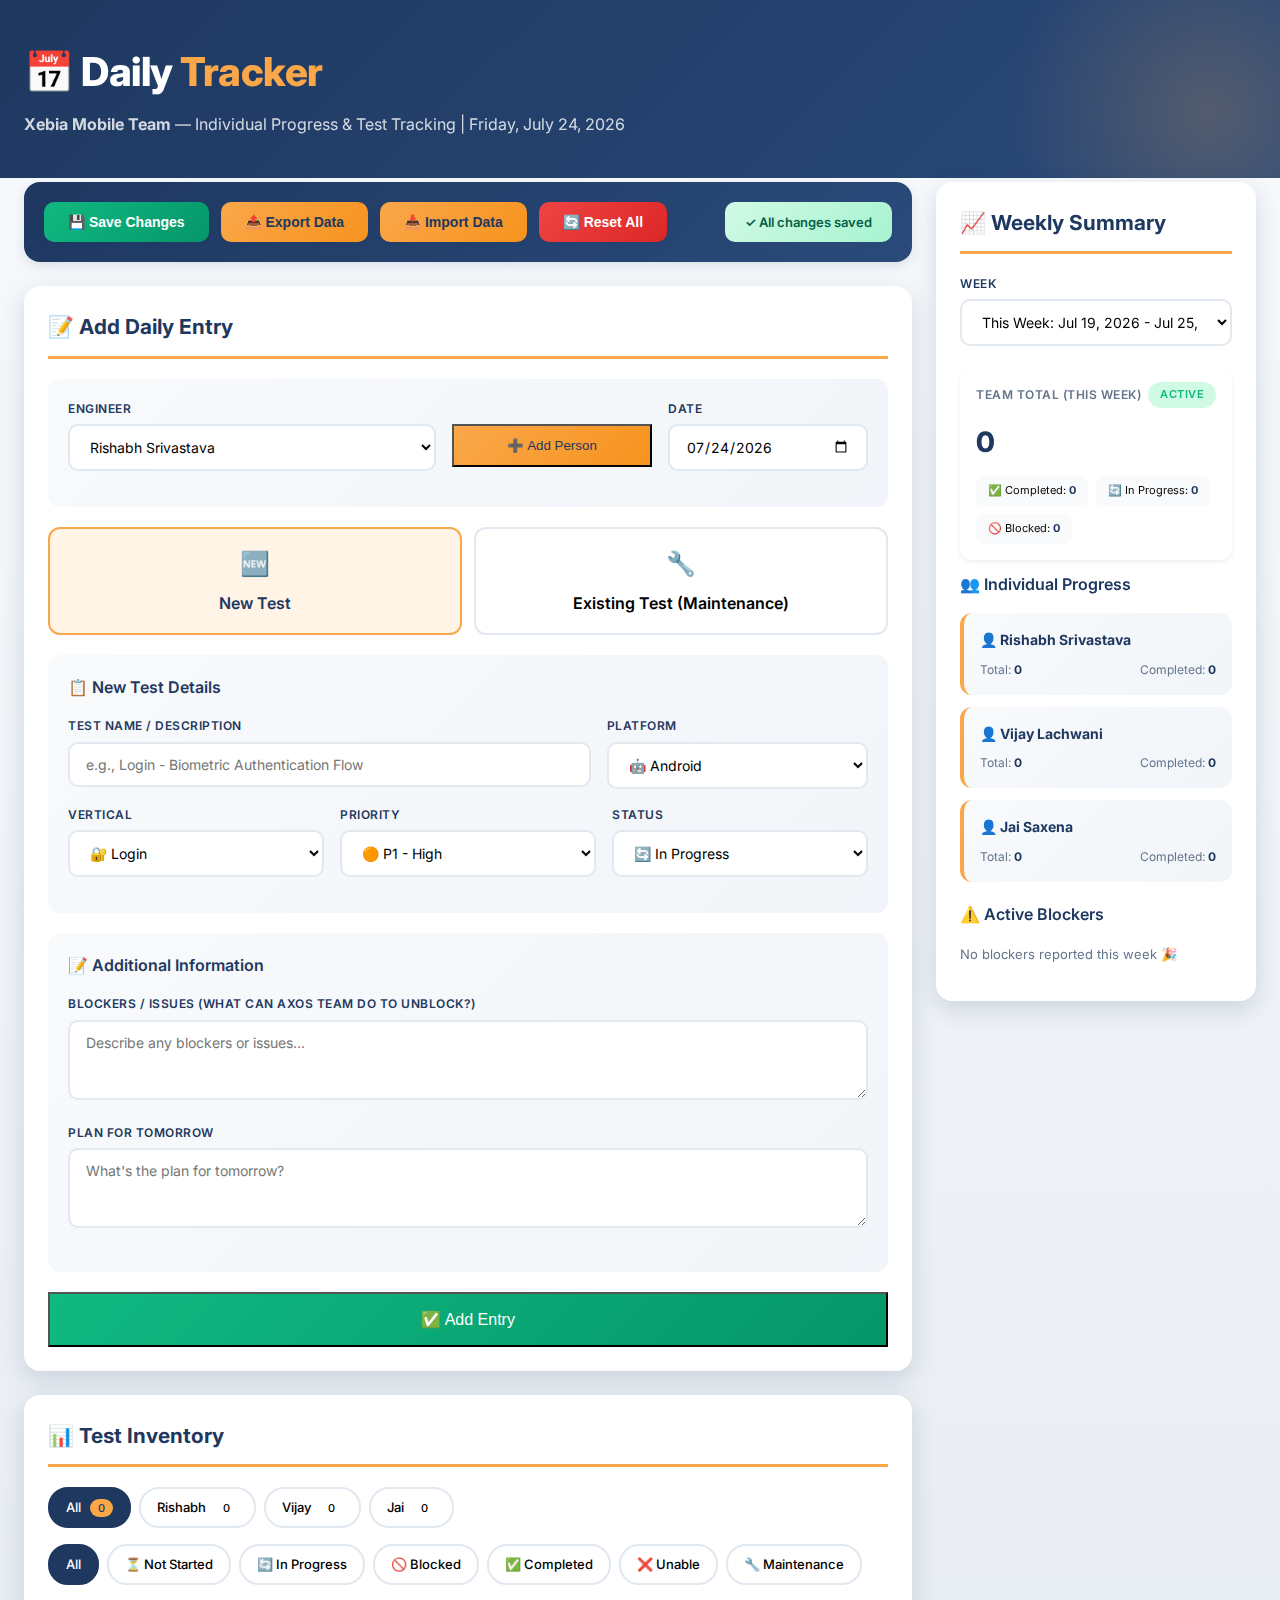
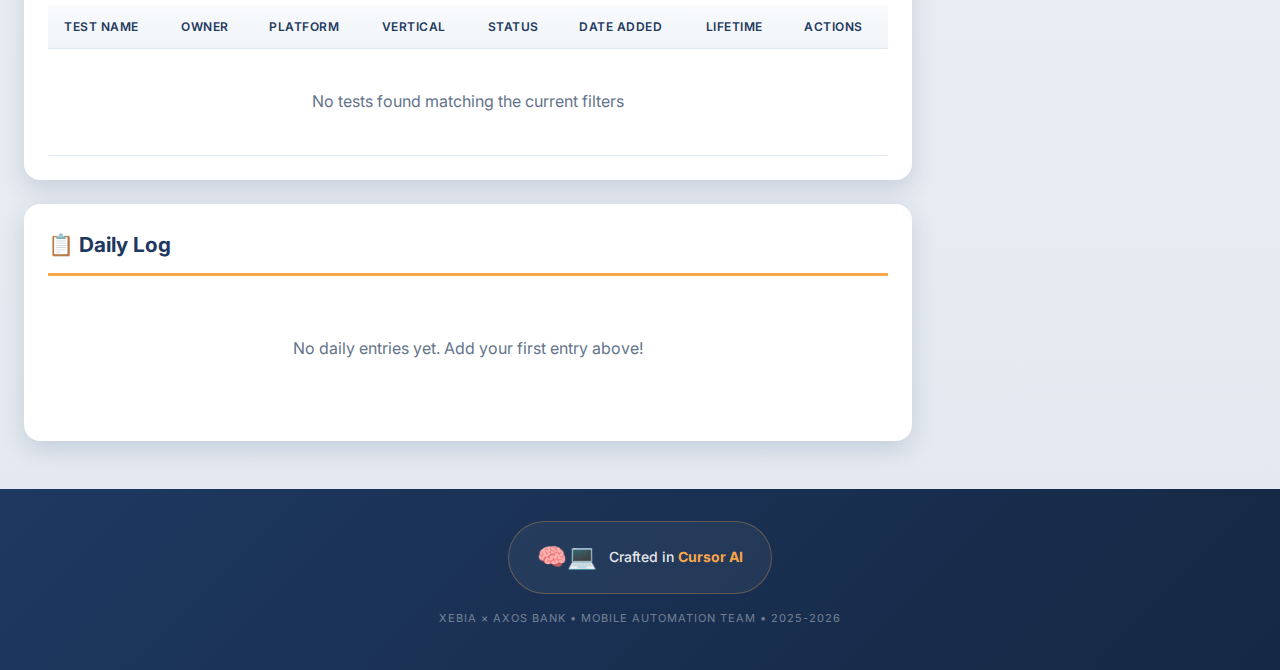
<file: mobile-daily-tracker.html>
<!DOCTYPE html>
<html lang="en">
<head>
    <meta charset="UTF-8">
    <title>Mobile Daily Tracker - Xebia</title>
    <link href="https://fonts.googleapis.com/css2?family=Inter:wght@300;400;500;600;700;800&display=swap" rel="stylesheet">
    <style>
        :root {
            --axos-orange: #FAA74A;
            --axos-orange-light: #FFF4E6;
            --axos-orange-dark: #E8922E;
            --axos-navy: #1E3860;
            --axos-navy-light: #2A4A7A;
            --axos-navy-dark: #152844;
            --android-green: #3ddc84;
            --ios-black: #000000;
            --gradient-orange: linear-gradient(135deg, #FAA74A 0%, #F7931E 100%);
            --gradient-navy: linear-gradient(135deg, #1E3860 0%, #2A4A7A 100%);
            --shadow-sm: 0 2px 4px rgba(30, 56, 96, 0.08);
            --shadow-md: 0 4px 12px rgba(30, 56, 96, 0.12);
            --shadow-lg: 0 8px 24px rgba(30, 56, 96, 0.16);
            --shadow-glow: 0 0 20px rgba(250, 167, 74, 0.3);
            
            /* Status colors */
            --status-not-started: #94a3b8;
            --status-in-progress: #3b82f6;
            --status-blocked: #ef4444;
            --status-completed: #10b981;
            --status-unable: #8b5cf6;
            --status-maintenance: #f59e0b;
        }
        
        * { box-sizing: border-box; }
        
        body { 
            font-family: 'Inter', -apple-system, BlinkMacSystemFont, 'Segoe UI', Roboto, sans-serif; 
            padding: 0; 
            margin: 0; 
            line-height: 1.6; 
            background: linear-gradient(180deg, #f8fafc 0%, #e2e8f0 100%);
            min-height: 100vh;
        }
        
        .page-header {
            background: var(--gradient-navy);
            padding: 40px 24px;
            margin-bottom: 0;
            position: relative;
            overflow: hidden;
        }
        
        .page-header::before {
            content: '';
            position: absolute;
            top: -50%;
            right: -10%;
            width: 400px;
            height: 400px;
            background: radial-gradient(circle, rgba(250, 167, 74, 0.2) 0%, transparent 70%);
            border-radius: 50%;
        }
        
        .page-header h1 {
            color: white;
            margin: 0;
            font-size: 2.5rem;
            font-weight: 800;
            letter-spacing: -0.5px;
            position: relative;
            z-index: 1;
        }
        
        .page-header h1 span {
            color: var(--axos-orange);
        }
        
        .page-header p {
            color: rgba(255,255,255,0.8);
            margin: 8px 0 0 0;
            font-size: 1rem;
            position: relative;
            z-index: 1;
        }
        
        .main-layout {
            display: flex;
            gap: 24px;
            padding: 24px;
            margin-top: -20px;
        }
        
        .main-content {
            flex: 1;
            min-width: 0;
        }
        
        .sidebar {
            width: 320px;
            flex-shrink: 0;
        }
        
        .container { 
            background: white; 
            padding: 24px; 
            border-radius: 16px; 
            box-shadow: var(--shadow-lg);
            margin-bottom: 24px;
        }
        
        h2 { 
            color: var(--axos-navy); 
            font-size: 1.3rem; 
            font-weight: 700; 
            display: flex; 
            align-items: center; 
            gap: 12px;
            padding-bottom: 12px;
            border-bottom: 3px solid var(--axos-orange);
            margin: 0 0 20px 0;
        }
        
        h3 { 
            color: var(--axos-navy);
            font-size: 1rem; 
            font-weight: 600; 
            margin: 0 0 16px 0;
        }
        
        /* Controls */
        .controls { 
            display: flex; 
            gap: 12px; 
            padding: 20px;
            background: linear-gradient(135deg, var(--axos-navy) 0%, var(--axos-navy-light) 100%);
            border-radius: 16px;
            flex-wrap: wrap;
            align-items: center;
            box-shadow: var(--shadow-md);
            margin-bottom: 24px;
        }
        
        .controls button {
            padding: 12px 24px;
            border: none;
            border-radius: 10px;
            cursor: pointer;
            font-weight: 600;
            font-size: 14px;
            transition: all 0.3s ease;
            box-shadow: var(--shadow-sm);
        }
        
        .controls button:hover {
            transform: translateY(-2px);
            box-shadow: var(--shadow-md);
        }
        
        .btn-primary { background: var(--gradient-orange); color: var(--axos-navy); }
        .btn-success { background: linear-gradient(135deg, #10b981 0%, #059669 100%); color: white; }
        .btn-warning { background: var(--gradient-orange); color: var(--axos-navy); }
        .btn-danger { background: linear-gradient(135deg, #ef4444 0%, #dc2626 100%); color: white; }
        
        .save-status {
            padding: 10px 20px;
            border-radius: 10px;
            font-size: 13px;
            font-weight: 600;
            margin-left: auto;
        }
        .save-status.saved { background: linear-gradient(135deg, #d1fae5 0%, #a7f3d0 100%); color: #065f46; }
        .save-status.unsaved { background: linear-gradient(135deg, #fee2e2 0%, #fecaca 100%); color: #991b1b; }
        
        /* Form Styles */
        .form-section {
            background: linear-gradient(135deg, #f8fafc 0%, #f1f5f9 100%);
            border-radius: 12px;
            padding: 20px;
            margin-bottom: 20px;
        }
        
        .form-row {
            display: flex;
            gap: 16px;
            margin-bottom: 16px;
            flex-wrap: wrap;
        }
        
        .form-group {
            flex: 1;
            min-width: 200px;
        }
        
        .form-group label {
            display: block;
            font-size: 12px;
            font-weight: 600;
            color: var(--axos-navy);
            margin-bottom: 6px;
            text-transform: uppercase;
            letter-spacing: 0.5px;
        }
        
        .form-group input,
        .form-group select,
        .form-group textarea {
            width: 100%;
            padding: 12px 16px;
            border: 2px solid #e2e8f0;
            border-radius: 10px;
            font-size: 14px;
            font-family: inherit;
            transition: all 0.2s ease;
            background: white;
        }
        
        .form-group input:focus,
        .form-group select:focus,
        .form-group textarea:focus {
            outline: none;
            border-color: var(--axos-orange);
            box-shadow: var(--shadow-glow);
        }
        
        .form-group textarea {
            resize: vertical;
            min-height: 80px;
        }
        
        /* Entry Type Toggle */
        .entry-type-toggle {
            display: flex;
            gap: 12px;
            margin-bottom: 20px;
        }
        
        .toggle-btn {
            flex: 1;
            padding: 16px;
            border: 2px solid #e2e8f0;
            border-radius: 12px;
            background: white;
            cursor: pointer;
            text-align: center;
            transition: all 0.3s ease;
            font-weight: 600;
        }
        
        .toggle-btn:hover {
            border-color: var(--axos-orange);
        }
        
        .toggle-btn.active {
            border-color: var(--axos-orange);
            background: var(--axos-orange-light);
            color: var(--axos-navy);
        }
        
        .toggle-btn .icon {
            font-size: 24px;
            display: block;
            margin-bottom: 8px;
        }
        
        /* Search Input */
        .search-container {
            position: relative;
            margin-bottom: 16px;
        }
        
        .search-container input {
            width: 100%;
            padding: 12px 16px 12px 44px;
            border: 2px solid #e2e8f0;
            border-radius: 10px;
            font-size: 14px;
        }
        
        .search-container::before {
            content: '🔍';
            position: absolute;
            left: 16px;
            top: 50%;
            transform: translateY(-50%);
            font-size: 16px;
        }
        
        .search-results {
            max-height: 200px;
            overflow-y: auto;
            border: 2px solid #e2e8f0;
            border-radius: 10px;
            background: white;
            display: none;
        }
        
        .search-results.show {
            display: block;
        }
        
        .search-result-item {
            padding: 12px 16px;
            cursor: pointer;
            border-bottom: 1px solid #f1f5f9;
            transition: background 0.2s;
        }
        
        .search-result-item:hover {
            background: var(--axos-orange-light);
        }
        
        .search-result-item:last-child {
            border-bottom: none;
        }
        
        .search-result-item .test-name {
            font-weight: 600;
            color: var(--axos-navy);
        }
        
        .search-result-item .test-meta {
            font-size: 12px;
            color: #64748b;
            margin-top: 4px;
        }
        
        /* Status Badge */
        .status-badge {
            display: inline-block;
            padding: 4px 12px;
            border-radius: 20px;
            font-size: 11px;
            font-weight: 600;
            text-transform: uppercase;
            letter-spacing: 0.5px;
        }
        
        .status-not-started { background: #f1f5f9; color: var(--status-not-started); }
        .status-in-progress { background: #dbeafe; color: var(--status-in-progress); }
        .status-blocked { background: #fee2e2; color: var(--status-blocked); }
        .status-completed { background: #d1fae5; color: var(--status-completed); }
        .status-unable { background: #ede9fe; color: var(--status-unable); }
        .status-maintenance { background: #fef3c7; color: var(--status-maintenance); }
        
        /* Test List Table */
        .test-list-container {
            overflow-x: auto;
            margin-top: 20px;
        }
        
        .test-list {
            width: 100%;
            border-collapse: collapse;
        }
        
        .test-list th,
        .test-list td {
            padding: 12px 16px;
            text-align: left;
            border-bottom: 1px solid #e2e8f0;
        }
        
        .test-list th {
            background: linear-gradient(180deg, #f8fafc 0%, #f1f5f9 100%);
            font-weight: 600;
            color: var(--axos-navy);
            font-size: 12px;
            text-transform: uppercase;
            letter-spacing: 0.5px;
            position: sticky;
            top: 0;
        }
        
        .test-list tr:hover {
            background: #f8fafc;
        }
        
        .test-list .duplicate-indicator {
            background: #fef3c7;
            color: #92400e;
            font-size: 10px;
            padding: 2px 8px;
            border-radius: 10px;
            margin-left: 8px;
        }
        
        .test-list .lifetime {
            font-size: 12px;
            color: #64748b;
        }
        
        .test-list .lifetime.old {
            color: #ef4444;
            font-weight: 600;
        }
        
        /* Person filter tabs */
        .person-tabs {
            display: flex;
            gap: 8px;
            margin-bottom: 16px;
            flex-wrap: wrap;
        }
        
        .person-tab {
            padding: 8px 16px;
            border: 2px solid #e2e8f0;
            border-radius: 20px;
            background: white;
            cursor: pointer;
            font-size: 13px;
            font-weight: 500;
            transition: all 0.2s;
        }
        
        .person-tab:hover {
            border-color: var(--axos-orange);
        }
        
        .person-tab.active {
            background: var(--axos-navy);
            color: white;
            border-color: var(--axos-navy);
        }
        
        .person-tab .count {
            background: rgba(255,255,255,0.2);
            padding: 2px 8px;
            border-radius: 10px;
            margin-left: 6px;
            font-size: 11px;
        }
        
        .person-tab.active .count {
            background: var(--axos-orange);
            color: var(--axos-navy);
        }
        
        /* Sidebar Stats */
        .stat-card {
            background: white;
            border-radius: 12px;
            padding: 16px;
            margin-bottom: 12px;
            box-shadow: var(--shadow-sm);
            transition: all 0.3s ease;
        }
        
        .stat-card:hover {
            transform: translateY(-2px);
            box-shadow: var(--shadow-md);
        }
        
        .stat-card .stat-header {
            display: flex;
            justify-content: space-between;
            align-items: center;
            margin-bottom: 12px;
        }
        
        .stat-card .stat-title {
            font-size: 12px;
            font-weight: 600;
            color: #64748b;
            text-transform: uppercase;
            letter-spacing: 0.5px;
        }
        
        .stat-card .stat-value {
            font-size: 28px;
            font-weight: 800;
            color: var(--axos-navy);
        }
        
        .stat-card .stat-breakdown {
            display: flex;
            gap: 8px;
            flex-wrap: wrap;
            margin-top: 12px;
        }
        
        .stat-card .mini-stat {
            background: #f8fafc;
            padding: 6px 12px;
            border-radius: 8px;
            font-size: 11px;
        }
        
        .stat-card .mini-stat strong {
            color: var(--axos-navy);
        }
        
        /* Person Summary Card */
        .person-summary {
            background: linear-gradient(135deg, #f8fafc 0%, #f1f5f9 100%);
            border-radius: 12px;
            padding: 16px;
            margin-bottom: 12px;
            border-left: 4px solid var(--axos-orange);
        }
        
        .person-summary .name {
            font-weight: 700;
            color: var(--axos-navy);
            font-size: 14px;
            margin-bottom: 8px;
        }
        
        .person-summary .stats-row {
            display: flex;
            justify-content: space-between;
            font-size: 12px;
            color: #64748b;
        }
        
        .person-summary .stats-row strong {
            color: var(--axos-navy);
        }
        
        /* Daily Entry Card */
        .daily-entry-card {
            background: white;
            border-radius: 12px;
            padding: 16px;
            margin-bottom: 12px;
            border-left: 4px solid var(--axos-orange);
            box-shadow: var(--shadow-sm);
        }
        
        .daily-entry-card .entry-header {
            display: flex;
            justify-content: space-between;
            align-items: center;
            margin-bottom: 12px;
        }
        
        .daily-entry-card .entry-date {
            font-weight: 700;
            color: var(--axos-navy);
        }
        
        .daily-entry-card .entry-person {
            font-size: 12px;
            color: #64748b;
        }
        
        .daily-entry-card .entry-content {
            font-size: 13px;
            color: #475569;
        }
        
        .daily-entry-card .entry-content strong {
            color: var(--axos-navy);
        }
        
        /* Add Person Modal */
        .modal-overlay {
            position: fixed;
            top: 0;
            left: 0;
            right: 0;
            bottom: 0;
            background: rgba(0,0,0,0.5);
            display: flex;
            align-items: center;
            justify-content: center;
            z-index: 1000;
            opacity: 0;
            visibility: hidden;
            transition: all 0.3s ease;
        }
        
        .modal-overlay.show {
            opacity: 1;
            visibility: visible;
        }
        
        .modal {
            background: white;
            border-radius: 16px;
            padding: 24px;
            width: 400px;
            max-width: 90%;
            box-shadow: var(--shadow-lg);
            transform: translateY(-20px);
            transition: transform 0.3s ease;
        }
        
        .modal-overlay.show .modal {
            transform: translateY(0);
        }
        
        .modal h3 {
            margin-top: 0;
        }
        
        .modal-actions {
            display: flex;
            gap: 12px;
            margin-top: 20px;
        }
        
        .modal-actions button {
            flex: 1;
            padding: 12px;
            border: none;
            border-radius: 10px;
            cursor: pointer;
            font-weight: 600;
        }
        
        /* Action buttons in table */
        .action-btn {
            padding: 6px 12px;
            border: none;
            border-radius: 6px;
            cursor: pointer;
            font-size: 12px;
            transition: all 0.2s;
        }
        
        .action-btn.edit {
            background: #dbeafe;
            color: #1d4ed8;
        }
        
        .action-btn.delete {
            background: #fee2e2;
            color: #dc2626;
        }
        
        .action-btn:hover {
            transform: scale(1.05);
        }
        
        /* Scrollbar */
        ::-webkit-scrollbar {
            width: 8px;
            height: 8px;
        }
        
        ::-webkit-scrollbar-track {
            background: #f1f5f9;
            border-radius: 4px;
        }
        
        ::-webkit-scrollbar-thumb {
            background: var(--axos-navy);
            border-radius: 4px;
        }
        
        /* Hidden file input */
        #fileInput {
            display: none;
        }
        
        /* Date picker styling */
        input[type="date"] {
            cursor: pointer;
        }
        
        /* Platform badges */
        .platform-badge {
            display: inline-flex;
            align-items: center;
            gap: 4px;
            padding: 4px 10px;
            border-radius: 12px;
            font-size: 11px;
            font-weight: 600;
        }
        
        .platform-badge.android {
            background: #d1fae5;
            color: #065f46;
        }
        
        .platform-badge.ios {
            background: #f1f5f9;
            color: #1e293b;
        }
        
        /* Responsive */
        @media (max-width: 1200px) {
            .main-layout {
                flex-direction: column;
            }
            .sidebar {
                width: 100%;
            }
        }
        
        /* Animations */
        @keyframes fadeIn {
            from { opacity: 0; transform: translateY(10px); }
            to { opacity: 1; transform: translateY(0); }
        }
        
        .container {
            animation: fadeIn 0.5s ease-out forwards;
        }
    </style>
</head>
<body>

<div class="page-header">
    <h1>📅 Daily <span>Tracker</span></h1>
    <p><strong>Xebia Mobile Team</strong> — Individual Progress & Test Tracking | <span id="currentDate"></span></p>
</div>

<div class="main-layout">
    <!-- Main Content -->
    <div class="main-content">
        <!-- Controls -->
        <div class="controls">
            <button class="btn-success" onclick="saveData()">💾 Save Changes</button>
            <button class="btn-primary" onclick="exportData()">📤 Export Data</button>
            <button class="btn-warning" onclick="importData()">📥 Import Data</button>
            <button class="btn-danger" onclick="resetData()">🔄 Reset All</button>
            <span id="saveStatus" class="save-status saved">✓ All changes saved</span>
        </div>
        
        <!-- Daily Entry Form -->
        <div class="container">
            <h2>📝 Add Daily Entry</h2>
            
            <!-- Select Person -->
            <div class="form-section">
                <div class="form-row">
                    <div class="form-group" style="flex: 2;">
                        <label>Engineer</label>
                        <select id="selectedPerson" onchange="updatePersonSelection()">
                            <!-- Options populated by JS -->
                        </select>
                    </div>
                    <div class="form-group" style="flex: 1;">
                        <label>&nbsp;</label>
                        <button class="btn-primary" style="width: 100%; padding: 12px;" onclick="showAddPersonModal()">
                            ➕ Add Person
                        </button>
                    </div>
                    <div class="form-group" style="flex: 1;">
                        <label>Date</label>
                        <input type="date" id="entryDate" value="">
                    </div>
                </div>
            </div>
            
            <!-- Entry Type Toggle -->
            <div class="entry-type-toggle">
                <div class="toggle-btn active" id="toggleNew" onclick="setEntryType('new')">
                    <span class="icon">🆕</span>
                    New Test
                </div>
                <div class="toggle-btn" id="toggleExisting" onclick="setEntryType('existing')">
                    <span class="icon">🔧</span>
                    Existing Test (Maintenance)
                </div>
            </div>
            
            <!-- New Test Form -->
            <div id="newTestForm" class="form-section">
                <h3>📋 New Test Details</h3>
                <div class="form-row">
                    <div class="form-group" style="flex: 2;">
                        <label>Test Name / Description</label>
                        <input type="text" id="testName" placeholder="e.g., Login - Biometric Authentication Flow">
                    </div>
                    <div class="form-group" style="flex: 1;">
                        <label>Platform</label>
                        <select id="testPlatform">
                            <option value="android">🤖 Android</option>
                            <option value="ios">🍎 iOS</option>
                            <option value="both">📱 Both</option>
                        </select>
                    </div>
                </div>
                <div class="form-row">
                    <div class="form-group" style="flex: 1;">
                        <label>Vertical</label>
                        <select id="testVertical">
                            <option value="login">🔐 Login</option>
                            <option value="registration">📝 Registration</option>
                            <option value="home">🏠 Home</option>
                            <option value="bank">🏦 Bank</option>
                            <option value="borrow">💳 Borrow</option>
                            <option value="invest">📈 Invest</option>
                            <option value="plan">📋 Plan</option>
                            <option value="mega-menu">☰ Mega Menu</option>
                            <option value="evo-chat">💬 Evo Chat</option>
                            <option value="other">📌 Other</option>
                        </select>
                    </div>
                    <div class="form-group" style="flex: 1;">
                        <label>Priority</label>
                        <select id="testPriority">
                            <option value="P0">🔴 P0 - Critical</option>
                            <option value="P1" selected>🟠 P1 - High</option>
                            <option value="P2">🔵 P2 - Medium</option>
                        </select>
                    </div>
                    <div class="form-group" style="flex: 1;">
                        <label>Status</label>
                        <select id="testStatus">
                            <option value="not-started">⏳ Not Started</option>
                            <option value="in-progress" selected>🔄 In Progress</option>
                            <option value="blocked">🚫 Blocked</option>
                            <option value="completed">✅ Completed</option>
                            <option value="unable">❌ Unable to Automate</option>
                        </select>
                    </div>
                </div>
            </div>
            
            <!-- Existing Test Form (for Maintenance) -->
            <div id="existingTestForm" class="form-section" style="display: none;">
                <h3>🔧 Select Existing Test for Maintenance</h3>
                <div class="search-container">
                    <input type="text" id="existingTestSearch" placeholder="Search existing tests..." oninput="filterExistingTests()">
                </div>
                <div class="search-results" id="searchResults">
                    <!-- Populated by JS -->
                </div>
                <input type="hidden" id="selectedExistingTestId">
                <div id="selectedTestDisplay" style="margin-top: 16px; padding: 16px; background: var(--axos-orange-light); border-radius: 10px; display: none;">
                    <strong>Selected:</strong> <span id="selectedTestName"></span>
                </div>
            </div>
            
            <!-- Blockers / Notes -->
            <div class="form-section">
                <h3>📝 Additional Information</h3>
                <div class="form-row">
                    <div class="form-group">
                        <label>Blockers / Issues (What can Axos team do to unblock?)</label>
                        <textarea id="blockers" placeholder="Describe any blockers or issues..."></textarea>
                    </div>
                </div>
                <div class="form-row">
                    <div class="form-group">
                        <label>Plan for Tomorrow</label>
                        <textarea id="tomorrowPlan" placeholder="What's the plan for tomorrow?"></textarea>
                    </div>
                </div>
            </div>
            
            <!-- Submit Button -->
            <button class="btn-success" style="width: 100%; padding: 16px; font-size: 16px;" onclick="addEntry()">
                ✅ Add Entry
            </button>
        </div>
        
        <!-- Test List -->
        <div class="container">
            <h2>📊 Test Inventory</h2>
            
            <!-- Filter Tabs -->
            <div class="person-tabs" id="personTabs">
                <div class="person-tab active" data-filter="all" onclick="filterByPerson('all')">
                    All <span class="count" id="countAll">0</span>
                </div>
                <!-- Person tabs populated by JS -->
            </div>
            
            <!-- Status Filter -->
            <div class="person-tabs" style="margin-bottom: 16px;">
                <div class="person-tab active" data-status="all" onclick="filterByStatus('all')">All</div>
                <div class="person-tab" data-status="not-started" onclick="filterByStatus('not-started')">⏳ Not Started</div>
                <div class="person-tab" data-status="in-progress" onclick="filterByStatus('in-progress')">🔄 In Progress</div>
                <div class="person-tab" data-status="blocked" onclick="filterByStatus('blocked')">🚫 Blocked</div>
                <div class="person-tab" data-status="completed" onclick="filterByStatus('completed')">✅ Completed</div>
                <div class="person-tab" data-status="unable" onclick="filterByStatus('unable')">❌ Unable</div>
                <div class="person-tab" data-status="maintenance" onclick="filterByStatus('maintenance')">🔧 Maintenance</div>
            </div>
            
            <!-- Test List Table -->
            <div class="test-list-container" style="max-height: 500px; overflow-y: auto;">
                <table class="test-list" id="testListTable">
                    <thead>
                        <tr>
                            <th>Test Name</th>
                            <th>Owner</th>
                            <th>Platform</th>
                            <th>Vertical</th>
                            <th>Status</th>
                            <th>Date Added</th>
                            <th>Lifetime</th>
                            <th>Actions</th>
                        </tr>
                    </thead>
                    <tbody id="testListBody">
                        <!-- Populated by JS -->
                    </tbody>
                </table>
            </div>
        </div>
        
        <!-- Daily Entries Log -->
        <div class="container">
            <h2>📋 Daily Log</h2>
            <div id="dailyEntriesLog">
                <!-- Populated by JS -->
            </div>
        </div>
    </div>
    
    <!-- Sidebar -->
    <div class="sidebar">
        <div class="container" style="position: sticky; top: 24px;">
            <h2>📈 Weekly Summary</h2>
            
            <!-- Week Selector -->
            <div class="form-group" style="margin-bottom: 20px;">
                <label>Week</label>
                <select id="weekSelector" onchange="updateWeeklySummary()">
                    <!-- Populated by JS -->
                </select>
            </div>
            
            <!-- Team Stats -->
            <div class="stat-card">
                <div class="stat-header">
                    <span class="stat-title">Team Total (This Week)</span>
                    <span class="status-badge status-completed">Active</span>
                </div>
                <div class="stat-value" id="teamWeeklyTotal">0</div>
                <div class="stat-breakdown">
                    <div class="mini-stat">✅ Completed: <strong id="teamCompleted">0</strong></div>
                    <div class="mini-stat">🔄 In Progress: <strong id="teamInProgress">0</strong></div>
                    <div class="mini-stat">🚫 Blocked: <strong id="teamBlocked">0</strong></div>
                </div>
            </div>
            
            <!-- Individual Stats -->
            <h3>👥 Individual Progress</h3>
            <div id="individualStats">
                <!-- Populated by JS -->
            </div>
            
            <!-- Blockers Summary -->
            <h3 style="margin-top: 20px;">⚠️ Active Blockers</h3>
            <div id="blockersSummary">
                <p style="color: #64748b; font-size: 13px;">No blockers reported</p>
            </div>
        </div>
    </div>
</div>

<!-- Add Person Modal -->
<div class="modal-overlay" id="addPersonModal">
    <div class="modal">
        <h3>➕ Add New Team Member</h3>
        <div class="form-group">
            <label>Full Name</label>
            <input type="text" id="newPersonName" placeholder="e.g., John Doe">
        </div>
        <div class="modal-actions">
            <button class="btn-danger" onclick="hideAddPersonModal()">Cancel</button>
            <button class="btn-success" onclick="addNewPerson()">Add Person</button>
        </div>
    </div>
</div>

<!-- Export Modal -->
<div class="modal-overlay" id="exportModal">
    <div class="modal" style="width: 700px;">
        <h3>📤 Export Data</h3>
        <div id="exportStatus" style="padding: 12px; border-radius: 8px; margin-bottom: 16px; background: #d1fae5; color: #065f46;">
            📋 Copy the data below and save it to a .json file
        </div>
        <textarea id="exportTextarea" readonly style="width: 100%; height: 300px; padding: 12px; border: 2px solid #e2e8f0; border-radius: 8px; font-family: monospace; font-size: 11px; resize: none; background: #f8fafc;"></textarea>
        <div class="modal-actions" style="margin-top: 16px;">
            <button class="btn-primary" onclick="copyExportData()">📋 Copy to Clipboard</button>
            <button class="btn-success" onclick="tryDownload()">💾 Download File</button>
            <button class="btn-danger" onclick="hideExportModal()">Close</button>
        </div>
        <p style="font-size: 11px; color: #64748b; margin-top: 12px; text-align: center;">
            💡 If download doesn't work (in iframe), copy the data and paste into a text file, save as .json
        </p>
    </div>
</div>

<!-- Hidden file input for import -->
<input type="file" id="fileInput" accept=".json" onchange="handleFileImport(event)">

<!-- Signature Footer -->
<footer style="
    background: linear-gradient(135deg, var(--axos-navy) 0%, var(--axos-navy-dark) 100%);
    padding: 32px 24px;
    text-align: center;
    position: relative;
    overflow: hidden;
">
    <div style="position: relative; z-index: 1;">
        <div style="
            display: inline-flex;
            align-items: center;
            gap: 12px;
            background: rgba(255,255,255,0.05);
            padding: 16px 28px;
            border-radius: 50px;
            border: 1px solid rgba(250, 167, 74, 0.3);
        ">
            <span style="font-size: 24px;">🧠💻</span>
            <span style="color: rgba(255,255,255,0.9); font-size: 14px; font-weight: 500;">
                Crafted in <span style="color: var(--axos-orange); font-weight: 700;">Cursor AI</span>
            </span>
        </div>
        <p style="color: rgba(255,255,255,0.4); font-size: 11px; margin-top: 16px; letter-spacing: 1px;">
            XEBIA × AXOS BANK • MOBILE AUTOMATION TEAM • 2025-2026
        </p>
    </div>
</footer>

<script>
    // =====================
    // DATA STRUCTURE
    // =====================
    let data = {
        people: [
            { id: 'rishabh', name: 'Rishabh Srivastava' },
            { id: 'vijay', name: 'Vijay Lachwani' },
            { id: 'jai', name: 'Jai Saxena' }
        ],
        tests: [],
        dailyEntries: [],
        lastUpdated: new Date().toISOString()
    };
    
    // Current filters
    let currentPersonFilter = 'all';
    let currentStatusFilter = 'all';
    let entryType = 'new';
    
    // =====================
    // INITIALIZATION
    // =====================
    document.addEventListener('DOMContentLoaded', function() {
        loadData();
        initializeUI();
        renderAll();
    });
    
    function initializeUI() {
        // Set current date
        const today = new Date();
        document.getElementById('currentDate').textContent = today.toLocaleDateString('en-US', { 
            weekday: 'long', 
            year: 'numeric', 
            month: 'long', 
            day: 'numeric' 
        });
        
        // Set default entry date
        document.getElementById('entryDate').value = today.toISOString().split('T')[0];
        
        // Populate dropdowns
        populatePeopleDropdown();
        populateWeekSelector();
    }
    
    // =====================
    // DATA MANAGEMENT
    // =====================
    function loadData() {
        const saved = localStorage.getItem('mobileDailyTracker');
        if (saved) {
            try {
                data = JSON.parse(saved);
            } catch (e) {
                console.error('Error loading data:', e);
            }
        }
    }
    
    function saveData() {
        data.lastUpdated = new Date().toISOString();
        localStorage.setItem('mobileDailyTracker', JSON.stringify(data));
        showSaveStatus(true);
        alert('✅ Data saved successfully!');
    }
    
    function showSaveStatus(saved) {
        const status = document.getElementById('saveStatus');
        if (saved) {
            status.className = 'save-status saved';
            status.textContent = '✓ All changes saved';
        } else {
            status.className = 'save-status unsaved';
            status.textContent = '⚠ Unsaved changes';
        }
    }
    
    function exportData() {
        const dataStr = JSON.stringify(data, null, 2);
        document.getElementById('exportTextarea').value = dataStr;
        document.getElementById('exportModal').classList.add('show');
    }
    
    function hideExportModal() {
        document.getElementById('exportModal').classList.remove('show');
    }
    
    function copyExportData() {
        const textarea = document.getElementById('exportTextarea');
        const statusEl = document.getElementById('exportStatus');
        
        // Select the text
        textarea.select();
        textarea.setSelectionRange(0, 99999); // For mobile
        
        try {
            // Try execCommand first (more reliable in iframes)
            const success = document.execCommand('copy');
            if (success) {
                statusEl.style.background = '#d1fae5';
                statusEl.style.color = '#065f46';
                statusEl.innerHTML = '✅ <strong>Copied to clipboard!</strong> Now paste into a text file and save as .json';
                return;
            }
        } catch(e) {}
        
        // Try modern clipboard API
        if (navigator.clipboard && navigator.clipboard.writeText) {
            navigator.clipboard.writeText(textarea.value).then(() => {
                statusEl.style.background = '#d1fae5';
                statusEl.style.color = '#065f46';
                statusEl.innerHTML = '✅ <strong>Copied to clipboard!</strong> Now paste into a text file and save as .json';
            }).catch(() => {
                statusEl.style.background = '#fef3c7';
                statusEl.style.color = '#92400e';
                statusEl.innerHTML = '⚠️ <strong>Copy failed.</strong> Please select all text manually (Ctrl+A) and copy (Ctrl+C)';
            });
        } else {
            statusEl.style.background = '#fef3c7';
            statusEl.style.color = '#92400e';
            statusEl.innerHTML = '⚠️ <strong>Copy not supported.</strong> Please select all text manually (Ctrl+A) and copy (Ctrl+C)';
        }
    }
    
    function tryDownload() {
        const dataStr = document.getElementById('exportTextarea').value;
        const statusEl = document.getElementById('exportStatus');
        
        try {
            const blob = new Blob([dataStr], { type: 'application/json' });
            const url = URL.createObjectURL(blob);
            const a = document.createElement('a');
            a.href = url;
            a.download = 'mobile-daily-tracker-' + new Date().toISOString().split('T')[0] + '.json';
            document.body.appendChild(a);
            a.click();
            document.body.removeChild(a);
            URL.revokeObjectURL(url);
            
            statusEl.style.background = '#d1fae5';
            statusEl.style.color = '#065f46';
            statusEl.innerHTML = '✅ <strong>Download started!</strong> Check your downloads folder.';
        } catch(e) {
            statusEl.style.background = '#fef3c7';
            statusEl.style.color = '#92400e';
            statusEl.innerHTML = '⚠️ <strong>Download blocked (iframe restriction).</strong> Use Copy to Clipboard instead.';
        }
    }
    
    function importData() {
        document.getElementById('fileInput').click();
    }
    
    function handleFileImport(event) {
        const file = event.target.files[0];
        if (file) {
            const reader = new FileReader();
            reader.onload = function(e) {
                try {
                    const imported = JSON.parse(e.target.result);
                    data = imported;
                    localStorage.setItem('mobileDailyTracker', JSON.stringify(data));
                    renderAll();
                    populatePeopleDropdown();
                    alert('✅ Data imported successfully!');
                } catch (err) {
                    alert('❌ Error importing data: Invalid JSON file');
                }
            };
            reader.readAsText(file);
        }
        event.target.value = '';
    }
    
    function resetData() {
        if (confirm('⚠️ Are you sure you want to reset all data? This cannot be undone.')) {
            localStorage.removeItem('mobileDailyTracker');
            data = {
                people: [
                    { id: 'rishabh', name: 'Rishabh Srivastava' },
                    { id: 'vijay', name: 'Vijay Lachwani' },
                    { id: 'jai', name: 'Jai Saxena' }
                ],
                tests: [],
                dailyEntries: [],
                lastUpdated: new Date().toISOString()
            };
            localStorage.setItem('mobileDailyTracker', JSON.stringify(data));
            renderAll();
            populatePeopleDropdown();
            alert('✅ Data reset successfully!');
        }
    }
    
    // =====================
    // PEOPLE MANAGEMENT
    // =====================
    function populatePeopleDropdown() {
        const select = document.getElementById('selectedPerson');
        select.innerHTML = data.people.map(p => 
            `<option value="${p.id}">${p.name}</option>`
        ).join('');
    }
    
    function showAddPersonModal() {
        document.getElementById('addPersonModal').classList.add('show');
        document.getElementById('newPersonName').focus();
    }
    
    function hideAddPersonModal() {
        document.getElementById('addPersonModal').classList.remove('show');
        document.getElementById('newPersonName').value = '';
    }
    
    function addNewPerson() {
        const name = document.getElementById('newPersonName').value.trim();
        if (!name) {
            alert('Please enter a name');
            return;
        }
        
        const id = name.toLowerCase().replace(/\s+/g, '-') + '-' + Date.now();
        data.people.push({ id, name });
        
        populatePeopleDropdown();
        document.getElementById('selectedPerson').value = id;
        hideAddPersonModal();
        showSaveStatus(false);
        renderPersonTabs();
    }
    
    // =====================
    // ENTRY TYPE TOGGLE
    // =====================
    function setEntryType(type) {
        entryType = type;
        
        document.getElementById('toggleNew').classList.toggle('active', type === 'new');
        document.getElementById('toggleExisting').classList.toggle('active', type === 'existing');
        
        document.getElementById('newTestForm').style.display = type === 'new' ? 'block' : 'none';
        document.getElementById('existingTestForm').style.display = type === 'existing' ? 'block' : 'none';
        
        // Reset selected existing test
        document.getElementById('selectedExistingTestId').value = '';
        document.getElementById('selectedTestDisplay').style.display = 'none';
    }
    
    // =====================
    // EXISTING TEST SEARCH
    // =====================
    function filterExistingTests() {
        const searchTerm = document.getElementById('existingTestSearch').value.toLowerCase();
        const resultsContainer = document.getElementById('searchResults');
        
        if (searchTerm.length < 2) {
            resultsContainer.classList.remove('show');
            return;
        }
        
        // Filter tests that are completed (eligible for maintenance)
        const eligibleTests = data.tests.filter(t => 
            t.status === 'completed' && 
            t.name.toLowerCase().includes(searchTerm)
        );
        
        if (eligibleTests.length === 0) {
            resultsContainer.innerHTML = '<div class="search-result-item">No matching tests found</div>';
        } else {
            resultsContainer.innerHTML = eligibleTests.map(t => `
                <div class="search-result-item" onclick="selectExistingTest('${t.id}')">
                    <div class="test-name">${t.name}</div>
                    <div class="test-meta">${getPersonName(t.ownerId)} • ${t.vertical} • ${t.platform}</div>
                </div>
            `).join('');
        }
        
        resultsContainer.classList.add('show');
    }
    
    function selectExistingTest(testId) {
        const test = data.tests.find(t => t.id === testId);
        if (test) {
            document.getElementById('selectedExistingTestId').value = testId;
            document.getElementById('selectedTestName').textContent = test.name;
            document.getElementById('selectedTestDisplay').style.display = 'block';
            document.getElementById('searchResults').classList.remove('show');
            document.getElementById('existingTestSearch').value = '';
        }
    }
    
    // =====================
    // ADD ENTRY
    // =====================
    function addEntry() {
        const personId = document.getElementById('selectedPerson').value;
        const entryDate = document.getElementById('entryDate').value;
        const blockers = document.getElementById('blockers').value.trim();
        const tomorrowPlan = document.getElementById('tomorrowPlan').value.trim();
        
        if (!personId || !entryDate) {
            alert('Please select a person and date');
            return;
        }
        
        let testEntry = null;
        
        if (entryType === 'new') {
            // New test entry
            const testName = document.getElementById('testName').value.trim();
            const platform = document.getElementById('testPlatform').value;
            const vertical = document.getElementById('testVertical').value;
            const priority = document.getElementById('testPriority').value;
            const status = document.getElementById('testStatus').value;
            
            if (!testName) {
                alert('Please enter a test name');
                return;
            }
            
            // Check for duplicates
            const isDuplicate = data.tests.some(t => 
                t.name.toLowerCase() === testName.toLowerCase() &&
                t.platform === platform
            );
            
            testEntry = {
                id: 'test-' + Date.now(),
                name: testName,
                platform,
                vertical,
                priority,
                status,
                ownerId: personId,
                dateAdded: entryDate,
                isDuplicate,
                history: [{
                    date: entryDate,
                    status,
                    updatedBy: personId
                }]
            };
            
            data.tests.push(testEntry);
            
            // Clear form
            document.getElementById('testName').value = '';
            
        } else {
            // Existing test (maintenance)
            const existingTestId = document.getElementById('selectedExistingTestId').value;
            
            if (!existingTestId) {
                alert('Please select an existing test');
                return;
            }
            
            const existingTest = data.tests.find(t => t.id === existingTestId);
            if (existingTest) {
                existingTest.status = 'maintenance';
                existingTest.history.push({
                    date: entryDate,
                    status: 'maintenance',
                    updatedBy: personId,
                    note: 'Maintenance update'
                });
                testEntry = existingTest;
            }
            
            // Clear selection
            document.getElementById('selectedExistingTestId').value = '';
            document.getElementById('selectedTestDisplay').style.display = 'none';
        }
        
        // Add daily entry
        const dailyEntry = {
            id: 'entry-' + Date.now(),
            date: entryDate,
            personId,
            testId: testEntry ? testEntry.id : null,
            blockers,
            tomorrowPlan,
            entryType,
            timestamp: new Date().toISOString()
        };
        
        data.dailyEntries.push(dailyEntry);
        
        // Clear blockers and plan
        document.getElementById('blockers').value = '';
        document.getElementById('tomorrowPlan').value = '';
        
        showSaveStatus(false);
        renderAll();
        
        alert('✅ Entry added successfully!');
    }
    
    // =====================
    // FILTERING
    // =====================
    function filterByPerson(personId) {
        currentPersonFilter = personId;
        
        // Update tab styles
        document.querySelectorAll('.person-tabs .person-tab[data-filter]').forEach(tab => {
            tab.classList.toggle('active', tab.dataset.filter === personId);
        });
        
        renderTestList();
    }
    
    function filterByStatus(status) {
        currentStatusFilter = status;
        
        // Update tab styles
        document.querySelectorAll('.person-tabs .person-tab[data-status]').forEach(tab => {
            tab.classList.toggle('active', tab.dataset.status === status);
        });
        
        renderTestList();
    }
    
    // =====================
    // RENDERING
    // =====================
    function renderAll() {
        renderPersonTabs();
        renderTestList();
        renderDailyEntries();
        updateWeeklySummary();
    }
    
    function renderPersonTabs() {
        const container = document.getElementById('personTabs');
        
        let html = `
            <div class="person-tab ${currentPersonFilter === 'all' ? 'active' : ''}" 
                 data-filter="all" onclick="filterByPerson('all')">
                All <span class="count" id="countAll">${data.tests.length}</span>
            </div>
        `;
        
        data.people.forEach(person => {
            const count = data.tests.filter(t => t.ownerId === person.id).length;
            html += `
                <div class="person-tab ${currentPersonFilter === person.id ? 'active' : ''}" 
                     data-filter="${person.id}" onclick="filterByPerson('${person.id}')">
                    ${person.name.split(' ')[0]} <span class="count">${count}</span>
                </div>
            `;
        });
        
        container.innerHTML = html;
    }
    
    function renderTestList() {
        const tbody = document.getElementById('testListBody');
        
        let filteredTests = data.tests;
        
        // Filter by person
        if (currentPersonFilter !== 'all') {
            filteredTests = filteredTests.filter(t => t.ownerId === currentPersonFilter);
        }
        
        // Filter by status
        if (currentStatusFilter !== 'all') {
            filteredTests = filteredTests.filter(t => t.status === currentStatusFilter);
        }
        
        // Sort by date (newest first)
        filteredTests.sort((a, b) => new Date(b.dateAdded) - new Date(a.dateAdded));
        
        if (filteredTests.length === 0) {
            tbody.innerHTML = `
                <tr>
                    <td colspan="8" style="text-align: center; padding: 40px; color: #64748b;">
                        No tests found matching the current filters
                    </td>
                </tr>
            `;
            return;
        }
        
        tbody.innerHTML = filteredTests.map(test => {
            const lifetime = calculateLifetime(test.dateAdded);
            const lifetimeClass = lifetime > 7 ? 'old' : '';
            
            return `
                <tr>
                    <td>
                        <strong>${test.name}</strong>
                        ${test.isDuplicate ? '<span class="duplicate-indicator">⚠️ Duplicate</span>' : ''}
                    </td>
                    <td>${getPersonName(test.ownerId)}</td>
                    <td>
                        <span class="platform-badge ${test.platform}">
                            ${getPlatformIcon(test.platform)} ${test.platform.toUpperCase()}
                        </span>
                    </td>
                    <td>${getVerticalEmoji(test.vertical)} ${capitalize(test.vertical)}</td>
                    <td>
                        <select onchange="updateTestStatus('${test.id}', this.value)" style="padding: 6px; border-radius: 6px; border: 1px solid #e2e8f0;">
                            <option value="not-started" ${test.status === 'not-started' ? 'selected' : ''}>⏳ Not Started</option>
                            <option value="in-progress" ${test.status === 'in-progress' ? 'selected' : ''}>🔄 In Progress</option>
                            <option value="blocked" ${test.status === 'blocked' ? 'selected' : ''}>🚫 Blocked</option>
                            <option value="completed" ${test.status === 'completed' ? 'selected' : ''}>✅ Completed</option>
                            <option value="unable" ${test.status === 'unable' ? 'selected' : ''}>❌ Unable</option>
                            <option value="maintenance" ${test.status === 'maintenance' ? 'selected' : ''}>🔧 Maintenance</option>
                        </select>
                    </td>
                    <td>${formatDate(test.dateAdded)}</td>
                    <td><span class="lifetime ${lifetimeClass}">${lifetime} days</span></td>
                    <td>
                        <button class="action-btn delete" onclick="deleteTest('${test.id}')">🗑️</button>
                    </td>
                </tr>
            `;
        }).join('');
    }
    
    function renderDailyEntries() {
        const container = document.getElementById('dailyEntriesLog');
        
        // Group entries by date
        const entriesByDate = {};
        data.dailyEntries.forEach(entry => {
            if (!entriesByDate[entry.date]) {
                entriesByDate[entry.date] = [];
            }
            entriesByDate[entry.date].push(entry);
        });
        
        // Sort dates (newest first)
        const sortedDates = Object.keys(entriesByDate).sort((a, b) => new Date(b) - new Date(a));
        
        if (sortedDates.length === 0) {
            container.innerHTML = '<p style="color: #64748b; text-align: center; padding: 40px;">No daily entries yet. Add your first entry above!</p>';
            return;
        }
        
        container.innerHTML = sortedDates.slice(0, 10).map(date => {
            const entries = entriesByDate[date];
            
            return `
                <div style="margin-bottom: 24px;">
                    <h3 style="color: var(--axos-navy); margin-bottom: 12px; padding-bottom: 8px; border-bottom: 2px solid #e2e8f0;">
                        📅 ${formatDate(date)}
                    </h3>
                    ${entries.map(entry => {
                        const test = data.tests.find(t => t.id === entry.testId);
                        return `
                            <div class="daily-entry-card">
                                <div class="entry-header">
                                    <span class="entry-person">👤 ${getPersonName(entry.personId)}</span>
                                    <span class="status-badge status-${entry.entryType === 'new' ? 'in-progress' : 'maintenance'}">
                                        ${entry.entryType === 'new' ? '🆕 New Test' : '🔧 Maintenance'}
                                    </span>
                                </div>
                                ${test ? `
                                    <div class="entry-content" style="margin-bottom: 8px;">
                                        <strong>Test:</strong> ${test.name}
                                        <span class="platform-badge ${test.platform}" style="margin-left: 8px;">
                                            ${getPlatformIcon(test.platform)} ${test.platform}
                                        </span>
                                    </div>
                                ` : ''}
                                ${entry.blockers ? `
                                    <div class="entry-content" style="margin-bottom: 8px; padding: 8px; background: #fee2e2; border-radius: 6px;">
                                        <strong>🚫 Blockers:</strong> ${entry.blockers}
                                    </div>
                                ` : ''}
                                ${entry.tomorrowPlan ? `
                                    <div class="entry-content" style="padding: 8px; background: #dbeafe; border-radius: 6px;">
                                        <strong>📋 Tomorrow:</strong> ${entry.tomorrowPlan}
                                    </div>
                                ` : ''}
                            </div>
                        `;
                    }).join('')}
                </div>
            `;
        }).join('');
    }
    
    // =====================
    // WEEKLY SUMMARY
    // =====================
    function populateWeekSelector() {
        const select = document.getElementById('weekSelector');
        const today = new Date();
        const weeks = [];
        
        // Generate last 8 weeks
        for (let i = 0; i < 8; i++) {
            const weekStart = new Date(today);
            weekStart.setDate(today.getDate() - today.getDay() - (i * 7));
            const weekEnd = new Date(weekStart);
            weekEnd.setDate(weekStart.getDate() + 6);
            
            const label = `${formatDate(weekStart.toISOString().split('T')[0])} - ${formatDate(weekEnd.toISOString().split('T')[0])}`;
            const value = weekStart.toISOString().split('T')[0];
            
            weeks.push({ label, value, start: weekStart, end: weekEnd });
        }
        
        select.innerHTML = weeks.map((w, i) => 
            `<option value="${w.value}" ${i === 0 ? 'selected' : ''}>${i === 0 ? 'This Week: ' : ''}${w.label}</option>`
        ).join('');
    }
    
    function updateWeeklySummary() {
        const weekStart = document.getElementById('weekSelector').value;
        const weekStartDate = new Date(weekStart);
        const weekEndDate = new Date(weekStartDate);
        weekEndDate.setDate(weekStartDate.getDate() + 6);
        
        // Filter tests added this week
        const weekTests = data.tests.filter(t => {
            const testDate = new Date(t.dateAdded);
            return testDate >= weekStartDate && testDate <= weekEndDate;
        });
        
        // Calculate team stats
        const completed = weekTests.filter(t => t.status === 'completed').length;
        const inProgress = weekTests.filter(t => t.status === 'in-progress').length;
        const blocked = weekTests.filter(t => t.status === 'blocked').length;
        
        document.getElementById('teamWeeklyTotal').textContent = weekTests.length;
        document.getElementById('teamCompleted').textContent = completed;
        document.getElementById('teamInProgress').textContent = inProgress;
        document.getElementById('teamBlocked').textContent = blocked;
        
        // Individual stats
        const individualStats = document.getElementById('individualStats');
        individualStats.innerHTML = data.people.map(person => {
            const personTests = weekTests.filter(t => t.ownerId === person.id);
            const personCompleted = personTests.filter(t => t.status === 'completed').length;
            
            return `
                <div class="person-summary">
                    <div class="name">👤 ${person.name}</div>
                    <div class="stats-row">
                        <span>Total: <strong>${personTests.length}</strong></span>
                        <span>Completed: <strong>${personCompleted}</strong></span>
                    </div>
                </div>
            `;
        }).join('');
        
        // Blockers summary
        const blockersContainer = document.getElementById('blockersSummary');
        const weekEntries = data.dailyEntries.filter(e => {
            const entryDate = new Date(e.date);
            return entryDate >= weekStartDate && entryDate <= weekEndDate && e.blockers;
        });
        
        if (weekEntries.length === 0) {
            blockersContainer.innerHTML = '<p style="color: #64748b; font-size: 13px;">No blockers reported this week 🎉</p>';
        } else {
            blockersContainer.innerHTML = weekEntries.map(e => `
                <div style="background: #fee2e2; padding: 12px; border-radius: 8px; margin-bottom: 8px; font-size: 13px;">
                    <strong>${getPersonName(e.personId)}</strong> (${formatDate(e.date)})<br>
                    ${e.blockers}
                </div>
            `).join('');
        }
    }
    
    // =====================
    // TEST OPERATIONS
    // =====================
    function updateTestStatus(testId, newStatus) {
        const test = data.tests.find(t => t.id === testId);
        if (test) {
            test.status = newStatus;
            test.history.push({
                date: new Date().toISOString().split('T')[0],
                status: newStatus,
                updatedBy: document.getElementById('selectedPerson').value
            });
            showSaveStatus(false);
            renderAll();
        }
    }
    
    function deleteTest(testId) {
        if (confirm('Are you sure you want to delete this test?')) {
            data.tests = data.tests.filter(t => t.id !== testId);
            data.dailyEntries = data.dailyEntries.filter(e => e.testId !== testId);
            showSaveStatus(false);
            renderAll();
        }
    }
    
    // =====================
    // UTILITY FUNCTIONS
    // =====================
    function getPersonName(personId) {
        const person = data.people.find(p => p.id === personId);
        return person ? person.name : 'Unknown';
    }
    
    function calculateLifetime(dateAdded) {
        const added = new Date(dateAdded);
        const today = new Date();
        const diffTime = Math.abs(today - added);
        return Math.ceil(diffTime / (1000 * 60 * 60 * 24));
    }
    
    function formatDate(dateStr) {
        const date = new Date(dateStr);
        return date.toLocaleDateString('en-US', { month: 'short', day: 'numeric', year: 'numeric' });
    }
    
    function capitalize(str) {
        return str.replace(/-/g, ' ').replace(/\b\w/g, l => l.toUpperCase());
    }
    
    function getPlatformIcon(platform) {
        const icons = {
            'android': '🤖',
            'ios': '🍎',
            'both': '📱'
        };
        return icons[platform] || '📱';
    }
    
    function getVerticalEmoji(vertical) {
        const emojis = {
            'login': '🔐',
            'registration': '📝',
            'home': '🏠',
            'bank': '🏦',
            'borrow': '💳',
            'invest': '📈',
            'plan': '📋',
            'mega-menu': '☰',
            'evo-chat': '💬',
            'other': '📌'
        };
        return emojis[vertical] || '📌';
    }
    
    function updatePersonSelection() {
        // Could add additional logic here if needed
    }
</script>

</body>
</html>
</file>
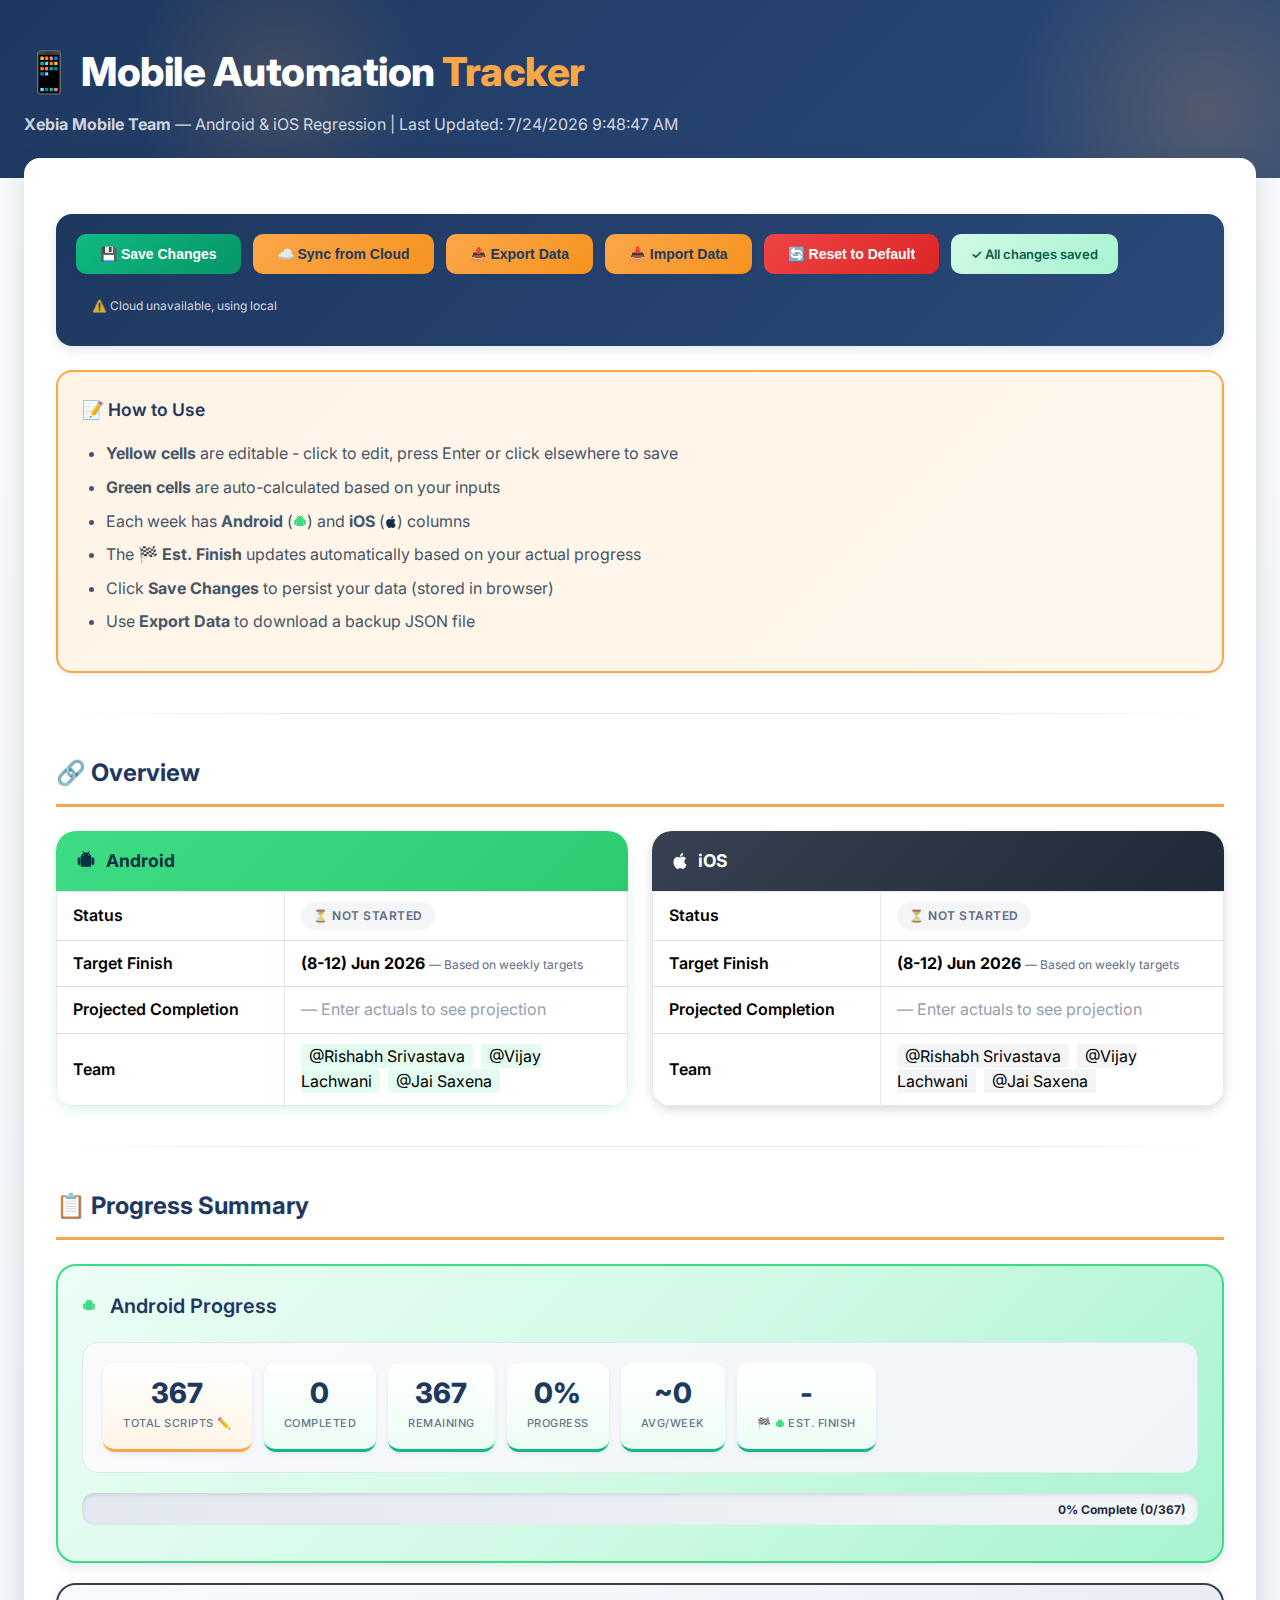
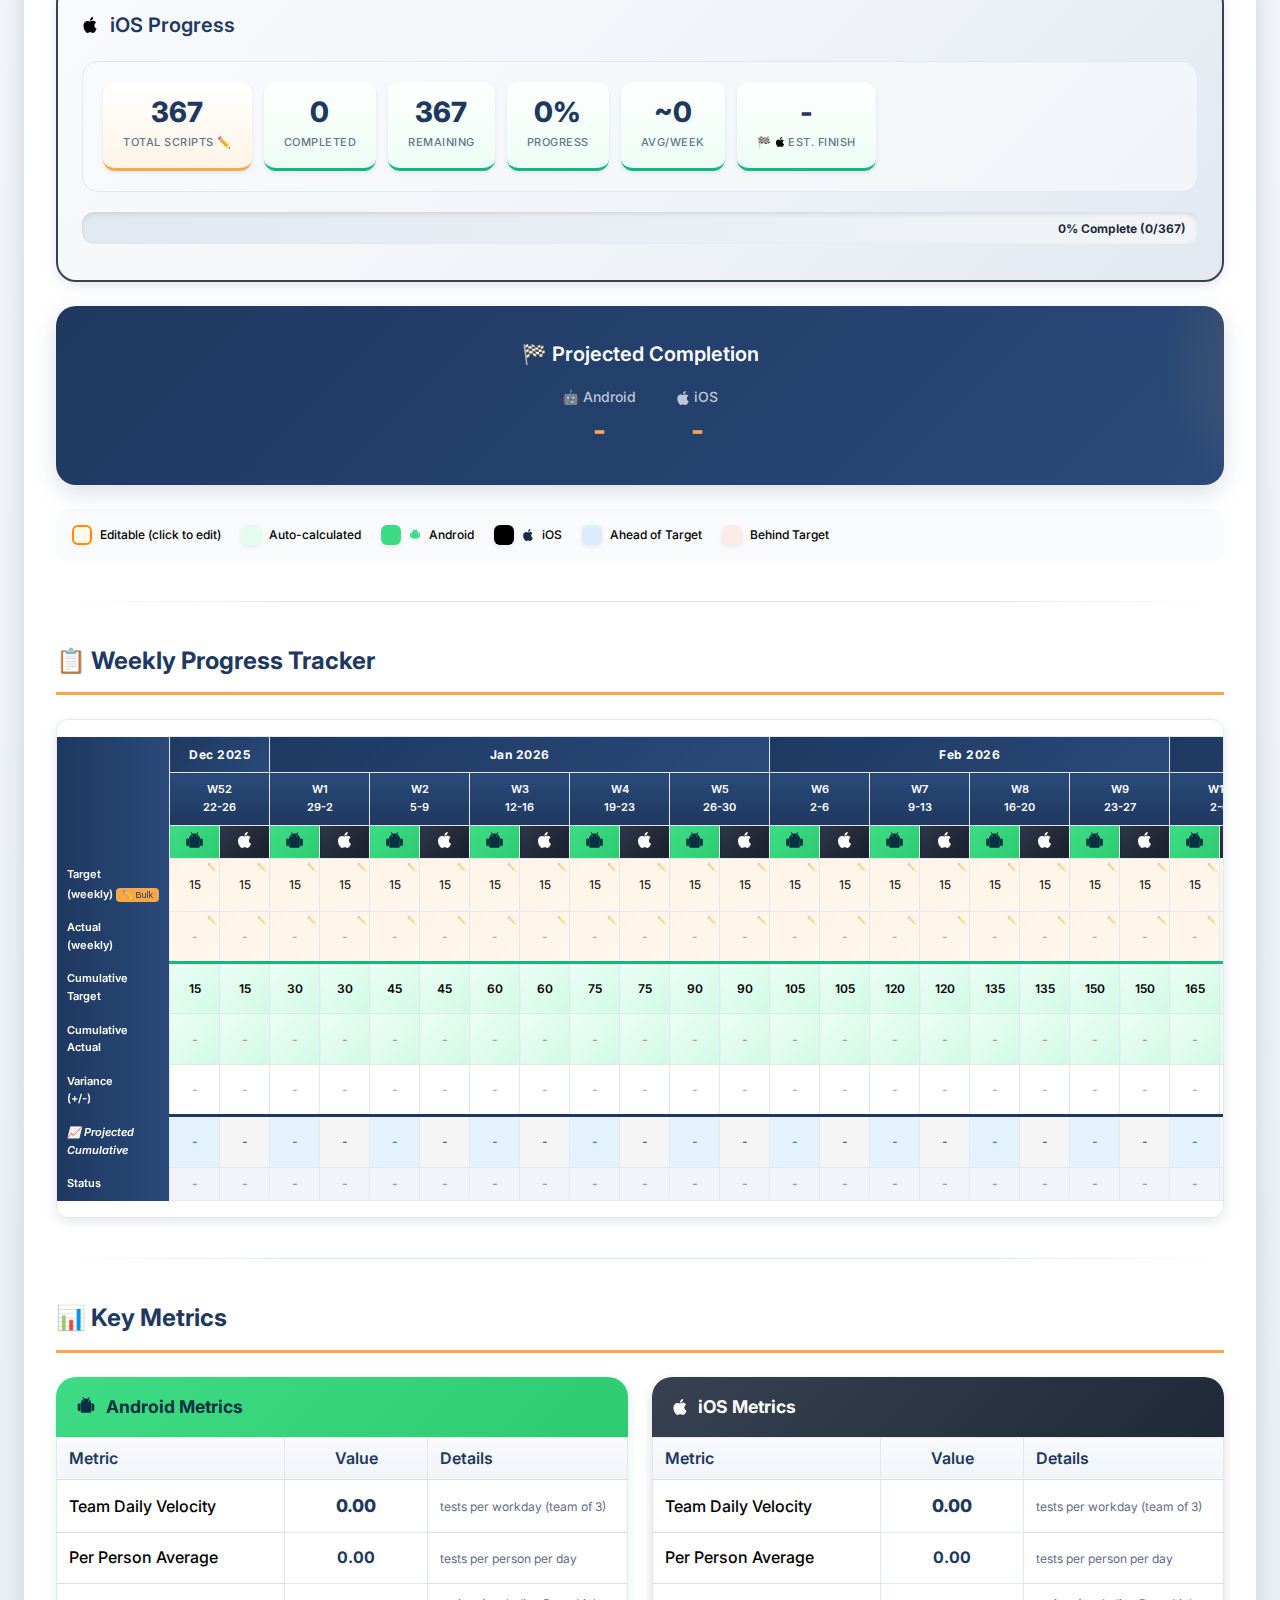
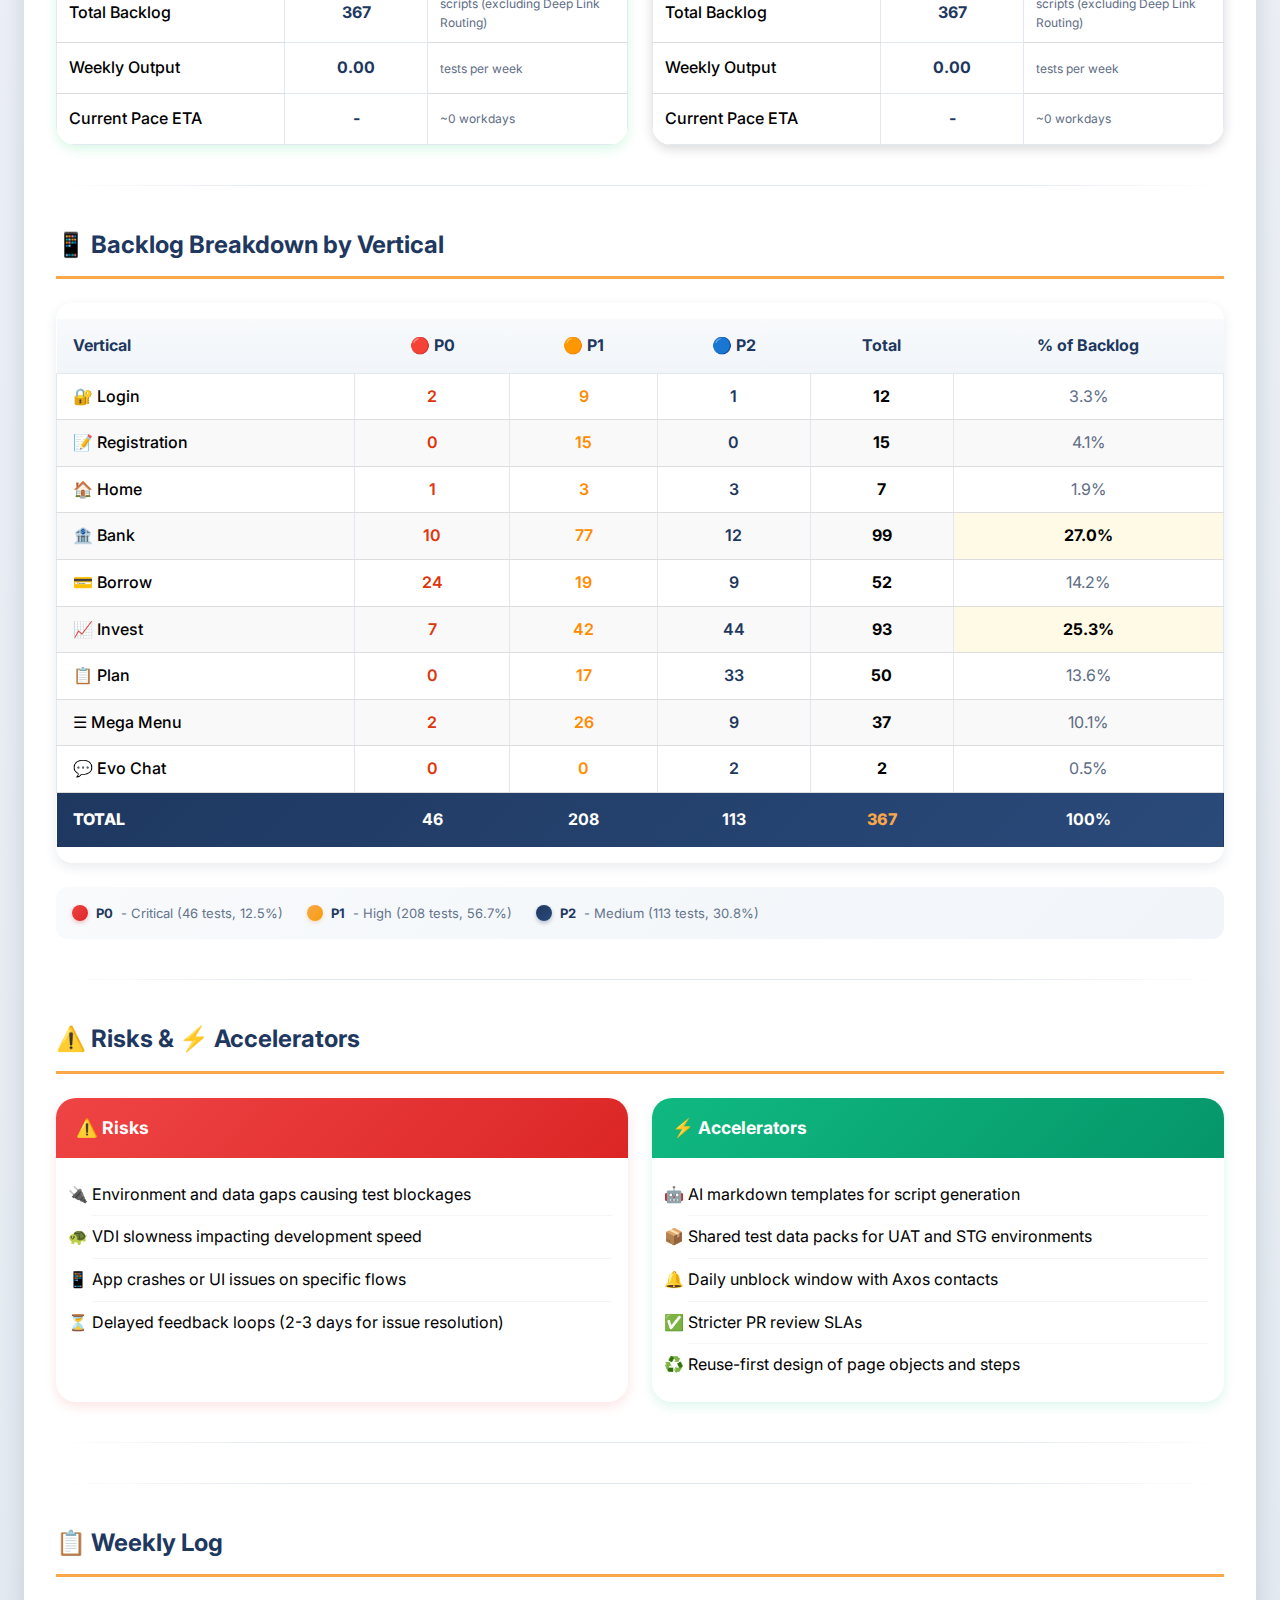
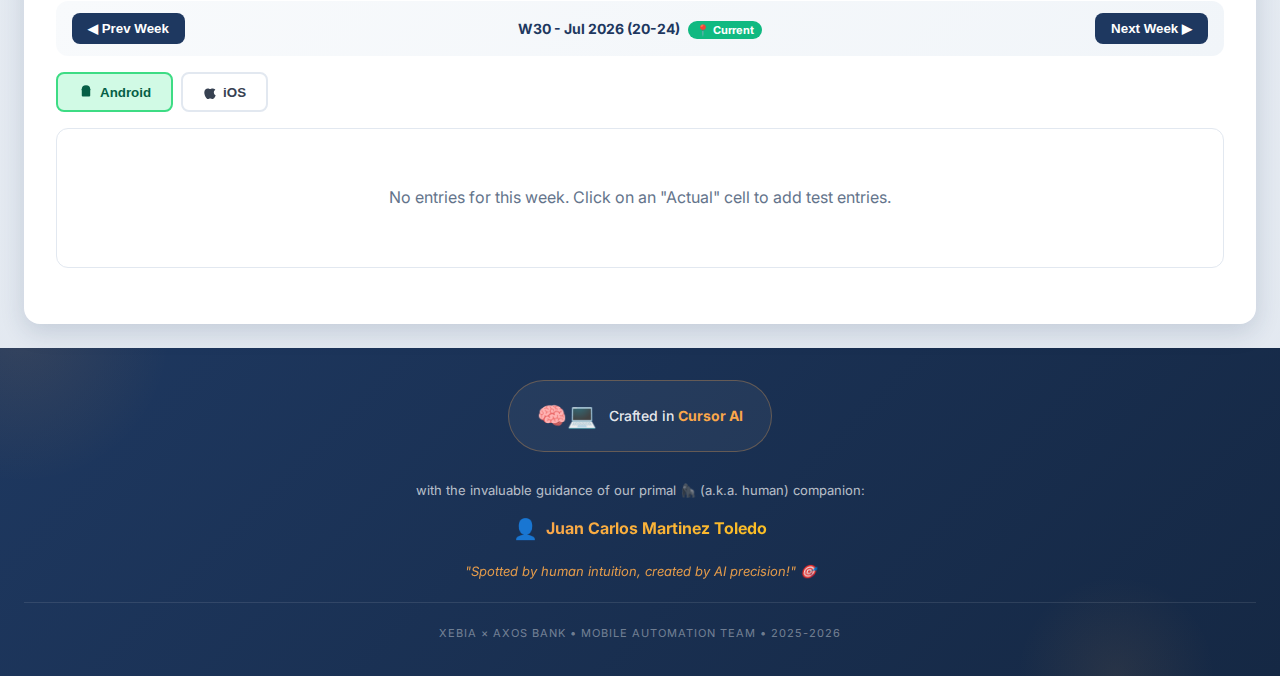
<file: Mobile_Automation_Tracker.html>
<!DOCTYPE html>
<html lang="en">
<head>
    <meta charset="UTF-8">
    <title>Mobile Automation Tracker - Editable</title>
    <link href="https://fonts.googleapis.com/css2?family=Inter:wght@300;400;500;600;700;800&display=swap" rel="stylesheet">
    <style>
        :root {
            --axos-orange: #FAA74A;
            --axos-orange-light: #FFF4E6;
            --axos-orange-dark: #E8922E;
            --axos-navy: #1E3860;
            --axos-navy-light: #2A4A7A;
            --axos-navy-dark: #152844;
            --android-green: #3ddc84;
            --ios-black: #000000;
            --gradient-orange: linear-gradient(135deg, #FAA74A 0%, #F7931E 100%);
            --gradient-navy: linear-gradient(135deg, #1E3860 0%, #2A4A7A 100%);
            --shadow-sm: 0 2px 4px rgba(30, 56, 96, 0.08);
            --shadow-md: 0 4px 12px rgba(30, 56, 96, 0.12);
            --shadow-lg: 0 8px 24px rgba(30, 56, 96, 0.16);
            --shadow-glow: 0 0 20px rgba(250, 167, 74, 0.3);
        }
        
        * { box-sizing: border-box; }
        
        body { 
            font-family: 'Inter', -apple-system, BlinkMacSystemFont, 'Segoe UI', Roboto, sans-serif; 
            padding: 0; 
            margin: 0; 
            line-height: 1.6; 
            background: linear-gradient(180deg, #f8fafc 0%, #e2e8f0 100%);
            min-height: 100vh;
        }
        
        .page-header {
            background: var(--gradient-navy);
            padding: 40px 24px;
            margin-bottom: 0;
            position: relative;
            overflow: hidden;
        }
        
        .page-header::before {
            content: '';
            position: absolute;
            top: -50%;
            right: -10%;
            width: 400px;
            height: 400px;
            background: radial-gradient(circle, rgba(250, 167, 74, 0.2) 0%, transparent 70%);
            border-radius: 50%;
        }
        
        .page-header::after {
            content: '';
            position: absolute;
            bottom: -30%;
            left: 10%;
            width: 300px;
            height: 300px;
            background: radial-gradient(circle, rgba(250, 167, 74, 0.15) 0%, transparent 70%);
            border-radius: 50%;
        }
        
        .page-header h1 {
            color: white;
            margin: 0;
            font-size: 2.5rem;
            font-weight: 800;
            letter-spacing: -0.5px;
            position: relative;
            z-index: 1;
        }
        
        .page-header h1 span {
            color: var(--axos-orange);
        }
        
        .page-header p {
            color: rgba(255,255,255,0.8);
            margin: 8px 0 0 0;
            font-size: 1rem;
            position: relative;
            z-index: 1;
        }
        
        .container { 
            background: white; 
            padding: 32px; 
            margin: -20px 24px 24px 24px;
            border-radius: 16px; 
            box-shadow: var(--shadow-lg);
            position: relative;
            z-index: 10;
        }
        table { border-collapse: collapse; width: 100%; margin: 16px 0; }
        th, td { border: 1px solid #e2e8f0; padding: 12px 16px; text-align: left; }
        th { background: linear-gradient(180deg, #f8fafc 0%, #f1f5f9 100%); font-weight: 600; color: var(--axos-navy); }
        tr:hover { background: #f8fafc; }
        
        h1, h2, h3 { color: var(--axos-navy); margin-top: 32px; }
        h2 { 
            font-size: 1.5rem; 
            font-weight: 700; 
            display: flex; 
            align-items: center; 
            gap: 12px;
            padding-bottom: 12px;
            border-bottom: 3px solid var(--axos-orange);
            margin-bottom: 24px;
        }
        h3 { font-size: 1.1rem; font-weight: 600; }
        
        hr { 
            border: none; 
            height: 1px;
            background: linear-gradient(90deg, transparent, #e2e8f0 20%, #e2e8f0 80%, transparent);
            margin: 40px 0; 
        }
        
        .status-badge { 
            display: inline-block; 
            padding: 4px 12px; 
            border-radius: 20px; 
            font-size: 12px; 
            font-weight: 600;
            text-transform: uppercase;
            letter-spacing: 0.5px;
        }
        .on-track { background: linear-gradient(135deg, #d1fae5 0%, #a7f3d0 100%); color: #065f46; }
        .on-risk { background: linear-gradient(135deg, #fee2e2 0%, #fecaca 100%); color: #991b1b; }
        .ahead { background: linear-gradient(135deg, #dbeafe 0%, #bfdbfe 100%); color: #1e40af; }
        .info { background: var(--axos-orange-light); color: var(--axos-navy); }
        .highlight-row { background: #f8fafc; font-weight: 600; }
        .metric-value { font-size: 18px; font-weight: 700; color: var(--axos-navy); }
        .panel { border: 1px solid #e2e8f0; border-radius: 12px; padding: 20px; margin: 16px 0; }
        .panel-success { border-left: 4px solid #10b981; background: linear-gradient(135deg, #ecfdf5 0%, #d1fae5 100%); }
        .panel-warning { border-left: 4px solid var(--axos-orange); background: var(--axos-orange-light); }
        .panel-info { border-left: 4px solid var(--axos-navy); background: linear-gradient(135deg, #f0f9ff 0%, #e0f2fe 100%); }
        
        /* Progress Tracker Styles */
        .tracker-container { 
            overflow-x: auto; 
            margin: 24px 0; 
            border-radius: 12px;
            box-shadow: var(--shadow-md);
            border: 1px solid #e2e8f0;
        }
        .tracker-table { border-collapse: collapse; min-width: 100%; white-space: nowrap; }
        .tracker-table th, .tracker-table td { 
            border: 1px solid #e2e8f0; 
            padding: 8px 10px; 
            text-align: center; 
            min-width: 50px;
            font-size: 12px;
        }
        .tracker-table th { background: linear-gradient(180deg, #f8fafc 0%, #f1f5f9 100%); font-weight: 600; }
        .tracker-table .row-header { 
            background: linear-gradient(90deg, var(--axos-navy) 0%, var(--axos-navy-light) 100%); 
            color: white;
            font-weight: 600; 
            text-align: left; 
            position: sticky; 
            left: 0; 
            z-index: 1;
            min-width: 100px;
            font-size: 11px;
            border: none;
        }
        .tracker-table .month-header { 
            background: var(--gradient-navy); 
            color: white; 
            font-weight: 700;
            letter-spacing: 0.5px;
        }
        .tracker-table .week-header { 
            background: linear-gradient(180deg, var(--axos-navy-light) 0%, var(--axos-navy) 100%);
            color: white;
            font-size: 11px; 
        }
        .tracker-table .platform-header {
            font-size: 11px;
            padding: 6px 8px;
            font-weight: 600;
        }
        .tracker-table .platform-header.android {
            background: linear-gradient(135deg, #3ddc84 0%, #2ecc71 100%);
            color: #073042;
        }
        .tracker-table .platform-header.ios {
            background: linear-gradient(135deg, #2d3748 0%, #1a202c 100%);
            color: white;
        }
        
        /* Platform logos */
        .android-logo {
            display: inline-block;
            width: 14px;
            height: 14px;
            vertical-align: middle;
            margin-right: 2px;
        }
        .ios-logo {
            display: inline-block;
            font-size: 12px;
            vertical-align: middle;
            margin-right: 2px;
        }
        
        /* Editable cells */
        .editable {
            background: linear-gradient(135deg, var(--axos-orange-light) 0%, #fff7ed 100%) !important;
            cursor: pointer;
            position: relative;
            transition: all 0.2s ease;
        }
        .editable:hover {
            background: linear-gradient(135deg, #fed7aa 0%, #fdba74 100%) !important;
            outline: 2px solid var(--axos-orange);
            transform: scale(1.02);
        }
        .editable:focus {
            outline: 3px solid var(--axos-orange);
            background: white !important;
            box-shadow: var(--shadow-glow);
        }
        .editable::after {
            content: '✏️';
            position: absolute;
            top: 2px;
            right: 2px;
            font-size: 8px;
            opacity: 0.4;
            transition: opacity 0.2s;
        }
        .editable:hover::after {
            opacity: 1;
        }
        
        /* Auto-calculated cells */
        .auto-calc {
            background: linear-gradient(135deg, #ecfdf5 0%, #d1fae5 100%) !important;
            font-weight: 600;
        }
        
        .status-cell { font-size: 10px; font-weight: 700; padding: 6px 4px !important; border-radius: 4px; }
        .status-cell.on-track { background: linear-gradient(135deg, #d1fae5 0%, #a7f3d0 100%); color: #065f46; }
        .status-cell.on-risk { background: linear-gradient(135deg, #fee2e2 0%, #fecaca 100%); color: #991b1b; }
        .status-cell.ahead { background: linear-gradient(135deg, #dbeafe 0%, #bfdbfe 100%); color: #1e40af; }
        .status-cell.future { background: #f1f5f9; color: #94a3b8; }
        .status-cell.current { background: var(--axos-orange-light); border: 2px solid var(--axos-orange); }
        
        .cumulative-row { background: linear-gradient(135deg, #ecfdf5 0%, #d1fae5 100%) !important; font-weight: 600; }
        .cumulative-row td { border-top: 3px solid #10b981; }
        
        .projected-row { background: linear-gradient(135deg, #eff6ff 0%, #dbeafe 100%) !important; }
        .projected-row td { border-top: 3px solid var(--axos-navy); font-style: italic; }
        
        .progress-summary { 
            display: flex; 
            gap: 12px; 
            flex-wrap: wrap; 
            margin: 20px 0; 
            padding: 20px;
            background: linear-gradient(135deg, #f8fafc 0%, #f1f5f9 100%);
            border-radius: 16px;
            border: 1px solid #e2e8f0;
        }
        .progress-stat { 
            text-align: center; 
            padding: 16px 20px;
            background: white;
            border-radius: 12px;
            border: none;
            min-width: 90px;
            box-shadow: var(--shadow-sm);
            transition: all 0.3s ease;
        }
        .progress-stat:hover {
            transform: translateY(-2px);
            box-shadow: var(--shadow-md);
        }
        .progress-stat-value { 
            font-size: 28px; 
            font-weight: 800; 
            color: var(--axos-navy);
            line-height: 1;
        }
        .progress-stat-label { 
            font-size: 11px; 
            color: #64748b; 
            margin-top: 8px; 
            font-weight: 500;
            text-transform: uppercase;
            letter-spacing: 0.5px;
        }
        .progress-stat.auto { 
            border-bottom: 3px solid #10b981;
            background: linear-gradient(180deg, white 0%, #ecfdf5 100%);
        }
        .progress-stat.editable-stat { 
            border-bottom: 3px solid var(--axos-orange);
            background: linear-gradient(180deg, white 0%, var(--axos-orange-light) 100%);
            cursor: pointer; 
        }
        .progress-stat.editable-stat:hover { 
            background: linear-gradient(180deg, white 0%, #fed7aa 100%);
            box-shadow: var(--shadow-glow);
        }
        .progress-stat.android { border-left: 4px solid #3ddc84; }
        .progress-stat.ios { border-left: 4px solid #000000; }
        
        .legend { 
            display: flex; 
            gap: 20px; 
            flex-wrap: wrap; 
            margin: 20px 0; 
            font-size: 12px;
            padding: 16px;
            background: #f8fafc;
            border-radius: 12px;
        }
        .legend-item { display: flex; align-items: center; gap: 8px; font-weight: 500; }
        .legend-color { width: 20px; height: 20px; border-radius: 6px; border: none; box-shadow: var(--shadow-sm); }
        
        .controls { 
            display: flex; 
            gap: 12px; 
            margin: 24px 0; 
            padding: 20px;
            background: linear-gradient(135deg, var(--axos-navy) 0%, var(--axos-navy-light) 100%);
            border-radius: 16px;
            flex-wrap: wrap;
            align-items: center;
            box-shadow: var(--shadow-md);
        }
        .controls button {
            padding: 12px 24px;
            border: none;
            border-radius: 10px;
            cursor: pointer;
            font-weight: 600;
            font-size: 14px;
            transition: all 0.3s ease;
            box-shadow: var(--shadow-sm);
        }
        .controls button:hover {
            transform: translateY(-2px);
            box-shadow: var(--shadow-md);
        }
        .btn-primary { background: var(--gradient-orange); color: var(--axos-navy); }
        .btn-primary:hover { background: linear-gradient(135deg, #fbbf24 0%, #f59e0b 100%); }
        .btn-success { background: linear-gradient(135deg, #10b981 0%, #059669 100%); color: white; }
        .btn-success:hover { background: linear-gradient(135deg, #34d399 0%, #10b981 100%); }
        .btn-warning { background: var(--gradient-orange); color: var(--axos-navy); }
        .btn-warning:hover { background: linear-gradient(135deg, #fbbf24 0%, #f59e0b 100%); }
        .btn-danger { background: linear-gradient(135deg, #ef4444 0%, #dc2626 100%); color: white; }
        .btn-danger:hover { background: linear-gradient(135deg, #f87171 0%, #ef4444 100%); }
        
        .save-status {
            padding: 10px 20px;
            border-radius: 10px;
            font-size: 13px;
            font-weight: 600;
        }
        .save-status.saved { background: linear-gradient(135deg, #d1fae5 0%, #a7f3d0 100%); color: #065f46; }
        .save-status.unsaved { background: linear-gradient(135deg, #fee2e2 0%, #fecaca 100%); color: #991b1b; }
        
        .instructions {
            background: linear-gradient(135deg, var(--axos-orange-light) 0%, #fff7ed 100%);
            border: 2px solid var(--axos-orange);
            border-radius: 16px;
            padding: 24px;
            margin: 24px 0;
            box-shadow: var(--shadow-sm);
        }
        .instructions h3 { margin-top: 0; color: var(--axos-navy); font-size: 1.1rem; }
        .instructions ul { margin: 12px 0; padding-left: 24px; }
        .instructions li { margin: 8px 0; color: #475569; }

        .progress-bar-container {
            background: linear-gradient(90deg, #e2e8f0 0%, #f1f5f9 100%);
            border-radius: 12px;
            height: 32px;
            width: 100%;
            position: relative;
            overflow: hidden;
            margin: 12px 0;
            box-shadow: inset 0 2px 4px rgba(0,0,0,0.1);
        }
        .progress-bar-fill {
            height: 100%;
            border-radius: 12px;
            transition: width 0.8s cubic-bezier(0.4, 0, 0.2, 1);
            box-shadow: 0 2px 8px rgba(0,0,0,0.2);
        }
        .progress-bar-text {
            position: absolute;
            right: 12px;
            top: 7px;
            font-size: 12px;
            font-weight: 700;
            color: #1e293b;
            text-shadow: 0 1px 2px rgba(255,255,255,0.8);
        }
        
        .platform-section {
            margin: 20px 0;
            padding: 24px;
            border-radius: 20px;
            box-shadow: var(--shadow-md);
            transition: all 0.3s ease;
        }
        .platform-section:hover {
            transform: translateY(-2px);
            box-shadow: var(--shadow-lg);
        }
        .platform-section.android {
            background: linear-gradient(135deg, #ecfdf5 0%, #d1fae5 50%, #a7f3d0 100%);
            border: 2px solid #3ddc84;
        }
        .platform-section.ios {
            background: linear-gradient(135deg, #f8fafc 0%, #f1f5f9 50%, #e2e8f0 100%);
            border: 2px solid #374151;
        }
        .platform-section h3 {
            margin-top: 0;
            display: flex;
            align-items: center;
            gap: 12px;
            font-size: 1.25rem;
            color: var(--axos-navy);
        }
        
        .finish-estimate {
            background: linear-gradient(135deg, var(--axos-navy) 0%, var(--axos-navy-light) 100%);
            border: none;
            border-radius: 20px;
            padding: 32px;
            margin: 24px 0;
            text-align: center;
            box-shadow: var(--shadow-lg);
            position: relative;
            overflow: hidden;
        }
        .finish-estimate::before {
            content: '';
            position: absolute;
            top: -50%;
            right: -20%;
            width: 300px;
            height: 300px;
            background: radial-gradient(circle, rgba(250, 167, 74, 0.2) 0%, transparent 70%);
            border-radius: 50%;
        }
        .finish-estimate h3 { 
            margin: 0 0 16px 0; 
            color: white; 
            font-size: 1.25rem;
            position: relative;
            z-index: 1;
        }
        .finish-estimate .date { 
            font-size: 28px; 
            font-weight: 800; 
            color: var(--axos-orange);
            position: relative;
            z-index: 1;
        }
        
        /* Animations */
        @keyframes fadeIn {
            from { opacity: 0; transform: translateY(10px); }
            to { opacity: 1; transform: translateY(0); }
        }
        
        @keyframes pulse {
            0%, 100% { transform: scale(1); }
            50% { transform: scale(1.02); }
        }
        
        .container > * {
            animation: fadeIn 0.5s ease-out forwards;
        }
        
        /* Scrollbar styling */
        ::-webkit-scrollbar {
            height: 8px;
            width: 8px;
        }
        ::-webkit-scrollbar-track {
            background: #f1f5f9;
            border-radius: 4px;
        }
        ::-webkit-scrollbar-thumb {
            background: var(--axos-navy);
            border-radius: 4px;
        }
        ::-webkit-scrollbar-thumb:hover {
            background: var(--axos-navy-light);
        }
        
        /* Modal styles */
        .modal-overlay {
            backdrop-filter: blur(4px);
        }
        
        .modal input:focus, .modal select:focus {
            outline: none;
            border-color: var(--axos-orange) !important;
            box-shadow: 0 0 0 3px rgba(250, 167, 74, 0.2);
        }
        
        .modal button:active {
            transform: scale(0.98);
        }
        
        /* Weekly Log styles */
        #weeklyLogEntries::-webkit-scrollbar {
            width: 6px;
        }
        #weeklyLogEntries::-webkit-scrollbar-track {
            background: #f1f5f9;
        }
        #weeklyLogEntries::-webkit-scrollbar-thumb {
            background: var(--axos-orange);
            border-radius: 3px;
        }
        
        .platform-log-btn {
            transition: all 0.2s ease;
        }
        .platform-log-btn:hover {
            transform: translateY(-1px);
        }
        
        /* Test entries list in modal */
        #testEntriesList::-webkit-scrollbar {
            width: 6px;
        }
        #testEntriesList::-webkit-scrollbar-track {
            background: #f8fafc;
        }
        #testEntriesList::-webkit-scrollbar-thumb {
            background: #cbd5e1;
            border-radius: 3px;
        }
    </style>
</head>
<body>

<div class="page-header">
    <h1>📱 Mobile Automation <span>Tracker</span></h1>
    <p><strong>Xebia Mobile Team</strong> — Android & iOS Regression | <span id="lastUpdated">Last Updated: -</span></p>
</div>

<div class="container">

    <div class="controls">
        <button class="btn-success" onclick="saveData()">💾 Save Changes</button>
        <button class="btn-primary" onclick="syncFromCloud()">☁️ Sync from Cloud</button>
        <button class="btn-warning" onclick="exportData()">📤 Export Data</button>
        <button class="btn-warning" onclick="importData()">📥 Import Data</button>
        <button class="btn-danger" onclick="resetData()">🔄 Reset to Default</button>
        <span id="saveStatus" class="save-status saved">✓ All changes saved</span>
        <span id="syncStatus" style="padding: 10px 16px; font-size: 12px; color: rgba(255,255,255,0.8); opacity: 0.7;">☁️ Cloud sync ready</span>
    </div>

    <div class="instructions">
        <h3>📝 How to Use</h3>
        <ul>
            <li><strong>Yellow cells</strong> are editable - click to edit, press Enter or click elsewhere to save</li>
            <li><strong>Green cells</strong> are auto-calculated based on your inputs</li>
            <li>Each week has <strong>Android</strong> (<svg style="width:14px;height:14px;vertical-align:middle;" viewBox="-147 -70 294 345" fill="#3ddc84"><ellipse cy="41" rx="91" ry="84"/><rect rx="22" x="-91" y="20" width="182" height="182"/><rect rx="24" x="-143" y="41" width="48" height="133"/><rect rx="24" x="95" y="41" width="48" height="133"/><rect rx="6.5" x="14" y="-86" width="13" height="86" transform="rotate(29 14 0)"/><rect rx="6.5" x="-27" y="-86" width="13" height="86" transform="rotate(-29 -27 0)"/><g fill="#FFF"><circle cx="-42" cy="0" r="8"/><circle cx="42" cy="0" r="8"/></g></svg>) and <strong>iOS</strong> (<svg style="width:12px;height:12px;vertical-align:middle;" viewBox="0 0 814 1000" fill="#172b4d"><path d="M788.1 340.9c-5.8 4.5-108.2 62.2-108.2 190.5 0 148.4 130.3 200.9 134.2 202.2-.6 3.2-20.7 71.9-68.7 141.9-42.8 61.6-87.5 123.1-155.5 123.1s-85.5-39.5-164-39.5c-76.5 0-103.7 40.8-165.9 40.8s-105.6-57-155.5-127C46.7 790.7 0 663 0 541.8c0-194.4 126.4-297.5 250.8-297.5 66.1 0 121.2 43.4 162.7 43.4 39.5 0 101.1-46 176.3-46 28.5 0 130.9 2.6 198.3 99.2zm-234-181.5c31.1-36.9 53.1-88.1 53.1-139.3 0-7.1-.6-14.3-1.9-20.1-50.6 1.9-110.8 33.7-147.1 75.8-28.5 32.4-55.1 83.6-55.1 135.5 0 7.8 1.3 15.6 1.9 18.1 3.2.6 8.4 1.3 13.6 1.3 45.4 0 102.5-30.4 135.5-71.3z"/></svg>) columns</li>
            <li>The <strong>🏁 Est. Finish</strong> updates automatically based on your actual progress</li>
            <li>Click <strong>Save Changes</strong> to persist your data (stored in browser)</li>
            <li>Use <strong>Export Data</strong> to download a backup JSON file</li>
        </ul>
    </div>

    <hr>

    <h2>🔗 Overview</h2>
    
    <div style="display: flex; gap: 24px; flex-wrap: wrap; margin: 24px 0;">
        <!-- Android Overview -->
        <div style="flex: 1; min-width: 320px; border: none; border-radius: 20px; overflow: hidden; box-shadow: 0 4px 12px rgba(61, 220, 132, 0.2);">
            <div style="background: linear-gradient(135deg, #3ddc84 0%, #2ecc71 100%); color: #073042; padding: 16px 20px; font-weight: 700; display: flex; align-items: center; gap: 10px; font-size: 1.1rem;">
                <svg style="width:20px;height:20px;" viewBox="-147 -70 294 345" fill="#073042"><ellipse cy="41" rx="91" ry="84"/><rect rx="22" x="-91" y="20" width="182" height="182"/><rect rx="24" x="-143" y="41" width="48" height="133"/><rect rx="24" x="95" y="41" width="48" height="133"/><rect rx="6.5" x="14" y="-86" width="13" height="86" transform="rotate(29 14 0)"/><rect rx="6.5" x="-27" y="-86" width="13" height="86" transform="rotate(-29 -27 0)"/><g fill="#FFF"><circle cx="-42" cy="0" r="8"/><circle cx="42" cy="0" r="8"/></g></svg>
                Android
            </div>
            <table style="width: 100%; border-collapse: collapse; margin: 0;">
                <tr>
                    <td style="padding: 10px 16px; border-bottom: 1px solid #ddd; font-weight: 600; width: 40%;">Status</td>
                    <td style="padding: 10px 16px; border-bottom: 1px solid #ddd;" id="overviewStatusAndroid">
                        <span class="status-badge on-track">⏳ Not Started</span>
                    </td>
                </tr>
                <tr>
                    <td style="padding: 10px 16px; border-bottom: 1px solid #ddd; font-weight: 600;">Target Finish</td>
                    <td style="padding: 10px 16px; border-bottom: 1px solid #ddd;" id="overviewTargetAndroid">
                        <span style="color: #5e6c84;">— Based on weekly targets</span>
                    </td>
                </tr>
                <tr>
                    <td style="padding: 10px 16px; border-bottom: 1px solid #ddd; font-weight: 600;">Projected Completion</td>
                    <td style="padding: 10px 16px; border-bottom: 1px solid #ddd;" id="overviewProjectedAndroid">
                        <span style="color: #5e6c84;">— Based on actual pace</span>
                    </td>
                </tr>
                <tr>
                    <td style="padding: 10px 16px; font-weight: 600;">Team</td>
                    <td style="padding: 10px 16px;">
                        <span style="background: #e3fcef; padding: 2px 8px; border-radius: 3px; margin-right: 4px;">@Rishabh Srivastava</span>
                        <span style="background: #e3fcef; padding: 2px 8px; border-radius: 3px; margin-right: 4px;">@Vijay Lachwani</span>
                        <span style="background: #e3fcef; padding: 2px 8px; border-radius: 3px;">@Jai Saxena</span>
                    </td>
                </tr>
            </table>
        </div>
        
        <!-- iOS Overview -->
        <div style="flex: 1; min-width: 320px; border: none; border-radius: 20px; overflow: hidden; box-shadow: 0 4px 12px rgba(0, 0, 0, 0.15);">
            <div style="background: linear-gradient(135deg, #374151 0%, #1f2937 100%); color: white; padding: 16px 20px; font-weight: 700; display: flex; align-items: center; gap: 10px; font-size: 1.1rem;">
                <svg style="width:16px;height:16px;" viewBox="0 0 814 1000" fill="white"><path d="M788.1 340.9c-5.8 4.5-108.2 62.2-108.2 190.5 0 148.4 130.3 200.9 134.2 202.2-.6 3.2-20.7 71.9-68.7 141.9-42.8 61.6-87.5 123.1-155.5 123.1s-85.5-39.5-164-39.5c-76.5 0-103.7 40.8-165.9 40.8s-105.6-57-155.5-127C46.7 790.7 0 663 0 541.8c0-194.4 126.4-297.5 250.8-297.5 66.1 0 121.2 43.4 162.7 43.4 39.5 0 101.1-46 176.3-46 28.5 0 130.9 2.6 198.3 99.2zm-234-181.5c31.1-36.9 53.1-88.1 53.1-139.3 0-7.1-.6-14.3-1.9-20.1-50.6 1.9-110.8 33.7-147.1 75.8-28.5 32.4-55.1 83.6-55.1 135.5 0 7.8 1.3 15.6 1.9 18.1 3.2.6 8.4 1.3 13.6 1.3 45.4 0 102.5-30.4 135.5-71.3z"/></svg>
                iOS
            </div>
            <table style="width: 100%; border-collapse: collapse; margin: 0;">
                <tr>
                    <td style="padding: 10px 16px; border-bottom: 1px solid #ddd; font-weight: 600; width: 40%;">Status</td>
                    <td style="padding: 10px 16px; border-bottom: 1px solid #ddd;" id="overviewStatusIOS">
                        <span class="status-badge on-track">⏳ Not Started</span>
                    </td>
                </tr>
                <tr>
                    <td style="padding: 10px 16px; border-bottom: 1px solid #ddd; font-weight: 600;">Target Finish</td>
                    <td style="padding: 10px 16px; border-bottom: 1px solid #ddd;" id="overviewTargetIOS">
                        <span style="color: #5e6c84;">— Based on weekly targets</span>
                    </td>
                </tr>
                <tr>
                    <td style="padding: 10px 16px; border-bottom: 1px solid #ddd; font-weight: 600;">Projected Completion</td>
                    <td style="padding: 10px 16px; border-bottom: 1px solid #ddd;" id="overviewProjectedIOS">
                        <span style="color: #5e6c84;">— Based on actual pace</span>
                    </td>
                </tr>
                <tr>
                    <td style="padding: 10px 16px; font-weight: 600;">Team</td>
                    <td style="padding: 10px 16px;">
                        <span style="background: #f4f5f7; padding: 2px 8px; border-radius: 3px; margin-right: 4px;">@Rishabh Srivastava</span>
                        <span style="background: #f4f5f7; padding: 2px 8px; border-radius: 3px; margin-right: 4px;">@Vijay Lachwani</span>
                        <span style="background: #f4f5f7; padding: 2px 8px; border-radius: 3px;">@Jai Saxena</span>
                    </td>
                </tr>
            </table>
        </div>
    </div>

    <hr>

    <h2>📋 Progress Summary</h2>

    <!-- Android Section -->
    <div class="platform-section android">
        <h3><svg class="android-logo" viewBox="-147 -70 294 345" fill="#3ddc84"><ellipse cy="41" rx="91" ry="84"/><rect rx="22" x="-91" y="20" width="182" height="182"/><rect rx="24" x="-143" y="41" width="48" height="133"/><rect rx="24" x="95" y="41" width="48" height="133"/><rect rx="6.5" x="14" y="-86" width="13" height="86" transform="rotate(29 14 0)"/><rect rx="6.5" x="-27" y="-86" width="13" height="86" transform="rotate(-29 -27 0)"/><g fill="#FFF"><circle cx="-42" cy="0" r="8"/><circle cx="42" cy="0" r="8"/></g></svg> Android Progress</h3>
    <div class="progress-summary">
            <div class="progress-stat editable-stat" onclick="editTotalScripts('android')">
                <div class="progress-stat-value" id="totalScriptsAndroid">367</div>
            <div class="progress-stat-label">Total Scripts ✏️</div>
        </div>
        <div class="progress-stat auto">
                <div class="progress-stat-value" id="completedAndroid">0</div>
            <div class="progress-stat-label">Completed</div>
        </div>
        <div class="progress-stat auto">
                <div class="progress-stat-value" id="remainingAndroid">367</div>
            <div class="progress-stat-label">Remaining</div>
        </div>
        <div class="progress-stat auto">
                <div class="progress-stat-value" id="progressPercentAndroid">0%</div>
            <div class="progress-stat-label">Progress</div>
        </div>
        <div class="progress-stat auto">
                <div class="progress-stat-value" id="avgActualAndroid">~0</div>
                <div class="progress-stat-label">Avg/Week</div>
        </div>
        <div class="progress-stat auto">
                <div class="progress-stat-value" id="estFinishAndroid">-</div>
                <div class="progress-stat-label">🏁 <svg style="width:10px;height:10px;vertical-align:middle;" viewBox="-147 -70 294 345" fill="#3ddc84"><ellipse cy="41" rx="91" ry="84"/><rect rx="22" x="-91" y="20" width="182" height="182"/><rect rx="24" x="-143" y="41" width="48" height="133"/><rect rx="24" x="95" y="41" width="48" height="133"/><rect rx="6.5" x="14" y="-86" width="13" height="86" transform="rotate(29 14 0)"/><rect rx="6.5" x="-27" y="-86" width="13" height="86" transform="rotate(-29 -27 0)"/><g fill="#FFF"><circle cx="-42" cy="0" r="8"/><circle cx="42" cy="0" r="8"/></g></svg> Est. Finish</div>
            </div>
        </div>
        <div class="progress-bar-container">
            <div class="progress-bar-fill" id="progressBarFillAndroid" style="background: linear-gradient(90deg, #3ddc84 0%, #10b981 50%, #059669 100%); width: 0%;"></div>
            <span class="progress-bar-text" id="progressBarTextAndroid">0% Complete</span>
        </div>
    </div>

    <!-- iOS Section -->
    <div class="platform-section ios">
        <h3><svg style="width:16px;height:16px;vertical-align:middle;" viewBox="0 0 814 1000" fill="#000000"><path d="M788.1 340.9c-5.8 4.5-108.2 62.2-108.2 190.5 0 148.4 130.3 200.9 134.2 202.2-.6 3.2-20.7 71.9-68.7 141.9-42.8 61.6-87.5 123.1-155.5 123.1s-85.5-39.5-164-39.5c-76.5 0-103.7 40.8-165.9 40.8s-105.6-57-155.5-127C46.7 790.7 0 663 0 541.8c0-194.4 126.4-297.5 250.8-297.5 66.1 0 121.2 43.4 162.7 43.4 39.5 0 101.1-46 176.3-46 28.5 0 130.9 2.6 198.3 99.2zm-234-181.5c31.1-36.9 53.1-88.1 53.1-139.3 0-7.1-.6-14.3-1.9-20.1-50.6 1.9-110.8 33.7-147.1 75.8-28.5 32.4-55.1 83.6-55.1 135.5 0 7.8 1.3 15.6 1.9 18.1 3.2.6 8.4 1.3 13.6 1.3 45.4 0 102.5-30.4 135.5-71.3z"/></svg> iOS Progress</h3>
        <div class="progress-summary">
            <div class="progress-stat editable-stat" onclick="editTotalScripts('ios')">
                <div class="progress-stat-value" id="totalScriptsIOS">367</div>
                <div class="progress-stat-label">Total Scripts ✏️</div>
            </div>
            <div class="progress-stat auto">
                <div class="progress-stat-value" id="completedIOS">0</div>
                <div class="progress-stat-label">Completed</div>
            </div>
            <div class="progress-stat auto">
                <div class="progress-stat-value" id="remainingIOS">367</div>
                <div class="progress-stat-label">Remaining</div>
            </div>
            <div class="progress-stat auto">
                <div class="progress-stat-value" id="progressPercentIOS">0%</div>
                <div class="progress-stat-label">Progress</div>
            </div>
            <div class="progress-stat auto">
                <div class="progress-stat-value" id="avgActualIOS">~0</div>
                <div class="progress-stat-label">Avg/Week</div>
            </div>
            <div class="progress-stat auto">
                <div class="progress-stat-value" id="estFinishIOS">-</div>
                <div class="progress-stat-label">🏁 <svg style="width:10px;height:10px;vertical-align:middle;margin-top:-1px;" viewBox="0 0 814 1000" fill="#000"><path d="M788.1 340.9c-5.8 4.5-108.2 62.2-108.2 190.5 0 148.4 130.3 200.9 134.2 202.2-.6 3.2-20.7 71.9-68.7 141.9-42.8 61.6-87.5 123.1-155.5 123.1s-85.5-39.5-164-39.5c-76.5 0-103.7 40.8-165.9 40.8s-105.6-57-155.5-127C46.7 790.7 0 663 0 541.8c0-194.4 126.4-297.5 250.8-297.5 66.1 0 121.2 43.4 162.7 43.4 39.5 0 101.1-46 176.3-46 28.5 0 130.9 2.6 198.3 99.2zm-234-181.5c31.1-36.9 53.1-88.1 53.1-139.3 0-7.1-.6-14.3-1.9-20.1-50.6 1.9-110.8 33.7-147.1 75.8-28.5 32.4-55.1 83.6-55.1 135.5 0 7.8 1.3 15.6 1.9 18.1 3.2.6 8.4 1.3 13.6 1.3 45.4 0 102.5-30.4 135.5-71.3z"/></svg> Est. Finish</div>
            </div>
        </div>
    <div class="progress-bar-container">
            <div class="progress-bar-fill" id="progressBarFillIOS" style="background: linear-gradient(90deg, #6b7280 0%, #374151 50%, #1f2937 100%); width: 0%;"></div>
            <span class="progress-bar-text" id="progressBarTextIOS">0% Complete</span>
        </div>
    </div>

    <!-- Combined Finish Estimate -->
    <div class="finish-estimate">
        <h3>🏁 Projected Completion</h3>
        <div style="display: flex; justify-content: center; gap: 40px; flex-wrap: wrap;">
            <div>
                <div style="font-size: 14px; color: rgba(255,255,255,0.7); font-weight: 500;">🤖 Android</div>
                <div class="date" id="projectedFinishAndroid">-</div>
            </div>
            <div>
                <div style="font-size: 14px; color: rgba(255,255,255,0.7); font-weight: 500;"><svg style="width:14px;height:14px;vertical-align:middle;" viewBox="0 0 814 1000" fill="rgba(255,255,255,0.7)"><path d="M788.1 340.9c-5.8 4.5-108.2 62.2-108.2 190.5 0 148.4 130.3 200.9 134.2 202.2-.6 3.2-20.7 71.9-68.7 141.9-42.8 61.6-87.5 123.1-155.5 123.1s-85.5-39.5-164-39.5c-76.5 0-103.7 40.8-165.9 40.8s-105.6-57-155.5-127C46.7 790.7 0 663 0 541.8c0-194.4 126.4-297.5 250.8-297.5 66.1 0 121.2 43.4 162.7 43.4 39.5 0 101.1-46 176.3-46 28.5 0 130.9 2.6 198.3 99.2zm-234-181.5c31.1-36.9 53.1-88.1 53.1-139.3 0-7.1-.6-14.3-1.9-20.1-50.6 1.9-110.8 33.7-147.1 75.8-28.5 32.4-55.1 83.6-55.1 135.5 0 7.8 1.3 15.6 1.9 18.1 3.2.6 8.4 1.3 13.6 1.3 45.4 0 102.5-30.4 135.5-71.3z"/></svg> iOS</div>
                <div class="date" id="projectedFinishIOS">-</div>
            </div>
        </div>
    </div>

    <div class="legend">
        <div class="legend-item"><div class="legend-color" style="background: #fffae6; border: 2px solid #ff8b00;"></div> Editable (click to edit)</div>
        <div class="legend-item"><div class="legend-color" style="background: #e3fcef;"></div> Auto-calculated</div>
        <div class="legend-item"><div class="legend-color" style="background: #3ddc84;"></div> <svg style="width:12px;height:12px;vertical-align:middle;" viewBox="-147 -70 294 345" fill="#3ddc84"><ellipse cy="41" rx="91" ry="84"/><rect rx="22" x="-91" y="20" width="182" height="182"/><rect rx="24" x="-143" y="41" width="48" height="133"/><rect rx="24" x="95" y="41" width="48" height="133"/><rect rx="6.5" x="14" y="-86" width="13" height="86" transform="rotate(29 14 0)"/><rect rx="6.5" x="-27" y="-86" width="13" height="86" transform="rotate(-29 -27 0)"/><g fill="#FFF"><circle cx="-42" cy="0" r="8"/><circle cx="42" cy="0" r="8"/></g></svg> Android</div>
        <div class="legend-item"><div class="legend-color" style="background: #000000;"></div> <svg style="width:12px;height:12px;vertical-align:middle;" viewBox="0 0 814 1000" fill="#172b4d"><path d="M788.1 340.9c-5.8 4.5-108.2 62.2-108.2 190.5 0 148.4 130.3 200.9 134.2 202.2-.6 3.2-20.7 71.9-68.7 141.9-42.8 61.6-87.5 123.1-155.5 123.1s-85.5-39.5-164-39.5c-76.5 0-103.7 40.8-165.9 40.8s-105.6-57-155.5-127C46.7 790.7 0 663 0 541.8c0-194.4 126.4-297.5 250.8-297.5 66.1 0 121.2 43.4 162.7 43.4 39.5 0 101.1-46 176.3-46 28.5 0 130.9 2.6 198.3 99.2zm-234-181.5c31.1-36.9 53.1-88.1 53.1-139.3 0-7.1-.6-14.3-1.9-20.1-50.6 1.9-110.8 33.7-147.1 75.8-28.5 32.4-55.1 83.6-55.1 135.5 0 7.8 1.3 15.6 1.9 18.1 3.2.6 8.4 1.3 13.6 1.3 45.4 0 102.5-30.4 135.5-71.3z"/></svg> iOS</div>
        <div class="legend-item"><div class="legend-color" style="background: #deebff;"></div> Ahead of Target</div>
        <div class="legend-item"><div class="legend-color" style="background: #ffebe6;"></div> Behind Target</div>
    </div>

    <hr>

    <h2>📋 Weekly Progress Tracker</h2>

    <div class="tracker-container">
        <table class="tracker-table" id="trackerTable">
            <!-- Table will be generated by JavaScript -->
        </table>
    </div>

    <hr>

    <h2>📊 Key Metrics</h2>
    
    <div style="display: flex; gap: 24px; flex-wrap: wrap; margin: 24px 0;">
        <!-- Android Metrics -->
        <div style="flex: 1; min-width: 380px; border: none; border-radius: 20px; overflow: hidden; box-shadow: 0 4px 12px rgba(61, 220, 132, 0.2); background: white;">
            <div style="background: linear-gradient(135deg, #3ddc84 0%, #2ecc71 100%); color: #073042; padding: 16px 20px; font-weight: 700; display: flex; align-items: center; gap: 10px; font-size: 1.1rem;">
                <svg style="width:20px;height:20px;" viewBox="-147 -70 294 345" fill="#073042"><ellipse cy="41" rx="91" ry="84"/><rect rx="22" x="-91" y="20" width="182" height="182"/><rect rx="24" x="-143" y="41" width="48" height="133"/><rect rx="24" x="95" y="41" width="48" height="133"/><rect rx="6.5" x="14" y="-86" width="13" height="86" transform="rotate(29 14 0)"/><rect rx="6.5" x="-27" y="-86" width="13" height="86" transform="rotate(-29 -27 0)"/><g fill="#FFF"><circle cx="-42" cy="0" r="8"/><circle cx="42" cy="0" r="8"/></g></svg>
                Android Metrics
            </div>
            <table style="width: 100%; border-collapse: collapse; margin: 0; background: white;">
                <tr style="background: #f4f5f7;">
                    <th style="padding: 8px 12px; text-align: left; border-bottom: 1px solid #ddd; width: 40%;">Metric</th>
                    <th style="padding: 8px 12px; text-align: center; border-bottom: 1px solid #ddd; width: 25%;">Value</th>
                    <th style="padding: 8px 12px; text-align: left; border-bottom: 1px solid #ddd;">Details</th>
                </tr>
                <tr>
                    <td style="padding: 10px 12px; border-bottom: 1px solid #ddd; font-weight: 500;">Team Daily Velocity</td>
                    <td style="padding: 12px 16px; border-bottom: 1px solid #e2e8f0; text-align: center; font-weight: 800; color: #1E3860; font-size: 1.1rem;" id="metricDailyVelocityAndroid">0</td>
                    <td style="padding: 10px 12px; border-bottom: 1px solid #ddd; color: #5e6c84; font-size: 12px;">tests per workday (team of 3)</td>
                </tr>
                <tr>
                    <td style="padding: 10px 12px; border-bottom: 1px solid #ddd; font-weight: 500;">Per Person Average</td>
                    <td style="padding: 12px 16px; border-bottom: 1px solid #e2e8f0; text-align: center; font-weight: 700; color: #1E3860;" id="metricPerPersonAndroid">0</td>
                    <td style="padding: 10px 12px; border-bottom: 1px solid #ddd; color: #5e6c84; font-size: 12px;">tests per person per day</td>
                </tr>
                <tr>
                    <td style="padding: 10px 12px; border-bottom: 1px solid #ddd; font-weight: 500;">Total Backlog</td>
                    <td style="padding: 12px 16px; border-bottom: 1px solid #e2e8f0; text-align: center; font-weight: 700; color: #1E3860;" id="metricBacklogAndroid">367</td>
                    <td style="padding: 10px 12px; border-bottom: 1px solid #ddd; color: #5e6c84; font-size: 12px;">scripts (excluding Deep Link Routing)</td>
                </tr>
                <tr>
                    <td style="padding: 10px 12px; border-bottom: 1px solid #ddd; font-weight: 500;">Weekly Output</td>
                    <td style="padding: 12px 16px; border-bottom: 1px solid #e2e8f0; text-align: center; font-weight: 700; color: #1E3860;" id="metricWeeklyOutputAndroid">0</td>
                    <td style="padding: 10px 12px; border-bottom: 1px solid #ddd; color: #5e6c84; font-size: 12px;">tests per week</td>
                </tr>
                <tr>
                    <td style="padding: 10px 12px; font-weight: 500;">Current Pace ETA</td>
                    <td style="padding: 12px 16px; text-align: center; font-weight: 700; color: #1E3860;" id="metricETAAndroid">-</td>
                    <td style="padding: 10px 12px; color: #5e6c84; font-size: 12px;" id="metricETADetailsAndroid">~0 workdays</td>
                </tr>
            </table>
        </div>
        
        <!-- iOS Metrics -->
        <div style="flex: 1; min-width: 380px; border: none; border-radius: 20px; overflow: hidden; box-shadow: 0 4px 12px rgba(0, 0, 0, 0.15); background: white;">
            <div style="background: linear-gradient(135deg, #374151 0%, #1f2937 100%); color: white; padding: 16px 20px; font-weight: 700; display: flex; align-items: center; gap: 10px; font-size: 1.1rem;">
                <svg style="width:16px;height:16px;" viewBox="0 0 814 1000" fill="white"><path d="M788.1 340.9c-5.8 4.5-108.2 62.2-108.2 190.5 0 148.4 130.3 200.9 134.2 202.2-.6 3.2-20.7 71.9-68.7 141.9-42.8 61.6-87.5 123.1-155.5 123.1s-85.5-39.5-164-39.5c-76.5 0-103.7 40.8-165.9 40.8s-105.6-57-155.5-127C46.7 790.7 0 663 0 541.8c0-194.4 126.4-297.5 250.8-297.5 66.1 0 121.2 43.4 162.7 43.4 39.5 0 101.1-46 176.3-46 28.5 0 130.9 2.6 198.3 99.2zm-234-181.5c31.1-36.9 53.1-88.1 53.1-139.3 0-7.1-.6-14.3-1.9-20.1-50.6 1.9-110.8 33.7-147.1 75.8-28.5 32.4-55.1 83.6-55.1 135.5 0 7.8 1.3 15.6 1.9 18.1 3.2.6 8.4 1.3 13.6 1.3 45.4 0 102.5-30.4 135.5-71.3z"/></svg>
                iOS Metrics
            </div>
            <table style="width: 100%; border-collapse: collapse; margin: 0; background: white;">
                <tr style="background: #f4f5f7;">
                    <th style="padding: 8px 12px; text-align: left; border-bottom: 1px solid #ddd; width: 40%;">Metric</th>
                    <th style="padding: 8px 12px; text-align: center; border-bottom: 1px solid #ddd; width: 25%;">Value</th>
                    <th style="padding: 8px 12px; text-align: left; border-bottom: 1px solid #ddd;">Details</th>
                </tr>
                <tr>
                    <td style="padding: 10px 12px; border-bottom: 1px solid #ddd; font-weight: 500;">Team Daily Velocity</td>
                    <td style="padding: 12px 16px; border-bottom: 1px solid #e2e8f0; text-align: center; font-weight: 800; color: #1E3860; font-size: 1.1rem;" id="metricDailyVelocityIOS">0</td>
                    <td style="padding: 10px 12px; border-bottom: 1px solid #ddd; color: #5e6c84; font-size: 12px;">tests per workday (team of 3)</td>
                </tr>
                <tr>
                    <td style="padding: 10px 12px; border-bottom: 1px solid #ddd; font-weight: 500;">Per Person Average</td>
                    <td style="padding: 12px 16px; border-bottom: 1px solid #e2e8f0; text-align: center; font-weight: 700; color: #1E3860;" id="metricPerPersonIOS">0</td>
                    <td style="padding: 10px 12px; border-bottom: 1px solid #ddd; color: #5e6c84; font-size: 12px;">tests per person per day</td>
                </tr>
                <tr>
                    <td style="padding: 10px 12px; border-bottom: 1px solid #ddd; font-weight: 500;">Total Backlog</td>
                    <td style="padding: 12px 16px; border-bottom: 1px solid #e2e8f0; text-align: center; font-weight: 700; color: #1E3860;" id="metricBacklogIOS">367</td>
                    <td style="padding: 10px 12px; border-bottom: 1px solid #ddd; color: #5e6c84; font-size: 12px;">scripts (excluding Deep Link Routing)</td>
                </tr>
                <tr>
                    <td style="padding: 10px 12px; border-bottom: 1px solid #ddd; font-weight: 500;">Weekly Output</td>
                    <td style="padding: 12px 16px; border-bottom: 1px solid #e2e8f0; text-align: center; font-weight: 700; color: #1E3860;" id="metricWeeklyOutputIOS">0</td>
                    <td style="padding: 10px 12px; border-bottom: 1px solid #ddd; color: #5e6c84; font-size: 12px;">tests per week</td>
                </tr>
                <tr>
                    <td style="padding: 10px 12px; font-weight: 500;">Current Pace ETA</td>
                    <td style="padding: 12px 16px; text-align: center; font-weight: 700; color: #1E3860;" id="metricETAIOS">-</td>
                    <td style="padding: 10px 12px; color: #5e6c84; font-size: 12px;" id="metricETADetailsIOS">~0 workdays</td>
                </tr>
            </table>
        </div>
    </div>

    <hr>

    <h2>📱 Backlog Breakdown by Vertical</h2>
    
    <div style="overflow-x: auto; margin: 24px 0; border-radius: 16px; box-shadow: 0 4px 12px rgba(30, 56, 96, 0.1);">
        <table id="backlogTable" style="width: 100%; border-collapse: collapse; min-width: 500px;">
            <thead>
                <tr style="background: linear-gradient(135deg, #1E3860 0%, #2A4A7A 100%); color: white;">
                    <th style="padding: 14px 16px; text-align: left; font-weight: 700; border: none;">Vertical</th>
                    <th style="padding: 14px 16px; text-align: center; font-weight: 700; border: none;">🔴 P0</th>
                    <th style="padding: 14px 16px; text-align: center; font-weight: 700; border: none;">🟠 P1</th>
                    <th style="padding: 14px 16px; text-align: center; font-weight: 700; border: none;">🔵 P2</th>
                    <th style="padding: 14px 16px; text-align: center; font-weight: 700; border: none;">Total</th>
                    <th style="padding: 14px 16px; text-align: center; font-weight: 700; border: none;">% of Backlog</th>
                </tr>
            </thead>
            <tbody>
                <tr data-vertical="login" style="background: #fff;">
                    <td style="padding: 10px 16px; border-bottom: 1px solid #ddd; font-weight: 500;">🔐 Login</td>
                    <td class="p0-cell" style="padding: 10px 16px; border-bottom: 1px solid #ddd; text-align: center; color: #de350b; font-weight: 600;">2</td>
                    <td class="p1-cell" style="padding: 10px 16px; border-bottom: 1px solid #ddd; text-align: center; color: #ff8b00; font-weight: 600;">9</td>
                    <td class="p2-cell" style="padding: 10px 16px; border-bottom: 1px solid #ddd; text-align: center; color: #1E3860; font-weight: 600;">1</td>
                    <td class="total-cell" style="padding: 10px 16px; border-bottom: 1px solid #ddd; text-align: center; font-weight: 700;">12</td>
                    <td style="padding: 10px 16px; border-bottom: 1px solid #ddd; text-align: center; color: #5e6c84;">3.3%</td>
                </tr>
                <tr data-vertical="registration" style="background: #f9f9f9;">
                    <td style="padding: 10px 16px; border-bottom: 1px solid #ddd; font-weight: 500;">📝 Registration</td>
                    <td class="p0-cell" style="padding: 10px 16px; border-bottom: 1px solid #ddd; text-align: center; color: #de350b; font-weight: 600;">0</td>
                    <td class="p1-cell" style="padding: 10px 16px; border-bottom: 1px solid #ddd; text-align: center; color: #ff8b00; font-weight: 600;">15</td>
                    <td class="p2-cell" style="padding: 10px 16px; border-bottom: 1px solid #ddd; text-align: center; color: #1E3860; font-weight: 600;">0</td>
                    <td class="total-cell" style="padding: 10px 16px; border-bottom: 1px solid #ddd; text-align: center; font-weight: 700;">15</td>
                    <td style="padding: 10px 16px; border-bottom: 1px solid #ddd; text-align: center; color: #5e6c84;">4.1%</td>
                </tr>
                <tr data-vertical="home" style="background: #fff;">
                    <td style="padding: 10px 16px; border-bottom: 1px solid #ddd; font-weight: 500;">🏠 Home</td>
                    <td class="p0-cell" style="padding: 10px 16px; border-bottom: 1px solid #ddd; text-align: center; color: #de350b; font-weight: 600;">1</td>
                    <td class="p1-cell" style="padding: 10px 16px; border-bottom: 1px solid #ddd; text-align: center; color: #ff8b00; font-weight: 600;">3</td>
                    <td class="p2-cell" style="padding: 10px 16px; border-bottom: 1px solid #ddd; text-align: center; color: #1E3860; font-weight: 600;">3</td>
                    <td class="total-cell" style="padding: 10px 16px; border-bottom: 1px solid #ddd; text-align: center; font-weight: 700;">7</td>
                    <td style="padding: 10px 16px; border-bottom: 1px solid #ddd; text-align: center; color: #5e6c84;">1.9%</td>
                </tr>
                <tr data-vertical="bank" style="background: #f9f9f9;">
                    <td style="padding: 10px 16px; border-bottom: 1px solid #ddd; font-weight: 500;">🏦 Bank</td>
                    <td class="p0-cell" style="padding: 10px 16px; border-bottom: 1px solid #ddd; text-align: center; color: #de350b; font-weight: 600;">10</td>
                    <td class="p1-cell" style="padding: 10px 16px; border-bottom: 1px solid #ddd; text-align: center; color: #ff8b00; font-weight: 600;">77</td>
                    <td class="p2-cell" style="padding: 10px 16px; border-bottom: 1px solid #ddd; text-align: center; color: #1E3860; font-weight: 600;">12</td>
                    <td class="total-cell" style="padding: 10px 16px; border-bottom: 1px solid #ddd; text-align: center; font-weight: 700;">99</td>
                    <td style="padding: 10px 16px; border-bottom: 1px solid #ddd; text-align: center; color: #000; font-weight: 700; background: #fffae6;">27.0%</td>
                </tr>
                <tr data-vertical="borrow" style="background: #fff;">
                    <td style="padding: 10px 16px; border-bottom: 1px solid #ddd; font-weight: 500;">💳 Borrow</td>
                    <td class="p0-cell" style="padding: 10px 16px; border-bottom: 1px solid #ddd; text-align: center; color: #de350b; font-weight: 600;">24</td>
                    <td class="p1-cell" style="padding: 10px 16px; border-bottom: 1px solid #ddd; text-align: center; color: #ff8b00; font-weight: 600;">19</td>
                    <td class="p2-cell" style="padding: 10px 16px; border-bottom: 1px solid #ddd; text-align: center; color: #1E3860; font-weight: 600;">9</td>
                    <td class="total-cell" style="padding: 10px 16px; border-bottom: 1px solid #ddd; text-align: center; font-weight: 700;">52</td>
                    <td style="padding: 10px 16px; border-bottom: 1px solid #ddd; text-align: center; color: #5e6c84;">14.2%</td>
                </tr>
                <tr data-vertical="invest" style="background: #f9f9f9;">
                    <td style="padding: 10px 16px; border-bottom: 1px solid #ddd; font-weight: 500;">📈 Invest</td>
                    <td class="p0-cell" style="padding: 10px 16px; border-bottom: 1px solid #ddd; text-align: center; color: #de350b; font-weight: 600;">7</td>
                    <td class="p1-cell" style="padding: 10px 16px; border-bottom: 1px solid #ddd; text-align: center; color: #ff8b00; font-weight: 600;">42</td>
                    <td class="p2-cell" style="padding: 10px 16px; border-bottom: 1px solid #ddd; text-align: center; color: #1E3860; font-weight: 600;">44</td>
                    <td class="total-cell" style="padding: 10px 16px; border-bottom: 1px solid #ddd; text-align: center; font-weight: 700;">93</td>
                    <td style="padding: 10px 16px; border-bottom: 1px solid #ddd; text-align: center; color: #000; font-weight: 700; background: #fffae6;">25.3%</td>
                </tr>
                <tr data-vertical="plan" style="background: #fff;">
                    <td style="padding: 10px 16px; border-bottom: 1px solid #ddd; font-weight: 500;">📋 Plan</td>
                    <td class="p0-cell" style="padding: 10px 16px; border-bottom: 1px solid #ddd; text-align: center; color: #de350b; font-weight: 600;">0</td>
                    <td class="p1-cell" style="padding: 10px 16px; border-bottom: 1px solid #ddd; text-align: center; color: #ff8b00; font-weight: 600;">17</td>
                    <td class="p2-cell" style="padding: 10px 16px; border-bottom: 1px solid #ddd; text-align: center; color: #1E3860; font-weight: 600;">33</td>
                    <td class="total-cell" style="padding: 10px 16px; border-bottom: 1px solid #ddd; text-align: center; font-weight: 700;">50</td>
                    <td style="padding: 10px 16px; border-bottom: 1px solid #ddd; text-align: center; color: #5e6c84;">13.6%</td>
                </tr>
                <tr data-vertical="mega-menu" style="background: #f9f9f9;">
                    <td style="padding: 10px 16px; border-bottom: 1px solid #ddd; font-weight: 500;">☰ Mega Menu</td>
                    <td class="p0-cell" style="padding: 10px 16px; border-bottom: 1px solid #ddd; text-align: center; color: #de350b; font-weight: 600;">2</td>
                    <td class="p1-cell" style="padding: 10px 16px; border-bottom: 1px solid #ddd; text-align: center; color: #ff8b00; font-weight: 600;">26</td>
                    <td class="p2-cell" style="padding: 10px 16px; border-bottom: 1px solid #ddd; text-align: center; color: #1E3860; font-weight: 600;">9</td>
                    <td class="total-cell" style="padding: 10px 16px; border-bottom: 1px solid #ddd; text-align: center; font-weight: 700;">37</td>
                    <td style="padding: 10px 16px; border-bottom: 1px solid #ddd; text-align: center; color: #5e6c84;">10.1%</td>
                </tr>
                <tr data-vertical="evo-chat" style="background: #fff;">
                    <td style="padding: 10px 16px; border-bottom: 1px solid #ddd; font-weight: 500;">💬 Evo Chat</td>
                    <td class="p0-cell" style="padding: 10px 16px; border-bottom: 1px solid #ddd; text-align: center; color: #de350b; font-weight: 600;">0</td>
                    <td class="p1-cell" style="padding: 10px 16px; border-bottom: 1px solid #ddd; text-align: center; color: #ff8b00; font-weight: 600;">0</td>
                    <td class="p2-cell" style="padding: 10px 16px; border-bottom: 1px solid #ddd; text-align: center; color: #1E3860; font-weight: 600;">2</td>
                    <td class="total-cell" style="padding: 10px 16px; border-bottom: 1px solid #ddd; text-align: center; font-weight: 700;">2</td>
                    <td style="padding: 10px 16px; border-bottom: 1px solid #ddd; text-align: center; color: #5e6c84;">0.5%</td>
                </tr>
            </tbody>
            <tfoot>
                <tr style="background: linear-gradient(135deg, #1E3860 0%, #2A4A7A 100%); color: white; font-weight: 700;">
                    <td style="padding: 14px 16px; font-weight: 800; border: none;">TOTAL</td>
                    <td class="p0-total" style="padding: 14px 16px; text-align: center; border: none; font-weight: 700;">46</td>
                    <td class="p1-total" style="padding: 14px 16px; text-align: center; border: none; font-weight: 700;">208</td>
                    <td class="p2-total" style="padding: 14px 16px; text-align: center; border: none; font-weight: 700;">113</td>
                    <td class="grand-total" style="padding: 14px 16px; text-align: center; border: none; font-weight: 800; color: #FAA74A;">367</td>
                    <td style="padding: 14px 16px; text-align: center; border: none; font-weight: 700;">100%</td>
                </tr>
            </tfoot>
        </table>
    </div>
    
    <div style="display: flex; gap: 24px; flex-wrap: wrap; margin: 20px 0; font-size: 13px; padding: 16px; background: linear-gradient(135deg, #f8fafc 0%, #f1f5f9 100%); border-radius: 12px;">
        <div style="display: flex; align-items: center; gap: 8px;">
            <span style="display: inline-block; width: 16px; height: 16px; background: linear-gradient(135deg, #ef4444 0%, #dc2626 100%); border-radius: 50%; box-shadow: 0 2px 4px rgba(239, 68, 68, 0.3);"></span>
            <strong style="color: #1E3860;">P0</strong> <span style="color: #64748b;">- Critical (46 tests, 12.5%)</span>
        </div>
        <div style="display: flex; align-items: center; gap: 8px;">
            <span style="display: inline-block; width: 16px; height: 16px; background: linear-gradient(135deg, #FAA74A 0%, #f59e0b 100%); border-radius: 50%; box-shadow: 0 2px 4px rgba(250, 167, 74, 0.3);"></span>
            <strong style="color: #1E3860;">P1</strong> <span style="color: #64748b;">- High (208 tests, 56.7%)</span>
        </div>
        <div style="display: flex; align-items: center; gap: 8px;">
            <span style="display: inline-block; width: 16px; height: 16px; background: linear-gradient(135deg, #1E3860 0%, #2A4A7A 100%); border-radius: 50%; box-shadow: 0 2px 4px rgba(30, 56, 96, 0.3);"></span>
            <strong style="color: #1E3860;">P2</strong> <span style="color: #64748b;">- Medium (113 tests, 30.8%)</span>
        </div>
    </div>

    <hr>

    <h2>⚠️ Risks & ⚡ Accelerators</h2>
    
    <div style="display: flex; gap: 24px; flex-wrap: wrap; margin: 24px 0;">
        <!-- Risks -->
        <div style="flex: 1; min-width: 320px; border: none; border-radius: 20px; overflow: hidden; box-shadow: 0 4px 12px rgba(239, 68, 68, 0.15);">
            <div style="background: linear-gradient(135deg, #ef4444 0%, #dc2626 100%); color: white; padding: 16px 20px; font-weight: 700; font-size: 1.1rem;">
                ⚠️ Risks
            </div>
            <ul style="margin: 0; padding: 16px 16px 16px 36px; list-style: none;">
                <li style="padding: 8px 0; border-bottom: 1px solid #f4f5f7; position: relative;">
                    <span style="position: absolute; left: -24px;">🔌</span>
                    Environment and data gaps causing test blockages
                </li>
                <li style="padding: 8px 0; border-bottom: 1px solid #f4f5f7; position: relative;">
                    <span style="position: absolute; left: -24px;">🐢</span>
                    VDI slowness impacting development speed
                </li>
                <li style="padding: 8px 0; border-bottom: 1px solid #f4f5f7; position: relative;">
                    <span style="position: absolute; left: -24px;">📱</span>
                    App crashes or UI issues on specific flows
                </li>
                <li style="padding: 8px 0; position: relative;">
                    <span style="position: absolute; left: -24px;">⏳</span>
                    Delayed feedback loops (2-3 days for issue resolution)
                </li>
            </ul>
        </div>
        
        <!-- Accelerators -->
        <div style="flex: 1; min-width: 320px; border: none; border-radius: 20px; overflow: hidden; box-shadow: 0 4px 12px rgba(16, 185, 129, 0.15);">
            <div style="background: linear-gradient(135deg, #10b981 0%, #059669 100%); color: white; padding: 16px 20px; font-weight: 700; font-size: 1.1rem;">
                ⚡ Accelerators
            </div>
            <ul style="margin: 0; padding: 16px 16px 16px 36px; list-style: none;">
                <li style="padding: 8px 0; border-bottom: 1px solid #f4f5f7; position: relative;">
                    <span style="position: absolute; left: -24px;">🤖</span>
                    AI markdown templates for script generation
                </li>
                <li style="padding: 8px 0; border-bottom: 1px solid #f4f5f7; position: relative;">
                    <span style="position: absolute; left: -24px;">📦</span>
                    Shared test data packs for UAT and STG environments
                </li>
                <li style="padding: 8px 0; border-bottom: 1px solid #f4f5f7; position: relative;">
                    <span style="position: absolute; left: -24px;">🔔</span>
                    Daily unblock window with Axos contacts
                </li>
                <li style="padding: 8px 0; border-bottom: 1px solid #f4f5f7; position: relative;">
                    <span style="position: absolute; left: -24px;">✅</span>
                    Stricter PR review SLAs
                </li>
                <li style="padding: 8px 0; position: relative;">
                    <span style="position: absolute; left: -24px;">♻️</span>
                    Reuse-first design of page objects and steps
                </li>
            </ul>
        </div>
    </div>

    <hr>

    <!-- Hidden file input for import -->
    <input type="file" id="fileInput" accept=".json" style="display: none;" onchange="handleFileImport(event)">

    <hr>

    <h2>📋 Weekly Log</h2>
    <div id="weeklyLogContainer" style="margin: 24px 0;">
        <!-- Week Navigation -->
        <div style="display: flex; align-items: center; justify-content: space-between; margin-bottom: 16px; padding: 12px 16px; background: linear-gradient(135deg, #f8fafc 0%, #f1f5f9 100%); border-radius: 12px;">
            <button onclick="navigateWeeklyLog(-1)" style="padding: 8px 16px; border: none; border-radius: 8px; background: var(--axos-navy); color: white; cursor: pointer; font-weight: 600;">
                ◀ Prev Week
            </button>
            <div style="text-align: center; display: flex; flex-direction: column; align-items: center; gap: 6px;">
                <span id="weeklyLogLabel" style="font-weight: 700; color: var(--axos-navy); font-size: 14px;">Current Week</span>
                <button id="goToCurrentWeekBtn" onclick="goToCurrentWeek()" style="padding: 4px 12px; border: none; border-radius: 6px; background: #10b981; color: white; cursor: pointer; font-weight: 600; font-size: 11px; display: none;">
                    📍 Go to Current Week
                </button>
            </div>
            <button onclick="navigateWeeklyLog(1)" style="padding: 8px 16px; border: none; border-radius: 8px; background: var(--axos-navy); color: white; cursor: pointer; font-weight: 600;">
                Next Week ▶
            </button>
        </div>
        
        <!-- Platform Toggle -->
        <div style="display: flex; gap: 8px; margin-bottom: 16px;">
            <button id="logPlatformAndroid" class="platform-log-btn active" onclick="setLogPlatform('android')" style="padding: 10px 20px; border: 2px solid #3ddc84; border-radius: 8px; background: #d1fae5; color: #065f46; cursor: pointer; font-weight: 600; display: flex; align-items: center; gap: 6px;">
                <svg style="width:16px;height:16px;" viewBox="-147 -70 294 345" fill="#065f46"><ellipse cy="41" rx="91" ry="84"/><rect rx="22" x="-91" y="20" width="182" height="182"/></svg> Android
            </button>
            <button id="logPlatformIOS" class="platform-log-btn" onclick="setLogPlatform('ios')" style="padding: 10px 20px; border: 2px solid #e2e8f0; border-radius: 8px; background: white; color: #374151; cursor: pointer; font-weight: 600; display: flex; align-items: center; gap: 6px;">
                <svg style="width:14px;height:14px;" viewBox="0 0 814 1000" fill="#374151"><path d="M788.1 340.9c-5.8 4.5-108.2 62.2-108.2 190.5 0 148.4 130.3 200.9 134.2 202.2-.6 3.2-20.7 71.9-68.7 141.9-42.8 61.6-87.5 123.1-155.5 123.1s-85.5-39.5-164-39.5c-76.5 0-103.7 40.8-165.9 40.8s-105.6-57-155.5-127C46.7 790.7 0 663 0 541.8c0-194.4 126.4-297.5 250.8-297.5 66.1 0 121.2 43.4 162.7 43.4 39.5 0 101.1-46 176.3-46 28.5 0 130.9 2.6 198.3 99.2z"/></svg> iOS
            </button>
        </div>
        
        <!-- Warnings Section -->
        <div id="weeklyLogWarnings" style="display: none; margin-bottom: 16px; padding: 16px; background: linear-gradient(135deg, #fef3c7 0%, #fde68a 100%); border: 2px solid #f59e0b; border-radius: 12px;">
            <div style="display: flex; justify-content: space-between; align-items: center; margin-bottom: 12px;">
                <strong style="color: #92400e; font-size: 14px;">⚠️ Duplicate Entries Found</strong>
                <button onclick="showDuplicateDetailsModal()" style="padding: 6px 14px; background: #dc2626; border: none; border-radius: 6px; color: white; font-weight: 600; font-size: 12px; cursor: pointer;">
                    🔍 View Details & Remove
                </button>
            </div>
            <div id="warningsList" style="color: #92400e; font-size: 13px;"></div>
        </div>
        
        <!-- Log Entries -->
        <div id="weeklyLogEntries" style="max-height: 600px; overflow-y: auto; border: 1px solid #e2e8f0; border-radius: 12px; background: white;">
            <p style="color: #64748b; text-align: center; padding: 40px;">No entries for this week. Click on an "Actual" cell to add test entries.</p>
        </div>
    </div>
</div>

<!-- Test Entry Modal -->
<div class="modal-overlay" id="testEntryModal" style="position: fixed; top: 0; left: 0; right: 0; bottom: 0; background: rgba(0,0,0,0.5); display: flex; align-items: center; justify-content: center; z-index: 1000; opacity: 0; visibility: hidden; transition: all 0.3s ease;">
    <div class="modal" style="background: white; border-radius: 20px; padding: 0; width: 800px; max-width: 95%; max-height: 90vh; overflow: hidden; box-shadow: 0 20px 60px rgba(0,0,0,0.3); transform: translateY(-20px); transition: transform 0.3s ease;">
        <!-- Modal Header -->
        <div style="background: var(--gradient-navy); color: white; padding: 20px 24px; display: flex; justify-content: space-between; align-items: center;">
            <div>
                <h3 style="margin: 0; font-size: 1.25rem;" id="modalTitle">📝 Enter Weekly Tests</h3>
                <p style="margin: 4px 0 0 0; font-size: 12px; opacity: 0.8;" id="modalSubtitle">Week X - Platform</p>
            </div>
            <button onclick="closeTestEntryModal()" style="background: rgba(255,255,255,0.1); border: none; color: white; width: 36px; height: 36px; border-radius: 50%; cursor: pointer; font-size: 18px;">✕</button>
        </div>
        
        <!-- Modal Body -->
        <div style="padding: 24px; max-height: calc(90vh - 180px); overflow-y: auto;">
            <!-- Total Summary -->
            <div style="display: flex; gap: 16px; margin-bottom: 24px; padding: 16px; background: linear-gradient(135deg, #ecfdf5 0%, #d1fae5 100%); border-radius: 12px; border: 2px solid #10b981; flex-wrap: wrap;">
                <div style="flex: 1; text-align: center; min-width: 80px;">
                    <div style="font-size: 32px; font-weight: 800; color: var(--axos-navy);" id="modalTotalCount">0</div>
                    <div style="font-size: 11px; color: #64748b; text-transform: uppercase; letter-spacing: 0.5px;">Total Tests</div>
                </div>
                <div style="flex: 1; text-align: center; border-left: 1px solid #a7f3d0; padding-left: 16px; min-width: 80px;">
                    <div style="font-size: 24px; font-weight: 700; color: #3ddc84;" id="modalAndroidCount">0</div>
                    <div style="font-size: 11px; color: #64748b; text-transform: uppercase; letter-spacing: 0.5px;">🤖 Android</div>
                </div>
                <div style="flex: 1; text-align: center; border-left: 1px solid #a7f3d0; padding-left: 16px; min-width: 80px;">
                    <div style="font-size: 24px; font-weight: 700; color: #374151;" id="modalIOSCount">0</div>
                    <div style="font-size: 11px; color: #64748b; text-transform: uppercase; letter-spacing: 0.5px;">🍎 iOS</div>
                </div>
                <div style="flex: 2; text-align: center; border-left: 1px solid #a7f3d0; padding-left: 16px; min-width: 150px;">
                    <div style="font-size: 14px; font-weight: 600; color: var(--axos-navy);" id="modalEngineerBreakdown">-</div>
                    <div style="font-size: 11px; color: #64748b; text-transform: uppercase; letter-spacing: 0.5px;">Per Engineer</div>
                </div>
            </div>
            
            <!-- Entry Method Toggle -->
            <div style="display: flex; gap: 0; margin-bottom: 20px; border-radius: 12px; overflow: hidden; border: 2px solid #e2e8f0;">
                <button id="tabImport" onclick="setEntryMethod('import')" style="flex: 1; padding: 14px 20px; border: none; cursor: pointer; font-weight: 600; font-size: 14px; transition: all 0.2s; background: linear-gradient(135deg, #10b981 0%, #059669 100%); color: white;">
                    📥 Import from Daily Tracker
                </button>
                <button id="tabManual" onclick="setEntryMethod('manual')" style="flex: 1; padding: 14px 20px; border: none; cursor: pointer; font-weight: 600; font-size: 14px; transition: all 0.2s; background: #f8fafc; color: #64748b;">
                    ✏️ Manual Entry
                </button>
            </div>
            
            <!-- Import Section (Default/Primary) -->
            <div id="importSection" style="background: linear-gradient(135deg, #ecfdf5 0%, #d1fae5 100%); padding: 20px; border-radius: 12px; margin-bottom: 20px; border: 2px solid #10b981;">
                <h4 style="margin: 0 0 16px 0; color: var(--axos-navy); display: flex; align-items: center; gap: 8px;">
                    📥 Import from Daily Tracker
                    <span style="font-size: 11px; font-weight: 500; color: #065f46; background: rgba(255,255,255,0.5); padding: 4px 10px; border-radius: 20px;">Recommended</span>
                </h4>
                <p style="margin: 0 0 16px 0; font-size: 13px; color: #065f46;">
                    Export completed tests from <strong>Daily Tracker</strong> and paste the JSON data below to automatically import them.
                </p>
                <div style="margin-bottom: 12px;">
                    <label style="display: block; font-size: 12px; font-weight: 600; color: var(--axos-navy); margin-bottom: 6px;">
                        📋 Paste exported data from Daily Tracker
                    </label>
                    <textarea id="dailyTrackerImportData" placeholder='Paste the JSON exported from Daily Tracker here...' style="width: 100%; height: 120px; padding: 10px; border: 2px solid #a7f3d0; border-radius: 8px; font-family: monospace; font-size: 11px; resize: vertical; box-sizing: border-box; background: white;"></textarea>
                </div>
                <div style="display: flex; gap: 8px; flex-wrap: wrap;">
                    <button onclick="importFromDailyTracker()" style="padding: 12px 24px; background: linear-gradient(135deg, #10b981 0%, #059669 100%); border: none; border-radius: 8px; color: white; font-weight: 600; cursor: pointer; font-size: 14px;">
                        ✅ Import Tests
                    </button>
                </div>
                <div style="margin-top: 16px; padding: 12px; background: rgba(255,255,255,0.6); border-radius: 8px;">
                    <p style="margin: 0; font-size: 12px; color: #065f46;">
                        <strong>💡 How to get the data:</strong><br>
                        1. Open Daily Tracker<br>
                        2. Click <strong>"✅ Completed This Week"</strong> filter in Test Inventory<br>
                        3. Click <strong>"📤 Export for Tracker"</strong> button<br>
                        4. Copy the data and paste it above
                    </p>
                </div>
            </div>
            
            <!-- Manual Entry Section (Hidden by default) -->
            <div id="manualSection" style="background: #f8fafc; padding: 20px; border-radius: 12px; margin-bottom: 20px; display: none;">
                <h4 style="margin: 0 0 16px 0; color: var(--axos-navy); display: flex; align-items: center; gap: 8px;">
                    ✏️ Add New Test Manually
                </h4>
                <div style="display: flex; gap: 12px; flex-wrap: wrap;">
                    <div style="flex: 1; min-width: 180px;">
                        <label style="display: block; font-size: 11px; font-weight: 600; color: var(--axos-navy); margin-bottom: 4px; text-transform: uppercase;">Engineer</label>
                        <select id="testEngineer" style="width: 100%; padding: 10px 12px; border: 2px solid #e2e8f0; border-radius: 8px; font-size: 14px;">
                            <!-- Options populated by JS -->
                        </select>
                    </div>
                    <div style="flex: 2; min-width: 200px;">
                        <label style="display: block; font-size: 11px; font-weight: 600; color: var(--axos-navy); margin-bottom: 4px; text-transform: uppercase;">Test Name</label>
                        <input type="text" id="testName" placeholder="e.g., Login - Biometric Authentication" style="width: 100%; padding: 10px 12px; border: 2px solid #e2e8f0; border-radius: 8px; font-size: 14px; box-sizing: border-box;">
                    </div>
                    <div style="flex: 1; min-width: 180px;">
                        <label style="display: block; font-size: 11px; font-weight: 600; color: var(--axos-navy); margin-bottom: 4px; text-transform: uppercase;">ADO Task # or URL</label>
                        <input type="text" id="testAdoId" placeholder="ID or full URL" style="width: 100%; padding: 10px 12px; border: 2px solid #e2e8f0; border-radius: 8px; font-size: 14px; box-sizing: border-box;" title="Enter ADO ID (e.g., 2194282) or paste the full URL">
                    </div>
                </div>
                <div style="display: flex; gap: 12px; margin-top: 12px; flex-wrap: wrap;">
                    <div style="flex: 1; min-width: 140px;">
                        <label style="display: block; font-size: 11px; font-weight: 600; color: var(--axos-navy); margin-bottom: 4px; text-transform: uppercase;">Platform</label>
                        <select id="testPlatform" style="width: 100%; padding: 10px 12px; border: 2px solid #e2e8f0; border-radius: 8px; font-size: 14px; background: linear-gradient(135deg, #f0fdf4 0%, #ecfdf5 100%);">
                            <option value="both">📱 Both</option>
                            <option value="android">🤖 Android</option>
                            <option value="ios">🍎 iOS</option>
                        </select>
                    </div>
                    <div style="flex: 1; min-width: 150px;">
                        <label style="display: block; font-size: 11px; font-weight: 600; color: var(--axos-navy); margin-bottom: 4px; text-transform: uppercase;">Vertical</label>
                        <select id="testVertical" style="width: 100%; padding: 10px 12px; border: 2px solid #e2e8f0; border-radius: 8px; font-size: 14px;">
                            <option value="login">🔐 Login</option>
                            <option value="registration">📝 Registration</option>
                            <option value="home">🏠 Home</option>
                            <option value="bank">🏦 Bank</option>
                            <option value="borrow">💳 Borrow</option>
                            <option value="invest">📈 Invest</option>
                            <option value="plan">📋 Plan</option>
                            <option value="mega-menu">☰ Mega Menu</option>
                            <option value="evo-chat">💬 Evo Chat</option>
                        </select>
                    </div>
                    <div style="flex: 1; min-width: 150px;">
                        <label style="display: block; font-size: 11px; font-weight: 600; color: var(--axos-navy); margin-bottom: 4px; text-transform: uppercase;">Priority</label>
                        <select id="testPriority" style="width: 100%; padding: 10px 12px; border: 2px solid #e2e8f0; border-radius: 8px; font-size: 14px;">
                            <option value="P0">🔴 P0 - Critical</option>
                            <option value="P1" selected>🟠 P1 - High</option>
                            <option value="P2">🔵 P2 - Medium</option>
                        </select>
                    </div>
                    <div style="flex: 0; display: flex; align-items: flex-end;">
                        <button onclick="addTestEntry()" style="padding: 10px 24px; background: var(--gradient-orange); border: none; border-radius: 8px; color: var(--axos-navy); font-weight: 600; cursor: pointer; white-space: nowrap;">
                            ➕ Add Test
                        </button>
                    </div>
                </div>
                <!-- Add New Engineer -->
                <div style="margin-top: 12px; padding-top: 12px; border-top: 1px dashed #e2e8f0;">
                    <button onclick="showAddEngineerForm()" id="addEngineerBtn" style="padding: 6px 12px; background: white; border: 1px solid #e2e8f0; border-radius: 6px; color: #64748b; font-size: 12px; cursor: pointer;">
                        👤 Add New Engineer
                    </button>
                    <div id="addEngineerForm" style="display: none; margin-top: 8px;">
                        <div style="display: flex; gap: 8px;">
                            <input type="text" id="newEngineerName" placeholder="Engineer name" style="flex: 1; padding: 8px 12px; border: 2px solid #e2e8f0; border-radius: 6px; font-size: 13px;">
                            <button onclick="addNewEngineer()" style="padding: 8px 16px; background: #10b981; border: none; border-radius: 6px; color: white; font-weight: 600; cursor: pointer;">Add</button>
                            <button onclick="hideAddEngineerForm()" style="padding: 8px 12px; background: #fee2e2; border: none; border-radius: 6px; color: #dc2626; cursor: pointer;">✕</button>
                        </div>
                    </div>
                </div>
            </div>
            
            <!-- Test Entries List -->
            <div>
                <h4 style="margin: 0 0 12px 0; color: var(--axos-navy); display: flex; align-items: center; justify-content: space-between;">
                    <span>📋 Test Entries</span>
                    <span style="font-size: 12px; color: #64748b; font-weight: 500;" id="entriesCount">0 entries</span>
                </h4>
                <div id="testEntriesList" style="border: 1px solid #e2e8f0; border-radius: 8px; max-height: 300px; overflow-y: auto;">
                    <p style="color: #64748b; text-align: center; padding: 24px; margin: 0;">No tests added yet. Use the form above to add tests.</p>
                </div>
            </div>
        </div>
        
        <!-- Modal Footer -->
        <div style="padding: 16px 24px; background: #f8fafc; border-top: 1px solid #e2e8f0; display: flex; justify-content: space-between; align-items: center;">
            <div style="font-size: 13px; color: #64748b;">
                <span id="modalSaveHint">Changes will be saved when you click Save</span>
            </div>
            <div style="display: flex; gap: 12px;">
                <button onclick="closeTestEntryModal()" style="padding: 10px 20px; background: #fee2e2; border: none; border-radius: 8px; color: #dc2626; font-weight: 600; cursor: pointer;">Cancel</button>
                <button onclick="saveTestEntries()" style="padding: 10px 24px; background: linear-gradient(135deg, #10b981 0%, #059669 100%); border: none; border-radius: 8px; color: white; font-weight: 600; cursor: pointer;">💾 Save Tests</button>
            </div>
        </div>
    </div>
</div>

<!-- Signature Footer -->
<footer style="
    background: linear-gradient(135deg, var(--axos-navy) 0%, var(--axos-navy-dark) 100%);
    padding: 32px 24px;
    text-align: center;
    margin-top: 0;
    position: relative;
    overflow: hidden;
">
    <div style="
        position: absolute;
        top: -50%;
        left: -10%;
        width: 300px;
        height: 300px;
        background: radial-gradient(circle, rgba(250, 167, 74, 0.1) 0%, transparent 70%);
        border-radius: 50%;
    "></div>
    <div style="
        position: absolute;
        bottom: -30%;
        right: 5%;
        width: 200px;
        height: 200px;
        background: radial-gradient(circle, rgba(250, 167, 74, 0.08) 0%, transparent 70%);
        border-radius: 50%;
    "></div>
    
    <div style="position: relative; z-index: 1;">
        <div style="
            display: inline-flex;
            align-items: center;
            gap: 12px;
            background: rgba(255,255,255,0.05);
            padding: 16px 28px;
            border-radius: 50px;
            border: 1px solid rgba(250, 167, 74, 0.3);
            margin-bottom: 16px;
        ">
            <span style="font-size: 24px;">🧠💻</span>
            <span style="color: rgba(255,255,255,0.9); font-size: 14px; font-weight: 500;">
                Crafted in <span style="color: var(--axos-orange); font-weight: 700;">Cursor AI</span>
            </span>
        </div>
        
        <p style="
            color: rgba(255,255,255,0.7);
            font-size: 13px;
            margin: 12px 0;
            line-height: 1.6;
        ">
            with the invaluable guidance of our primal 🦍 (a.k.a. human) companion:
        </p>
        
        <p style="
            color: white;
            font-size: 16px;
            font-weight: 700;
            margin: 8px 0;
            display: flex;
            align-items: center;
            justify-content: center;
            gap: 8px;
        ">
            <span style="font-size: 20px;">👤</span>
            <span style="
                background: linear-gradient(90deg, var(--axos-orange), #fbbf24);
                -webkit-background-clip: text;
                -webkit-text-fill-color: transparent;
                background-clip: text;
            ">Juan Carlos Martinez Toledo</span>
        </p>
        
        <p style="
            color: var(--axos-orange);
            font-size: 13px;
            font-style: italic;
            margin-top: 16px;
            opacity: 0.9;
        ">
            "Spotted by human intuition, created by AI precision!" 🎯
        </p>
        
        <div style="
            margin-top: 20px;
            padding-top: 16px;
            border-top: 1px solid rgba(255,255,255,0.1);
        ">
            <span style="
                color: rgba(255,255,255,0.4);
                font-size: 11px;
                letter-spacing: 1px;
            ">
                XEBIA × AXOS BANK • MOBILE AUTOMATION TEAM • 2025-2026
            </span>
        </div>
    </div>
</footer>

<script>
    // ========================================
    // GOOGLE SHEETS INTEGRATION
    // Replace this URL with your deployed Google Apps Script Web App URL
    // ========================================
    const GOOGLE_SCRIPT_URL = 'https://script.google.com/macros/s/AKfycbw-qOJvpA3WfzKvaYS30pH5iCEx3iNUNF9MEwCmzAgg1ofP8egqxShKue-HnVq3o9UFQQ/exec';
    
    // Configuration
    const CONFIG = {
        totalScriptsAndroid: 367,
        totalScriptsIOS: 367,
        startWeek: 52,
        startYear: 2025,
        totalWeeks: 52, // W52 2025 to W52 2026 (full year)
        defaultWeeklyTarget: 15, // Default weekly target
        maxDeadlineWeekIdx: 51 // W52 Dec 2026 (last index in WEEKS array)
    };

    // Week definitions with dates (Starting Week 52, Dec 22-26, 2025 through Dec 2026)
    const WEEKS = [
        // December 2025
        { week: 52, month: 'Dec 2025', dates: '22-26', year: 2025, current: true },
        // January 2026
        { week: 1, month: 'Jan 2026', dates: '29-2', year: 2026 },
        { week: 2, month: 'Jan 2026', dates: '5-9', year: 2026 },
        { week: 3, month: 'Jan 2026', dates: '12-16', year: 2026 },
        { week: 4, month: 'Jan 2026', dates: '19-23', year: 2026 },
        { week: 5, month: 'Jan 2026', dates: '26-30', year: 2026 },
        // February 2026
        { week: 6, month: 'Feb 2026', dates: '2-6', year: 2026 },
        { week: 7, month: 'Feb 2026', dates: '9-13', year: 2026 },
        { week: 8, month: 'Feb 2026', dates: '16-20', year: 2026 },
        { week: 9, month: 'Feb 2026', dates: '23-27', year: 2026 },
        // March 2026
        { week: 10, month: 'Mar 2026', dates: '2-6', year: 2026 },
        { week: 11, month: 'Mar 2026', dates: '9-13', year: 2026 },
        { week: 12, month: 'Mar 2026', dates: '16-20', year: 2026 },
        { week: 13, month: 'Mar 2026', dates: '23-27', year: 2026 },
        { week: 14, month: 'Mar 2026', dates: '30-3', year: 2026 },
        // April 2026
        { week: 15, month: 'Apr 2026', dates: '6-10', year: 2026 },
        { week: 16, month: 'Apr 2026', dates: '13-17', year: 2026 },
        { week: 17, month: 'Apr 2026', dates: '20-24', year: 2026 },
        { week: 18, month: 'Apr 2026', dates: '27-1', year: 2026 },
        // May 2026
        { week: 19, month: 'May 2026', dates: '4-8', year: 2026 },
        { week: 20, month: 'May 2026', dates: '11-15', year: 2026 },
        { week: 21, month: 'May 2026', dates: '18-22', year: 2026 },
        { week: 22, month: 'May 2026', dates: '25-29', year: 2026 },
        // June 2026
        { week: 23, month: 'Jun 2026', dates: '1-5', year: 2026 },
        { week: 24, month: 'Jun 2026', dates: '8-12', year: 2026 },
        { week: 25, month: 'Jun 2026', dates: '15-19', year: 2026 },
        { week: 26, month: 'Jun 2026', dates: '22-26', year: 2026 },
        { week: 27, month: 'Jun 2026', dates: '29-3', year: 2026 },
        // July 2026
        { week: 28, month: 'Jul 2026', dates: '6-10', year: 2026 },
        { week: 29, month: 'Jul 2026', dates: '13-17', year: 2026 },
        { week: 30, month: 'Jul 2026', dates: '20-24', year: 2026 },
        { week: 31, month: 'Jul 2026', dates: '27-31', year: 2026 },
        // August 2026
        { week: 32, month: 'Aug 2026', dates: '3-7', year: 2026 },
        { week: 33, month: 'Aug 2026', dates: '10-14', year: 2026 },
        { week: 34, month: 'Aug 2026', dates: '17-21', year: 2026 },
        { week: 35, month: 'Aug 2026', dates: '24-28', year: 2026 },
        { week: 36, month: 'Aug 2026', dates: '31-4', year: 2026 },
        // September 2026
        { week: 37, month: 'Sep 2026', dates: '7-11', year: 2026 },
        { week: 38, month: 'Sep 2026', dates: '14-18', year: 2026 },
        { week: 39, month: 'Sep 2026', dates: '21-25', year: 2026 },
        { week: 40, month: 'Sep 2026', dates: '28-2', year: 2026 },
        // October 2026
        { week: 41, month: 'Oct 2026', dates: '5-9', year: 2026 },
        { week: 42, month: 'Oct 2026', dates: '12-16', year: 2026 },
        { week: 43, month: 'Oct 2026', dates: '19-23', year: 2026 },
        { week: 44, month: 'Oct 2026', dates: '26-30', year: 2026 },
        // November 2026
        { week: 45, month: 'Nov 2026', dates: '2-6', year: 2026 },
        { week: 46, month: 'Nov 2026', dates: '9-13', year: 2026 },
        { week: 47, month: 'Nov 2026', dates: '16-20', year: 2026 },
        { week: 48, month: 'Nov 2026', dates: '23-27', year: 2026 },
        { week: 49, month: 'Nov 2026', dates: '30-4', year: 2026 },
        // December 2026
        { week: 50, month: 'Dec 2026', dates: '7-11', year: 2026 },
        { week: 51, month: 'Dec 2026', dates: '14-18', year: 2026 },
        { week: 52, month: 'Dec 2026', dates: '21-25', year: 2026 }
    ];

    // Data storage
    let data = {
        totalScriptsAndroid: CONFIG.totalScriptsAndroid,
        totalScriptsIOS: CONFIG.totalScriptsIOS,
        android: {
            weeklyTargets: {},
            weeklyActuals: {},
            weeklyEntries: {} // { weekKey: [{ id, engineer, testName, adoId, vertical, priority, timestamp }] }
        },
        ios: {
            weeklyTargets: {},
            weeklyActuals: {},
            weeklyEntries: {}
        },
        engineers: [
            { id: 'rishabh', name: 'Rishabh Srivastava' },
            { id: 'vijay', name: 'Vijay Lachwani' },
            { id: 'jai', name: 'Jai Saxena' }
        ],
        lastUpdated: new Date().toISOString()
    };
    
    // Backlog data (static baseline)
    const BACKLOG_BASELINE = {
        'login': { P0: 2, P1: 9, P2: 1, total: 12, emoji: '🔐', name: 'Login' },
        'registration': { P0: 0, P1: 15, P2: 0, total: 15, emoji: '📝', name: 'Registration' },
        'home': { P0: 1, P1: 3, P2: 3, total: 7, emoji: '🏠', name: 'Home' },
        'bank': { P0: 10, P1: 77, P2: 12, total: 99, emoji: '🏦', name: 'Bank' },
        'borrow': { P0: 24, P1: 19, P2: 9, total: 52, emoji: '💳', name: 'Borrow' },
        'invest': { P0: 7, P1: 42, P2: 44, total: 93, emoji: '📈', name: 'Invest' },
        'plan': { P0: 0, P1: 17, P2: 33, total: 50, emoji: '📋', name: 'Plan' },
        'mega-menu': { P0: 2, P1: 26, P2: 9, total: 37, emoji: '☰', name: 'Mega Menu' },
        'evo-chat': { P0: 0, P1: 0, P2: 2, total: 2, emoji: '💬', name: 'Evo Chat' }
    };
    
    // Modal state
    let currentModalWeekKey = null;
    let tempTestEntries = []; // Now stores entries for BOTH platforms
    
    // Weekly log state
    let weeklyLogWeekIdx = 0; // Index into WEEKS array
    let weeklyLogPlatform = 'android';
    let currentWeekIdx = 0; // The actual current week index based on today's date
    
    // Find the current week index based on today's date
    function findCurrentWeekIndex() {
        const today = new Date();
        today.setHours(12, 0, 0, 0); // Normalize to noon to avoid timezone issues
        
        const monthNames = ['Jan', 'Feb', 'Mar', 'Apr', 'May', 'Jun', 'Jul', 'Aug', 'Sep', 'Oct', 'Nov', 'Dec'];
        
        for (let i = 0; i < WEEKS.length; i++) {
            const week = WEEKS[i];
            const weekYear = week.year;
            const weekMonthName = week.month.split(' ')[0];
            const weekMonthIdx = monthNames.indexOf(weekMonthName);
            
            // Parse the dates (e.g., "22-26" or "29-2")
            const dateParts = week.dates.split('-');
            const startDay = parseInt(dateParts[0]);
            const endDay = parseInt(dateParts[1]);
            
            // Handle week spanning two months (e.g., "29-2" means prev month 29 to current month 2)
            let weekStartDate, weekEndDate;
            
            if (endDay < startDay) {
                // Week spans two months - the month label is for the END of the week
                // So start is in the PREVIOUS month
                const prevMonth = weekMonthIdx - 1;
                const prevYear = prevMonth < 0 ? weekYear - 1 : weekYear;
                const actualPrevMonth = prevMonth < 0 ? 11 : prevMonth;
                
                weekStartDate = new Date(prevYear, actualPrevMonth, startDay);
                weekEndDate = new Date(weekYear, weekMonthIdx, endDay);
            } else {
                weekStartDate = new Date(weekYear, weekMonthIdx, startDay);
                weekEndDate = new Date(weekYear, weekMonthIdx, endDay);
            }
            
            // Extend end date to end of day
            weekEndDate.setHours(23, 59, 59, 999);
            weekStartDate.setHours(0, 0, 0, 0);
            
            // Check if today falls within this week
            if (today >= weekStartDate && today <= weekEndDate) {
                return i;
            }
        }
        
        // If no exact match, find the closest week
        // First check if we're before the first week
        const firstWeek = WEEKS[0];
        const firstWeekMonth = monthNames.indexOf(firstWeek.month.split(' ')[0]);
        const firstDates = firstWeek.dates.split('-');
        const firstStartDay = parseInt(firstDates[0]);
        const firstEndDay = parseInt(firstDates[1]);
        
        let firstWeekStart;
        if (firstEndDay < firstStartDay) {
            // First week spans months
            const prevMonth = firstWeekMonth - 1;
            const prevYear = prevMonth < 0 ? firstWeek.year - 1 : firstWeek.year;
            firstWeekStart = new Date(prevYear, prevMonth < 0 ? 11 : prevMonth, firstStartDay);
        } else {
            firstWeekStart = new Date(firstWeek.year, firstWeekMonth, firstStartDay);
        }
        
        if (today < firstWeekStart) {
            return 0; // Before timeline starts, show first week
        }
        
        // We're past the last week, return the last one
        return WEEKS.length - 1;
    }
    
    // Go to the current week
    function goToCurrentWeek() {
        weeklyLogWeekIdx = currentWeekIdx;
        renderWeeklyLog();
        updateGoToCurrentWeekButton();
    }
    
    // Update the visibility of the "Go to Current Week" button
    function updateGoToCurrentWeekButton() {
        const btn = document.getElementById('goToCurrentWeekBtn');
        if (btn) {
            // Show button only if we're not on the current week
            btn.style.display = weeklyLogWeekIdx !== currentWeekIdx ? 'inline-block' : 'none';
        }
    }

    // Initialize default values
    function initializeDefaults() {
        // Ensure weeklyEntries objects exist
        if (!data.android.weeklyEntries) data.android.weeklyEntries = {};
        if (!data.ios.weeklyEntries) data.ios.weeklyEntries = {};
        
        // Ensure engineers array exists with defaults
        if (!data.engineers || !Array.isArray(data.engineers)) {
            data.engineers = [
                { id: 'rishabh', name: 'Rishabh Srivastava' },
                { id: 'vijay', name: 'Vijay Lachwani' },
                { id: 'jai', name: 'Jai Saxena' }
            ];
        }
        
        WEEKS.forEach((w, idx) => {
            const key = `${w.year}-W${w.week}`;
            
            // Android
            if (data.android.weeklyTargets[key] === undefined) {
                data.android.weeklyTargets[key] = CONFIG.defaultWeeklyTarget;
            }
            if (data.android.weeklyActuals[key] === undefined) {
                data.android.weeklyActuals[key] = null;
            }
            if (data.android.weeklyEntries[key] === undefined) {
                data.android.weeklyEntries[key] = [];
            }
            
            // iOS
            if (data.ios.weeklyTargets[key] === undefined) {
                data.ios.weeklyTargets[key] = CONFIG.defaultWeeklyTarget;
            }
            if (data.ios.weeklyActuals[key] === undefined) {
                data.ios.weeklyActuals[key] = null;
            }
            if (data.ios.weeklyEntries[key] === undefined) {
                data.ios.weeklyEntries[key] = [];
            }
        });
    }

    // Check if data has valid structure
    function isValidData(d) {
        return d && d.android && d.ios && 
               typeof d.android.weeklyTargets === 'object' && 
               typeof d.android.weeklyActuals === 'object';
    }
    
    // Normalize vertical values to ensure consistency
    // Fixes data imported with inconsistent vertical keys (e.g., "megamenu" -> "mega-menu")
    function normalizeVerticalValues() {
        const verticalMapping = {
            // Fix case/spacing inconsistencies
            'megamenu': 'mega-menu',
            'mega menu': 'mega-menu',
            'Mega Menu': 'mega-menu',
            'MegaMenu': 'mega-menu',
            'evochat': 'evo-chat',
            'evo chat': 'evo-chat',
            'Evo Chat': 'evo-chat',
            'EvoChat': 'evo-chat',
            // Normalize any other potential variations
            'Login': 'login',
            'Registration': 'registration',
            'Home': 'home',
            'Bank': 'bank',
            'Borrow': 'borrow',
            'Invest': 'invest',
            'Plan': 'plan',
            'Other': 'other'
        };
        
        let updated = false;
        
        // Normalize Android entries
        if (data.android && data.android.weeklyEntries) {
            Object.keys(data.android.weeklyEntries).forEach(weekKey => {
                const entries = data.android.weeklyEntries[weekKey];
                if (Array.isArray(entries)) {
                    entries.forEach(entry => {
                        if (entry.vertical && verticalMapping[entry.vertical]) {
                            const oldValue = entry.vertical;
                            entry.vertical = verticalMapping[entry.vertical];
                            console.log(`🔧 [Android] Normalized vertical "${oldValue}" → "${entry.vertical}" for: ${entry.testName}`);
                            updated = true;
                        }
                    });
                }
            });
        }
        
        // Normalize iOS entries
        if (data.ios && data.ios.weeklyEntries) {
            Object.keys(data.ios.weeklyEntries).forEach(weekKey => {
                const entries = data.ios.weeklyEntries[weekKey];
                if (Array.isArray(entries)) {
                    entries.forEach(entry => {
                        if (entry.vertical && verticalMapping[entry.vertical]) {
                            const oldValue = entry.vertical;
                            entry.vertical = verticalMapping[entry.vertical];
                            console.log(`🔧 [iOS] Normalized vertical "${oldValue}" → "${entry.vertical}" for: ${entry.testName}`);
                            updated = true;
                        }
                    });
                }
            });
        }
        
        if (updated) {
            console.log('✅ Vertical normalization complete - saving data...');
            localStorage.setItem('mobileAutomationTrackerDual', JSON.stringify(data));
        }
        
        return updated;
    }
    
    // Load data from Google Sheets (with localStorage fallback)
    async function loadData() {
        // Try Google Sheets first
        if (GOOGLE_SCRIPT_URL && GOOGLE_SCRIPT_URL !== 'YOUR_GOOGLE_SCRIPT_URL_HERE') {
            try {
                showSyncStatus('Loading from cloud...');
                const response = await fetch(GOOGLE_SCRIPT_URL);
                const result = await response.json();
                
                if (result.success && isValidData(result.data)) {
                    data = result.data;
                    initializeDefaults();
                    // Also save to localStorage as cache
                    localStorage.setItem('mobileAutomationTrackerDual', JSON.stringify(data));
                    showSyncStatus('✅ Synced from cloud');
                    updateLastUpdated();
                    return;
                } else {
                    showSyncStatus('☁️ No cloud data yet');
                }
            } catch (e) {
                console.error('Error loading from Google Sheets:', e);
                showSyncStatus('⚠️ Cloud unavailable, using local');
            }
        }
        
        // Fallback to localStorage
        const saved = localStorage.getItem('mobileAutomationTrackerDual');
        if (saved) {
            try {
                data = JSON.parse(saved);
                initializeDefaults();
            } catch (e) {
                console.error('Error loading data:', e);
                initializeDefaults();
            }
        } else {
            initializeDefaults();
        }
        updateLastUpdated();
    }

    // Save data to Google Sheets (and localStorage)
    async function saveData() {
        data.lastUpdated = new Date().toISOString();
        
        // Always save to localStorage first
        localStorage.setItem('mobileAutomationTrackerDual', JSON.stringify(data));
        updateLastUpdated();
        
        // Save to Google Sheets if configured
        if (GOOGLE_SCRIPT_URL && GOOGLE_SCRIPT_URL !== 'YOUR_GOOGLE_SCRIPT_URL_HERE') {
            try {
                showSyncStatus('Saving to cloud...');
                const response = await fetch(GOOGLE_SCRIPT_URL, {
                    method: 'POST',
                    mode: 'no-cors',
                    headers: { 'Content-Type': 'application/json' },
                    body: JSON.stringify({
                        data: data,
                        updatedBy: 'Weekly Tracker User',
                        action: 'save'
                    })
                });
                showSyncStatus('✅ Saved to cloud');
                showSaveStatus(true);
                alert('✅ Data saved to cloud successfully!');
            } catch (e) {
                console.error('Error saving to Google Sheets:', e);
                showSyncStatus('⚠️ Saved locally only');
                showSaveStatus(true);
                alert('✅ Data saved locally (cloud sync failed)');
            }
        } else {
            showSaveStatus(true);
            alert('✅ Data saved locally! (Configure Google Sheets for team sync)');
        }
    }
    
    // Sync from cloud manually
    async function syncFromCloud() {
        if (!GOOGLE_SCRIPT_URL || GOOGLE_SCRIPT_URL === 'YOUR_GOOGLE_SCRIPT_URL_HERE') {
            alert('⚠️ Google Sheets not configured. See setup instructions.');
            return;
        }
        
        try {
            showSyncStatus('Syncing...');
            const response = await fetch(GOOGLE_SCRIPT_URL);
            const result = await response.json();
            
            if (result.success && isValidData(result.data)) {
                data = result.data;
                initializeDefaults();
                localStorage.setItem('mobileAutomationTrackerDual', JSON.stringify(data));
                renderTable();
                updateSummary();
                renderWeeklyLog();
                updateBacklogBreakdown();
                showSyncStatus('✅ Synced from cloud');
                alert('✅ Data synced from cloud!');
            } else {
                showSyncStatus('☁️ No cloud data yet');
                alert('ℹ️ No saved data in cloud yet. Save your data first to sync it to the cloud!');
            }
        } catch (e) {
            console.error('Sync error:', e);
            showSyncStatus('❌ Sync failed');
            alert('❌ Failed to sync from cloud: ' + e.message);
        }
    }
    
    function showSyncStatus(message) {
        const statusEl = document.getElementById('syncStatus');
        if (statusEl) {
            statusEl.textContent = message;
            statusEl.style.opacity = '1';
            setTimeout(() => { statusEl.style.opacity = '0.7'; }, 2000);
        }
    }

    // Export data as JSON
    function exportData() {
        const dataStr = JSON.stringify(data, null, 2);
        const blob = new Blob([dataStr], { type: 'application/json' });
        const url = URL.createObjectURL(blob);
        const a = document.createElement('a');
        a.href = url;
        a.download = `mobile-automation-tracker-dual-${new Date().toISOString().split('T')[0]}.json`;
        a.click();
        URL.revokeObjectURL(url);
    }

    // Import data from JSON
    function importData() {
        document.getElementById('fileInput').click();
    }

    function handleFileImport(event) {
        const file = event.target.files[0];
        if (file) {
            const reader = new FileReader();
            reader.onload = function(e) {
                try {
                    const imported = JSON.parse(e.target.result);
                    data = imported;
                    initializeDefaults();
                    saveData();
                    renderTable();
                    updateSummary();
                    renderWeeklyLog();
                    updateBacklogBreakdown();
                    alert('✅ Data imported successfully!');
                } catch (err) {
                    alert('❌ Error importing data: Invalid JSON file');
                }
            };
            reader.readAsText(file);
        }
    }

    // Reset to default
    function resetData() {
        if (confirm('⚠️ Are you sure you want to reset all data? This cannot be undone.')) {
            localStorage.removeItem('mobileAutomationTrackerDual');
            data = {
                totalScriptsAndroid: CONFIG.totalScriptsAndroid,
                totalScriptsIOS: CONFIG.totalScriptsIOS,
                android: {
                    weeklyTargets: {},
                    weeklyActuals: {},
                    weeklyEntries: {}
                },
                ios: {
                    weeklyTargets: {},
                    weeklyActuals: {},
                    weeklyEntries: {}
                },
                engineers: [
                    { id: 'rishabh', name: 'Rishabh Srivastava' },
                    { id: 'vijay', name: 'Vijay Lachwani' },
                    { id: 'jai', name: 'Jai Saxena' }
                ],
                lastUpdated: new Date().toISOString()
            };
            WEEKS.forEach((w, idx) => {
                const key = `${w.year}-W${w.week}`;
                data.android.weeklyTargets[key] = CONFIG.defaultWeeklyTarget;
                data.android.weeklyActuals[key] = null;
                data.android.weeklyEntries[key] = [];
                data.ios.weeklyTargets[key] = CONFIG.defaultWeeklyTarget;
                data.ios.weeklyActuals[key] = null;
                data.ios.weeklyEntries[key] = [];
            });
            saveData();
            renderTable();
            updateSummary();
            renderWeeklyLog();
            updateBacklogBreakdown();
        }
    }

    // Update last updated display
    function updateLastUpdated() {
        const date = new Date(data.lastUpdated);
        document.getElementById('lastUpdated').textContent = 
            `Last Updated: ${date.toLocaleDateString()} ${date.toLocaleTimeString()}`;
    }

    // Show save status
    function showSaveStatus(saved) {
        const status = document.getElementById('saveStatus');
        if (saved) {
            status.className = 'save-status saved';
            status.textContent = '✓ All changes saved';
        } else {
            status.className = 'save-status unsaved';
            status.textContent = '⚠ Unsaved changes';
        }
    }

    // Bulk edit all targets
    function bulkEditTargets() {
        const currentAndroid = data.android.weeklyTargets[Object.keys(data.android.weeklyTargets)[0]] || CONFIG.defaultWeeklyTarget;
        const currentIOS = data.ios.weeklyTargets[Object.keys(data.ios.weeklyTargets)[0]] || CONFIG.defaultWeeklyTarget;
        
        const choice = prompt(
            `Bulk Edit Weekly Targets\n\n` +
            `Current Android target: ${currentAndroid}\n` +
            `Current iOS target: ${currentIOS}\n\n` +
            `Enter new target value for:\n` +
            `• "A:XX" for Android only (e.g., A:30)\n` +
            `• "I:XX" for iOS only (e.g., I:30)\n` +
            `• Just a number for BOTH (e.g., 30)`,
            currentAndroid
        );
        
        if (choice === null) return;
        
        const trimmed = choice.trim().toUpperCase();
        
        if (trimmed.startsWith('A:')) {
            // Android only
            const val = parseInt(trimmed.substring(2));
            if (!isNaN(val) && val > 0) {
                WEEKS.forEach(w => {
                    const key = `${w.year}-W${w.week}`;
                    data.android.weeklyTargets[key] = val;
                });
                showSaveStatus(false);
                renderTable();
                updateSummary();
                alert(`✅ Android targets updated to ${val}/week`);
            } else {
                alert('❌ Invalid number');
            }
        } else if (trimmed.startsWith('I:')) {
            // iOS only
            const val = parseInt(trimmed.substring(2));
            if (!isNaN(val) && val > 0) {
                WEEKS.forEach(w => {
                    const key = `${w.year}-W${w.week}`;
                    data.ios.weeklyTargets[key] = val;
                });
                showSaveStatus(false);
                renderTable();
                updateSummary();
                alert(`✅ iOS targets updated to ${val}/week`);
            } else {
                alert('❌ Invalid number');
            }
        } else {
            // Both platforms
            const val = parseInt(trimmed);
            if (!isNaN(val) && val > 0) {
                WEEKS.forEach(w => {
                    const key = `${w.year}-W${w.week}`;
                    data.android.weeklyTargets[key] = val;
                    data.ios.weeklyTargets[key] = val;
                });
                showSaveStatus(false);
                renderTable();
                updateSummary();
                alert(`✅ All targets updated to ${val}/week`);
            } else {
                alert('❌ Invalid number. Enter a positive number.');
            }
        }
    }

    // Edit total scripts
    function editTotalScripts(platform) {
        const currentTotal = platform === 'android' ? data.totalScriptsAndroid : data.totalScriptsIOS;
        const newTotal = prompt(`Enter total ${platform.toUpperCase()} scripts:`, currentTotal);
        if (newTotal !== null && !isNaN(parseInt(newTotal))) {
            if (platform === 'android') {
                data.totalScriptsAndroid = parseInt(newTotal);
            } else {
                data.totalScriptsIOS = parseInt(newTotal);
            }
            showSaveStatus(false);
            updateSummary();
        }
    }

    // Make cell editable (for targets) or open modal (for actuals)
    function makeEditable(cell, weekKey, type, platform) {
        // For actual cells, open the modal instead of inline editing
        if (type === 'actual') {
            openTestEntryModal(weekKey, platform);
            return;
        }
        
        // For target cells, use inline editing
        cell.contentEditable = true;
        cell.focus();
        
        const range = document.createRange();
        range.selectNodeContents(cell);
        const sel = window.getSelection();
        sel.removeAllRanges();
        sel.addRange(range);

        cell.onblur = function() {
            cell.contentEditable = false;
            const value = cell.textContent.trim();
            const numValue = value === '-' || value === '' ? null : parseInt(value);
            
            const platformData = platform === 'android' ? data.android : data.ios;
            
            if (type === 'target') {
                platformData.weeklyTargets[weekKey] = numValue || CONFIG.defaultWeeklyTarget;
            }
            
            showSaveStatus(false);
            renderTable();
            updateSummary();
        };

        cell.onkeydown = function(e) {
            if (e.key === 'Enter') {
                e.preventDefault();
                cell.blur();
            }
            if (e.key === 'Escape') {
                cell.contentEditable = false;
                renderTable();
            }
        };
    }

    // Calculate cumulative values for a platform
    function calculateCumulatives(platform) {
        const platformData = platform === 'android' ? data.android : data.ios;
        const totalScripts = platform === 'android' ? data.totalScriptsAndroid : data.totalScriptsIOS;
        
        let cumulativeTarget = 0;
        let cumulativeActual = 0;
        const results = [];

        WEEKS.forEach((w, idx) => {
            const key = `${w.year}-W${w.week}`;
            const target = platformData.weeklyTargets[key] || CONFIG.defaultWeeklyTarget;
            const actual = platformData.weeklyActuals[key];
            
            cumulativeTarget += target;
            if (actual !== null) {
                cumulativeActual += actual;
            }

            const variance = actual !== null ? actual - target : null;
            const cumulativeVariance = actual !== null ? cumulativeActual - cumulativeTarget : null;
            
            let status = 'future';
            if (actual !== null) {
                if (cumulativeVariance >= 0) {
                    status = 'ahead';
                } else if (cumulativeVariance >= -5) {
                    status = 'on-track';
                } else {
                    status = 'on-risk';
                }
            }

            results.push({
                ...w,
                key,
                target,
                actual,
                cumulativeTarget: Math.min(cumulativeTarget, totalScripts),
                cumulativeActual: actual !== null ? cumulativeActual : null,
                variance,
                cumulativeVariance,
                status,
                idx
            });
        });

        return results;
    }

    // Calculate projected finish week based on actual progress
    function calculateProjectedFinish(platform) {
        const platformData = platform === 'android' ? data.android : data.ios;
        const totalScripts = platform === 'android' ? data.totalScriptsAndroid : data.totalScriptsIOS;
        
        // Get all actual values
        const actuals = [];
        WEEKS.forEach((w, idx) => {
            const key = `${w.year}-W${w.week}`;
            const actual = platformData.weeklyActuals[key];
            if (actual !== null && actual > 0) {
                actuals.push({ idx, actual, week: w });
            }
        });
        
        if (actuals.length === 0) {
            return { weekIdx: null, weekLabel: '-', avgPerWeek: 0 };
        }
        
        // Calculate total completed and average per week
        const totalCompleted = actuals.reduce((sum, a) => sum + a.actual, 0);
        const avgPerWeek = totalCompleted / actuals.length;
        
        if (avgPerWeek <= 0) {
            return { weekIdx: null, weekLabel: '-', avgPerWeek: 0 };
        }
        
        // Calculate remaining scripts
        const remaining = totalScripts - totalCompleted;
        
        if (remaining <= 0) {
            // Already completed
            const lastWeek = actuals[actuals.length - 1].week;
            return { weekIdx: actuals[actuals.length - 1].idx, weekLabel: `(${lastWeek.dates}) ${lastWeek.month} ${lastWeek.year}`, avgPerWeek };
        }
        
        // Calculate weeks needed to finish
        const weeksNeeded = Math.ceil(remaining / avgPerWeek);
        const lastActualIdx = actuals[actuals.length - 1].idx;
        const projectedFinishIdx = lastActualIdx + weeksNeeded;
        
        if (projectedFinishIdx >= WEEKS.length) {
            // Projection extends beyond our defined weeks - calculate actual date
            const lastWeek = WEEKS[WEEKS.length - 1];
            const weeksAfterLast = projectedFinishIdx - (WEEKS.length - 1);
            
            // Calculate the projected date by adding weeks to the last defined week
            // Parse the last week's end date to get a starting point
            const lastWeekEndDate = parseWeekEndDate(lastWeek);
            const projectedDate = new Date(lastWeekEndDate);
            projectedDate.setDate(projectedDate.getDate() + (weeksAfterLast * 7));
            
            const monthNames = ['Jan', 'Feb', 'Mar', 'Apr', 'May', 'Jun', 'Jul', 'Aug', 'Sep', 'Oct', 'Nov', 'Dec'];
            const projectedMonth = monthNames[projectedDate.getMonth()];
            const projectedYear = projectedDate.getFullYear();
            
            // Calculate week range for the projected date
            const dayOfWeek = projectedDate.getDay();
            const mondayOffset = dayOfWeek === 0 ? -6 : 1 - dayOfWeek;
            const monday = new Date(projectedDate);
            monday.setDate(projectedDate.getDate() + mondayOffset);
            const friday = new Date(monday);
            friday.setDate(monday.getDate() + 4);
            
            const dateRange = `${monday.getDate()}-${friday.getDate()}`;
            
            return { 
                weekIdx: projectedFinishIdx, 
                weekLabel: `(${dateRange}) ${projectedMonth} ${projectedYear}`,
                avgPerWeek,
                beyondTimeline: true
            };
        }
        
        const finishWeek = WEEKS[projectedFinishIdx];
        return { 
            weekIdx: projectedFinishIdx, 
            weekLabel: `(${finishWeek.dates}) ${finishWeek.month.split(' ')[0]} ${finishWeek.year}`,
            avgPerWeek 
        };
    }
    
    // Helper function to parse the end date of a week from WEEKS array
    function parseWeekEndDate(weekObj) {
        // weekObj.dates is like "21-25" and weekObj.month is like "Dec 2026"
        const dates = weekObj.dates.split('-');
        const endDay = parseInt(dates[1] || dates[0]);
        const monthParts = weekObj.month.split(' ');
        const monthName = monthParts[0];
        const year = weekObj.year;
        
        const monthMap = { 'Jan': 0, 'Feb': 1, 'Mar': 2, 'Apr': 3, 'May': 4, 'Jun': 5, 
                          'Jul': 6, 'Aug': 7, 'Sep': 8, 'Oct': 9, 'Nov': 10, 'Dec': 11 };
        
        return new Date(year, monthMap[monthName], endDay);
    }

    // Render the table
    function renderTable() {
        const table = document.getElementById('trackerTable');
        const androidData = calculateCumulatives('android');
        const iosData = calculateCumulatives('ios');
        const androidProjected = calculateProjectedFinish('android');
        const iosProjected = calculateProjectedFinish('ios');
        const androidTarget = calculateTargetFinish('android');
        const iosTarget = calculateTargetFinish('ios');
        
        // Group weeks by month
        const months = {};
        androidData.forEach(w => {
            if (!months[w.month]) months[w.month] = [];
            months[w.month].push(w);
        });

        let html = '';

        // Month headers (each month spans 2 columns per week)
        html += '<tr><th class="row-header" rowspan="3"></th>';
        Object.entries(months).forEach(([month, weeks]) => {
            html += `<th class="month-header" colspan="${weeks.length * 2}">${month}</th>`;
        });
        html += '</tr>';

        // Week headers
        html += '<tr>';
        androidData.forEach(w => {
            html += `<th class="week-header" colspan="2">W${w.week}<br>${w.dates}</th>`;
        });
        html += '</tr>';

        // Platform headers (Android | iOS for each week)
        html += '<tr>';
        androidData.forEach(w => {
            html += `<th class="platform-header android"><svg style="height:20px;width:auto;vertical-align:middle;" viewBox="-147 -70 294 345" fill="#073042"><ellipse cy="41" rx="91" ry="84"/><rect rx="22" x="-91" y="20" width="182" height="182"/><rect rx="24" x="-143" y="41" width="48" height="133"/><rect rx="24" x="95" y="41" width="48" height="133"/><rect rx="6.5" x="14" y="-86" width="13" height="86" transform="rotate(29 14 0)"/><rect rx="6.5" x="-27" y="-86" width="13" height="86" transform="rotate(-29 -27 0)"/><g fill="#FFF"><circle cx="-42" cy="0" r="8"/><circle cx="42" cy="0" r="8"/></g></svg></th>`;
            html += `<th class="platform-header ios"><svg style="height:16px;width:auto;vertical-align:middle;margin-top:-4px;" viewBox="0 0 814 1000" fill="white"><path d="M788.1 340.9c-5.8 4.5-108.2 62.2-108.2 190.5 0 148.4 130.3 200.9 134.2 202.2-.6 3.2-20.7 71.9-68.7 141.9-42.8 61.6-87.5 123.1-155.5 123.1s-85.5-39.5-164-39.5c-76.5 0-103.7 40.8-165.9 40.8s-105.6-57-155.5-127C46.7 790.7 0 663 0 541.8c0-194.4 126.4-297.5 250.8-297.5 66.1 0 121.2 43.4 162.7 43.4 39.5 0 101.1-46 176.3-46 28.5 0 130.9 2.6 198.3 99.2zm-234-181.5c31.1-36.9 53.1-88.1 53.1-139.3 0-7.1-.6-14.3-1.9-20.1-50.6 1.9-110.8 33.7-147.1 75.8-28.5 32.4-55.1 83.6-55.1 135.5 0 7.8 1.3 15.6 1.9 18.1 3.2.6 8.4 1.3 13.6 1.3 45.4 0 102.5-30.4 135.5-71.3z"/></svg></th>`;
        });
        html += '</tr>';

        // Target row (editable) with bulk edit button
        html += '<tr><td class="row-header">Target<br>(weekly) <button onclick="bulkEditTargets()" style="font-size:9px; padding:2px 6px; border:none; background:var(--axos-orange); color:var(--axos-navy); border-radius:4px; cursor:pointer; margin-top:4px;" title="Bulk edit all targets">✏️ Bulk</button></td>';
        androidData.forEach((w, idx) => {
            const iosW = iosData[idx];
            html += `<td class="editable" onclick="makeEditable(this, '${w.key}', 'target', 'android')">${w.target}</td>`;
            html += `<td class="editable" onclick="makeEditable(this, '${iosW.key}', 'target', 'ios')">${iosW.target}</td>`;
        });
        html += '</tr>';

        // Actual row (editable)
        html += '<tr><td class="row-header">Actual<br>(weekly)</td>';
        androidData.forEach((w, idx) => {
            const iosW = iosData[idx];
            const androidDisplay = w.actual !== null ? w.actual : '-';
            const iosDisplay = iosW.actual !== null ? iosW.actual : '-';
            const androidStyle = w.actual !== null ? 
                (w.variance >= 0 ? 'background: #c8e6c9;' : 'background: #ffcdd2;') : 
                'color: #97a0af;';
            const iosStyle = iosW.actual !== null ? 
                (iosW.variance >= 0 ? 'background: #e0e0e0;' : 'background: #ffcdd2;') : 
                'color: #97a0af;';
            html += `<td class="editable" style="${androidStyle}" onclick="makeEditable(this, '${w.key}', 'actual', 'android')">${androidDisplay}</td>`;
            html += `<td class="editable" style="${iosStyle}" onclick="makeEditable(this, '${iosW.key}', 'actual', 'ios')">${iosDisplay}</td>`;
        });
        html += '</tr>';

        // Cumulative Target row (auto-calculated)
        html += '<tr class="cumulative-row"><td class="row-header">Cumulative<br>Target</td>';
        androidData.forEach((w, idx) => {
            const iosW = iosData[idx];
            html += `<td class="auto-calc">${w.cumulativeTarget}</td>`;
            html += `<td class="auto-calc">${iosW.cumulativeTarget}</td>`;
        });
        html += '</tr>';

        // Cumulative Actual row (auto-calculated)
        html += '<tr><td class="row-header">Cumulative<br>Actual</td>';
        androidData.forEach((w, idx) => {
            const iosW = iosData[idx];
            const androidDisplay = w.cumulativeActual !== null ? w.cumulativeActual : '-';
            const iosDisplay = iosW.cumulativeActual !== null ? iosW.cumulativeActual : '-';
            const androidStyle = w.cumulativeActual !== null ? 'background: #c8e6c9;' : 'color: #97a0af;';
            const iosStyle = iosW.cumulativeActual !== null ? 'background: #e0e0e0;' : 'color: #97a0af;';
            html += `<td class="auto-calc" style="${androidStyle}">${androidDisplay}</td>`;
            html += `<td class="auto-calc" style="${iosStyle}">${iosDisplay}</td>`;
        });
        html += '</tr>';

        // Variance row (auto-calculated)
        html += '<tr><td class="row-header">Variance<br>(+/-)</td>';
        androidData.forEach((w, idx) => {
            const iosW = iosData[idx];
            
            // Android variance
            if (w.cumulativeVariance !== null) {
                const sign = w.cumulativeVariance >= 0 ? '+' : '';
                const style = w.cumulativeVariance >= 0 ? 
                    'background: #c8e6c9; color: #1b5e20;' : 
                    'background: #ffcdd2; color: #b71c1c;';
                html += `<td class="auto-calc" style="${style}; font-weight: 700;">${sign}${w.cumulativeVariance}</td>`;
            } else {
                html += `<td style="color: #97a0af;">-</td>`;
            }
            
            // iOS variance
            if (iosW.cumulativeVariance !== null) {
                const sign = iosW.cumulativeVariance >= 0 ? '+' : '';
                const style = iosW.cumulativeVariance >= 0 ? 
                    'background: #e0e0e0; color: #1b5e20;' : 
                    'background: #ffcdd2; color: #b71c1c;';
                html += `<td class="auto-calc" style="${style}; font-weight: 700;">${sign}${iosW.cumulativeVariance}</td>`;
            } else {
                html += `<td style="color: #97a0af;">-</td>`;
            }
        });
        html += '</tr>';

        // Projected Cumulative row (auto-calculated based on average)
        html += '<tr class="projected-row"><td class="row-header">📈 Projected<br>Cumulative</td>';
        androidData.forEach((w, idx) => {
            const iosW = iosData[idx];
            
            // Calculate projected values based on average actual
            let androidProjectedVal = '-';
            let iosProjectedVal = '-';
            
            if (androidProjected.avgPerWeek > 0) {
                androidProjectedVal = Math.round(androidProjected.avgPerWeek * (idx + 1));
                androidProjectedVal = Math.min(androidProjectedVal, data.totalScriptsAndroid);
            }
            if (iosProjected.avgPerWeek > 0) {
                iosProjectedVal = Math.round(iosProjected.avgPerWeek * (idx + 1));
                iosProjectedVal = Math.min(iosProjectedVal, data.totalScriptsIOS);
            }
            
            html += `<td style="background: #e3f2fd; color: #1565c0; font-style: italic;">${androidProjectedVal}</td>`;
            html += `<td style="background: #f5f5f5; color: #424242; font-style: italic;">${iosProjectedVal}</td>`;
        });
        html += '</tr>';

        // Status row (auto-calculated)
        html += '<tr><td class="row-header">Status</td>';
        androidData.forEach((w, idx) => {
            const iosW = iosData[idx];
            
            // Android status
            let androidStatusText = '-';
            let androidStatusClass = 'future';
            
            if (w.actual !== null) {
                if (w.status === 'ahead') {
                    androidStatusText = `✅ +${w.cumulativeVariance}`;
                    androidStatusClass = 'ahead';
                } else if (w.status === 'on-track') {
                    androidStatusText = `✓ ${w.cumulativeVariance}`;
                    androidStatusClass = 'on-track';
                } else {
                    androidStatusText = `⚠️ ${w.cumulativeVariance}`;
                    androidStatusClass = 'on-risk';
                }
            } else {
                // Mark dynamic milestones
                // 🏁 Est. = Projected finish based on actual pace
                // 🎯 Target = Week where cumulative target reaches total scripts
                if (androidProjected.weekIdx === idx) androidStatusText = '🏁 <svg style="width:12px;height:12px;vertical-align:middle;" viewBox="-147 -70 294 345" fill="#3ddc84"><ellipse cy="41" rx="91" ry="84"/><rect rx="22" x="-91" y="20" width="182" height="182"/><rect rx="24" x="-143" y="41" width="48" height="133"/><rect rx="24" x="95" y="41" width="48" height="133"/><rect rx="6.5" x="14" y="-86" width="13" height="86" transform="rotate(29 14 0)"/><rect rx="6.5" x="-27" y="-86" width="13" height="86" transform="rotate(-29 -27 0)"/><g fill="#FFF"><circle cx="-42" cy="0" r="8"/><circle cx="42" cy="0" r="8"/></g></svg>';
                else if (androidTarget.weekIdx === idx) androidStatusText = '🎯 <svg style="width:12px;height:12px;vertical-align:middle;" viewBox="-147 -70 294 345" fill="#3ddc84"><ellipse cy="41" rx="91" ry="84"/><rect rx="22" x="-91" y="20" width="182" height="182"/><rect rx="24" x="-143" y="41" width="48" height="133"/><rect rx="24" x="95" y="41" width="48" height="133"/><rect rx="6.5" x="14" y="-86" width="13" height="86" transform="rotate(29 14 0)"/><rect rx="6.5" x="-27" y="-86" width="13" height="86" transform="rotate(-29 -27 0)"/><g fill="#FFF"><circle cx="-42" cy="0" r="8"/><circle cx="42" cy="0" r="8"/></g></svg>';
            }
            
            // iOS status
            let iosStatusText = '-';
            let iosStatusClass = 'future';
            
            if (iosW.actual !== null) {
                if (iosW.status === 'ahead') {
                    iosStatusText = `✅ +${iosW.cumulativeVariance}`;
                    iosStatusClass = 'ahead';
                } else if (iosW.status === 'on-track') {
                    iosStatusText = `✓ ${iosW.cumulativeVariance}`;
                    iosStatusClass = 'on-track';
                } else {
                    iosStatusText = `⚠️ ${iosW.cumulativeVariance}`;
                    iosStatusClass = 'on-risk';
                }
            } else {
                // Mark dynamic milestones
                if (iosProjected.weekIdx === idx) iosStatusText = '🏁 <svg style="width:10px;height:10px;vertical-align:middle;margin-top:-2px;" viewBox="0 0 814 1000" fill="#000"><path d="M788.1 340.9c-5.8 4.5-108.2 62.2-108.2 190.5 0 148.4 130.3 200.9 134.2 202.2-.6 3.2-20.7 71.9-68.7 141.9-42.8 61.6-87.5 123.1-155.5 123.1s-85.5-39.5-164-39.5c-76.5 0-103.7 40.8-165.9 40.8s-105.6-57-155.5-127C46.7 790.7 0 663 0 541.8c0-194.4 126.4-297.5 250.8-297.5 66.1 0 121.2 43.4 162.7 43.4 39.5 0 101.1-46 176.3-46 28.5 0 130.9 2.6 198.3 99.2zm-234-181.5c31.1-36.9 53.1-88.1 53.1-139.3 0-7.1-.6-14.3-1.9-20.1-50.6 1.9-110.8 33.7-147.1 75.8-28.5 32.4-55.1 83.6-55.1 135.5 0 7.8 1.3 15.6 1.9 18.1 3.2.6 8.4 1.3 13.6 1.3 45.4 0 102.5-30.4 135.5-71.3z"/></svg>';
                else if (iosTarget.weekIdx === idx) iosStatusText = '🎯 <svg style="width:10px;height:10px;vertical-align:middle;margin-top:-2px;" viewBox="0 0 814 1000" fill="#000"><path d="M788.1 340.9c-5.8 4.5-108.2 62.2-108.2 190.5 0 148.4 130.3 200.9 134.2 202.2-.6 3.2-20.7 71.9-68.7 141.9-42.8 61.6-87.5 123.1-155.5 123.1s-85.5-39.5-164-39.5c-76.5 0-103.7 40.8-165.9 40.8s-105.6-57-155.5-127C46.7 790.7 0 663 0 541.8c0-194.4 126.4-297.5 250.8-297.5 66.1 0 121.2 43.4 162.7 43.4 39.5 0 101.1-46 176.3-46 28.5 0 130.9 2.6 198.3 99.2zm-234-181.5c31.1-36.9 53.1-88.1 53.1-139.3 0-7.1-.6-14.3-1.9-20.1-50.6 1.9-110.8 33.7-147.1 75.8-28.5 32.4-55.1 83.6-55.1 135.5 0 7.8 1.3 15.6 1.9 18.1 3.2.6 8.4 1.3 13.6 1.3 45.4 0 102.5-30.4 135.5-71.3z"/></svg>';
            }
            
            html += `<td class="status-cell ${androidStatusClass}">${androidStatusText}</td>`;
            html += `<td class="status-cell ${iosStatusClass}">${iosStatusText}</td>`;
        });
        html += '</tr>';

        table.innerHTML = html;
    }

    // Update summary stats
    // Calculate target finish date based on cumulative targets
    function calculateTargetFinish(platform) {
        const platformData = platform === 'android' ? data.android : data.ios;
        const totalScripts = platform === 'android' ? data.totalScriptsAndroid : data.totalScriptsIOS;
        
        let cumulativeTarget = 0;
        for (let i = 0; i < WEEKS.length; i++) {
            const key = `${WEEKS[i].year}-W${WEEKS[i].week}`;
            const target = platformData.weeklyTargets[key] || CONFIG.defaultWeeklyTarget;
            cumulativeTarget += target;
            
            if (cumulativeTarget >= totalScripts) {
                return {
                    weekIdx: i,
                    weekLabel: `(${WEEKS[i].dates}) ${WEEKS[i].month.split(' ')[0]} ${WEEKS[i].year}`,
                    week: WEEKS[i]
                };
            }
        }
        
        // Target extends beyond defined weeks - calculate actual date
        const lastWeek = WEEKS[WEEKS.length - 1];
        const remainingAfterLastWeek = totalScripts - cumulativeTarget;
        const avgTargetPerWeek = CONFIG.defaultWeeklyTarget || 5;
        const weeksAfterLast = Math.ceil(remainingAfterLastWeek / avgTargetPerWeek);
        
        if (weeksAfterLast > 0) {
            const lastWeekEndDate = parseWeekEndDate(lastWeek);
            const projectedDate = new Date(lastWeekEndDate);
            projectedDate.setDate(projectedDate.getDate() + (weeksAfterLast * 7));
            
            const monthNames = ['Jan', 'Feb', 'Mar', 'Apr', 'May', 'Jun', 'Jul', 'Aug', 'Sep', 'Oct', 'Nov', 'Dec'];
            const projectedMonth = monthNames[projectedDate.getMonth()];
            const projectedYear = projectedDate.getFullYear();
            
            // Calculate week range for the projected date
            const dayOfWeek = projectedDate.getDay();
            const mondayOffset = dayOfWeek === 0 ? -6 : 1 - dayOfWeek;
            const monday = new Date(projectedDate);
            monday.setDate(projectedDate.getDate() + mondayOffset);
            const friday = new Date(monday);
            friday.setDate(monday.getDate() + 4);
            
            const dateRange = `${monday.getDate()}-${friday.getDate()}`;
            
            return { 
                weekIdx: WEEKS.length - 1 + weeksAfterLast, 
                weekLabel: `(${dateRange}) ${projectedMonth} ${projectedYear}`,
                week: lastWeek,
                beyondTimeline: true
            };
        }
        
        return { 
            weekIdx: WEEKS.length - 1, 
            weekLabel: `(${lastWeek.dates}) ${lastWeek.month.split(' ')[0]} ${lastWeek.year}`, 
            week: lastWeek 
        };
    }

    function updateSummary() {
        // Android
        const androidData = calculateCumulatives('android');
        const androidProjected = calculateProjectedFinish('android');
        const androidTarget = calculateTargetFinish('android');
        const lastActualAndroid = androidData.filter(w => w.actual !== null).pop();
        
        const completedAndroid = lastActualAndroid ? lastActualAndroid.cumulativeActual : 0;
        const remainingAndroid = data.totalScriptsAndroid - completedAndroid;
        const progressAndroid = Math.round((completedAndroid / data.totalScriptsAndroid) * 100);

        document.getElementById('totalScriptsAndroid').textContent = data.totalScriptsAndroid;
        document.getElementById('completedAndroid').textContent = completedAndroid;
        document.getElementById('remainingAndroid').textContent = remainingAndroid;
        document.getElementById('progressPercentAndroid').textContent = progressAndroid + '%';
        document.getElementById('avgActualAndroid').textContent = '~' + Math.round(androidProjected.avgPerWeek);
        document.getElementById('estFinishAndroid').textContent = androidProjected.weekLabel;
        document.getElementById('projectedFinishAndroid').textContent = androidProjected.weekLabel;

        const progressBarAndroid = document.getElementById('progressBarFillAndroid');
        const progressTextAndroid = document.getElementById('progressBarTextAndroid');
        progressBarAndroid.style.width = progressAndroid + '%';
        progressTextAndroid.textContent = `${progressAndroid}% Complete (${completedAndroid}/${data.totalScriptsAndroid})`;

        // iOS
        const iosData = calculateCumulatives('ios');
        const iosProjected = calculateProjectedFinish('ios');
        const iosTarget = calculateTargetFinish('ios');
        const lastActualIOS = iosData.filter(w => w.actual !== null).pop();
        
        const completedIOS = lastActualIOS ? lastActualIOS.cumulativeActual : 0;
        const remainingIOS = data.totalScriptsIOS - completedIOS;
        const progressIOS = Math.round((completedIOS / data.totalScriptsIOS) * 100);

        document.getElementById('totalScriptsIOS').textContent = data.totalScriptsIOS;
        document.getElementById('completedIOS').textContent = completedIOS;
        document.getElementById('remainingIOS').textContent = remainingIOS;
        document.getElementById('progressPercentIOS').textContent = progressIOS + '%';
        document.getElementById('avgActualIOS').textContent = '~' + Math.round(iosProjected.avgPerWeek);
        document.getElementById('estFinishIOS').textContent = iosProjected.weekLabel;
        document.getElementById('projectedFinishIOS').textContent = iosProjected.weekLabel;

        const progressBarIOS = document.getElementById('progressBarFillIOS');
        const progressTextIOS = document.getElementById('progressBarTextIOS');
        progressBarIOS.style.width = progressIOS + '%';
        progressTextIOS.textContent = `${progressIOS}% Complete (${completedIOS}/${data.totalScriptsIOS})`;

        // Update Overview sections
        updateOverview('android', androidProjected, androidTarget, completedAndroid, progressAndroid);
        updateOverview('ios', iosProjected, iosTarget, completedIOS, progressIOS);

        // Update Key Metrics
        updateKeyMetrics('android', androidProjected, completedAndroid, remainingAndroid);
        updateKeyMetrics('ios', iosProjected, completedIOS, remainingIOS);
    }
    
    function updateKeyMetrics(platform, projected, completed, remaining) {
        const suffix = platform === 'android' ? 'Android' : 'IOS';
        const totalScripts = platform === 'android' ? data.totalScriptsAndroid : data.totalScriptsIOS;
        const teamSize = 3;
        const workdaysPerWeek = 5;
        
        // Weekly Output (average per week)
        const weeklyOutput = projected.avgPerWeek || 0;
        document.getElementById(`metricWeeklyOutput${suffix}`).textContent = weeklyOutput.toFixed(2);
        
        // Team Daily Velocity (weekly output / 5 workdays)
        const dailyVelocity = weeklyOutput / workdaysPerWeek;
        document.getElementById(`metricDailyVelocity${suffix}`).textContent = dailyVelocity.toFixed(2);
        
        // Per Person Average (daily velocity / 3 people)
        const perPerson = dailyVelocity / teamSize;
        document.getElementById(`metricPerPerson${suffix}`).textContent = perPerson.toFixed(2);
        
        // Total Backlog (remaining scripts)
        document.getElementById(`metricBacklog${suffix}`).textContent = remaining;
        
        // Current Pace ETA
        if (weeklyOutput > 0) {
            const weeksToComplete = Math.ceil(remaining / weeklyOutput);
            const workdaysToComplete = Math.ceil(remaining / dailyVelocity);
            document.getElementById(`metricETA${suffix}`).textContent = `${weeksToComplete} weeks`;
            document.getElementById(`metricETADetails${suffix}`).textContent = `~${workdaysToComplete} workdays`;
        } else {
            document.getElementById(`metricETA${suffix}`).textContent = '-';
            document.getElementById(`metricETADetails${suffix}`).textContent = '~0 workdays';
        }
    }

    function updateOverview(platform, projected, target, completed, progress) {
        const statusEl = document.getElementById(`overviewStatus${platform === 'android' ? 'Android' : 'IOS'}`);
        const targetEl = document.getElementById(`overviewTarget${platform === 'android' ? 'Android' : 'IOS'}`);
        const projectedEl = document.getElementById(`overviewProjected${platform === 'android' ? 'Android' : 'IOS'}`);
        
        // Determine status
        let statusHTML = '';
        if (completed === 0) {
            statusHTML = '<span class="status-badge" style="background: #f4f5f7; color: #5e6c84;">⏳ Not Started</span>';
        } else if (progress >= 100) {
            statusHTML = '<span class="status-badge" style="background: #e3fcef; color: #006644;">✅ Completed</span>';
        } else if (projected.weekIdx === null) {
            statusHTML = '<span class="status-badge" style="background: #fffae6; color: #ff8b00;">📊 Collecting Data</span>';
        } else if (projected.weekIdx <= target.weekIdx) {
            const weeksSaved = target.weekIdx - projected.weekIdx;
            if (weeksSaved > 0) {
                statusHTML = `<span class="status-badge ahead">🚀 Ahead of Schedule</span> <span style="color: #0747a6; font-size: 12px;">↓ ${weeksSaved} week${weeksSaved > 1 ? 's' : ''} saved</span>`;
            } else {
                statusHTML = '<span class="status-badge on-track">✅ On Track</span>';
            }
        } else {
            const weeksBehind = projected.weekIdx - target.weekIdx;
            statusHTML = `<span class="status-badge on-risk">⚠️ At Risk</span> <span style="color: #bf2600; font-size: 12px;">↑ ${weeksBehind} week${weeksBehind > 1 ? 's' : ''} behind</span>`;
        }
        statusEl.innerHTML = statusHTML;
        
        // Update Target Finish
        targetEl.innerHTML = `<strong>${target.weekLabel}</strong> <span style="color: #5e6c84; font-size: 12px;">— Based on weekly targets</span>`;
        
        // Update Projected Completion
        if (projected.avgPerWeek > 0) {
            const comparison = projected.weekIdx <= target.weekIdx ? 
                `<span style="color: #006644;">✓ On/Ahead</span>` : 
                `<span style="color: #bf2600;">Behind target</span>`;
            projectedEl.innerHTML = `<strong>${projected.weekLabel}</strong> <span style="color: #5e6c84; font-size: 12px;">— Current pace (~${Math.round(projected.avgPerWeek)}/week)</span> ${comparison}`;
        } else {
            projectedEl.innerHTML = `<span style="color: #97a0af;">— Enter actuals to see projection</span>`;
        }
    }

    // ========================================
    // TEST ENTRY MODAL FUNCTIONS
    // ========================================
    
    function openTestEntryModal(weekKey, platform) {
        currentModalWeekKey = weekKey;
        
        // Parse week info from key
        const weekInfo = WEEKS.find(w => `${w.year}-W${w.week}` === weekKey);
        
        // Update modal title - now shows both platforms
        document.getElementById('modalTitle').innerHTML = `📝 Enter Weekly Tests`;
        document.getElementById('modalSubtitle').textContent = `Week ${weekInfo ? weekInfo.week : ''} (${weekInfo ? weekInfo.dates : ''}) - ${weekInfo ? weekInfo.month : ''}`;
        
        // Load existing entries for this week from BOTH platforms (merged)
        const androidEntries = (data.android.weeklyEntries[weekKey] || []).map(e => ({...e, platform: e.platform || 'android'}));
        const iosEntries = (data.ios.weeklyEntries[weekKey] || []).map(e => ({...e, platform: e.platform || 'ios'}));
        
        // Merge entries, avoiding duplicates by ID
        const mergedEntries = [...androidEntries];
        iosEntries.forEach(iosEntry => {
            if (!mergedEntries.find(e => e.id === iosEntry.id)) {
                mergedEntries.push(iosEntry);
            }
        });
        
        tempTestEntries = JSON.parse(JSON.stringify(mergedEntries));
        
        // Populate engineer dropdown
        populateEngineerDropdown();
        
        // Render entries list
        renderTestEntriesList();
        updateModalTotals();
        
        // Show modal
        const modal = document.getElementById('testEntryModal');
        modal.style.opacity = '1';
        modal.style.visibility = 'visible';
        modal.querySelector('.modal').style.transform = 'translateY(0)';
    }
    
    function closeTestEntryModal() {
        const modal = document.getElementById('testEntryModal');
        modal.style.opacity = '0';
        modal.style.visibility = 'hidden';
        modal.querySelector('.modal').style.transform = 'translateY(-20px)';
        
        // Clear temp data
        tempTestEntries = [];
        currentModalWeekKey = null;
        
        // Clear form fields
        document.getElementById('testName').value = '';
        document.getElementById('testAdoId').value = '';
        
        // Clear import textarea
        document.getElementById('dailyTrackerImportData').value = '';
        
        // Reset to import view (default)
        setEntryMethod('import');
    }
    
    function populateEngineerDropdown() {
        const select = document.getElementById('testEngineer');
        select.innerHTML = data.engineers.map(e => 
            `<option value="${e.id}">${e.name}</option>`
        ).join('');
    }
    
    function showAddEngineerForm() {
        document.getElementById('addEngineerBtn').style.display = 'none';
        document.getElementById('addEngineerForm').style.display = 'block';
        document.getElementById('newEngineerName').focus();
    }
    
    function hideAddEngineerForm() {
        document.getElementById('addEngineerBtn').style.display = 'inline-block';
        document.getElementById('addEngineerForm').style.display = 'none';
        document.getElementById('newEngineerName').value = '';
    }
    
    // Toggle between Import and Manual entry methods
    function setEntryMethod(method) {
        const tabImport = document.getElementById('tabImport');
        const tabManual = document.getElementById('tabManual');
        const importSection = document.getElementById('importSection');
        const manualSection = document.getElementById('manualSection');
        
        if (method === 'import') {
            tabImport.style.background = 'linear-gradient(135deg, #10b981 0%, #059669 100%)';
            tabImport.style.color = 'white';
            tabManual.style.background = '#f8fafc';
            tabManual.style.color = '#64748b';
            importSection.style.display = 'block';
            manualSection.style.display = 'none';
        } else {
            tabManual.style.background = 'var(--gradient-orange)';
            tabManual.style.color = 'var(--axos-navy)';
            tabImport.style.background = '#f8fafc';
            tabImport.style.color = '#64748b';
            importSection.style.display = 'none';
            manualSection.style.display = 'block';
        }
    }
    
    // Import tests from Daily Tracker export
    function importFromDailyTracker() {
        const importText = document.getElementById('dailyTrackerImportData').value.trim();
        
        if (!importText) {
            alert('Please paste the exported data from Daily Tracker');
            return;
        }
        
        let importData;
        try {
            importData = JSON.parse(importText);
        } catch (e) {
            alert('Invalid JSON data. Please copy the entire export from Daily Tracker.');
            return;
        }
        
        // Validate import data structure
        if (!importData.entries || !Array.isArray(importData.entries)) {
            alert('Invalid import data format. Missing "entries" array.');
            return;
        }
        
        if (importData.entries.length === 0) {
            alert('No test entries found in the import data.');
            return;
        }
        
        // Map engineer IDs from Daily Tracker to this tracker
        // First, add any new engineers from the import
        const engineerMap = {};
        if (importData.engineers && Array.isArray(importData.engineers)) {
            importData.engineers.forEach(eng => {
                const existingEngineer = data.engineers.find(e => 
                    e.name.toLowerCase() === eng.name.toLowerCase() ||
                    e.id === eng.id
                );
                
                if (existingEngineer) {
                    engineerMap[eng.id] = existingEngineer.id;
                } else {
                    // Add new engineer
                    const newId = eng.name.toLowerCase().replace(/\s+/g, '-') + '-' + Date.now();
                    data.engineers.push({ id: newId, name: eng.name });
                    engineerMap[eng.id] = newId;
                }
            });
        }
        
        // Import the tests
        let importedCount = 0;
        let skippedCount = 0;
        
        importData.entries.forEach(entry => {
            // Check for duplicates by ADO ID or test name
            const duplicateAdo = entry.adoId && tempTestEntries.find(e => e.adoId === entry.adoId);
            const duplicateName = tempTestEntries.find(e => 
                e.testName.toLowerCase() === entry.testName.toLowerCase()
            );
            
            if (duplicateAdo || duplicateName) {
                skippedCount++;
                return; // Skip duplicates
            }
            
            // Map engineer ID
            let mappedEngineerId = engineerMap[entry.engineer];
            if (!mappedEngineerId) {
                // If no mapping found, try to find engineer by name
                const existingEngineer = data.engineers.find(e => 
                    e.id === entry.engineer || 
                    e.name.toLowerCase().includes(entry.engineer.toLowerCase())
                );
                mappedEngineerId = existingEngineer ? existingEngineer.id : data.engineers[0]?.id;
            }
            
            // Create the test entry
            const newEntry = {
                id: 'entry-' + Date.now() + '-' + Math.random().toString(36).substr(2, 9),
                engineer: mappedEngineerId,
                testName: entry.testName,
                adoId: entry.adoId || null,
                vertical: entry.vertical || 'other',
                priority: entry.priority || 'P1',
                platform: entry.platform || 'both',
                timestamp: new Date().toISOString()
            };
            
            tempTestEntries.push(newEntry);
            importedCount++;
        });
        
        // Update UI
        renderTestEntriesList();
        updateModalTotals();
        populateEngineerDropdown();
        hideImportFromDailyTracker();
        
        // AUTO-SAVE the imported entries to data store immediately
        // This prevents data loss if user closes modal without clicking Save
        const androidEntries = tempTestEntries.filter(e => e.platform === 'android' || e.platform === 'both');
        const iosEntries = tempTestEntries.filter(e => e.platform === 'ios' || e.platform === 'both');
        
        data.android.weeklyEntries[currentModalWeekKey] = tempTestEntries;
        data.ios.weeklyEntries[currentModalWeekKey] = tempTestEntries;
        
        data.android.weeklyActuals[currentModalWeekKey] = androidEntries.length > 0 ? androidEntries.length : null;
        data.ios.weeklyActuals[currentModalWeekKey] = iosEntries.length > 0 ? iosEntries.length : null;
        
        // Persist to localStorage immediately
        localStorage.setItem('mobileAutomationTrackerDual', JSON.stringify(data));
        
        // Update the main table to show the new counts
        renderTable();
        updateSummary();
        renderWeeklyLog();
        updateBacklogBreakdown();
        
        // Mark as needing cloud sync
        showSaveStatus(false);
        
        // Show result
        let message = `✅ Imported ${importedCount} test(s)`;
        if (skippedCount > 0) {
            message += `\n⚠️ Skipped ${skippedCount} duplicate(s)`;
        }
        if (importData.dateRange) {
            const rangeType = importData.dateRange.filterByCompletedDate ? 'Completed' : 'Added';
            message += `\n📅 ${rangeType}: ${importData.dateRange.start || 'All time'} → ${importData.dateRange.end || 'Now'}`;
        }
        message += `\n\n💾 Data saved locally! Click "Save to Cloud" to sync.`;
        alert(message);
    }
    
    function addNewEngineer() {
        const name = document.getElementById('newEngineerName').value.trim();
        if (!name) {
            alert('Please enter an engineer name');
            return;
        }
        
        const id = name.toLowerCase().replace(/\s+/g, '-') + '-' + Date.now();
        data.engineers.push({ id, name });
        
        populateEngineerDropdown();
        document.getElementById('testEngineer').value = id;
        hideAddEngineerForm();
        showSaveStatus(false);
    }
    
    // Parse ADO ID from either a plain ID or a full URL
    function parseAdoId(input) {
        if (!input) return null;
        
        const trimmed = input.trim();
        
        // If it's just a number, return it
        if (/^\d+$/.test(trimmed)) {
            return trimmed;
        }
        
        // Try to extract ID from URL patterns like:
        // https://bofaz.visualstudio.com/Project/_workitems/edit/2194282
        // https://dev.azure.com/bofaz/Project/_workitems/edit/2194282
        const urlPattern = /_workitems\/edit\/(\d+)/;
        const match = trimmed.match(urlPattern);
        if (match) {
            return match[1];
        }
        
        // Also try pattern with just /edit/ at end
        const simplePattern = /\/(\d+)\s*$/;
        const simpleMatch = trimmed.match(simplePattern);
        if (simpleMatch) {
            return simpleMatch[1];
        }
        
        // If nothing matched but there are digits, try to extract them
        const digitsOnly = trimmed.replace(/\D/g, '');
        if (digitsOnly.length >= 5) { // ADO IDs are typically 6-7 digits
            return digitsOnly;
        }
        
        return null;
    }
    
    function addTestEntry() {
        const engineerId = document.getElementById('testEngineer').value;
        const testName = document.getElementById('testName').value.trim();
        const adoInput = document.getElementById('testAdoId').value.trim();
        const vertical = document.getElementById('testVertical').value;
        const priority = document.getElementById('testPriority').value;
        const platform = document.getElementById('testPlatform').value;
        
        if (!testName) {
            alert('Please enter a test name');
            return;
        }
        
        // Parse ADO ID from input (handles both plain ID and full URL)
        const adoId = parseAdoId(adoInput);
        
        // Check for duplicates
        const duplicateAdo = adoId && tempTestEntries.find(e => e.adoId === adoId);
        const duplicateName = tempTestEntries.find(e => e.testName.toLowerCase() === testName.toLowerCase());
        
        if (duplicateAdo) {
            if (!confirm(`⚠️ Warning: ADO #${adoId} already exists in this week's entries. Add anyway?`)) {
                return;
            }
        }
        
        if (duplicateName) {
            if (!confirm(`⚠️ Warning: A test with name "${testName}" already exists. Add anyway?`)) {
                return;
            }
        }
        
        const entry = {
            id: 'entry-' + Date.now(),
            engineer: engineerId,
            testName,
            adoId: adoId || null,
            vertical,
            priority,
            platform, // 'android', 'ios', or 'both'
            timestamp: new Date().toISOString()
        };
        
        tempTestEntries.push(entry);
        
        // Clear form
        document.getElementById('testName').value = '';
        document.getElementById('testAdoId').value = '';
        
        renderTestEntriesList();
        updateModalTotals();
    }
    
    function removeTestEntry(entryId) {
        tempTestEntries = tempTestEntries.filter(e => e.id !== entryId);
        renderTestEntriesList();
        updateModalTotals();
    }
    
    function renderTestEntriesList() {
        const container = document.getElementById('testEntriesList');
        
        if (tempTestEntries.length === 0) {
            container.innerHTML = '<p style="color: #64748b; text-align: center; padding: 24px; margin: 0;">No tests added yet. Use the form above to add tests.</p>';
            document.getElementById('entriesCount').textContent = '0 entries';
            return;
        }
        
        // Group by engineer
        const byEngineer = {};
        tempTestEntries.forEach(entry => {
            if (!byEngineer[entry.engineer]) {
                byEngineer[entry.engineer] = [];
            }
            byEngineer[entry.engineer].push(entry);
        });
        
        let html = '';
        Object.entries(byEngineer).forEach(([engineerId, entries]) => {
            const engineer = data.engineers.find(e => e.id === engineerId);
            const engineerName = engineer ? engineer.name : engineerId;
            
            html += `
                <div style="border-bottom: 1px solid #e2e8f0;">
                    <div style="background: linear-gradient(135deg, #f8fafc 0%, #f1f5f9 100%); padding: 10px 16px; font-weight: 600; color: var(--axos-navy); display: flex; justify-content: space-between; align-items: center;">
                        <span>👤 ${engineerName}</span>
                        <span style="background: var(--axos-orange); color: var(--axos-navy); padding: 2px 10px; border-radius: 12px; font-size: 12px;">${entries.length}</span>
                    </div>
                    ${entries.map(entry => `
                        <div style="padding: 10px 16px; display: flex; align-items: center; gap: 12px; border-bottom: 1px solid #f1f5f9;">
                            <span style="font-size: 16px;">${getVerticalEmoji(entry.vertical)}</span>
                            <div style="flex: 1;">
                                <div style="font-weight: 500; color: var(--axos-navy); display: flex; align-items: center; gap: 8px;">
                                    ${entry.testName}
                                    ${getPlatformBadge(entry.platform)}
                                </div>
                                <div style="font-size: 11px; color: #64748b; display: flex; gap: 8px; margin-top: 2px; flex-wrap: wrap;">
                                    ${entry.adoId ? `<a href="https://bofaz.visualstudio.com/Automation%20Architecture/_workitems/edit/${entry.adoId}" target="_blank" style="color: #3b82f6; text-decoration: none;">ADO #${entry.adoId}</a>` : '<span style="color: #94a3b8;">No ADO</span>'}
                                    <span style="color: #e2e8f0;">|</span>
                                    <span>${BACKLOG_BASELINE[entry.vertical]?.name || entry.vertical}</span>
                                    <span style="color: #e2e8f0;">|</span>
                                    <span style="color: ${entry.priority === 'P0' ? '#dc2626' : entry.priority === 'P1' ? '#f59e0b' : '#3b82f6'};">${entry.priority}</span>
                                </div>
                            </div>
                            <button onclick="removeTestEntry('${entry.id}')" style="padding: 4px 8px; background: #fee2e2; border: none; border-radius: 4px; color: #dc2626; cursor: pointer; font-size: 12px;">🗑️</button>
                        </div>
                    `).join('')}
                </div>
            `;
        });
        
        container.innerHTML = html;
        document.getElementById('entriesCount').textContent = `${tempTestEntries.length} entries`;
    }
    
    function updateModalTotals() {
        const total = tempTestEntries.length;
        document.getElementById('modalTotalCount').textContent = total;
        
        // Count by platform
        const androidCount = tempTestEntries.filter(e => e.platform === 'android' || e.platform === 'both').length;
        const iosCount = tempTestEntries.filter(e => e.platform === 'ios' || e.platform === 'both').length;
        
        document.getElementById('modalAndroidCount').textContent = androidCount;
        document.getElementById('modalIOSCount').textContent = iosCount;
        
        // Count by engineer
        const byEngineer = {};
        tempTestEntries.forEach(entry => {
            const engineer = data.engineers.find(e => e.id === entry.engineer);
            const name = engineer ? engineer.name.split(' ')[0] : entry.engineer;
            byEngineer[name] = (byEngineer[name] || 0) + 1;
        });
        
        const breakdown = Object.entries(byEngineer)
            .map(([name, count]) => `${name}: ${count}`)
            .join(' | ') || '-';
        
        document.getElementById('modalEngineerBreakdown').textContent = breakdown;
    }
    
    function saveTestEntries() {
        if (!currentModalWeekKey) return;
        
        // Filter entries by platform
        const androidEntries = tempTestEntries.filter(e => e.platform === 'android' || e.platform === 'both');
        const iosEntries = tempTestEntries.filter(e => e.platform === 'ios' || e.platform === 'both');
        
        // Save all entries to a shared store (we'll use android.weeklyEntries as the main store)
        // This keeps all entries in one place, the platform field determines the count
        data.android.weeklyEntries[currentModalWeekKey] = tempTestEntries;
        data.ios.weeklyEntries[currentModalWeekKey] = tempTestEntries; // Same reference for easy sync
        
        // Update the actual counts for each platform
        data.android.weeklyActuals[currentModalWeekKey] = androidEntries.length > 0 ? androidEntries.length : null;
        data.ios.weeklyActuals[currentModalWeekKey] = iosEntries.length > 0 ? iosEntries.length : null;
        
        // Persist to localStorage immediately
        localStorage.setItem('mobileAutomationTrackerDual', JSON.stringify(data));
        
        showSaveStatus(false);
        closeTestEntryModal();
        renderTable();
        updateSummary();
        renderWeeklyLog();
        updateBacklogBreakdown();
        
        const androidCount = androidEntries.length;
        const iosCount = iosEntries.length;
        const bothCount = tempTestEntries.filter(e => e.platform === 'both').length;
        
        let message = `✅ Saved ${tempTestEntries.length} test entries for this week!\n\n`;
        message += `📱 Android: ${androidCount} tests\n`;
        message += `🍎 iOS: ${iosCount} tests\n`;
        if (bothCount > 0) {
            message += `\n(${bothCount} tests marked for both platforms)`;
        }
        message += `\n\n💾 Data saved locally! Click "Save to Cloud" to sync.`;
        
        alert(message);
    }
    
    function getVerticalEmoji(vertical) {
        const emojis = {
            'login': '🔐',
            'registration': '📝',
            'home': '🏠',
            'bank': '🏦',
            'borrow': '💳',
            'invest': '📈',
            'plan': '📋',
            'mega-menu': '☰',
            'evo-chat': '💬'
        };
        return emojis[vertical] || '📌';
    }
    
    function getPlatformBadge(platform) {
        if (platform === 'both') {
            return `<span style="font-size: 10px; padding: 2px 6px; border-radius: 4px; background: linear-gradient(90deg, #d1fae5 0%, #f3f4f6 100%); color: #374151; font-weight: 600;">📱 Both</span>`;
        } else if (platform === 'android') {
            return `<span style="font-size: 10px; padding: 2px 6px; border-radius: 4px; background: #d1fae5; color: #065f46; font-weight: 600;">🤖 Android</span>`;
        } else if (platform === 'ios') {
            return `<span style="font-size: 10px; padding: 2px 6px; border-radius: 4px; background: #f3f4f6; color: #374151; font-weight: 600;">🍎 iOS</span>`;
        }
        return '';
    }
    
    // ========================================
    // WEEKLY LOG FUNCTIONS
    // ========================================
    
    function navigateWeeklyLog(direction) {
        weeklyLogWeekIdx = Math.max(0, Math.min(WEEKS.length - 1, weeklyLogWeekIdx + direction));
        renderWeeklyLog();
        updateGoToCurrentWeekButton();
    }
    
    function setLogPlatform(platform) {
        weeklyLogPlatform = platform;
        
        // Update button styles
        const androidBtn = document.getElementById('logPlatformAndroid');
        const iosBtn = document.getElementById('logPlatformIOS');
        
        if (platform === 'android') {
            androidBtn.style.background = '#d1fae5';
            androidBtn.style.borderColor = '#3ddc84';
            androidBtn.style.color = '#065f46';
            iosBtn.style.background = 'white';
            iosBtn.style.borderColor = '#e2e8f0';
            iosBtn.style.color = '#374151';
        } else {
            iosBtn.style.background = '#f3f4f6';
            iosBtn.style.borderColor = '#374151';
            iosBtn.style.color = '#111827';
            androidBtn.style.background = 'white';
            androidBtn.style.borderColor = '#e2e8f0';
            androidBtn.style.color = '#065f46';
        }
        
        renderWeeklyLog();
    }
    
    function renderWeeklyLog() {
        const container = document.getElementById('weeklyLogEntries');
        const labelEl = document.getElementById('weeklyLogLabel');
        const warningsContainer = document.getElementById('weeklyLogWarnings');
        const warningsList = document.getElementById('warningsList');
        
        const week = WEEKS[weeklyLogWeekIdx];
        const weekKey = `${week.year}-W${week.week}`;
        
        // Show current week indicator
        const isCurrentWeek = weeklyLogWeekIdx === currentWeekIdx;
        const currentBadge = isCurrentWeek ? '<span style="background: #10b981; color: white; padding: 2px 8px; border-radius: 10px; font-size: 11px; margin-left: 8px;">📍 Current</span>' : '';
        labelEl.innerHTML = `W${week.week} - ${week.month} (${week.dates})${currentBadge}`;
        
        // Update the "Go to Current Week" button visibility
        updateGoToCurrentWeekButton();
        
        // Get all entries for this week (stored in android.weeklyEntries as the main store)
        const allWeekEntries = data.android.weeklyEntries[weekKey] || [];
        
        // Filter by selected platform
        const entries = allWeekEntries.filter(entry => {
            if (weeklyLogPlatform === 'android') {
                return entry.platform === 'android' || entry.platform === 'both';
            } else {
                return entry.platform === 'ios' || entry.platform === 'both';
            }
        });
        
        // Check for warnings (duplicates across all weeks)
        const allEntries = getAllEntries(weeklyLogPlatform);
        const duplicateGroups = findDuplicateGroups(allEntries);
        
        // Store for modal use
        window.currentDuplicateGroups = duplicateGroups;
        
        if (duplicateGroups.length > 0) {
            warningsContainer.style.display = 'block';
            warningsList.innerHTML = `<p style="margin: 0;">Found <strong>${duplicateGroups.length}</strong> duplicate group(s). Click "View Details & Remove" to see where each duplicate appears and remove them.</p>`;
        } else {
            warningsContainer.style.display = 'none';
        }
        
        if (entries.length === 0) {
            container.innerHTML = '<p style="color: #64748b; text-align: center; padding: 40px;">No entries for this week. Click on an "Actual" cell to add test entries.</p>';
            return;
        }
        
        // Group by engineer
        const byEngineer = {};
        entries.forEach(entry => {
            if (!byEngineer[entry.engineer]) {
                byEngineer[entry.engineer] = [];
            }
            byEngineer[entry.engineer].push(entry);
        });
        
        let html = '';
        Object.entries(byEngineer).forEach(([engineerId, engineerEntries]) => {
            const engineer = data.engineers.find(e => e.id === engineerId);
            const engineerName = engineer ? engineer.name : engineerId;
            
            html += `
                <div style="border-bottom: 2px solid #e2e8f0;">
                    <div style="background: linear-gradient(135deg, var(--axos-navy) 0%, var(--axos-navy-light) 100%); color: white; padding: 12px 16px; font-weight: 600; display: flex; justify-content: space-between; align-items: center;">
                        <span>👤 ${engineerName}</span>
                        <span style="background: var(--axos-orange); color: var(--axos-navy); padding: 4px 12px; border-radius: 12px; font-size: 12px; font-weight: 700;">${engineerEntries.length} tests</span>
                    </div>
                    <div style="padding: 0;">
                        ${engineerEntries.map(entry => `
                            <div style="padding: 12px 16px; display: flex; align-items: center; gap: 12px; border-bottom: 1px solid #f1f5f9; background: white;">
                                <span style="font-size: 20px;">${getVerticalEmoji(entry.vertical)}</span>
                                <div style="flex: 1;">
                                    <div style="font-weight: 600; color: var(--axos-navy); display: flex; align-items: center; gap: 8px; flex-wrap: wrap;">
                                        ${entry.testName}
                                        ${getPlatformBadge(entry.platform)}
                                    </div>
                                    <div style="font-size: 12px; color: #64748b; display: flex; gap: 12px; margin-top: 4px; flex-wrap: wrap;">
                                        ${entry.adoId ? `<a href="https://bofaz.visualstudio.com/Automation%20Architecture/_workitems/edit/${entry.adoId}" target="_blank" style="color: #3b82f6; text-decoration: none; font-weight: 500;">🔗 ADO #${entry.adoId}</a>` : '<span style="color: #94a3b8;">No ADO link</span>'}
                                        <span>${BACKLOG_BASELINE[entry.vertical]?.name || entry.vertical}</span>
                                        <span style="padding: 1px 8px; border-radius: 4px; font-size: 11px; font-weight: 600; background: ${entry.priority === 'P0' ? '#fee2e2' : entry.priority === 'P1' ? '#fef3c7' : '#dbeafe'}; color: ${entry.priority === 'P0' ? '#dc2626' : entry.priority === 'P1' ? '#92400e' : '#1d4ed8'};">${entry.priority}</span>
                                    </div>
                                </div>
                            </div>
                        `).join('')}
                    </div>
                </div>
            `;
        });
        
        container.innerHTML = html;
    }
    
    function getAllEntries(platform) {
        // All entries are now stored in android.weeklyEntries as the main store
        const allEntries = [];
        
        Object.values(data.android.weeklyEntries || {}).forEach(entries => {
            entries.forEach(entry => {
                // Filter by platform
                if (platform === 'android' && (entry.platform === 'android' || entry.platform === 'both')) {
                    allEntries.push(entry);
                } else if (platform === 'ios' && (entry.platform === 'ios' || entry.platform === 'both')) {
                    allEntries.push(entry);
                }
            });
        });
        
        return allEntries;
    }
    
    // Get all entries with their week information
    function getAllEntriesWithWeek() {
        const entries = [];
        
        Object.entries(data.android.weeklyEntries || {}).forEach(([weekKey, weekEntries]) => {
            weekEntries.forEach(entry => {
                entries.push({
                    ...entry,
                    weekKey,
                    weekInfo: getWeekInfoFromKey(weekKey)
                });
            });
        });
        
        return entries;
    }
    
    // Get week info from week key (e.g., "2026-W1" -> {week: 1, month: "Jan 2026", dates: "29-2"})
    function getWeekInfoFromKey(weekKey) {
        const week = WEEKS.find(w => `${w.year}-W${w.week}` === weekKey);
        if (week) {
            return { week: week.week, month: week.month, dates: week.dates, year: week.year };
        }
        // Fallback parsing
        const match = weekKey.match(/(\d{4})-W(\d+)/);
        if (match) {
            return { week: parseInt(match[2]), year: parseInt(match[1]), month: 'Unknown', dates: '' };
        }
        return { week: 0, month: 'Unknown', dates: '', year: 0 };
    }
    
    // Find duplicate groups across all weeks
    function findDuplicateGroups(allEntries) {
        const duplicateGroups = [];
        const processedAdoIds = new Set();
        const processedTestNames = new Set();
        
        // Get all entries with week information
        const entriesWithWeek = getAllEntriesWithWeek();
        
        // Group by ADO ID
        entriesWithWeek.forEach(entry => {
            if (entry.adoId && !processedAdoIds.has(entry.adoId)) {
                const matches = entriesWithWeek.filter(e => e.adoId === entry.adoId);
                if (matches.length > 1) {
                    // Sort by week to determine original
                    matches.sort((a, b) => {
                        const aKey = `${a.weekInfo.year}-${String(a.weekInfo.week).padStart(2, '0')}`;
                        const bKey = `${b.weekInfo.year}-${String(b.weekInfo.week).padStart(2, '0')}`;
                        return aKey.localeCompare(bKey);
                    });
                    
                    duplicateGroups.push({
                        type: 'ado',
                        identifier: `ADO #${entry.adoId}`,
                        testName: matches[0].testName,
                        entries: matches
                    });
                    processedAdoIds.add(entry.adoId);
                }
            }
        });
        
        // Group by test name (only if no ADO ID match already found)
        entriesWithWeek.forEach(entry => {
            const lowerName = entry.testName.toLowerCase();
            if (!processedTestNames.has(lowerName)) {
                const matches = entriesWithWeek.filter(e => 
                    e.testName.toLowerCase() === lowerName
                );
                
                // Only add if not already covered by ADO group and has duplicates
                if (matches.length > 1) {
                    const alreadyInAdoGroup = duplicateGroups.some(g => 
                        g.type === 'ado' && g.entries.some(e => e.testName.toLowerCase() === lowerName)
                    );
                    
                    if (!alreadyInAdoGroup) {
                        matches.sort((a, b) => {
                            const aKey = `${a.weekInfo.year}-${String(a.weekInfo.week).padStart(2, '0')}`;
                            const bKey = `${b.weekInfo.year}-${String(b.weekInfo.week).padStart(2, '0')}`;
                            return aKey.localeCompare(bKey);
                        });
                        
                        duplicateGroups.push({
                            type: 'name',
                            identifier: `"${entry.testName}"`,
                            testName: entry.testName,
                            entries: matches
                        });
                    }
                    processedTestNames.add(lowerName);
                }
            }
        });
        
        return duplicateGroups;
    }
    
    // Show duplicate details modal
    function showDuplicateDetailsModal() {
        const groups = window.currentDuplicateGroups || [];
        
        if (groups.length === 0) {
            alert('No duplicates found.');
            return;
        }
        
        let html = `
            <div id="duplicateDetailsModal" class="modal-overlay show" style="position: fixed; top: 0; left: 0; right: 0; bottom: 0; background: rgba(0,0,0,0.5); display: flex; align-items: center; justify-content: center; z-index: 1000;" onclick="if(event.target === this) closeDuplicateDetailsModal()">
                <div class="modal" style="background: white; border-radius: 16px; padding: 0; width: 900px; max-width: 95%; max-height: 90vh; overflow: hidden; box-shadow: 0 20px 60px rgba(0,0,0,0.3);" onclick="event.stopPropagation()">
                    <div style="background: linear-gradient(135deg, #dc2626 0%, #b91c1c 100%); color: white; padding: 20px 24px; display: flex; justify-content: space-between; align-items: center;">
                        <div>
                            <h3 style="margin: 0; font-size: 1.25rem;">⚠️ Duplicate Entries Details</h3>
                            <p style="margin: 4px 0 0 0; font-size: 12px; opacity: 0.8;">Found ${groups.length} duplicate group(s)</p>
                        </div>
                        <button onclick="closeDuplicateDetailsModal()" style="background: rgba(255,255,255,0.1); border: none; color: white; width: 36px; height: 36px; border-radius: 50%; cursor: pointer; font-size: 18px;">✕</button>
                    </div>
                    
                    <div style="padding: 24px; max-height: calc(90vh - 200px); overflow-y: auto;">
        `;
        
        groups.forEach((group, groupIdx) => {
            html += `
                <div style="margin-bottom: 20px; border: 2px solid #fecaca; border-radius: 12px; overflow: hidden;">
                    <div style="background: #fef2f2; padding: 12px 16px; display: flex; justify-content: space-between; align-items: center;">
                        <div>
                            <strong style="color: #dc2626;">${group.identifier}</strong>
                            <span style="font-size: 12px; color: #92400e; margin-left: 8px;">(${group.entries.length} occurrences)</span>
                        </div>
                        <button type="button" onclick="event.stopPropagation(); removeDuplicatesInGroup(${groupIdx})" style="padding: 6px 14px; background: #dc2626; border: none; border-radius: 6px; color: white; font-weight: 600; font-size: 11px; cursor: pointer;">
                            🗑️ Keep Original Only
                        </button>
                    </div>
                    <div style="padding: 12px 16px;">
            `;
            
            group.entries.forEach((entry, idx) => {
                const isOriginal = idx === 0;
                const engineer = data.engineers.find(e => e.id === entry.engineer);
                const engineerName = engineer ? engineer.name : entry.engineer;
                
                html += `
                    <div style="padding: 10px 12px; margin-bottom: 8px; border-radius: 8px; background: ${isOriginal ? '#d1fae5' : '#fef3c7'}; border-left: 4px solid ${isOriginal ? '#10b981' : '#f59e0b'};">
                        <div style="display: flex; justify-content: space-between; align-items: center; flex-wrap: wrap; gap: 8px;">
                            <div>
                                <span style="font-weight: 600; color: ${isOriginal ? '#065f46' : '#92400e'};">
                                    ${isOriginal ? '✅ ORIGINAL' : '⚠️ DUPLICATE'}
                                </span>
                                <span style="margin-left: 12px; font-size: 13px; color: #374151;">
                                    📅 <strong>${entry.weekInfo.month}</strong>, W${entry.weekInfo.week} (${entry.weekInfo.dates})
                                </span>
                            </div>
                            <div style="font-size: 12px; color: #64748b;">
                                👤 ${engineerName}
                            </div>
                        </div>
                        <div style="font-size: 12px; color: #64748b; margin-top: 6px;">
                            ${entry.testName}
                            ${entry.adoId ? `<span style="margin-left: 8px;">• ADO #${entry.adoId}</span>` : ''}
                        </div>
                    </div>
                `;
            });
            
            html += `
                    </div>
                </div>
            `;
        });
        
        html += `
                    </div>
                    
                    <div style="padding: 16px 24px; background: #f8fafc; border-top: 1px solid #e2e8f0; display: flex; justify-content: space-between; align-items: center;">
                        <span style="font-size: 13px; color: #64748b;">⚡ Removing duplicates will keep only the original (earliest) entry</span>
                        <div style="display: flex; gap: 12px;">
                            <button type="button" onclick="event.stopPropagation(); removeAllDuplicates()" style="padding: 10px 20px; background: #dc2626; border: none; border-radius: 8px; color: white; font-weight: 600; cursor: pointer;">
                                🗑️ Remove All Duplicates
                            </button>
                            <button onclick="closeDuplicateDetailsModal()" style="padding: 10px 20px; background: #e2e8f0; border: none; border-radius: 8px; color: #374151; font-weight: 600; cursor: pointer;">
                                Close
                            </button>
                        </div>
                    </div>
                </div>
            </div>
        `;
        
        document.body.insertAdjacentHTML('beforeend', html);
    }
    
    // Close duplicate details modal
    function closeDuplicateDetailsModal() {
        const modal = document.getElementById('duplicateDetailsModal');
        if (modal) modal.remove();
    }
    
    // Remove duplicates in a specific group (keep only original)
    function removeDuplicatesInGroup(groupIdx) {
        try {
            const groups = window.currentDuplicateGroups || [];
            const group = groups[groupIdx];
            
            if (!group) {
                alert('Error: Group not found. Please close and reopen the duplicate details.');
                return;
            }
            
            if (!group.entries || group.entries.length < 2) {
                alert('Error: Not enough entries in group.');
                return;
            }
            
            // Get entries to remove (all except the first one which is the original)
            const entriesToRemove = group.entries.slice(1);
            const originalEntry = group.entries[0];
            
            const confirmMsg = `Remove ${entriesToRemove.length} duplicate(s) for ${group.identifier}?\n\nThis will keep only the original entry from ${originalEntry.weekInfo?.month || 'Unknown'}, W${originalEntry.weekInfo?.week || '?'}.`;
            
            if (!confirm(confirmMsg)) {
                return;
            }
            
            let removedCount = 0;
            
            // Remove from data
            entriesToRemove.forEach(entry => {
                if (!entry.weekKey) {
                    console.warn('Entry missing weekKey:', entry);
                    return;
                }
                const weekEntries = data.android.weeklyEntries[entry.weekKey];
                if (weekEntries) {
                    const idx = weekEntries.findIndex(e => e.id === entry.id);
                    if (idx !== -1) {
                        weekEntries.splice(idx, 1);
                        removedCount++;
                    }
                }
            });
            
            // Recalculate actuals for affected weeks
            recalculateWeekActuals();
            
            // Persist to localStorage immediately
            localStorage.setItem('mobileAutomationTrackerDual', JSON.stringify(data));
            
            // Refresh the UI
            showSaveStatus(false);
            renderTable();
            updateSummary();
            renderWeeklyLog();
            updateBacklogBreakdown();
            
            // Check if there are remaining duplicates
            const remainingDuplicates = collectDuplicateGroups();
            
            if (remainingDuplicates.length === 0) {
                // No more duplicates - close modal and notify
                closeDuplicateDetailsModal();
                alert(`✅ Removed ${removedCount} duplicate(s). No more duplicates found!\n\n💾 Data saved locally! Click "Save to Cloud" to sync.`);
            } else {
                // Still have duplicates - refresh the modal instead of closing
                closeDuplicateDetailsModal();
                showDuplicateDetailsModal(remainingDuplicates);
                
                // Show a brief notification (non-blocking)
                const notification = document.createElement('div');
                notification.style.cssText = `
                    position: fixed; top: 20px; left: 50%; transform: translateX(-50%);
                    background: #10b981; color: white; padding: 12px 24px; border-radius: 8px;
                    font-weight: 600; z-index: 10001; box-shadow: 0 4px 12px rgba(0,0,0,0.2);
                `;
                notification.textContent = `✅ Removed ${removedCount} duplicate(s). ${remainingDuplicates.length} group(s) remaining.`;
                document.body.appendChild(notification);
                setTimeout(() => notification.remove(), 3000);
            }
        } catch (err) {
            console.error('Error removing duplicates:', err);
            alert('Error removing duplicates: ' + err.message);
        }
    }
    
    // Collect duplicate groups from current data (used to refresh modal)
    function collectDuplicateGroups() {
        const adoIdCount = {};
        const testNameCount = {};
        
        // Scan all weekly entries for duplicates
        Object.keys(data.android.weeklyEntries || {}).forEach(weekKey => {
            const entries = data.android.weeklyEntries[weekKey] || [];
            const weekInfo = WEEKS.find(w => `${w.year}-W${w.week}` === weekKey);
            
            entries.forEach(entry => {
                const entryWithMeta = {
                    ...entry,
                    weekKey,
                    weekInfo: weekInfo || { week: '?', dates: '?', month: '?' }
                };
                
                // Track by ADO ID
                if (entry.adoId) {
                    if (!adoIdCount[entry.adoId]) {
                        adoIdCount[entry.adoId] = [];
                    }
                    adoIdCount[entry.adoId].push(entryWithMeta);
                }
                
                // Track by test name
                const normalizedName = entry.testName.toLowerCase().trim();
                if (!testNameCount[normalizedName]) {
                    testNameCount[normalizedName] = [];
                }
                testNameCount[normalizedName].push(entryWithMeta);
            });
        });
        
        // Build duplicate groups
        const duplicateGroups = [];
        const processedIds = new Set();
        
        // Check ADO ID duplicates
        Object.entries(adoIdCount).forEach(([adoId, entries]) => {
            if (entries.length > 1) {
                // Sort by week to show oldest first (original)
                entries.sort((a, b) => {
                    const aWeekNum = a.weekInfo.week || 0;
                    const bWeekNum = b.weekInfo.week || 0;
                    return aWeekNum - bWeekNum;
                });
                
                duplicateGroups.push({
                    type: 'ado',
                    identifier: `ADO #${adoId}`,
                    entries: entries
                });
                
                entries.forEach(e => processedIds.add(e.id));
            }
        });
        
        // Check test name duplicates (only for entries not already flagged by ADO)
        Object.entries(testNameCount).forEach(([name, entries]) => {
            const unprocessedEntries = entries.filter(e => !processedIds.has(e.id));
            if (unprocessedEntries.length > 1) {
                // Sort by week to show oldest first
                unprocessedEntries.sort((a, b) => {
                    const aWeekNum = a.weekInfo.week || 0;
                    const bWeekNum = b.weekInfo.week || 0;
                    return aWeekNum - bWeekNum;
                });
                
                duplicateGroups.push({
                    type: 'name',
                    identifier: `"${unprocessedEntries[0].testName}"`,
                    entries: unprocessedEntries
                });
            }
        });
        
        return duplicateGroups;
    }
    
    // Recalculate week actuals after removing entries
    function recalculateWeekActuals() {
        // Go through all weeks and recalculate actuals based on entries
        Object.keys(data.android.weeklyEntries || {}).forEach(weekKey => {
            const entries = data.android.weeklyEntries[weekKey] || [];
            const androidEntries = entries.filter(e => e.platform === 'android' || e.platform === 'both');
            const iosEntries = entries.filter(e => e.platform === 'ios' || e.platform === 'both');
            
            data.android.weeklyActuals[weekKey] = androidEntries.length > 0 ? androidEntries.length : null;
            data.ios.weeklyActuals[weekKey] = iosEntries.length > 0 ? iosEntries.length : null;
        });
    }
    
    // Remove all duplicates across all groups
    function removeAllDuplicates() {
        try {
            const groups = window.currentDuplicateGroups || [];
            
            if (groups.length === 0) {
                alert('No duplicates to remove.');
                return;
            }
            
            let totalDuplicates = 0;
            groups.forEach(g => totalDuplicates += (g.entries?.length || 1) - 1);
            
            if (totalDuplicates === 0) {
                alert('No duplicates to remove.');
                return;
            }
            
            if (!confirm(`Remove ALL ${totalDuplicates} duplicate entries across ${groups.length} groups?\n\nThis will keep only the original (earliest) entry for each test.`)) {
                return;
            }
            
            let removedCount = 0;
            
            // Remove all duplicates
            groups.forEach(group => {
                if (!group.entries || group.entries.length < 2) return;
                
                const entriesToRemove = group.entries.slice(1);
                entriesToRemove.forEach(entry => {
                    if (!entry.weekKey) {
                        console.warn('Entry missing weekKey:', entry);
                        return;
                    }
                    const weekEntries = data.android.weeklyEntries[entry.weekKey];
                    if (weekEntries) {
                        const idx = weekEntries.findIndex(e => e.id === entry.id);
                        if (idx !== -1) {
                            weekEntries.splice(idx, 1);
                            removedCount++;
                        }
                    }
                });
            });
            
            // Recalculate actuals for affected weeks
            recalculateWeekActuals();
            
            // Persist to localStorage immediately
            localStorage.setItem('mobileAutomationTrackerDual', JSON.stringify(data));
            
            // Close modal and refresh
            closeDuplicateDetailsModal();
            showSaveStatus(false);
            renderTable();
            updateSummary();
            renderWeeklyLog();
            updateBacklogBreakdown();
            
            alert(`✅ Removed ${removedCount} duplicate(s).\n\n💾 Data saved locally! Click "Save to Cloud" to sync.`);
        } catch (err) {
            console.error('Error removing all duplicates:', err);
            alert('Error removing duplicates: ' + err.message);
        }
    }
    
    // ========================================
    // BACKLOG BREAKDOWN FUNCTIONS
    // ========================================
    
    function calculateCompletedByVertical() {
        // For backlog breakdown, we count UNIQUE tests (not platform instances)
        // A test marked "Both" counts as 1 test, not 2
        // Tests added separately for Android and iOS with same ADO ID or test name are also counted once
        const completed = {};
        
        // Initialize
        Object.keys(BACKLOG_BASELINE).forEach(vertical => {
            completed[vertical] = { P0: 0, P1: 0, P2: 0, total: 0 };
        });
        
        // Track unique tests to prevent double counting
        // Tests may appear in both android and ios stores, or be marked for "both" platforms
        // We want to count each unique TEST CASE only once, not platform implementations
        const countedTests = new Set();
        
        // Process entries from both stores to ensure we don't miss any
        const allWeeklyEntries = [
            ...Object.values(data.android.weeklyEntries || {}),
            ...Object.values(data.ios.weeklyEntries || {})
        ];
        
        allWeeklyEntries.forEach(entries => {
            if (!Array.isArray(entries)) return;
            
            entries.forEach(entry => {
                const vertical = entry.vertical;
                const priority = entry.priority;
                
                if (!completed[vertical]) return;
                
                // Create a unique key - prefer ADO ID, fall back to test name + vertical
                // This ensures each test case is counted only once regardless of platform
                const uniqueKey = entry.adoId 
                    ? `ado-${entry.adoId}` 
                    : `name-${(entry.testName || '').toLowerCase().trim()}-${vertical}`;
                
                // Skip if we've already counted this test
                if (countedTests.has(uniqueKey)) return;
                countedTests.add(uniqueKey);
                
                completed[vertical][priority]++;
                completed[vertical].total++;
            });
        });
        
        return completed;
    }
    
    function updateBacklogBreakdown() {
        const completed = calculateCompletedByVertical();
        
        // Update the table cells
        const rows = document.querySelectorAll('#backlogTable tbody tr');
        rows.forEach(row => {
            const verticalKey = row.dataset.vertical;
            if (!verticalKey || !BACKLOG_BASELINE[verticalKey]) return;
            
            const baseline = BACKLOG_BASELINE[verticalKey];
            const verticalCompleted = completed[verticalKey] || { P0: 0, P1: 0, P2: 0, total: 0 };
            
            // Update P0, P1, P2, Total cells with completion info
            const p0Cell = row.querySelector('.p0-cell');
            const p1Cell = row.querySelector('.p1-cell');
            const p2Cell = row.querySelector('.p2-cell');
            const totalCell = row.querySelector('.total-cell');
            
            if (p0Cell) {
                p0Cell.innerHTML = verticalCompleted.P0 > 0 
                    ? `${baseline.P0} <span style="color: #10b981; font-size: 11px;">(${verticalCompleted.P0} ✓)</span>`
                    : baseline.P0;
            }
            
            if (p1Cell) {
                p1Cell.innerHTML = verticalCompleted.P1 > 0 
                    ? `${baseline.P1} <span style="color: #10b981; font-size: 11px;">(${verticalCompleted.P1} ✓)</span>`
                    : baseline.P1;
            }
            
            if (p2Cell) {
                p2Cell.innerHTML = verticalCompleted.P2 > 0 
                    ? `${baseline.P2} <span style="color: #10b981; font-size: 11px;">(${verticalCompleted.P2} ✓)</span>`
                    : baseline.P2;
            }
            
            if (totalCell) {
                totalCell.innerHTML = verticalCompleted.total > 0 
                    ? `${baseline.total} <span style="color: #10b981; font-size: 11px;">(${verticalCompleted.total} ✓)</span>`
                    : baseline.total;
            }
        });
        
        // Update totals row
        const totalsRow = document.querySelector('#backlogTable tfoot tr');
        if (totalsRow) {
            let totalP0 = 0, totalP1 = 0, totalP2 = 0, grandTotal = 0;
            let completedP0 = 0, completedP1 = 0, completedP2 = 0, completedTotal = 0;
            
            Object.keys(BACKLOG_BASELINE).forEach(key => {
                const baseline = BACKLOG_BASELINE[key];
                totalP0 += baseline.P0;
                totalP1 += baseline.P1;
                totalP2 += baseline.P2;
                grandTotal += baseline.total;
                
                completedP0 += completed[key]?.P0 || 0;
                completedP1 += completed[key]?.P1 || 0;
                completedP2 += completed[key]?.P2 || 0;
                completedTotal += completed[key]?.total || 0;
            });
            
            const p0Total = totalsRow.querySelector('.p0-total');
            const p1Total = totalsRow.querySelector('.p1-total');
            const p2Total = totalsRow.querySelector('.p2-total');
            const grandTotalCell = totalsRow.querySelector('.grand-total');
            
            if (p0Total) p0Total.innerHTML = completedP0 > 0 ? `${totalP0} <span style="color: #FAA74A;">(${completedP0} ✓)</span>` : totalP0;
            if (p1Total) p1Total.innerHTML = completedP1 > 0 ? `${totalP1} <span style="color: #FAA74A;">(${completedP1} ✓)</span>` : totalP1;
            if (p2Total) p2Total.innerHTML = completedP2 > 0 ? `${totalP2} <span style="color: #FAA74A;">(${completedP2} ✓)</span>` : totalP2;
            if (grandTotalCell) grandTotalCell.innerHTML = completedTotal > 0 ? `${grandTotal} <span style="color: #FAA74A;">(${completedTotal} ✓)</span>` : grandTotal;
        }
    }

    // Initialize
    document.addEventListener('DOMContentLoaded', async function() {
        await loadData();
        
        // Normalize any inconsistent vertical values (e.g., "megamenu" -> "mega-menu")
        normalizeVerticalValues();
        
        // Set the weekly log to the current week
        currentWeekIdx = findCurrentWeekIndex();
        weeklyLogWeekIdx = currentWeekIdx;
        
        renderTable();
        updateSummary();
        renderWeeklyLog();
        updateBacklogBreakdown();
        updateGoToCurrentWeekButton();
    });
</script>

</body>
</html>
</file>
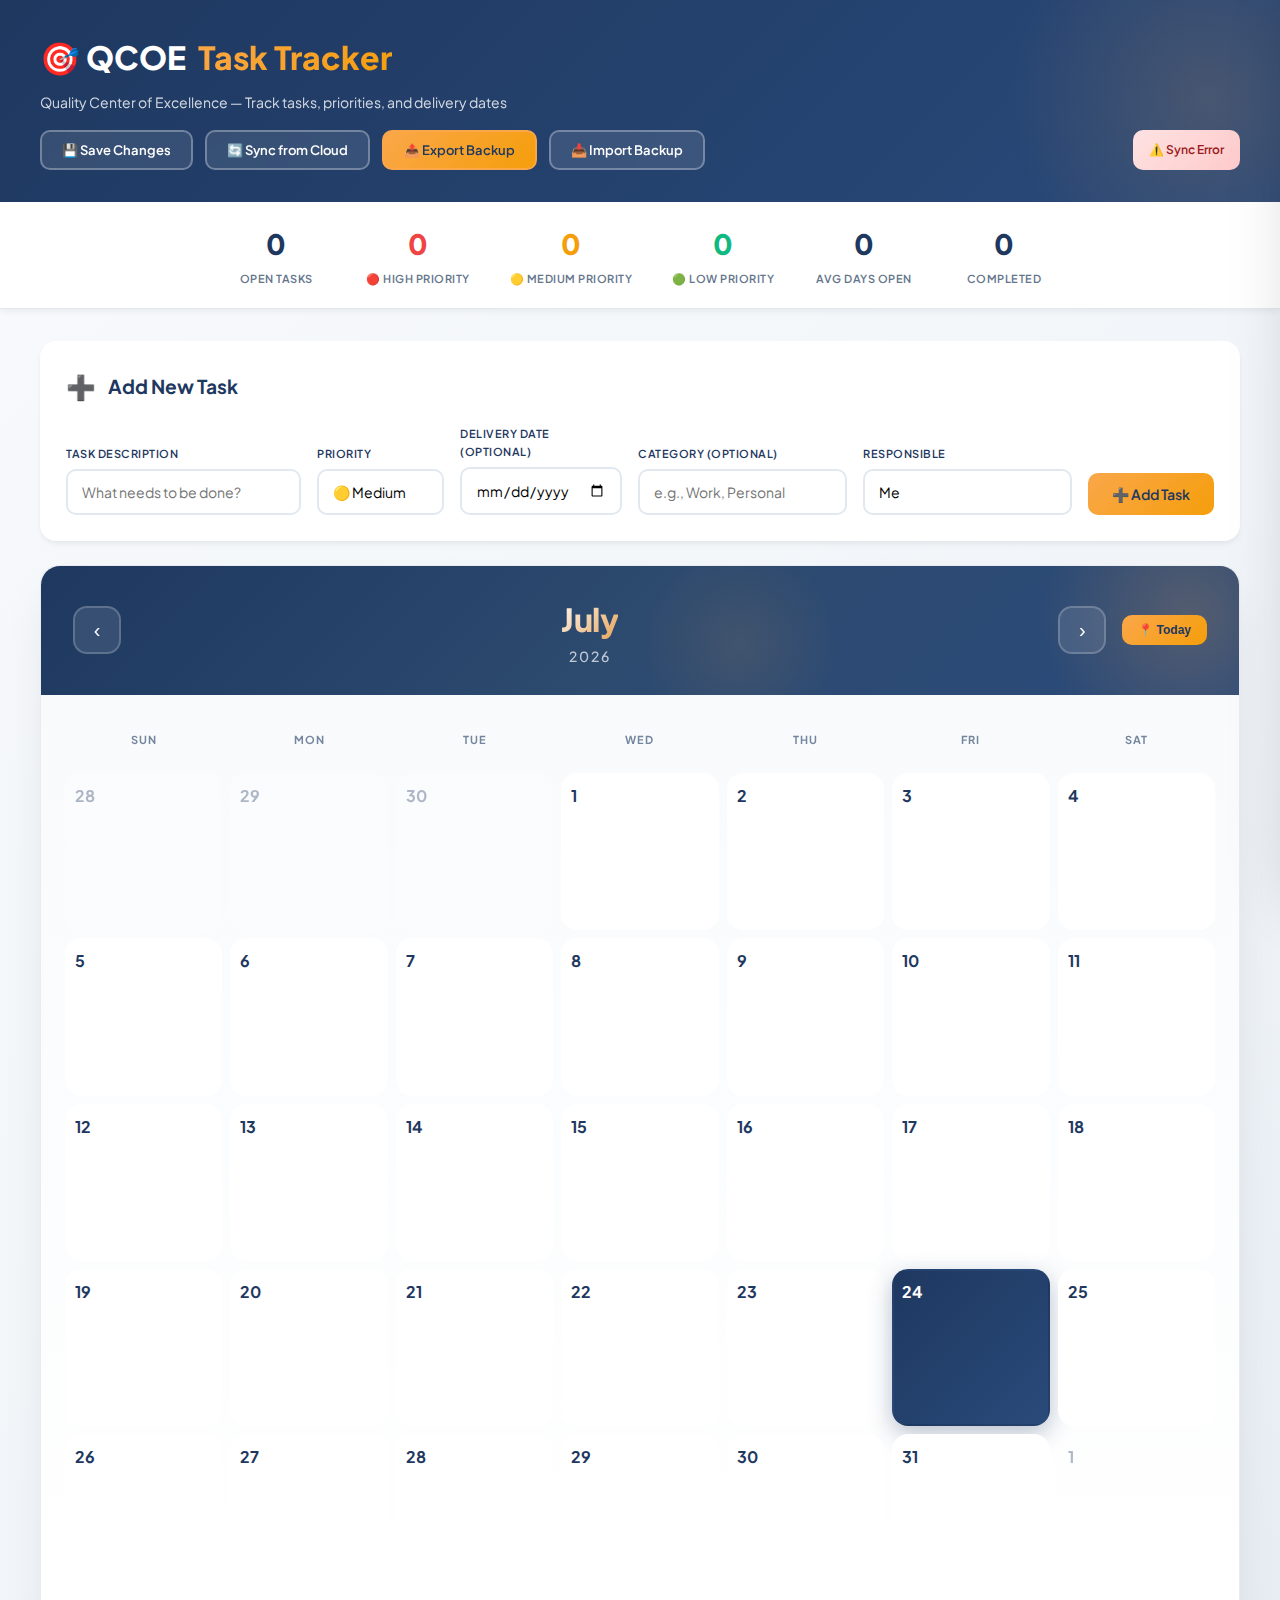
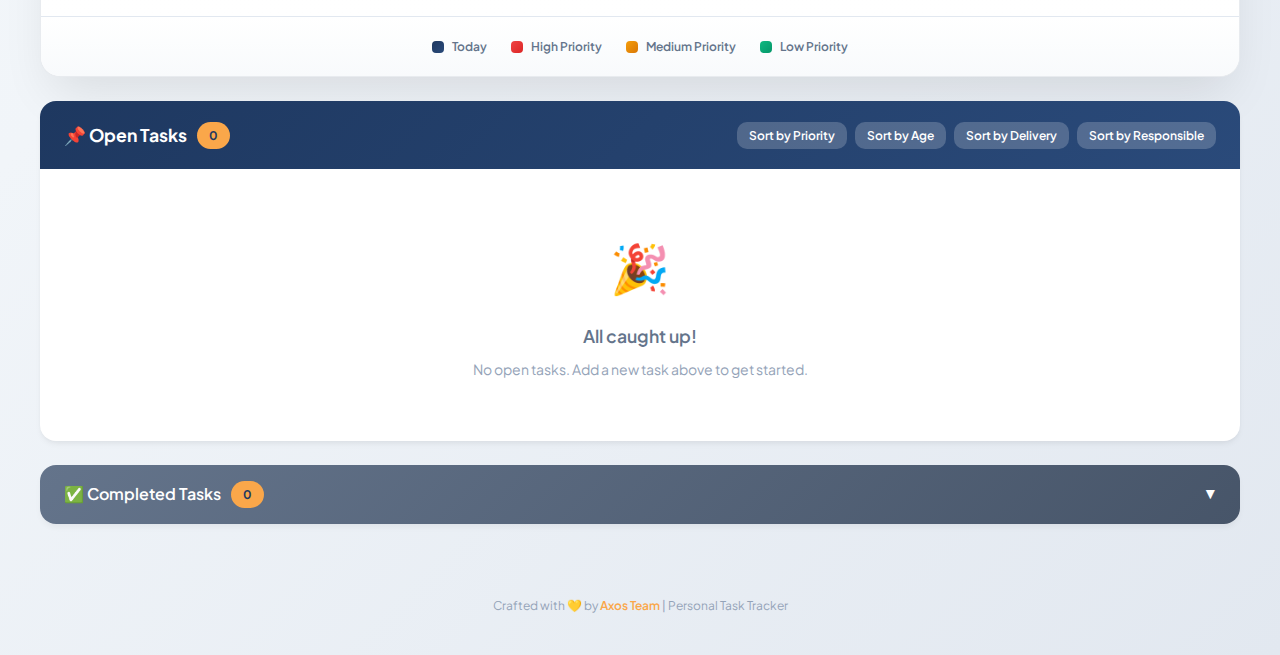
<file: QCOE_Task_Tracker.html>
<!DOCTYPE html>
<html lang="en">
<head>
    <meta charset="UTF-8">
    <meta name="viewport" content="width=device-width, initial-scale=1.0">
    <title>QCOE Task Tracker | Axos</title>
    <link href="https://fonts.googleapis.com/css2?family=Plus+Jakarta+Sans:wght@400;500;600;700;800&display=swap" rel="stylesheet">
    <style>
        :root {
            --axos-orange: #FAA74A;
            --axos-orange-light: #FFF4E6;
            --axos-orange-dark: #E8922E;
            --axos-navy: #1E3860;
            --axos-navy-light: #2A4A7A;
            --axos-navy-dark: #152844;
            --gradient-orange: linear-gradient(135deg, #FAA74A 0%, #f59e0b 100%);
            --gradient-navy: linear-gradient(135deg, #1E3860 0%, #2A4A7A 100%);
            --priority-high: #ef4444;
            --priority-high-bg: #fef2f2;
            --priority-medium: #f59e0b;
            --priority-medium-bg: #fffbeb;
            --priority-low: #10b981;
            --priority-low-bg: #ecfdf5;
        }

        * {
            margin: 0;
            padding: 0;
            box-sizing: border-box;
        }

        body {
            font-family: 'Plus Jakarta Sans', -apple-system, BlinkMacSystemFont, sans-serif;
            background: linear-gradient(135deg, #f8fafc 0%, #f1f5f9 50%, #e2e8f0 100%);
            min-height: 100vh;
            color: #334155;
            line-height: 1.6;
        }

        /* Header */
        .header {
            background: linear-gradient(135deg, var(--axos-navy) 0%, var(--axos-navy-light) 100%);
            padding: 32px 40px;
            color: white;
            position: relative;
            overflow: hidden;
        }

        .header::before {
            content: '';
            position: absolute;
            top: -50%;
            right: -10%;
            width: 400px;
            height: 400px;
            background: radial-gradient(circle, rgba(250, 167, 74, 0.15) 0%, transparent 70%);
            border-radius: 50%;
        }

        .header-content {
            max-width: 1400px;
            margin: 0 auto;
            position: relative;
            z-index: 1;
        }

        .header h1 {
            font-size: 2rem;
            font-weight: 800;
            display: flex;
            align-items: center;
            gap: 12px;
        }

        .header h1 span {
            background: var(--gradient-orange);
            -webkit-background-clip: text;
            -webkit-text-fill-color: transparent;
            background-clip: text;
        }

        .header-subtitle {
            margin-top: 8px;
            opacity: 0.8;
            font-size: 14px;
        }

        .header-actions {
            display: flex;
            gap: 12px;
            margin-top: 16px;
        }

        .header-btn {
            padding: 10px 20px;
            border: 2px solid rgba(255, 255, 255, 0.3);
            border-radius: 10px;
            background: rgba(255, 255, 255, 0.1);
            color: white;
            font-size: 13px;
            font-weight: 600;
            cursor: pointer;
            transition: all 0.2s ease;
            font-family: inherit;
            display: inline-flex;
            align-items: center;
            gap: 8px;
            backdrop-filter: blur(10px);
        }

        .header-btn:hover {
            background: rgba(255, 255, 255, 0.2);
            border-color: var(--axos-orange);
            transform: translateY(-2px);
        }

        .header-btn.export {
            background: var(--gradient-orange);
            border-color: var(--axos-orange);
            color: var(--axos-navy);
        }

        .header-btn.export:hover {
            box-shadow: 0 4px 20px rgba(250, 167, 74, 0.4);
        }

        /* Sync Status Badge */
        .sync-status {
            padding: 10px 16px;
            border-radius: 10px;
            font-size: 12px;
            font-weight: 600;
            margin-left: auto;
            display: inline-flex;
            align-items: center;
            gap: 6px;
        }

        .sync-status.synced {
            background: linear-gradient(135deg, #d1fae5 0%, #a7f3d0 100%);
            color: #065f46;
        }

        .sync-status.syncing {
            background: linear-gradient(135deg, #dbeafe 0%, #bfdbfe 100%);
            color: #1e40af;
            animation: pulse 1.5s infinite;
        }

        .sync-status.error {
            background: linear-gradient(135deg, #fee2e2 0%, #fecaca 100%);
            color: #991b1b;
        }

        .sync-status.local {
            background: linear-gradient(135deg, #f1f5f9 0%, #e2e8f0 100%);
            color: #475569;
        }

        @keyframes pulse {
            0%, 100% { opacity: 1; }
            50% { opacity: 0.6; }
        }

        /* Stats Bar */
        .stats-bar {
            background: white;
            border-bottom: 1px solid #e2e8f0;
            padding: 20px 40px;
            display: flex;
            gap: 40px;
            flex-wrap: wrap;
            justify-content: center;
            box-shadow: 0 4px 6px -1px rgba(0, 0, 0, 0.05);
        }

        .stat-item {
            text-align: center;
            min-width: 100px;
        }

        .stat-value {
            font-size: 28px;
            font-weight: 800;
            color: var(--axos-navy);
        }

        .stat-value.high { color: var(--priority-high); }
        .stat-value.medium { color: var(--priority-medium); }
        .stat-value.low { color: var(--priority-low); }

        .stat-label {
            font-size: 11px;
            text-transform: uppercase;
            letter-spacing: 0.5px;
            color: #64748b;
            margin-top: 4px;
            font-weight: 600;
        }

        /* Main Container */
        .container {
            max-width: 1400px;
            margin: 0 auto;
            padding: 32px 40px;
        }

        /* Add Task Section */
        .add-task-section {
            background: white;
            border-radius: 16px;
            padding: 24px;
            margin-bottom: 24px;
            box-shadow: 0 4px 6px -1px rgba(0, 0, 0, 0.05), 0 2px 4px -1px rgba(0, 0, 0, 0.03);
            border: 2px solid transparent;
            transition: all 0.3s ease;
        }

        .add-task-section:focus-within {
            border-color: var(--axos-orange);
            box-shadow: 0 0 0 4px rgba(250, 167, 74, 0.15);
        }

        .add-task-header {
            display: flex;
            align-items: center;
            gap: 12px;
            margin-bottom: 20px;
        }

        .add-task-header h2 {
            font-size: 1.2rem;
            font-weight: 700;
            color: var(--axos-navy);
        }

        .add-task-form {
            display: grid;
            grid-template-columns: 2fr 1fr 1fr 1fr 1fr auto;
            gap: 16px;
            align-items: end;
        }

        .form-group {
            display: flex;
            flex-direction: column;
            gap: 6px;
        }

        .form-group label {
            font-size: 11px;
            font-weight: 600;
            text-transform: uppercase;
            letter-spacing: 0.5px;
            color: var(--axos-navy);
        }

        .form-group input,
        .form-group select {
            padding: 12px 14px;
            border: 2px solid #e2e8f0;
            border-radius: 10px;
            font-size: 14px;
            font-family: inherit;
            transition: all 0.2s ease;
            background: white;
        }

        .form-group input:focus,
        .form-group select:focus {
            outline: none;
            border-color: var(--axos-orange);
            box-shadow: 0 0 0 4px rgba(250, 167, 74, 0.15);
        }

        .btn {
            padding: 12px 24px;
            border: none;
            border-radius: 10px;
            font-size: 14px;
            font-weight: 600;
            cursor: pointer;
            transition: all 0.2s ease;
            font-family: inherit;
            display: inline-flex;
            align-items: center;
            gap: 8px;
            white-space: nowrap;
        }

        .btn-primary {
            background: var(--gradient-orange);
            color: var(--axos-navy);
        }

        .btn-primary:hover {
            transform: translateY(-2px);
            box-shadow: 0 4px 12px rgba(250, 167, 74, 0.4);
        }

        .btn-secondary {
            background: var(--gradient-navy);
            color: white;
        }

        .btn-secondary:hover {
            transform: translateY(-2px);
            box-shadow: 0 4px 12px rgba(30, 56, 96, 0.4);
        }

        .btn-small {
            padding: 6px 12px;
            font-size: 12px;
        }

        .btn-danger {
            background: linear-gradient(135deg, #ef4444 0%, #dc2626 100%);
            color: white;
        }

        .btn-success {
            background: linear-gradient(135deg, #10b981 0%, #059669 100%);
            color: white;
        }

        /* Tasks Section */
        .tasks-section {
            background: white;
            border-radius: 16px;
            overflow: hidden;
            box-shadow: 0 4px 6px -1px rgba(0, 0, 0, 0.05), 0 2px 4px -1px rgba(0, 0, 0, 0.03);
            margin-bottom: 24px;
        }

        .section-header {
            padding: 20px 24px;
            background: linear-gradient(135deg, var(--axos-navy) 0%, var(--axos-navy-light) 100%);
            color: white;
            display: flex;
            align-items: center;
            justify-content: space-between;
        }

        .section-header h2 {
            font-size: 1.1rem;
            font-weight: 700;
            display: flex;
            align-items: center;
            gap: 10px;
        }

        .section-count {
            background: var(--axos-orange);
            color: var(--axos-navy);
            padding: 4px 12px;
            border-radius: 20px;
            font-size: 12px;
            font-weight: 700;
        }

        /* Task Table */
        .task-table {
            width: 100%;
            border-collapse: collapse;
        }

        .task-table th {
            background: linear-gradient(180deg, #f8fafc 0%, #f1f5f9 100%);
            padding: 14px 16px;
            text-align: left;
            font-size: 11px;
            text-transform: uppercase;
            letter-spacing: 0.5px;
            color: var(--axos-navy);
            font-weight: 700;
            border-bottom: 2px solid #e2e8f0;
        }

        .task-table td {
            padding: 16px;
            border-bottom: 1px solid #f1f5f9;
            vertical-align: middle;
        }

        .task-table tr:hover {
            background: linear-gradient(135deg, #f8fafc 0%, #f1f5f9 100%);
        }

        .task-table tr:last-child td {
            border-bottom: none;
        }

        .task-name {
            font-weight: 600;
            color: var(--axos-navy);
        }

        .task-name-input {
            border: none;
            background: transparent;
            font-size: 14px;
            font-weight: 600;
            color: var(--axos-navy);
            width: 100%;
            font-family: inherit;
            padding: 8px 12px;
            border-radius: 8px;
            transition: all 0.2s ease;
        }

        .task-name-input:hover {
            background: rgba(250, 167, 74, 0.1);
        }

        .task-name-input:focus {
            outline: none;
            background: white;
            box-shadow: 0 0 0 3px rgba(250, 167, 74, 0.3);
        }

        /* Priority Badge */
        .priority-badge {
            padding: 6px 14px;
            border-radius: 20px;
            font-size: 11px;
            font-weight: 700;
            text-transform: uppercase;
            letter-spacing: 0.5px;
            display: inline-flex;
            align-items: center;
            gap: 6px;
        }

        .priority-badge.high {
            background: var(--priority-high-bg);
            color: var(--priority-high);
            border: 1px solid var(--priority-high);
        }

        .priority-badge.medium {
            background: var(--priority-medium-bg);
            color: var(--priority-medium);
            border: 1px solid var(--priority-medium);
        }

        .priority-badge.low {
            background: var(--priority-low-bg);
            color: var(--priority-low);
            border: 1px solid var(--priority-low);
        }

        /* Days Counter */
        .days-counter {
            display: flex;
            align-items: center;
            gap: 8px;
        }

        .days-badge {
            padding: 8px 14px;
            border-radius: 10px;
            font-weight: 700;
            font-size: 14px;
            min-width: 60px;
            text-align: center;
        }

        .days-badge.fresh {
            background: linear-gradient(135deg, #ecfdf5 0%, #d1fae5 100%);
            color: #059669;
        }

        .days-badge.aging {
            background: linear-gradient(135deg, #fffbeb 0%, #fef3c7 100%);
            color: #d97706;
        }

        .days-badge.old {
            background: linear-gradient(135deg, #fef2f2 0%, #fee2e2 100%);
            color: #dc2626;
        }

        /* Delivery Date */
        .delivery-date {
            font-size: 13px;
            color: #64748b;
        }

        .delivery-date.overdue {
            color: var(--priority-high);
            font-weight: 600;
        }

        .delivery-date.approaching {
            color: var(--priority-medium);
            font-weight: 600;
        }

        /* Actions */
        .actions {
            display: flex;
            gap: 8px;
        }

        .action-btn {
            width: 36px;
            height: 36px;
            border: none;
            border-radius: 10px;
            cursor: pointer;
            display: flex;
            align-items: center;
            justify-content: center;
            transition: all 0.2s ease;
            font-size: 16px;
        }

        .action-btn.complete {
            background: linear-gradient(135deg, #ecfdf5 0%, #d1fae5 100%);
            color: #10b981;
        }

        .action-btn.complete:hover {
            background: #10b981;
            color: white;
            transform: scale(1.1);
        }

        .action-btn.delete {
            background: linear-gradient(135deg, #fef2f2 0%, #fee2e2 100%);
            color: #ef4444;
        }

        .action-btn.delete:hover {
            background: #ef4444;
            color: white;
            transform: scale(1.1);
        }

        /* Closed Tasks Section */
        .closed-section {
            background: white;
            border-radius: 16px;
            overflow: hidden;
            box-shadow: 0 4px 6px -1px rgba(0, 0, 0, 0.05);
        }

        .closed-header {
            padding: 16px 24px;
            background: linear-gradient(135deg, #64748b 0%, #475569 100%);
            color: white;
            display: flex;
            align-items: center;
            justify-content: space-between;
            cursor: pointer;
            transition: all 0.2s ease;
        }

        .closed-header:hover {
            background: linear-gradient(135deg, #475569 0%, #334155 100%);
        }

        .closed-header h2 {
            font-size: 1rem;
            font-weight: 600;
            display: flex;
            align-items: center;
            gap: 10px;
        }

        .toggle-icon {
            font-size: 12px;
            transition: transform 0.3s ease;
        }

        .toggle-icon.expanded {
            transform: rotate(180deg);
        }

        .closed-content {
            max-height: 0;
            overflow: hidden;
            transition: max-height 0.3s ease;
        }

        .closed-content.expanded {
            max-height: 2000px;
        }

        .closed-table td {
            opacity: 0.7;
        }

        .closed-table tr:hover td {
            opacity: 1;
        }

        .completed-badge {
            background: linear-gradient(135deg, #ecfdf5 0%, #d1fae5 100%);
            color: #059669;
            padding: 4px 12px;
            border-radius: 20px;
            font-size: 11px;
            font-weight: 600;
            display: inline-flex;
            align-items: center;
            gap: 4px;
        }

        /* Empty State */
        .empty-state {
            padding: 60px 40px;
            text-align: center;
            color: #94a3b8;
        }

        .empty-state-icon {
            font-size: 48px;
            margin-bottom: 16px;
        }

        .empty-state h3 {
            font-size: 1.1rem;
            font-weight: 600;
            color: #64748b;
            margin-bottom: 8px;
        }

        .empty-state p {
            font-size: 14px;
        }

        /* Footer */
        .footer {
            text-align: center;
            padding: 40px;
            color: #94a3b8;
            font-size: 12px;
        }

        .footer a {
            color: var(--axos-orange);
            text-decoration: none;
            font-weight: 600;
        }

        /* Toast */
        .toast {
            position: fixed;
            bottom: 24px;
            right: 24px;
            background: var(--axos-navy);
            color: white;
            padding: 16px 24px;
            border-radius: 12px;
            font-weight: 600;
            display: flex;
            align-items: center;
            gap: 12px;
            box-shadow: 0 10px 40px rgba(0, 0, 0, 0.2);
            transform: translateY(100px);
            opacity: 0;
            transition: all 0.3s ease;
            z-index: 1000;
        }

        .toast.show {
            transform: translateY(0);
            opacity: 1;
        }

        .toast.success {
            background: linear-gradient(135deg, #10b981 0%, #059669 100%);
        }

        .toast.error {
            background: linear-gradient(135deg, #ef4444 0%, #dc2626 100%);
        }

        /* Responsive */
        @media (max-width: 1024px) {
            .add-task-form {
                grid-template-columns: 1fr 1fr;
            }

            .add-task-form .form-group:first-child {
                grid-column: 1 / -1;
            }
        }

        @media (max-width: 768px) {
            .header {
                padding: 24px 20px;
            }

            .container {
                padding: 20px;
            }

            .stats-bar {
                padding: 16px 20px;
                gap: 24px;
            }

            .add-task-form {
                grid-template-columns: 1fr;
            }

            .task-table {
                display: block;
                overflow-x: auto;
            }
        }

        /* Priority Select Styling */
        .priority-select {
            appearance: none;
            padding-right: 36px !important;
            background-image: url("data:image/svg+xml,%3Csvg xmlns='http://www.w3.org/2000/svg' width='16' height='16' viewBox='0 0 24 24' fill='none' stroke='%231E3860' stroke-width='2' stroke-linecap='round' stroke-linejoin='round'%3E%3Cpolyline points='6 9 12 15 18 9'%3E%3C/polyline%3E%3C/svg%3E");
            background-repeat: no-repeat;
            background-position: right 12px center;
        }

        .priority-select.high {
            border-color: var(--priority-high);
            background-color: var(--priority-high-bg);
        }

        .priority-select.medium {
            border-color: var(--priority-medium);
            background-color: var(--priority-medium-bg);
        }

        .priority-select.low {
            border-color: var(--priority-low);
            background-color: var(--priority-low-bg);
        }

        /* Editable date input */
        .date-input {
            border: none;
            background: transparent;
            font-size: 13px;
            color: #64748b;
            font-family: inherit;
            padding: 8px;
            border-radius: 8px;
            transition: all 0.2s ease;
            cursor: pointer;
        }

        .date-input:hover {
            background: rgba(250, 167, 74, 0.1);
        }

        .date-input:focus {
            outline: none;
            background: white;
            box-shadow: 0 0 0 3px rgba(250, 167, 74, 0.3);
        }

        /* ========== CALENDAR STYLES ========== */
        .calendar-section {
            background: white;
            border-radius: 20px;
            overflow: hidden;
            box-shadow: 0 25px 50px -12px rgba(0, 0, 0, 0.1);
            margin-bottom: 24px;
            border: 1px solid rgba(30, 56, 96, 0.1);
        }

        .calendar-header {
            background: linear-gradient(135deg, var(--axos-navy) 0%, #2d4a6f 50%, var(--axos-navy-light) 100%);
            padding: 28px 32px;
            color: white;
            position: relative;
            overflow: hidden;
        }

        .calendar-header::before {
            content: '';
            position: absolute;
            top: -100px;
            right: -100px;
            width: 300px;
            height: 300px;
            background: radial-gradient(circle, rgba(250, 167, 74, 0.2) 0%, transparent 70%);
            border-radius: 50%;
            animation: pulse-glow 4s ease-in-out infinite;
        }

        .calendar-header::after {
            content: '';
            position: absolute;
            bottom: -50px;
            left: 50%;
            width: 200px;
            height: 200px;
            background: radial-gradient(circle, rgba(250, 167, 74, 0.1) 0%, transparent 70%);
            border-radius: 50%;
            animation: pulse-glow 4s ease-in-out infinite reverse;
        }

        @keyframes pulse-glow {
            0%, 100% { opacity: 0.5; transform: scale(1); }
            50% { opacity: 1; transform: scale(1.1); }
        }

        .calendar-nav {
            display: flex;
            align-items: center;
            justify-content: space-between;
            position: relative;
            z-index: 1;
        }

        .calendar-title {
            text-align: center;
        }

        .calendar-month {
            font-size: 2rem;
            font-weight: 800;
            letter-spacing: -0.5px;
            background: linear-gradient(135deg, #ffffff 0%, rgba(250, 167, 74, 0.9) 100%);
            -webkit-background-clip: text;
            -webkit-text-fill-color: transparent;
            background-clip: text;
        }

        .calendar-year {
            font-size: 14px;
            opacity: 0.7;
            font-weight: 500;
            letter-spacing: 2px;
        }

        .calendar-nav-btn {
            width: 48px;
            height: 48px;
            border: 2px solid rgba(255, 255, 255, 0.2);
            border-radius: 14px;
            background: rgba(255, 255, 255, 0.1);
            color: white;
            cursor: pointer;
            display: flex;
            align-items: center;
            justify-content: center;
            font-size: 20px;
            transition: all 0.3s cubic-bezier(0.4, 0, 0.2, 1);
            backdrop-filter: blur(10px);
        }

        .calendar-nav-btn:hover {
            background: var(--axos-orange);
            border-color: var(--axos-orange);
            transform: scale(1.1);
            box-shadow: 0 8px 25px rgba(250, 167, 74, 0.4);
        }

        .calendar-nav-btn:active {
            transform: scale(0.95);
        }

        .calendar-body {
            padding: 24px;
            background: linear-gradient(180deg, #f8fafc 0%, #ffffff 100%);
        }

        .calendar-weekdays {
            display: grid;
            grid-template-columns: repeat(7, 1fr);
            gap: 8px;
            margin-bottom: 12px;
        }

        .calendar-weekday {
            text-align: center;
            font-size: 11px;
            font-weight: 700;
            text-transform: uppercase;
            letter-spacing: 1px;
            color: var(--axos-navy);
            padding: 12px 0;
            opacity: 0.6;
        }

        .calendar-days {
            display: grid;
            grid-template-columns: repeat(7, 1fr);
            gap: 8px;
        }

        .calendar-day {
            aspect-ratio: 1;
            min-height: 80px;
            border-radius: 16px;
            background: white;
            border: 2px solid transparent;
            cursor: pointer;
            transition: all 0.3s cubic-bezier(0.4, 0, 0.2, 1);
            display: flex;
            flex-direction: column;
            padding: 8px;
            position: relative;
            overflow: hidden;
        }

        .calendar-day::before {
            content: '';
            position: absolute;
            top: 0;
            left: 0;
            right: 0;
            bottom: 0;
            background: linear-gradient(135deg, transparent 0%, rgba(250, 167, 74, 0.05) 100%);
            opacity: 0;
            transition: opacity 0.3s ease;
        }

        .calendar-day:hover {
            transform: translateY(-4px) scale(1.02);
            box-shadow: 0 12px 30px rgba(30, 56, 96, 0.15);
            border-color: var(--axos-orange);
        }

        .calendar-day:hover::before {
            opacity: 1;
        }

        .calendar-day.empty {
            background: transparent;
            border: none;
            cursor: default;
        }

        .calendar-day.empty:hover {
            transform: none;
            box-shadow: none;
        }

        .calendar-day.today {
            background: linear-gradient(135deg, var(--axos-navy) 0%, var(--axos-navy-light) 100%);
            color: white;
            box-shadow: 0 8px 25px rgba(30, 56, 96, 0.3);
        }

        .calendar-day.today .day-number {
            color: white;
        }

        .calendar-day.today:hover {
            transform: translateY(-4px) scale(1.02);
            box-shadow: 0 12px 35px rgba(30, 56, 96, 0.4);
        }

        .calendar-day.other-month {
            opacity: 0.35;
        }

        .calendar-day.has-tasks {
            border-color: rgba(250, 167, 74, 0.3);
            background: linear-gradient(135deg, #fffbeb 0%, #ffffff 100%);
        }

        .calendar-day.has-overdue {
            border-color: rgba(239, 68, 68, 0.4);
            background: linear-gradient(135deg, #fef2f2 0%, #ffffff 100%);
        }

        .day-number {
            font-size: 16px;
            font-weight: 700;
            color: var(--axos-navy);
            margin-bottom: 4px;
        }

        .day-tasks {
            flex: 1;
            display: flex;
            flex-direction: column;
            gap: 3px;
            overflow: hidden;
        }

        .day-task-pill {
            font-size: 9px;
            font-weight: 600;
            padding: 3px 6px;
            border-radius: 6px;
            white-space: nowrap;
            overflow: hidden;
            text-overflow: ellipsis;
            transition: all 0.2s ease;
        }

        .day-task-pill.high {
            background: linear-gradient(135deg, #fecaca 0%, #fee2e2 100%);
            color: #991b1b;
        }

        .day-task-pill.medium {
            background: linear-gradient(135deg, #fed7aa 0%, #ffedd5 100%);
            color: #92400e;
        }

        .day-task-pill.low {
            background: linear-gradient(135deg, #a7f3d0 0%, #d1fae5 100%);
            color: #065f46;
        }

        .day-task-more {
            font-size: 9px;
            font-weight: 700;
            color: var(--axos-navy);
            opacity: 0.6;
            text-align: center;
            padding: 2px;
        }

        /* Calendar Legend */
        .calendar-legend {
            display: flex;
            justify-content: center;
            gap: 24px;
            padding: 20px 24px;
            background: linear-gradient(180deg, #ffffff 0%, #f8fafc 100%);
            border-top: 1px solid #e2e8f0;
        }

        .legend-item {
            display: flex;
            align-items: center;
            gap: 8px;
            font-size: 12px;
            font-weight: 600;
            color: #64748b;
        }

        .legend-dot {
            width: 12px;
            height: 12px;
            border-radius: 4px;
        }

        .legend-dot.high { background: linear-gradient(135deg, #ef4444 0%, #dc2626 100%); }
        .legend-dot.medium { background: linear-gradient(135deg, #f59e0b 0%, #d97706 100%); }
        .legend-dot.low { background: linear-gradient(135deg, #10b981 0%, #059669 100%); }
        .legend-dot.today { background: linear-gradient(135deg, var(--axos-navy) 0%, var(--axos-navy-light) 100%); }

        /* Day Detail Panel */
        .day-detail-panel {
            position: fixed;
            top: 0;
            right: -450px;
            width: 420px;
            height: 100vh;
            background: white;
            box-shadow: -20px 0 60px rgba(0, 0, 0, 0.15);
            z-index: 1001;
            transition: right 0.4s cubic-bezier(0.4, 0, 0.2, 1);
            display: flex;
            flex-direction: column;
        }

        .day-detail-panel.open {
            right: 0;
        }

        .day-detail-overlay {
            position: fixed;
            top: 0;
            left: 0;
            width: 100%;
            height: 100%;
            background: rgba(30, 56, 96, 0.3);
            backdrop-filter: blur(4px);
            z-index: 1000;
            opacity: 0;
            visibility: hidden;
            transition: all 0.3s ease;
        }

        .day-detail-overlay.open {
            opacity: 1;
            visibility: visible;
        }

        .day-detail-header {
            background: linear-gradient(135deg, var(--axos-navy) 0%, var(--axos-navy-light) 100%);
            padding: 28px 24px;
            color: white;
            position: relative;
        }

        .day-detail-close {
            position: absolute;
            top: 16px;
            right: 16px;
            width: 36px;
            height: 36px;
            border: none;
            border-radius: 10px;
            background: rgba(255, 255, 255, 0.15);
            color: white;
            cursor: pointer;
            display: flex;
            align-items: center;
            justify-content: center;
            font-size: 18px;
            transition: all 0.2s ease;
        }

        .day-detail-close:hover {
            background: rgba(255, 255, 255, 0.25);
            transform: scale(1.1);
        }

        .day-detail-date {
            font-size: 3rem;
            font-weight: 800;
            line-height: 1;
            background: linear-gradient(135deg, #ffffff 0%, var(--axos-orange) 100%);
            -webkit-background-clip: text;
            -webkit-text-fill-color: transparent;
            background-clip: text;
        }

        .day-detail-weekday {
            font-size: 14px;
            opacity: 0.8;
            margin-top: 4px;
            font-weight: 500;
        }

        .day-detail-content {
            flex: 1;
            overflow-y: auto;
            padding: 24px;
        }

        .day-detail-empty {
            text-align: center;
            padding: 40px 20px;
            color: #94a3b8;
        }

        .day-detail-empty-icon {
            font-size: 48px;
            margin-bottom: 16px;
        }

        .day-detail-task {
            background: linear-gradient(135deg, #f8fafc 0%, #ffffff 100%);
            border-radius: 14px;
            padding: 16px;
            margin-bottom: 12px;
            border-left: 4px solid;
            transition: all 0.2s ease;
            cursor: pointer;
        }

        .day-detail-task:hover {
            transform: translateX(4px);
            box-shadow: 0 4px 15px rgba(0, 0, 0, 0.08);
        }

        .day-detail-task.high { border-left-color: var(--priority-high); }
        .day-detail-task.medium { border-left-color: var(--priority-medium); }
        .day-detail-task.low { border-left-color: var(--priority-low); }

        .day-detail-task-name {
            font-weight: 700;
            color: var(--axos-navy);
            margin-bottom: 8px;
            font-size: 14px;
        }

        .day-detail-task-meta {
            display: flex;
            gap: 12px;
            flex-wrap: wrap;
        }

        .day-detail-task-tag {
            font-size: 11px;
            font-weight: 600;
            padding: 4px 10px;
            border-radius: 20px;
            background: #e2e8f0;
            color: #475569;
        }

        .day-detail-task-tag.priority {
            background: var(--priority-high-bg);
            color: var(--priority-high);
        }

        .day-detail-task-tag.priority.medium {
            background: var(--priority-medium-bg);
            color: var(--priority-medium);
        }

        .day-detail-task-tag.priority.low {
            background: var(--priority-low-bg);
            color: var(--priority-low);
        }

        .day-detail-task-tag.overdue {
            background: #fef2f2;
            color: #dc2626;
        }

        .day-detail-task-tag.days {
            background: linear-gradient(135deg, var(--axos-orange-light) 0%, #fff7ed 100%);
            color: var(--axos-orange-dark);
        }

        /* Today Button */
        .calendar-today-btn {
            padding: 8px 16px;
            background: var(--gradient-orange);
            border: none;
            border-radius: 10px;
            color: var(--axos-navy);
            font-size: 12px;
            font-weight: 700;
            cursor: pointer;
            transition: all 0.2s ease;
            margin-left: 16px;
        }

        .calendar-today-btn:hover {
            transform: scale(1.05);
            box-shadow: 0 4px 15px rgba(250, 167, 74, 0.4);
        }

        /* Calendar Toggle in Section Header */
        .view-toggle {
            display: flex;
            gap: 8px;
            background: rgba(255, 255, 255, 0.1);
            padding: 4px;
            border-radius: 12px;
        }

        .view-toggle-btn {
            padding: 8px 16px;
            border: none;
            border-radius: 10px;
            background: transparent;
            color: rgba(255, 255, 255, 0.7);
            font-size: 12px;
            font-weight: 600;
            cursor: pointer;
            transition: all 0.2s ease;
            font-family: inherit;
        }

        .view-toggle-btn.active {
            background: white;
            color: var(--axos-navy);
        }

        .view-toggle-btn:not(.active):hover {
            color: white;
            background: rgba(255, 255, 255, 0.15);
        }
    </style>
</head>
<body>
    <!-- Header -->
    <div class="header">
        <div class="header-content">
            <h1>🎯 QCOE <span>Task Tracker</span></h1>
            <p class="header-subtitle">Quality Center of Excellence — Track tasks, priorities, and delivery dates</p>
            <div class="header-actions">
                <button class="header-btn" onclick="saveData()" id="saveBtn">
                    💾 Save Changes
                </button>
                <button class="header-btn" onclick="refreshFromCloud()" title="Reload data from cloud">
                    🔄 Sync from Cloud
                </button>
                <button class="header-btn export" onclick="exportData()">
                    📤 Export Backup
                </button>
                <button class="header-btn" onclick="document.getElementById('importFile').click()">
                    📥 Import Backup
                </button>
                <input type="file" id="importFile" accept=".json" style="display: none;" onchange="importData(event)">
                <span id="syncStatus" class="sync-status local">💾 Local Only</span>
            </div>
        </div>
    </div>

    <!-- Stats Bar -->
    <div class="stats-bar">
        <div class="stat-item">
            <div class="stat-value" id="totalOpen">0</div>
            <div class="stat-label">Open Tasks</div>
        </div>
        <div class="stat-item">
            <div class="stat-value high" id="highPriority">0</div>
            <div class="stat-label">🔴 High Priority</div>
        </div>
        <div class="stat-item">
            <div class="stat-value medium" id="mediumPriority">0</div>
            <div class="stat-label">🟡 Medium Priority</div>
        </div>
        <div class="stat-item">
            <div class="stat-value low" id="lowPriority">0</div>
            <div class="stat-label">🟢 Low Priority</div>
        </div>
        <div class="stat-item">
            <div class="stat-value" id="avgDays">0</div>
            <div class="stat-label">Avg Days Open</div>
        </div>
        <div class="stat-item">
            <div class="stat-value" id="totalClosed">0</div>
            <div class="stat-label">Completed</div>
        </div>
    </div>

    <!-- Main Container -->
    <div class="container">
        <!-- Add Task Section -->
        <div class="add-task-section">
            <div class="add-task-header">
                <span style="font-size: 24px;">➕</span>
                <h2>Add New Task</h2>
            </div>
            <div class="add-task-form">
                <div class="form-group">
                    <label>Task Description</label>
                    <input type="text" id="taskName" placeholder="What needs to be done?" onkeydown="if(event.key==='Enter') addTask()">
                </div>
                <div class="form-group">
                    <label>Priority</label>
                    <select id="taskPriority" class="priority-select">
                        <option value="high">🔴 High</option>
                        <option value="medium" selected>🟡 Medium</option>
                        <option value="low">🟢 Low</option>
                    </select>
                </div>
                <div class="form-group">
                    <label>Delivery Date (Optional)</label>
                    <input type="date" id="taskDelivery">
                </div>
                <div class="form-group">
                    <label>Category (Optional)</label>
                    <input type="text" id="taskCategory" placeholder="e.g., Work, Personal">
                </div>
                <div class="form-group">
                    <label>Responsible</label>
                    <input type="text" id="taskResponsible" value="Me" placeholder="Who's responsible?">
                </div>
                <button class="btn btn-primary" onclick="addTask()">
                    ➕ Add Task
                </button>
            </div>
        </div>

        <!-- Calendar Section -->
        <div class="calendar-section">
            <div class="calendar-header">
                <div class="calendar-nav">
                    <button class="calendar-nav-btn" onclick="navigateMonth(-1)" title="Previous Month">‹</button>
                    <div class="calendar-title">
                        <div class="calendar-month" id="calendarMonth">January</div>
                        <div class="calendar-year" id="calendarYear">2026</div>
                    </div>
                    <div style="display: flex; align-items: center;">
                        <button class="calendar-nav-btn" onclick="navigateMonth(1)" title="Next Month">›</button>
                        <button class="calendar-today-btn" onclick="goToToday()">📍 Today</button>
                    </div>
                </div>
            </div>
            <div class="calendar-body">
                <div class="calendar-weekdays">
                    <div class="calendar-weekday">Sun</div>
                    <div class="calendar-weekday">Mon</div>
                    <div class="calendar-weekday">Tue</div>
                    <div class="calendar-weekday">Wed</div>
                    <div class="calendar-weekday">Thu</div>
                    <div class="calendar-weekday">Fri</div>
                    <div class="calendar-weekday">Sat</div>
                </div>
                <div class="calendar-days" id="calendarDays">
                    <!-- Days will be generated by JavaScript -->
                </div>
            </div>
            <div class="calendar-legend">
                <div class="legend-item">
                    <div class="legend-dot today"></div>
                    <span>Today</span>
                </div>
                <div class="legend-item">
                    <div class="legend-dot high"></div>
                    <span>High Priority</span>
                </div>
                <div class="legend-item">
                    <div class="legend-dot medium"></div>
                    <span>Medium Priority</span>
                </div>
                <div class="legend-item">
                    <div class="legend-dot low"></div>
                    <span>Low Priority</span>
                </div>
            </div>
        </div>

        <!-- Day Detail Panel -->
        <div class="day-detail-overlay" id="dayDetailOverlay" onclick="closeDayDetail()"></div>
        <div class="day-detail-panel" id="dayDetailPanel">
            <div class="day-detail-header">
                <button class="day-detail-close" onclick="closeDayDetail()">✕</button>
                <div class="day-detail-date" id="dayDetailDate">15</div>
                <div class="day-detail-weekday" id="dayDetailWeekday">Monday, January 2026</div>
            </div>
            <div class="day-detail-content" id="dayDetailContent">
                <!-- Tasks for selected day will be shown here -->
            </div>
        </div>

        <!-- Open Tasks Section -->
        <div class="tasks-section">
            <div class="section-header">
                <h2>📌 Open Tasks <span class="section-count" id="openCount">0</span></h2>
                <div style="display: flex; gap: 8px; flex-wrap: wrap;">
                    <button class="btn btn-small" style="background: rgba(255,255,255,0.2); color: white;" onclick="sortTasks('priority')">Sort by Priority</button>
                    <button class="btn btn-small" style="background: rgba(255,255,255,0.2); color: white;" onclick="sortTasks('days')">Sort by Age</button>
                    <button class="btn btn-small" style="background: rgba(255,255,255,0.2); color: white;" onclick="sortTasks('delivery')">Sort by Delivery</button>
                    <button class="btn btn-small" style="background: rgba(255,255,255,0.2); color: white;" onclick="sortTasks('responsible')">Sort by Responsible</button>
                </div>
            </div>
            <div id="openTasksContainer">
                <table class="task-table" id="openTasksTable">
                    <thead>
                        <tr>
                            <th style="width: 28%;">Task</th>
                            <th style="width: 10%;">Priority</th>
                            <th style="width: 10%;">Days Open</th>
                            <th style="width: 14%;">Delivery Date</th>
                            <th style="width: 10%;">Category</th>
                            <th style="width: 12%;">Responsible</th>
                            <th style="width: 12%;">Actions</th>
                        </tr>
                    </thead>
                    <tbody id="openTasksBody">
                    </tbody>
                </table>
                <div class="empty-state" id="emptyOpenState" style="display: none;">
                    <div class="empty-state-icon">🎉</div>
                    <h3>All caught up!</h3>
                    <p>No open tasks. Add a new task above to get started.</p>
                </div>
            </div>
        </div>

        <!-- Closed Tasks Section -->
        <div class="closed-section">
            <div class="closed-header" onclick="toggleClosedSection()">
                <h2>✅ Completed Tasks <span class="section-count" id="closedCount">0</span></h2>
                <span class="toggle-icon" id="toggleIcon">▼</span>
            </div>
            <div class="closed-content" id="closedContent">
                <table class="task-table closed-table" id="closedTasksTable">
                    <thead>
                        <tr>
                            <th style="width: 28%;">Task</th>
                            <th style="width: 10%;">Priority</th>
                            <th style="width: 10%;">Days to Complete</th>
                            <th style="width: 14%;">Completed On</th>
                            <th style="width: 10%;">Category</th>
                            <th style="width: 12%;">Responsible</th>
                            <th style="width: 12%;">Actions</th>
                        </tr>
                    </thead>
                    <tbody id="closedTasksBody">
                    </tbody>
                </table>
                <div class="empty-state" id="emptyClosedState" style="display: none;">
                    <div class="empty-state-icon">📝</div>
                    <h3>No completed tasks yet</h3>
                    <p>Complete some tasks and they'll appear here.</p>
                </div>
            </div>
        </div>
    </div>

    <!-- Footer -->
    <div class="footer">
        <p>Crafted with 💛 by <a href="#">Axos Team</a> | Personal Task Tracker</p>
    </div>

    <!-- Toast Notification -->
    <div class="toast" id="toast">
        <span id="toastIcon">✓</span>
        <span id="toastMessage">Task added successfully!</span>
    </div>

    <script>
        // =====================
        // GOOGLE SHEETS CONFIGURATION
        // =====================
        // IMPORTANT: Replace this URL with your Google Apps Script Web App URL
        // Follow the setup instructions to create your Google Sheet and Apps Script
        const GOOGLE_SCRIPT_URL = 'https://script.google.com/macros/s/AKfycbxomn_mq6cj7N9M60Hdf8nPDG-tLQKIfGDBDqAcsxE9qnwalKw0J3dYrY9aORGABoWI/exec';
        
        // Set to true once you've configured your Google Script URL
        const USE_GOOGLE_SHEETS = GOOGLE_SCRIPT_URL !== 'YOUR_GOOGLE_SCRIPT_URL_HERE';
        
        // Sync status tracking
        let isSyncing = false;
        let lastSyncTime = null;
        let syncError = null;

        // Data storage
        let tasks = {
            open: [],
            closed: []
        };

        const STORAGE_KEY = 'qcoeTaskTracker';

        // Calendar state
        let currentCalendarDate = new Date();

        // Initialize
        document.addEventListener('DOMContentLoaded', async () => {
            showSyncStatus('loading');
            await loadData();
            renderTasks();
            updateStats();
            renderCalendar();
            
            // Show configuration status
            if (!USE_GOOGLE_SHEETS) {
                console.log('⚠️ Google Sheets not configured. Using local storage only.');
                console.log('To enable cloud sync, replace GOOGLE_SCRIPT_URL with your Web App URL.');
            }
        });

        // =====================
        // DATA PERSISTENCE
        // =====================
        
        // Load data - tries Google Sheets first, then falls back to localStorage
        async function loadData() {
            showSyncStatus('loading');
            
            // First, try to load from localStorage as cache
            const cached = localStorage.getItem(STORAGE_KEY);
            if (cached) {
                try {
                    tasks = JSON.parse(cached);
                } catch (e) {
                    console.error('Error loading cached data:', e);
                }
            }
            
            // If Google Sheets is configured, fetch from there
            if (USE_GOOGLE_SHEETS) {
                try {
                    const response = await fetch(GOOGLE_SCRIPT_URL);
                    const result = await response.json();
                    
                    if (result.success && result.data) {
                        tasks = result.data;
                        lastSyncTime = result.lastUpdated;
                        // Update local cache
                        localStorage.setItem(STORAGE_KEY, JSON.stringify(tasks));
                        showSyncStatus('synced');
                        console.log('✅ Data loaded from Google Sheets');
                    } else if (!result.data) {
                        // No data on server yet, that's ok
                        showSyncStatus('synced');
                        console.log('📝 No data on server, using local data');
                    } else {
                        throw new Error(result.error || 'Unknown error');
                    }
                } catch (error) {
                    console.error('❌ Failed to load from Google Sheets:', error);
                    syncError = error.message;
                    showSyncStatus('error');
                }
            } else {
                showSyncStatus('local');
            }
        }
        
        // Save data - saves to Google Sheets and localStorage
        async function saveData() {
            // Always save to localStorage first (instant)
            localStorage.setItem(STORAGE_KEY, JSON.stringify(tasks));
            
            if (USE_GOOGLE_SHEETS) {
                showSyncStatus('syncing');
                
                try {
                    const response = await fetch(GOOGLE_SCRIPT_URL, {
                        method: 'POST',
                        mode: 'no-cors', // Required for Google Apps Script
                        headers: {
                            'Content-Type': 'application/json',
                        },
                        body: JSON.stringify({
                            data: tasks,
                            updatedBy: 'QCOE Tracker',
                            action: 'save'
                        })
                    });
                    
                    // With no-cors, we can't read the response, but if no error, assume success
                    lastSyncTime = new Date().toISOString();
                    showSyncStatus('synced');
                    console.log('✅ Data saved to Google Sheets');
                    
                } catch (error) {
                    console.error('❌ Failed to save to Google Sheets:', error);
                    syncError = error.message;
                    showSyncStatus('error');
                    showToast('⚠️ Saved locally, but failed to sync to cloud', 'error');
                }
            } else {
                showSyncStatus('local');
            }
        }
        
        // Show sync status in the header
        function showSyncStatus(status) {
            const statusEl = document.getElementById('syncStatus');
            if (!statusEl) return;
            
            switch(status) {
                case 'loading':
                    statusEl.className = 'sync-status syncing';
                    statusEl.innerHTML = '🔄 Loading...';
                    break;
                case 'syncing':
                    statusEl.className = 'sync-status syncing';
                    statusEl.innerHTML = '☁️ Saving...';
                    break;
                case 'synced':
                    statusEl.className = 'sync-status synced';
                    statusEl.innerHTML = '☁️ Synced';
                    break;
                case 'error':
                    statusEl.className = 'sync-status error';
                    statusEl.innerHTML = '⚠️ Sync Error';
                    break;
                case 'local':
                default:
                    statusEl.className = 'sync-status local';
                    statusEl.innerHTML = '💾 Local Only';
                    break;
            }
        }
        
        // Refresh data from cloud
        async function refreshFromCloud() {
            if (!USE_GOOGLE_SHEETS) {
                showToast('Google Sheets not configured. Using local storage only.', 'error');
                return;
            }
            
            if (confirm('This will reload data from the cloud. Any unsaved local changes will be lost. Continue?')) {
                await loadData();
                renderTasks();
                updateStats();
                renderCalendar();
                showToast('✅ Data refreshed from cloud!', 'success');
            }
        }

        // Add new task
        function addTask() {
            const nameInput = document.getElementById('taskName');
            const priorityInput = document.getElementById('taskPriority');
            const deliveryInput = document.getElementById('taskDelivery');
            const categoryInput = document.getElementById('taskCategory');
            const responsibleInput = document.getElementById('taskResponsible');

            const name = nameInput.value.trim();
            if (!name) {
                showToast('Please enter a task description', 'error');
                nameInput.focus();
                return;
            }

            const task = {
                id: Date.now(),
                name: name,
                priority: priorityInput.value,
                createdAt: new Date().toISOString(),
                deliveryDate: deliveryInput.value || null,
                category: categoryInput.value.trim() || null,
                responsible: responsibleInput.value.trim() || 'Me'
            };

            tasks.open.push(task);
            saveData();
            renderTasks();
            updateStats();

            // Clear form (keep responsible as default)
            nameInput.value = '';
            deliveryInput.value = '';
            categoryInput.value = '';
            responsibleInput.value = 'Me';
            nameInput.focus();

            showToast('Task added successfully!', 'success');
        }

        // Complete task
        function completeTask(id) {
            const taskIndex = tasks.open.findIndex(t => t.id === id);
            if (taskIndex === -1) return;

            const task = tasks.open[taskIndex];
            task.completedAt = new Date().toISOString();
            task.daysToComplete = calculateDaysOpen(task.createdAt);

            tasks.closed.unshift(task);
            tasks.open.splice(taskIndex, 1);

            saveData();
            renderTasks();
            updateStats();

            showToast('Task completed! 🎉', 'success');
        }

        // Delete task
        function deleteTask(id, isOpen = true) {
            const list = isOpen ? tasks.open : tasks.closed;
            const taskIndex = list.findIndex(t => t.id === id);
            if (taskIndex === -1) return;

            if (confirm('Are you sure you want to delete this task?')) {
                list.splice(taskIndex, 1);
                saveData();
                renderTasks();
                updateStats();
                showToast('Task deleted', 'success');
            }
        }

        // Reopen task
        function reopenTask(id) {
            const taskIndex = tasks.closed.findIndex(t => t.id === id);
            if (taskIndex === -1) return;

            const task = tasks.closed[taskIndex];
            delete task.completedAt;
            delete task.daysToComplete;
            task.createdAt = new Date().toISOString(); // Reset the timer

            tasks.open.push(task);
            tasks.closed.splice(taskIndex, 1);

            saveData();
            renderTasks();
            updateStats();

            showToast('Task reopened', 'success');
        }

        // Update task
        function updateTask(id, field, value) {
            const task = tasks.open.find(t => t.id === id);
            if (task) {
                task[field] = value;
                saveData();
                if (field === 'priority') {
                    renderTasks();
                }
                updateStats();
            }
        }

        // Calculate days open
        function calculateDaysOpen(createdAt) {
            const created = new Date(createdAt);
            const now = new Date();
            const diffTime = Math.abs(now - created);
            const diffDays = Math.ceil(diffTime / (1000 * 60 * 60 * 24));
            return diffDays;
        }

        // Get days class
        function getDaysClass(days) {
            if (days <= 3) return 'fresh';
            if (days <= 7) return 'aging';
            return 'old';
        }

        // Get delivery status
        function getDeliveryStatus(deliveryDate) {
            if (!deliveryDate) return { text: '-', class: '' };

            const delivery = new Date(deliveryDate);
            const today = new Date();
            today.setHours(0, 0, 0, 0);
            delivery.setHours(0, 0, 0, 0);

            const diffDays = Math.ceil((delivery - today) / (1000 * 60 * 60 * 24));

            const formatted = delivery.toLocaleDateString('en-US', { 
                month: 'short', 
                day: 'numeric',
                year: delivery.getFullYear() !== today.getFullYear() ? 'numeric' : undefined
            });

            if (diffDays < 0) {
                return { text: `${formatted} (${Math.abs(diffDays)}d overdue)`, class: 'overdue' };
            } else if (diffDays <= 3) {
                return { text: `${formatted} (${diffDays}d)`, class: 'approaching' };
            }
            return { text: formatted, class: '' };
        }

        // Render tasks
        function renderTasks() {
            renderOpenTasks();
            renderClosedTasks();
        }

        function renderOpenTasks() {
            const tbody = document.getElementById('openTasksBody');
            const emptyState = document.getElementById('emptyOpenState');
            const table = document.getElementById('openTasksTable');

            if (tasks.open.length === 0) {
                table.style.display = 'none';
                emptyState.style.display = 'block';
                return;
            }

            table.style.display = 'table';
            emptyState.style.display = 'none';

            tbody.innerHTML = tasks.open.map(task => {
                const days = calculateDaysOpen(task.createdAt);
                const daysClass = getDaysClass(days);
                const delivery = getDeliveryStatus(task.deliveryDate);

                return `
                    <tr>
                        <td>
                            <input type="text" class="task-name-input" value="${escapeHtml(task.name)}" 
                                onblur="updateTask(${task.id}, 'name', this.value)"
                                onkeydown="if(event.key==='Enter') this.blur()">
                        </td>
                        <td>
                            <select class="priority-select ${task.priority}" 
                                onchange="updateTask(${task.id}, 'priority', this.value); this.className='priority-select ' + this.value;">
                                <option value="high" ${task.priority === 'high' ? 'selected' : ''}>🔴 High</option>
                                <option value="medium" ${task.priority === 'medium' ? 'selected' : ''}>🟡 Medium</option>
                                <option value="low" ${task.priority === 'low' ? 'selected' : ''}>🟢 Low</option>
                            </select>
                        </td>
                        <td>
                            <div class="days-counter">
                                <span class="days-badge ${daysClass}">${days}d</span>
                            </div>
                        </td>
                        <td>
                            <input type="date" class="date-input" value="${task.deliveryDate || ''}" 
                                onchange="updateTask(${task.id}, 'deliveryDate', this.value)">
                            ${delivery.class ? `<div class="delivery-date ${delivery.class}" style="font-size: 11px; margin-top: 4px;">${delivery.text}</div>` : ''}
                        </td>
                        <td>
                            <input type="text" class="task-name-input" value="${escapeHtml(task.category || '')}" 
                                placeholder="-"
                                style="font-weight: normal; font-size: 13px; color: #64748b;"
                                onblur="updateTask(${task.id}, 'category', this.value)"
                                onkeydown="if(event.key==='Enter') this.blur()">
                        </td>
                        <td>
                            <input type="text" class="task-name-input" value="${escapeHtml(task.responsible || 'Me')}" 
                                placeholder="Me"
                                style="font-weight: 600; font-size: 13px; color: var(--axos-navy);"
                                onblur="updateTask(${task.id}, 'responsible', this.value || 'Me')"
                                onkeydown="if(event.key==='Enter') this.blur()">
                        </td>
                        <td>
                            <div class="actions">
                                <button class="action-btn complete" onclick="completeTask(${task.id})" title="Mark as Complete">✓</button>
                                <button class="action-btn delete" onclick="deleteTask(${task.id}, true)" title="Delete Task">✕</button>
                            </div>
                        </td>
                    </tr>
                `;
            }).join('');

            document.getElementById('openCount').textContent = tasks.open.length;
        }

        function renderClosedTasks() {
            const tbody = document.getElementById('closedTasksBody');
            const emptyState = document.getElementById('emptyClosedState');
            const table = document.getElementById('closedTasksTable');

            if (tasks.closed.length === 0) {
                table.style.display = 'none';
                emptyState.style.display = 'block';
                return;
            }

            table.style.display = 'table';
            emptyState.style.display = 'none';

            tbody.innerHTML = tasks.closed.map(task => {
                const completedDate = new Date(task.completedAt).toLocaleDateString('en-US', {
                    month: 'short',
                    day: 'numeric',
                    year: 'numeric'
                });

                return `
                    <tr>
                        <td>
                            <span style="text-decoration: line-through; color: #94a3b8;">${escapeHtml(task.name)}</span>
                        </td>
                        <td>
                            <span class="priority-badge ${task.priority}">
                                ${task.priority === 'high' ? '🔴' : task.priority === 'medium' ? '🟡' : '🟢'} ${task.priority}
                            </span>
                        </td>
                        <td>
                            <span class="completed-badge">✓ ${task.daysToComplete || 0}d</span>
                        </td>
                        <td>
                            <span style="color: #64748b;">${completedDate}</span>
                        </td>
                        <td>
                            <span style="color: #94a3b8;">${task.category || '-'}</span>
                        </td>
                        <td>
                            <span style="color: #64748b; font-weight: 600;">${escapeHtml(task.responsible || 'Me')}</span>
                        </td>
                        <td>
                            <div class="actions">
                                <button class="action-btn" style="background: #f1f5f9; color: #64748b;" onclick="reopenTask(${task.id})" title="Reopen Task">↩</button>
                                <button class="action-btn delete" onclick="deleteTask(${task.id}, false)" title="Delete Task">✕</button>
                            </div>
                        </td>
                    </tr>
                `;
            }).join('');

            document.getElementById('closedCount').textContent = tasks.closed.length;
        }

        // Update statistics
        function updateStats() {
            const openTasks = tasks.open;
            
            document.getElementById('totalOpen').textContent = openTasks.length;
            document.getElementById('highPriority').textContent = openTasks.filter(t => t.priority === 'high').length;
            document.getElementById('mediumPriority').textContent = openTasks.filter(t => t.priority === 'medium').length;
            document.getElementById('lowPriority').textContent = openTasks.filter(t => t.priority === 'low').length;
            document.getElementById('totalClosed').textContent = tasks.closed.length;

            if (openTasks.length > 0) {
                const totalDays = openTasks.reduce((sum, t) => sum + calculateDaysOpen(t.createdAt), 0);
                document.getElementById('avgDays').textContent = Math.round(totalDays / openTasks.length);
            } else {
                document.getElementById('avgDays').textContent = '0';
            }
        }

        // Sort tasks
        function sortTasks(by) {
            const priorityOrder = { high: 0, medium: 1, low: 2 };

            switch (by) {
                case 'priority':
                    tasks.open.sort((a, b) => priorityOrder[a.priority] - priorityOrder[b.priority]);
                    break;
                case 'days':
                    tasks.open.sort((a, b) => new Date(a.createdAt) - new Date(b.createdAt));
                    break;
                case 'delivery':
                    tasks.open.sort((a, b) => {
                        if (!a.deliveryDate && !b.deliveryDate) return 0;
                        if (!a.deliveryDate) return 1;
                        if (!b.deliveryDate) return -1;
                        return new Date(a.deliveryDate) - new Date(b.deliveryDate);
                    });
                    break;
                case 'responsible':
                    tasks.open.sort((a, b) => {
                        const respA = (a.responsible || 'Me').toLowerCase();
                        const respB = (b.responsible || 'Me').toLowerCase();
                        // Put "Me" first, then alphabetical
                        if (respA === 'me' && respB !== 'me') return -1;
                        if (respA !== 'me' && respB === 'me') return 1;
                        return respA.localeCompare(respB);
                    });
                    break;
            }

            saveData();
            renderTasks();
            showToast(`Sorted by ${by}`, 'success');
        }

        // Toggle closed section
        function toggleClosedSection() {
            const content = document.getElementById('closedContent');
            const icon = document.getElementById('toggleIcon');
            
            content.classList.toggle('expanded');
            icon.classList.toggle('expanded');
        }

        // Toast notification
        function showToast(message, type = 'success') {
            const toast = document.getElementById('toast');
            const toastMessage = document.getElementById('toastMessage');
            const toastIcon = document.getElementById('toastIcon');

            toastMessage.textContent = message;
            toastIcon.textContent = type === 'success' ? '✓' : '⚠';
            toast.className = `toast ${type} show`;

            setTimeout(() => {
                toast.classList.remove('show');
            }, 3000);
        }

        // Escape HTML
        function escapeHtml(text) {
            const div = document.createElement('div');
            div.textContent = text || '';
            return div.innerHTML;
        }

        // Export data to JSON file
        function exportData() {
            const exportData = {
                version: '1.0',
                exportedAt: new Date().toISOString(),
                tasks: tasks
            };

            const dataStr = JSON.stringify(exportData, null, 2);
            const blob = new Blob([dataStr], { type: 'application/json' });
            const url = URL.createObjectURL(blob);

            // Create filename with date
            const today = new Date();
            const dateStr = today.toISOString().split('T')[0]; // YYYY-MM-DD
            const filename = `daily_tracker_${dateStr}.json`;

            const a = document.createElement('a');
            a.href = url;
            a.download = filename;
            document.body.appendChild(a);
            a.click();
            document.body.removeChild(a);
            URL.revokeObjectURL(url);

            showToast(`Exported to ${filename}`, 'success');
        }

        // Import data from JSON file
        function importData(event) {
            const file = event.target.files[0];
            if (!file) return;

            const reader = new FileReader();
            reader.onload = function(e) {
                try {
                    const importedData = JSON.parse(e.target.result);
                    
                    // Validate the imported data
                    if (!importedData.tasks || !importedData.tasks.open || !importedData.tasks.closed) {
                        throw new Error('Invalid file format');
                    }

                    // Ask for confirmation
                    const openCount = importedData.tasks.open.length;
                    const closedCount = importedData.tasks.closed.length;
                    const exportDate = importedData.exportedAt ? new Date(importedData.exportedAt).toLocaleDateString() : 'Unknown';

                    if (confirm(`Import backup from ${exportDate}?\n\n• ${openCount} open tasks\n• ${closedCount} completed tasks\n\n⚠️ This will replace your current data.`)) {
                        tasks = importedData.tasks;
                        saveData();
                        renderTasks();
                        updateStats();
                        renderCalendar();
                        showToast(`Imported ${openCount + closedCount} tasks successfully!`, 'success');
                    }
                } catch (error) {
                    console.error('Import error:', error);
                    showToast('Failed to import: Invalid file format', 'error');
                }

                // Reset file input
                event.target.value = '';
            };

            reader.onerror = function() {
                showToast('Failed to read file', 'error');
                event.target.value = '';
            };

            reader.readAsText(file);
        }

        // ========== CALENDAR FUNCTIONS ==========

        function renderCalendar() {
            const year = currentCalendarDate.getFullYear();
            const month = currentCalendarDate.getMonth();

            // Update header
            const monthNames = ['January', 'February', 'March', 'April', 'May', 'June',
                               'July', 'August', 'September', 'October', 'November', 'December'];
            document.getElementById('calendarMonth').textContent = monthNames[month];
            document.getElementById('calendarYear').textContent = year;

            // Get first day of month and total days
            const firstDay = new Date(year, month, 1);
            const lastDay = new Date(year, month + 1, 0);
            const totalDays = lastDay.getDate();
            const startingDay = firstDay.getDay();

            // Get tasks with delivery dates
            const tasksWithDates = tasks.open.filter(t => t.deliveryDate);

            // Build calendar grid
            const calendarDays = document.getElementById('calendarDays');
            calendarDays.innerHTML = '';

            // Previous month days
            const prevMonth = new Date(year, month, 0);
            const prevMonthDays = prevMonth.getDate();
            for (let i = startingDay - 1; i >= 0; i--) {
                const day = prevMonthDays - i;
                const dayEl = createDayElement(day, month - 1, year, true, tasksWithDates);
                calendarDays.appendChild(dayEl);
            }

            // Current month days
            const today = new Date();
            for (let day = 1; day <= totalDays; day++) {
                const isToday = day === today.getDate() && 
                               month === today.getMonth() && 
                               year === today.getFullYear();
                const dayEl = createDayElement(day, month, year, false, tasksWithDates, isToday);
                calendarDays.appendChild(dayEl);
            }

            // Next month days (fill remaining slots)
            const totalSlots = calendarDays.children.length;
            const remainingSlots = totalSlots % 7 === 0 ? 0 : 7 - (totalSlots % 7);
            for (let day = 1; day <= remainingSlots; day++) {
                const dayEl = createDayElement(day, month + 1, year, true, tasksWithDates);
                calendarDays.appendChild(dayEl);
            }
        }

        function createDayElement(day, month, year, isOtherMonth, tasksWithDates, isToday = false) {
            const dayEl = document.createElement('div');
            dayEl.className = 'calendar-day';
            
            if (isOtherMonth) {
                dayEl.classList.add('other-month');
            }
            
            if (isToday) {
                dayEl.classList.add('today');
            }

            // Normalize month/year for edge cases
            let actualMonth = month;
            let actualYear = year;
            if (month < 0) { actualMonth = 11; actualYear--; }
            if (month > 11) { actualMonth = 0; actualYear++; }

            // Get tasks for this day
            const dateStr = `${actualYear}-${String(actualMonth + 1).padStart(2, '0')}-${String(day).padStart(2, '0')}`;
            const dayTasks = tasksWithDates.filter(t => t.deliveryDate === dateStr);

            // Check for overdue
            const today = new Date();
            today.setHours(0, 0, 0, 0);
            const thisDate = new Date(actualYear, actualMonth, day);
            const isOverdue = thisDate < today && dayTasks.length > 0;

            if (dayTasks.length > 0) {
                dayEl.classList.add('has-tasks');
                if (isOverdue) {
                    dayEl.classList.add('has-overdue');
                }
            }

            // Day number
            const dayNumber = document.createElement('div');
            dayNumber.className = 'day-number';
            dayNumber.textContent = day;
            dayEl.appendChild(dayNumber);

            // Task pills
            if (dayTasks.length > 0) {
                const tasksContainer = document.createElement('div');
                tasksContainer.className = 'day-tasks';

                // Show up to 2 tasks
                const maxShow = 2;
                dayTasks.slice(0, maxShow).forEach(task => {
                    const pill = document.createElement('div');
                    pill.className = `day-task-pill ${task.priority}`;
                    pill.textContent = task.name;
                    tasksContainer.appendChild(pill);
                });

                // Show "+X more" if needed
                if (dayTasks.length > maxShow) {
                    const more = document.createElement('div');
                    more.className = 'day-task-more';
                    more.textContent = `+${dayTasks.length - maxShow} more`;
                    tasksContainer.appendChild(more);
                }

                dayEl.appendChild(tasksContainer);
            }

            // Click handler
            dayEl.onclick = () => openDayDetail(day, actualMonth, actualYear, dayTasks);

            return dayEl;
        }

        function navigateMonth(delta) {
            currentCalendarDate.setMonth(currentCalendarDate.getMonth() + delta);
            renderCalendar();
        }

        function goToToday() {
            currentCalendarDate = new Date();
            renderCalendar();
            showToast('📍 Jumped to today', 'success');
        }

        function openDayDetail(day, month, year, dayTasks) {
            const panel = document.getElementById('dayDetailPanel');
            const overlay = document.getElementById('dayDetailOverlay');
            
            // Set date info
            document.getElementById('dayDetailDate').textContent = day;
            
            const date = new Date(year, month, day);
            const weekday = date.toLocaleDateString('en-US', { weekday: 'long' });
            const monthName = date.toLocaleDateString('en-US', { month: 'long' });
            document.getElementById('dayDetailWeekday').textContent = `${weekday}, ${monthName} ${year}`;

            // Render tasks
            const content = document.getElementById('dayDetailContent');
            
            if (dayTasks.length === 0) {
                content.innerHTML = `
                    <div class="day-detail-empty">
                        <div class="day-detail-empty-icon">📅</div>
                        <h3>No tasks due</h3>
                        <p style="color: #94a3b8; font-size: 14px;">No tasks are scheduled for this day.</p>
                    </div>
                `;
            } else {
                const today = new Date();
                today.setHours(0, 0, 0, 0);
                const thisDate = new Date(year, month, day);

                content.innerHTML = dayTasks.map(task => {
                    const daysOpen = calculateDaysOpen(task.createdAt);
                    const isOverdue = thisDate < today;
                    const daysUntil = Math.ceil((thisDate - today) / (1000 * 60 * 60 * 24));

                    let dueLabel = '';
                    if (isOverdue) {
                        dueLabel = `<span class="day-detail-task-tag overdue">⚠️ ${Math.abs(daysUntil)} days overdue</span>`;
                    } else if (daysUntil === 0) {
                        dueLabel = `<span class="day-detail-task-tag overdue">📍 Due today!</span>`;
                    } else if (daysUntil <= 3) {
                        dueLabel = `<span class="day-detail-task-tag days">⏰ ${daysUntil} days left</span>`;
                    }

                    return `
                        <div class="day-detail-task ${task.priority}">
                            <div class="day-detail-task-name">${escapeHtml(task.name)}</div>
                            <div class="day-detail-task-meta">
                                <span class="day-detail-task-tag priority ${task.priority}">
                                    ${task.priority === 'high' ? '🔴' : task.priority === 'medium' ? '🟡' : '🟢'} ${task.priority}
                                </span>
                                ${task.responsible ? `<span class="day-detail-task-tag">👤 ${escapeHtml(task.responsible)}</span>` : ''}
                                ${task.category ? `<span class="day-detail-task-tag">📁 ${escapeHtml(task.category)}</span>` : ''}
                                <span class="day-detail-task-tag days">📅 Open ${daysOpen}d</span>
                                ${dueLabel}
                            </div>
                        </div>
                    `;
                }).join('');
            }

            // Show panel
            panel.classList.add('open');
            overlay.classList.add('open');
        }

        function closeDayDetail() {
            document.getElementById('dayDetailPanel').classList.remove('open');
            document.getElementById('dayDetailOverlay').classList.remove('open');
        }

        // Update calendar when tasks change
        const originalSaveData = saveData;
        saveData = async function() {
            await originalSaveData();
            renderCalendar();
        };
    </script>
</body>
</html>
</file>
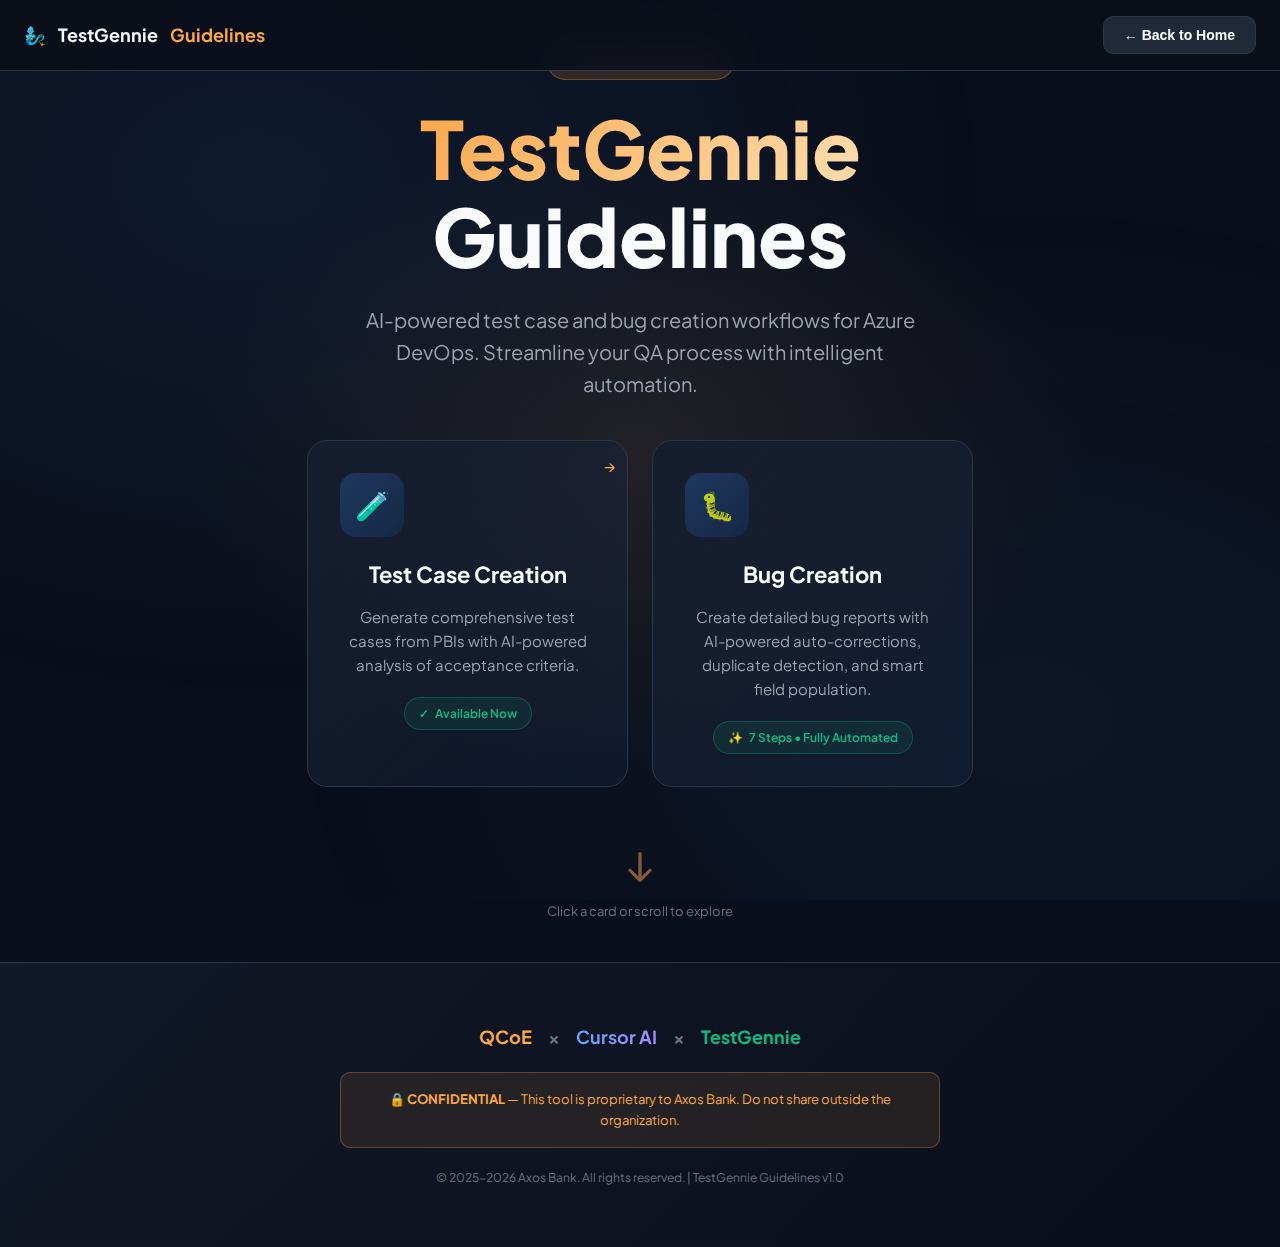
<file: testgennie-guidelines.html>
<!DOCTYPE html>
<html lang="en">
<head>
    <meta charset="UTF-8">
    <meta name="viewport" content="width=device-width, initial-scale=1.0">
    <title>TestGennie Guidelines - Axos QCoE</title>
    <link rel="preconnect" href="https://fonts.googleapis.com">
    <link rel="preconnect" href="https://fonts.gstatic.com" crossorigin>
    <link href="https://fonts.googleapis.com/css2?family=Plus+Jakarta+Sans:wght@400;500;600;700;800&family=JetBrains+Mono:wght@400;500;600&display=swap" rel="stylesheet">
    <style>
        :root {
            /* Axos Brand Colors */
            --axos-orange: #FAA74A;
            --axos-orange-light: #fdd9a8;
            --axos-orange-dark: #e8922a;
            --axos-navy: #1E3860;
            --axos-navy-dark: #152844;
            --axos-navy-light: #2a4a7a;
            
            /* UI Colors */
            --bg-primary: #0a0e1a;
            --bg-secondary: #111827;
            --bg-tertiary: #1f2937;
            --bg-card: #161d2e;
            --border-color: #2d3748;
            
            --text-primary: #f9fafb;
            --text-secondary: #9ca3af;
            --text-muted: #6b7280;
            
            /* Status Colors */
            --success: #10b981;
            --success-bg: rgba(16, 185, 129, 0.1);
            --warning: #f59e0b;
            --error: #ef4444;
            --info: #3b82f6;
        }
        
        * {
            margin: 0;
            padding: 0;
            box-sizing: border-box;
        }
        
        body {
            font-family: 'Plus Jakarta Sans', -apple-system, BlinkMacSystemFont, sans-serif;
            background: var(--bg-primary);
            color: var(--text-primary);
            line-height: 1.6;
            overflow-x: hidden;
        }
        
        /* Animated Background */
        .bg-pattern {
            position: fixed;
            top: 0;
            left: 0;
            right: 0;
            bottom: 0;
            background: 
                radial-gradient(ellipse at 20% 20%, rgba(30, 56, 96, 0.3) 0%, transparent 50%),
                radial-gradient(ellipse at 80% 80%, rgba(30, 56, 96, 0.2) 0%, transparent 50%),
                radial-gradient(ellipse at 50% 50%, rgba(250, 167, 74, 0.1) 0%, transparent 50%);
            pointer-events: none;
            z-index: 0;
        }
        
        /* Floating Particles */
        .particles {
            position: fixed;
            top: 0;
            left: 0;
            right: 0;
            bottom: 0;
            pointer-events: none;
            z-index: 0;
            overflow: hidden;
        }
        
        .particle {
            position: absolute;
            width: 4px;
            height: 4px;
            background: var(--axos-orange);
            border-radius: 50%;
            opacity: 0.3;
            animation: float 15s infinite ease-in-out;
        }
        
        @keyframes float {
            0%, 100% { transform: translateY(100vh) rotate(0deg); opacity: 0; }
            10% { opacity: 0.3; }
            90% { opacity: 0.3; }
            100% { transform: translateY(-100vh) rotate(720deg); opacity: 0; }
        }
        
        /* Hero Section */
        .hero {
            position: relative;
            min-height: 100vh;
            display: flex;
            align-items: center;
            justify-content: center;
            text-align: center;
            padding: 40px 20px;
            z-index: 1;
        }
        
        .hero-content {
            max-width: 900px;
        }
        
        .hero-badge {
            display: inline-flex;
            align-items: center;
            gap: 8px;
            padding: 8px 20px;
            background: rgba(250, 167, 74, 0.15);
            border: 1px solid rgba(250, 167, 74, 0.3);
            border-radius: 50px;
            font-size: 14px;
            font-weight: 600;
            color: var(--axos-orange);
            margin-bottom: 24px;
            animation: fadeInUp 0.8s ease;
        }
        
        .hero h1 {
            font-size: clamp(48px, 8vw, 80px);
            font-weight: 800;
            line-height: 1.1;
            margin-bottom: 24px;
            animation: fadeInUp 0.8s ease 0.2s both;
        }
        
        .hero h1 .gradient-text {
            background: linear-gradient(135deg, var(--axos-orange) 0%, #fdd9a8 50%, var(--axos-orange) 100%);
            background-size: 200% auto;
            -webkit-background-clip: text;
            -webkit-text-fill-color: transparent;
            background-clip: text;
            animation: shimmerText 3s ease-in-out infinite;
        }
        
        @keyframes shimmerText {
            0% { background-position: 0% center; }
            50% { background-position: 100% center; }
            100% { background-position: 0% center; }
        }
        
        .hero p {
            font-size: 20px;
            color: var(--text-secondary);
            max-width: 600px;
            margin: 0 auto 40px;
            animation: fadeInUp 0.8s ease 0.4s both;
        }
        
        @keyframes fadeInUp {
            from {
                opacity: 0;
                transform: translateY(30px);
            }
            to {
                opacity: 1;
                transform: translateY(0);
            }
        }
        
        /* Feature Cards */
        .feature-cards {
            display: grid;
            grid-template-columns: repeat(auto-fit, minmax(280px, 1fr));
            gap: 24px;
            animation: fadeInUp 0.8s ease 0.6s both;
        }
        
        .feature-card {
            background: linear-gradient(135deg, var(--bg-card) 0%, rgba(30, 56, 96, 0.2) 100%);
            border: 1px solid var(--border-color);
            border-radius: 20px;
            padding: 32px;
            cursor: pointer;
            transition: all 0.4s cubic-bezier(0.4, 0, 0.2, 1);
            position: relative;
            overflow: hidden;
        }
        
        .feature-card::before {
            content: '';
            position: absolute;
            top: 0;
            left: 0;
            right: 0;
            height: 4px;
            background: linear-gradient(90deg, var(--axos-orange), var(--axos-navy));
            transform: scaleX(0);
            transform-origin: left;
            transition: transform 0.4s ease;
        }
        
        .feature-card:hover {
            transform: translateY(-8px);
            border-color: var(--axos-orange);
            box-shadow: 0 20px 60px rgba(250, 167, 74, 0.15);
        }
        
        .feature-card:hover::before {
            transform: scaleX(1);
        }
        
        .feature-icon {
            width: 64px;
            height: 64px;
            background: linear-gradient(135deg, var(--axos-navy) 0%, var(--axos-navy-dark) 100%);
            border-radius: 16px;
            display: flex;
            align-items: center;
            justify-content: center;
            font-size: 28px;
            margin-bottom: 20px;
            transition: transform 0.4s ease;
        }
        
        .feature-card:hover .feature-icon {
            transform: scale(1.1) rotate(-5deg);
        }
        
        .feature-card h3 {
            font-size: 22px;
            font-weight: 700;
            margin-bottom: 12px;
        }
        
        .feature-card p {
            color: var(--text-secondary);
            font-size: 15px;
            margin-bottom: 20px;
        }
        
        .feature-tag {
            display: inline-flex;
            align-items: center;
            gap: 6px;
            padding: 6px 14px;
            background: rgba(16, 185, 129, 0.1);
            border: 1px solid rgba(16, 185, 129, 0.3);
            border-radius: 20px;
            font-size: 12px;
            font-weight: 600;
            color: var(--success);
        }
        
        .feature-tag.coming-soon {
            background: rgba(245, 158, 11, 0.1);
            border-color: rgba(245, 158, 11, 0.3);
            color: var(--warning);
        }
        
        /* Navigation */
        .nav-header {
            position: fixed;
            top: 0;
            left: 0;
            right: 0;
            background: rgba(10, 14, 26, 0.9);
            backdrop-filter: blur(20px);
            border-bottom: 1px solid var(--border-color);
            z-index: 100;
            padding: 16px 24px;
            display: flex;
            justify-content: space-between;
            align-items: center;
            opacity: 0;
            transform: translateY(-100%);
            transition: all 0.3s ease;
        }
        
        .nav-header.visible {
            opacity: 1;
            transform: translateY(0);
        }
        
        .nav-logo {
            display: flex;
            align-items: center;
            gap: 12px;
            font-weight: 700;
            font-size: 18px;
        }
        
        .nav-logo span {
            color: var(--axos-orange);
        }
        
        .nav-back {
            display: flex;
            align-items: center;
            gap: 8px;
            padding: 10px 20px;
            background: var(--bg-tertiary);
            border: 1px solid var(--border-color);
            border-radius: 10px;
            color: var(--text-primary);
            font-size: 14px;
            font-weight: 600;
            cursor: pointer;
            transition: all 0.3s ease;
        }
        
        .nav-back:hover {
            background: var(--axos-navy);
            border-color: var(--axos-orange);
        }
        
        /* Tutorial Section */
        .tutorial-section {
            display: none;
            min-height: 100vh;
            padding: 100px 20px 60px;
            position: relative;
            z-index: 1;
        }
        
        .tutorial-section.active {
            display: block;
            animation: fadeIn 0.5s ease;
        }
        
        @keyframes fadeIn {
            from { opacity: 0; }
            to { opacity: 1; }
        }
        
        .tutorial-container {
            max-width: 1200px;
            margin: 0 auto;
        }
        
        .tutorial-header {
            text-align: center;
            margin-bottom: 60px;
        }
        
        .tutorial-header h2 {
            font-size: 42px;
            font-weight: 800;
            margin-bottom: 16px;
        }
        
        .tutorial-header p {
            font-size: 18px;
            color: var(--text-secondary);
            max-width: 600px;
            margin: 0 auto;
        }
        
        /* Step Timeline */
        .step-timeline {
            position: relative;
            padding-left: 60px;
        }
        
        .step-timeline::before {
            content: '';
            position: absolute;
            left: 24px;
            top: 0;
            bottom: 0;
            width: 2px;
            background: linear-gradient(to bottom, var(--axos-orange), var(--axos-navy), transparent);
        }
        
        .step-item {
            position: relative;
            margin-bottom: 40px;
            opacity: 0;
            transform: translateX(-30px);
            transition: all 0.6s cubic-bezier(0.4, 0, 0.2, 1);
        }
        
        .step-item.visible {
            opacity: 1;
            transform: translateX(0);
        }
        
        .step-number {
            position: absolute;
            left: -60px;
            top: 0;
            width: 48px;
            height: 48px;
            background: linear-gradient(135deg, var(--axos-orange) 0%, var(--axos-orange-dark) 100%);
            border-radius: 50%;
            display: flex;
            align-items: center;
            justify-content: center;
            font-weight: 800;
            font-size: 18px;
            color: var(--bg-primary);
            box-shadow: 0 4px 20px rgba(250, 167, 74, 0.4);
        }
        
        .step-content {
            background: var(--bg-card);
            border: 1px solid var(--border-color);
            border-radius: 16px;
            padding: 28px;
            transition: all 0.3s ease;
        }
        
        .step-content:hover {
            border-color: var(--axos-orange);
            box-shadow: 0 10px 40px rgba(250, 167, 74, 0.1);
        }
        
        .step-title {
            font-size: 20px;
            font-weight: 700;
            margin-bottom: 12px;
            display: flex;
            align-items: center;
            gap: 12px;
        }
        
        .step-title .icon {
            font-size: 24px;
        }
        
        .step-description {
            color: var(--text-secondary);
            font-size: 15px;
            margin-bottom: 20px;
        }
        
        /* Command Demo */
        .command-demo {
            background: var(--bg-primary);
            border: 1px solid var(--border-color);
            border-radius: 12px;
            overflow: hidden;
            margin-top: 16px;
        }
        
        .command-header {
            display: flex;
            align-items: center;
            gap: 8px;
            padding: 12px 16px;
            background: var(--bg-tertiary);
            border-bottom: 1px solid var(--border-color);
        }
        
        .command-dot {
            width: 12px;
            height: 12px;
            border-radius: 50%;
        }
        
        .command-dot.red { background: #ef4444; }
        .command-dot.yellow { background: #f59e0b; }
        .command-dot.green { background: #10b981; }
        
        .command-body {
            padding: 20px;
            font-family: 'JetBrains Mono', monospace;
            font-size: 14px;
            line-height: 1.8;
        }
        
        .command-line {
            display: flex;
            align-items: flex-start;
            gap: 12px;
            margin-bottom: 8px;
        }
        
        .command-prompt {
            color: var(--axos-orange);
            font-weight: 600;
            flex-shrink: 0;
        }
        
        .command-text {
            color: var(--text-primary);
        }
        
        .command-text .highlight {
            color: var(--axos-orange);
            font-weight: 600;
        }
        
        .command-text .comment {
            color: var(--text-muted);
        }
        
        /* Typing Animation */
        .typing-text {
            overflow: hidden;
            white-space: nowrap;
            border-right: 2px solid var(--axos-orange);
            animation: typing 3s steps(40) forwards, blink 0.75s step-end infinite;
        }
        
        @keyframes typing {
            from { width: 0; }
            to { width: 100%; }
        }
        
        @keyframes blink {
            50% { border-color: transparent; }
        }
        
        /* Interactive Form Preview */
        .form-preview {
            background: var(--bg-secondary);
            border: 1px solid var(--border-color);
            border-radius: 16px;
            padding: 24px;
            margin-top: 16px;
        }
        
        .form-preview-title {
            font-size: 16px;
            font-weight: 600;
            margin-bottom: 16px;
            display: flex;
            align-items: center;
            gap: 10px;
        }
        
        .form-field {
            margin-bottom: 16px;
        }
        
        .form-field label {
            display: block;
            font-size: 13px;
            font-weight: 600;
            color: var(--text-secondary);
            margin-bottom: 6px;
        }
        
        .form-field input {
            width: 100%;
            padding: 12px 16px;
            background: var(--bg-tertiary);
            border: 1px solid var(--border-color);
            border-radius: 8px;
            color: var(--text-primary);
            font-family: 'JetBrains Mono', monospace;
            font-size: 13px;
            transition: all 0.3s ease;
        }
        
        .form-field input:focus {
            outline: none;
            border-color: var(--axos-orange);
            box-shadow: 0 0 0 3px rgba(250, 167, 74, 0.15);
        }
        
        .form-field input::placeholder {
            color: var(--text-muted);
        }
        
        /* Output Preview */
        .output-preview {
            background: var(--bg-primary);
            border: 1px solid var(--border-color);
            border-radius: 12px;
            margin-top: 20px;
            overflow: hidden;
        }
        
        .output-header {
            padding: 12px 16px;
            background: linear-gradient(135deg, var(--axos-navy) 0%, var(--axos-navy-dark) 100%);
            font-weight: 600;
            font-size: 14px;
            display: flex;
            align-items: center;
            gap: 10px;
        }
        
        .output-body {
            padding: 20px;
            font-family: 'JetBrains Mono', monospace;
            font-size: 13px;
            line-height: 1.8;
            max-height: 400px;
            overflow-y: auto;
        }
        
        .output-line {
            margin-bottom: 8px;
        }
        
        .output-line.divider {
            color: var(--text-muted);
        }
        
        .output-line .label {
            color: var(--axos-orange);
        }
        
        .output-line .value {
            color: var(--text-primary);
        }
        
        .output-line .success {
            color: var(--success);
        }
        
        .output-line .info {
            color: var(--info);
        }
        
        /* Approval Menu Demo */
        .approval-menu {
            background: var(--bg-secondary);
            border: 1px solid var(--border-color);
            border-radius: 12px;
            padding: 20px;
            margin-top: 20px;
        }
        
        .approval-title {
            font-weight: 700;
            font-size: 16px;
            margin-bottom: 16px;
            display: flex;
            align-items: center;
            gap: 10px;
        }
        
        .approval-options {
            display: grid;
            gap: 10px;
        }
        
        .approval-option {
            display: flex;
            align-items: center;
            gap: 12px;
            padding: 14px 18px;
            background: var(--bg-tertiary);
            border: 1px solid var(--border-color);
            border-radius: 10px;
            cursor: pointer;
            transition: all 0.3s ease;
        }
        
        .approval-option:hover {
            border-color: var(--axos-orange);
            background: rgba(250, 167, 74, 0.1);
        }
        
        .approval-option.selected {
            border-color: var(--success);
            background: rgba(16, 185, 129, 0.1);
        }
        
        .option-key {
            width: 36px;
            height: 36px;
            background: var(--bg-primary);
            border-radius: 8px;
            display: flex;
            align-items: center;
            justify-content: center;
            font-family: 'JetBrains Mono', monospace;
            font-weight: 700;
            font-size: 14px;
            color: var(--axos-orange);
        }
        
        .option-text {
            flex: 1;
        }
        
        .option-text strong {
            display: block;
            font-size: 14px;
            margin-bottom: 2px;
        }
        
        .option-text span {
            font-size: 12px;
            color: var(--text-muted);
        }
        
        /* What Happens Section */
        .what-happens {
            margin-top: 60px;
            padding: 40px;
            background: linear-gradient(135deg, rgba(30, 56, 96, 0.3) 0%, rgba(250, 167, 74, 0.1) 100%);
            border: 1px solid var(--border-color);
            border-radius: 20px;
        }
        
        .what-happens h3 {
            font-size: 28px;
            font-weight: 800;
            margin-bottom: 32px;
            text-align: center;
        }
        
        .happens-grid, .info-grid {
            display: grid;
            grid-template-columns: repeat(auto-fit, minmax(280px, 1fr));
            gap: 24px;
        }
        
        .info-card {
            background: var(--bg-card);
            border: 1px solid var(--border-color);
            border-radius: 16px;
            padding: 20px;
            text-align: center;
            transition: all 0.3s ease;
        }
        
        .info-card:hover {
            border-color: var(--axos-orange);
            transform: translateY(-4px);
        }
        
        .info-card .info-icon {
            font-size: 32px;
            margin-bottom: 12px;
        }
        
        .info-card h4 {
            font-size: 16px;
            font-weight: 700;
            margin-bottom: 8px;
        }
        
        .info-card p {
            font-size: 13px;
            color: var(--text-secondary);
            line-height: 1.5;
        }
        
        .happens-card {
            background: var(--bg-card);
            border: 1px solid var(--border-color);
            border-radius: 16px;
            padding: 24px;
            position: relative;
            overflow: hidden;
        }
        
        .happens-card::before {
            content: '';
            position: absolute;
            top: 0;
            left: 0;
            width: 4px;
            height: 100%;
            background: linear-gradient(to bottom, var(--axos-orange), var(--axos-navy));
        }
        
        .happens-icon {
            font-size: 32px;
            margin-bottom: 16px;
        }
        
        .happens-card h4 {
            font-size: 16px;
            font-weight: 700;
            margin-bottom: 10px;
        }
        
        .happens-card p {
            font-size: 14px;
            color: var(--text-secondary);
            margin-bottom: 16px;
        }
        
        .happens-details {
            background: var(--bg-tertiary);
            border-radius: 8px;
            padding: 12px;
        }
        
        .happens-detail-item {
            display: flex;
            align-items: center;
            gap: 8px;
            font-size: 12px;
            color: var(--text-muted);
            margin-bottom: 6px;
        }
        
        .happens-detail-item:last-child {
            margin-bottom: 0;
        }
        
        .happens-detail-item .tag {
            padding: 2px 8px;
            background: rgba(250, 167, 74, 0.2);
            border-radius: 4px;
            color: var(--axos-orange);
            font-family: 'JetBrains Mono', monospace;
            font-size: 11px;
        }
        
        /* Summary Card */
        .summary-card {
            margin-top: 40px;
            background: linear-gradient(135deg, var(--axos-navy) 0%, var(--axos-navy-dark) 100%);
            border: 1px solid var(--axos-orange);
            border-radius: 20px;
            padding: 32px;
            text-align: center;
        }
        
        .summary-card h3 {
            font-size: 24px;
            font-weight: 800;
            margin-bottom: 16px;
        }
        
        .summary-stats {
            display: flex;
            justify-content: center;
            gap: 40px;
            margin: 24px 0;
            flex-wrap: wrap;
        }
        
        .stat-item {
            text-align: center;
        }
        
        .stat-value {
            font-size: 36px;
            font-weight: 800;
            color: var(--axos-orange);
            display: block;
        }
        
        .stat-label {
            font-size: 14px;
            color: var(--text-secondary);
        }
        
        /* Scroll Progress */
        .scroll-progress {
            position: fixed;
            top: 0;
            left: 0;
            height: 3px;
            background: linear-gradient(90deg, var(--axos-orange), var(--axos-navy));
            z-index: 101;
            transition: width 0.1s ease;
        }
        
        /* Footer */
        footer {
            padding: 60px 20px;
            background: linear-gradient(135deg, var(--bg-secondary) 0%, var(--bg-primary) 100%);
            border-top: 1px solid var(--border-color);
            text-align: center;
        }
        
        .footer-brand {
            display: flex;
            align-items: center;
            justify-content: center;
            gap: 16px;
            margin-bottom: 20px;
            flex-wrap: wrap;
        }
        
        .footer-brand span {
            font-size: 18px;
            font-weight: 700;
        }
        
        .footer-brand .divider {
            color: var(--text-muted);
        }
        
        .footer-brand .qcoe {
            color: var(--axos-orange);
        }
        
        .footer-brand .cursor {
            background: linear-gradient(90deg, #60a5fa, #a78bfa);
            -webkit-background-clip: text;
            -webkit-text-fill-color: transparent;
        }
        
        .footer-brand .testgennie {
            color: var(--success);
        }
        
        .footer-notice {
            padding: 16px 24px;
            background: rgba(250, 167, 74, 0.1);
            border: 1px solid rgba(250, 167, 74, 0.3);
            border-radius: 10px;
            max-width: 600px;
            margin: 0 auto 20px;
            font-size: 13px;
            color: var(--axos-orange);
        }
        
        .footer-copyright {
            font-size: 12px;
            color: var(--text-muted);
        }
        
        /* Responsive */
        @media (max-width: 768px) {
            .hero h1 {
                font-size: 36px;
            }
            
            .step-timeline {
                padding-left: 40px;
            }
            
            .step-timeline::before {
                left: 16px;
            }
            
            .step-number {
                left: -40px;
                width: 32px;
                height: 32px;
                font-size: 14px;
            }
            
            .what-happens {
                padding: 24px;
            }
        }
        
        /* Scrollbar */
        ::-webkit-scrollbar {
            width: 8px;
            height: 8px;
        }
        
        ::-webkit-scrollbar-track {
            background: var(--bg-primary);
        }
        
        ::-webkit-scrollbar-thumb {
            background: var(--bg-tertiary);
            border-radius: 4px;
        }
        
        ::-webkit-scrollbar-thumb:hover {
            background: var(--border-color);
        }
        
        /* Animations */
        .pulse {
            animation: pulse 2s infinite;
        }
        
        @keyframes pulse {
            0%, 100% { transform: scale(1); }
            50% { transform: scale(1.05); }
        }
        
        .glow {
            box-shadow: 0 0 30px rgba(250, 167, 74, 0.3);
        }
        
        /* ========================================
           ENHANCED ANIMATIONS & INTERACTIVE DEMOS
           ======================================== */
        
        /* Typing Animation */
        .typing-container {
            position: relative;
            display: inline-block;
        }
        
        .typing-text {
            overflow: hidden;
            white-space: nowrap;
            border-right: 3px solid var(--axos-orange);
            animation: blink-caret 0.75s step-end infinite;
        }
        
        .typing-text.typing {
            animation: typing 2s steps(40, end) forwards, blink-caret 0.75s step-end infinite;
        }
        
        @keyframes typing {
            from { width: 0; }
            to { width: 100%; }
        }
        
        @keyframes blink-caret {
            50% { border-color: transparent; }
        }
        
        /* Pulsing Highlight */
        .pulse-highlight {
            animation: pulseHighlight 2s ease-in-out infinite;
        }
        
        @keyframes pulseHighlight {
            0%, 100% { 
                box-shadow: 0 0 0 0 rgba(250, 167, 74, 0.4);
            }
            50% { 
                box-shadow: 0 0 0 15px rgba(250, 167, 74, 0);
            }
        }
        
        /* Glowing Border */
        .glow-border {
            animation: glowBorder 2s ease-in-out infinite alternate;
        }
        
        @keyframes glowBorder {
            from { 
                border-color: var(--axos-orange);
                box-shadow: 0 0 10px rgba(250, 167, 74, 0.3);
            }
            to { 
                border-color: var(--axos-navy);
                box-shadow: 0 0 20px rgba(30, 56, 96, 0.5);
            }
        }
        
        /* Bounce Arrow */
        .bounce-arrow {
            animation: bounceArrow 1s ease-in-out infinite;
        }
        
        @keyframes bounceArrow {
            0%, 100% { transform: translateY(0); }
            50% { transform: translateY(-10px); }
        }
        
        @keyframes bounceHorizontal {
            0%, 100% { transform: translateX(0); }
            50% { transform: translateX(5px); }
        }
        
        /* Slide In Animations */
        .slide-in-left {
            opacity: 0;
            transform: translateX(-50px);
            transition: all 0.6s cubic-bezier(0.4, 0, 0.2, 1);
        }
        
        .slide-in-left.visible {
            opacity: 1;
            transform: translateX(0);
        }
        
        .slide-in-right {
            opacity: 0;
            transform: translateX(50px);
            transition: all 0.6s cubic-bezier(0.4, 0, 0.2, 1);
        }
        
        .slide-in-right.visible {
            opacity: 1;
            transform: translateX(0);
        }
        
        .slide-in-up {
            opacity: 0;
            transform: translateY(30px);
            transition: all 0.6s cubic-bezier(0.4, 0, 0.2, 1);
        }
        
        .slide-in-up.visible {
            opacity: 1;
            transform: translateY(0);
        }
        
        /* Interactive Demo Container */
        .interactive-demo {
            background: linear-gradient(135deg, var(--bg-secondary) 0%, var(--bg-card) 100%);
            border: 2px solid var(--border-color);
            border-radius: 20px;
            padding: 0;
            margin-top: 24px;
            overflow: hidden;
            position: relative;
        }
        
        .demo-header {
            padding: 16px 24px;
            background: linear-gradient(135deg, var(--axos-navy) 0%, var(--axos-navy-dark) 100%);
            display: flex;
            align-items: center;
            justify-content: space-between;
            border-bottom: 1px solid var(--border-color);
        }
        
        .demo-header-title {
            display: flex;
            align-items: center;
            gap: 10px;
            font-weight: 700;
            font-size: 14px;
        }
        
        .demo-badge {
            padding: 4px 12px;
            background: rgba(16, 185, 129, 0.2);
            border: 1px solid rgba(16, 185, 129, 0.4);
            border-radius: 20px;
            font-size: 11px;
            font-weight: 600;
            color: var(--success);
            text-transform: uppercase;
            letter-spacing: 0.5px;
        }
        
        .demo-body {
            padding: 24px;
            min-height: 200px;
            position: relative;
        }
        
        .demo-controls {
            display: flex;
            justify-content: center;
            gap: 12px;
            padding: 16px 24px;
            background: var(--bg-tertiary);
            border-top: 1px solid var(--border-color);
        }
        
        .demo-btn {
            padding: 10px 24px;
            border-radius: 10px;
            font-size: 14px;
            font-weight: 600;
            cursor: pointer;
            transition: all 0.3s ease;
            border: none;
            display: flex;
            align-items: center;
            gap: 8px;
        }
        
        .demo-btn-primary {
            background: linear-gradient(135deg, var(--axos-orange) 0%, var(--axos-orange-dark) 100%);
            color: var(--bg-primary);
        }
        
        .demo-btn-primary:hover {
            transform: translateY(-2px);
            box-shadow: 0 8px 25px rgba(250, 167, 74, 0.4);
        }
        
        .demo-btn-secondary {
            background: var(--bg-secondary);
            color: var(--text-primary);
            border: 1px solid var(--border-color);
        }
        
        .demo-btn-secondary:hover {
            border-color: var(--axos-orange);
        }
        
        /* Simulated Cursor */
        .sim-cursor {
            position: absolute;
            width: 20px;
            height: 20px;
            pointer-events: none;
            z-index: 100;
            transition: all 0.3s cubic-bezier(0.4, 0, 0.2, 1);
            opacity: 0;
        }
        
        .sim-cursor.active {
            opacity: 1;
        }
        
        .sim-cursor svg {
            filter: drop-shadow(0 2px 4px rgba(0,0,0,0.3));
        }
        
        /* Click Ripple Effect */
        .click-ripple {
            position: absolute;
            width: 40px;
            height: 40px;
            border-radius: 50%;
            background: rgba(250, 167, 74, 0.4);
            transform: scale(0);
            opacity: 1;
            pointer-events: none;
        }
        
        .click-ripple.animate {
            animation: ripple 0.6s ease-out forwards;
        }
        
        @keyframes ripple {
            to {
                transform: scale(2);
                opacity: 0;
            }
        }
        
        /* Callout Arrows */
        .callout-arrow {
            position: absolute;
            z-index: 50;
        }
        
        .callout-arrow svg {
            filter: drop-shadow(0 2px 8px rgba(250, 167, 74, 0.4));
        }
        
        .callout-arrow.animate {
            animation: calloutPulse 1.5s ease-in-out infinite;
        }
        
        @keyframes calloutPulse {
            0%, 100% { 
                opacity: 1;
                transform: scale(1);
            }
            50% { 
                opacity: 0.7;
                transform: scale(1.1);
            }
        }
        
        /* Callout Tooltip */
        .callout-tooltip {
            position: absolute;
            background: var(--axos-orange);
            color: var(--bg-primary);
            padding: 8px 16px;
            border-radius: 8px;
            font-size: 13px;
            font-weight: 600;
            white-space: nowrap;
            z-index: 60;
            box-shadow: 0 4px 20px rgba(250, 167, 74, 0.4);
            opacity: 0;
            transform: translateY(10px);
            transition: all 0.3s ease;
        }
        
        .callout-tooltip::before {
            content: '';
            position: absolute;
            bottom: -8px;
            left: 50%;
            transform: translateX(-50%);
            border-left: 8px solid transparent;
            border-right: 8px solid transparent;
            border-top: 8px solid var(--axos-orange);
        }
        
        .callout-tooltip.visible {
            opacity: 1;
            transform: translateY(0);
        }
        
        /* Step Progress Indicator */
        .step-progress {
            display: flex;
            justify-content: center;
            align-items: center;
            gap: 8px;
            margin-bottom: 40px;
        }
        
        .step-dot {
            width: 12px;
            height: 12px;
            border-radius: 50%;
            background: var(--bg-tertiary);
            border: 2px solid var(--border-color);
            transition: all 0.3s ease;
            cursor: pointer;
        }
        
        .step-dot.active {
            background: var(--axos-orange);
            border-color: var(--axos-orange);
            transform: scale(1.3);
            box-shadow: 0 0 15px rgba(250, 167, 74, 0.5);
        }
        
        .step-dot.completed {
            background: var(--success);
            border-color: var(--success);
        }
        
        .step-connector {
            width: 30px;
            height: 2px;
            background: var(--border-color);
            transition: background 0.3s ease;
        }
        
        .step-connector.completed {
            background: var(--success);
        }
        
        /* Presentation Slide */
        .presentation-container {
            position: relative;
            overflow: hidden;
        }
        
        .presentation-slide {
            display: none;
            opacity: 0;
            transform: translateX(100%);
            transition: all 0.5s cubic-bezier(0.4, 0, 0.2, 1);
        }
        
        .presentation-slide.active {
            display: block;
            opacity: 1;
            transform: translateX(0);
        }
        
        .presentation-slide.exit-left {
            transform: translateX(-100%);
            opacity: 0;
        }
        
        /* Next/Prev Buttons */
        .nav-btn {
            position: fixed;
            top: 50%;
            transform: translateY(-50%);
            width: 50px;
            height: 50px;
            border-radius: 50%;
            background: var(--bg-card);
            border: 2px solid var(--border-color);
            color: var(--text-primary);
            font-size: 20px;
            cursor: pointer;
            transition: all 0.3s ease;
            display: none;
            align-items: center;
            justify-content: center;
            z-index: 90;
        }
        
        .nav-btn:hover {
            background: var(--axos-orange);
            border-color: var(--axos-orange);
            color: var(--bg-primary);
            transform: translateY(-50%) scale(1.1);
        }
        
        .nav-btn.prev { left: 20px; }
        .nav-btn.next { right: 20px; }
        
        .nav-btn.visible { display: flex; }
        
        /* Highlight Box */
        .highlight-box {
            position: relative;
            border: 2px dashed transparent;
            border-radius: 8px;
            transition: all 0.3s ease;
        }
        
        .highlight-box.active {
            border-color: var(--axos-orange);
            background: rgba(250, 167, 74, 0.1);
            animation: highlightPulse 1.5s ease-in-out infinite;
        }
        
        @keyframes highlightPulse {
            0%, 100% { 
                box-shadow: 0 0 0 0 rgba(250, 167, 74, 0.4);
            }
            50% { 
                box-shadow: 0 0 0 10px rgba(250, 167, 74, 0);
            }
        }
        
        /* Animated Text Reveal */
        .text-reveal {
            overflow: hidden;
        }
        
        .text-reveal span {
            display: inline-block;
            transform: translateY(100%);
            opacity: 0;
            transition: all 0.5s cubic-bezier(0.4, 0, 0.2, 1);
        }
        
        .text-reveal.visible span {
            transform: translateY(0);
            opacity: 1;
        }
        
        /* Staggered Animation */
        .stagger-item {
            opacity: 0;
            transform: translateY(20px);
            transition: all 0.4s cubic-bezier(0.4, 0, 0.2, 1);
        }
        
        .stagger-item.visible {
            opacity: 1;
            transform: translateY(0);
        }
        
        /* Flow Diagram */
        .flow-diagram {
            display: flex;
            align-items: center;
            justify-content: center;
            gap: 20px;
            flex-wrap: wrap;
            padding: 30px 0;
        }
        
        .flow-node {
            background: var(--bg-tertiary);
            border: 2px solid var(--border-color);
            border-radius: 12px;
            padding: 16px 24px;
            text-align: center;
            min-width: 120px;
            transition: all 0.3s ease;
            opacity: 0;
            transform: scale(0.8);
        }
        
        .flow-node.visible {
            opacity: 1;
            transform: scale(1);
        }
        
        .flow-node.active {
            border-color: var(--axos-orange);
            background: rgba(250, 167, 74, 0.1);
            box-shadow: 0 0 20px rgba(250, 167, 74, 0.3);
        }
        
        .flow-node-icon {
            font-size: 28px;
            margin-bottom: 8px;
        }
        
        .flow-node-label {
            font-size: 12px;
            font-weight: 600;
            color: var(--text-secondary);
        }
        
        .flow-arrow {
            color: var(--axos-orange);
            font-size: 24px;
            opacity: 0;
            transform: translateX(-10px);
            transition: all 0.3s ease;
        }
        
        .flow-arrow.visible {
            opacity: 1;
            transform: translateX(0);
        }
        
        /* Simulated Form Input Animation */
        .sim-input {
            position: relative;
            overflow: hidden;
        }
        
        .sim-input-text {
            position: absolute;
            left: 16px;
            top: 50%;
            transform: translateY(-50%);
            font-family: 'JetBrains Mono', monospace;
            font-size: 13px;
            color: var(--text-primary);
            white-space: nowrap;
            overflow: hidden;
            width: 0;
        }
        
        .sim-input-text.typing {
            animation: typeInput 2s steps(60, end) forwards;
        }
        
        @keyframes typeInput {
            to { width: 90%; }
        }
        
        .sim-input-cursor {
            display: inline-block;
            width: 2px;
            height: 16px;
            background: var(--axos-orange);
            margin-left: 2px;
            animation: blink-caret 0.75s step-end infinite;
            vertical-align: middle;
        }
        
        /* Success Checkmark Animation */
        .success-check {
            width: 60px;
            height: 60px;
            border-radius: 50%;
            background: var(--success);
            display: flex;
            align-items: center;
            justify-content: center;
            margin: 0 auto 20px;
            opacity: 0;
            transform: scale(0);
        }
        
        .success-check.animate {
            animation: successPop 0.5s cubic-bezier(0.4, 0, 0.2, 1) forwards;
        }
        
        @keyframes successPop {
            0% { 
                opacity: 0;
                transform: scale(0);
            }
            50% { 
                transform: scale(1.2);
            }
            100% { 
                opacity: 1;
                transform: scale(1);
            }
        }
        
        .success-check svg {
            stroke-dasharray: 50;
            stroke-dashoffset: 50;
        }
        
        .success-check.animate svg {
            animation: drawCheck 0.5s 0.3s ease forwards;
        }
        
        @keyframes drawCheck {
            to { stroke-dashoffset: 0; }
        }
        
        /* Loading Spinner */
        .loading-spinner {
            width: 40px;
            height: 40px;
            border: 3px solid var(--bg-tertiary);
            border-top-color: var(--axos-orange);
            border-radius: 50%;
            animation: spin 1s linear infinite;
            margin: 0 auto;
        }
        
        @keyframes spin {
            to { transform: rotate(360deg); }
        }
        
        /* Confetti Effect */
        .confetti-container {
            position: fixed;
            top: 0;
            left: 0;
            right: 0;
            bottom: 0;
            pointer-events: none;
            z-index: 1000;
            overflow: hidden;
        }
        
        .confetti {
            position: absolute;
            width: 10px;
            height: 10px;
            opacity: 0;
        }
        
        .confetti.animate {
            animation: confettiFall 3s ease-out forwards;
        }
        
        @keyframes confettiFall {
            0% {
                opacity: 1;
                transform: translateY(-100vh) rotate(0deg);
            }
            100% {
                opacity: 0;
                transform: translateY(100vh) rotate(720deg);
            }
        }
    </style>
</head>
<body>
    <div class="bg-pattern"></div>
    
    <!-- Particles -->
    <div class="particles" id="particles"></div>
    
    <!-- Scroll Progress -->
    <div class="scroll-progress" id="scrollProgress"></div>
    
    <!-- Navigation -->
    <nav class="nav-header" id="navHeader">
        <div class="nav-logo">
            <span>🧞‍♂️</span> TestGennie <span>Guidelines</span>
        </div>
        <button class="nav-back" onclick="showHome()">
            ← Back to Home
        </button>
    </nav>
    
    <!-- Hero Section -->
    <section class="hero" id="heroSection">
        <div class="hero-content">
            <div class="hero-badge">
                <span>🧞‍♂️</span>
                Axos Bank • QCoE
            </div>
            <h1>
                <span class="gradient-text">TestGennie</span><br>
                Guidelines
            </h1>
            <p>AI-powered test case and bug creation workflows for Azure DevOps. Streamline your QA process with intelligent automation.</p>
            
            <div class="feature-cards">
                <div class="feature-card pulse-highlight" onclick="showTutorial('testcase')">
                    <div class="feature-icon">🧪</div>
                    <h3>Test Case Creation</h3>
                    <p>Generate comprehensive test cases from PBIs with AI-powered analysis of acceptance criteria.</p>
                    <div class="feature-tag">
                        <span>✓</span> Available Now
                    </div>
                    <!-- Animated Arrow -->
                    <div style="position: absolute; top: 12px; right: 12px; color: var(--axos-orange); animation: bounceHorizontal 1s ease-in-out infinite;">
                        →
                    </div>
                </div>
                
                <div class="feature-card pulse-highlight" onclick="showTutorial('bug')">
                    <div class="feature-icon">🐛</div>
                    <h3>Bug Creation</h3>
                    <p>Create detailed bug reports with AI-powered auto-corrections, duplicate detection, and smart field population.</p>
                    <div class="feature-tag">
                        <span>✨</span> 7 Steps • Fully Automated
                    </div>
                </div>
            </div>
            
            <!-- Scroll Down Indicator -->
            <div style="margin-top: 60px; text-align: center; animation: fadeInUp 0.8s ease 0.8s both;">
                <div class="bounce-arrow" style="display: inline-block; cursor: pointer;" onclick="showTutorial('testcase')">
                    <svg width="40" height="40" viewBox="0 0 24 24" fill="none">
                        <path d="M12 4L12 20M12 20L6 14M12 20L18 14" stroke="#FAA74A" stroke-width="2" stroke-linecap="round" stroke-linejoin="round" opacity="0.5"/>
                    </svg>
                </div>
                <div style="font-size: 13px; color: var(--text-muted); margin-top: 8px;">Click a card or scroll to explore</div>
            </div>
        </div>
    </section>
    
    <!-- Test Case Tutorial Section -->
    <section class="tutorial-section" id="testcaseTutorial">
        <div class="tutorial-container">
            <div class="tutorial-header">
                <h2>🧪 Test Case Creation</h2>
                <p>Follow this step-by-step guide to generate AI-powered test cases for your PBIs</p>
                
                <!-- Interactive Step Progress -->
                <div class="step-progress" id="stepProgress">
                    <div class="step-dot active" data-step="1" onclick="scrollToStep(1)" title="Get Form"></div>
                    <div class="step-connector"></div>
                    <div class="step-dot" data-step="2" onclick="scrollToStep(2)" title="Download"></div>
                    <div class="step-connector"></div>
                    <div class="step-dot" data-step="3" onclick="scrollToStep(3)" title="Fill Form"></div>
                    <div class="step-connector"></div>
                    <div class="step-dot" data-step="4" onclick="scrollToStep(4)" title="Copy"></div>
                    <div class="step-connector"></div>
                    <div class="step-dot" data-step="5" onclick="scrollToStep(5)" title="AI Analysis"></div>
                    <div class="step-connector"></div>
                    <div class="step-dot" data-step="6" onclick="scrollToStep(6)" title="Review"></div>
                    <div class="step-connector"></div>
                    <div class="step-dot" data-step="7" onclick="scrollToStep(7)" title="Approve"></div>
                    <div class="step-connector"></div>
                    <div class="step-dot" data-step="8" onclick="scrollToStep(8)" title="Created!"></div>
                </div>
                
                <!-- Quick Actions Bar -->
                <div style="display: flex; justify-content: center; gap: 12px; margin-top: 24px; flex-wrap: wrap;">
                    <button class="demo-btn demo-btn-primary pulse-highlight" onclick="playAllDemos()" style="font-size: 13px;">
                        ▶️ Play All Demos
                    </button>
                    <button class="demo-btn demo-btn-secondary" onclick="scrollToStep(1)" style="font-size: 13px;">
                        ⬆️ Start from Top
                    </button>
                    <button class="demo-btn demo-btn-secondary" onclick="scrollToWhatHappens()" style="font-size: 13px;">
                        🔧 Behind the Scenes
                    </button>
                </div>
                
                <!-- Global Speed Control -->
                <div style="display: flex; justify-content: center; align-items: center; gap: 12px; margin-top: 16px;">
                    <span style="font-size: 12px; color: var(--text-muted);">Global Demo Speed:</span>
                    <div class="speed-control" id="globalSpeedControl">
                        <button class="speed-btn" onclick="setGlobalSpeed('slow')" id="globalSpeedSlow" title="0.5x Speed">
                            🐢 Slower
                        </button>
                        <div class="speed-indicator" id="globalSpeedIndicator">1x</div>
                        <button class="speed-btn" onclick="setGlobalSpeed('fast')" id="globalSpeedFast" title="2x Speed">
                            🐇 Faster
                        </button>
                    </div>
                </div>
            </div>
            
            <div class="step-timeline">
                <!-- Step 1: Get the Form -->
                <div class="step-item" data-step="1">
                    <div class="step-number">1</div>
                    <div class="step-content">
                        <div class="step-title">
                            <span class="icon">📋</span>
                            Get the Test Case Form
                        </div>
                        <p class="step-description">
                            First, request the HTML form from Cursor AI. This form provides a user-friendly interface to build your test generation request.
                        </p>
                        
                        <!-- Interactive Typing Demo -->
                        <div class="interactive-demo" id="typingDemo1">
                            <div class="demo-header">
                                <div class="demo-header-title">
                                    <span>💻</span> Interactive Demo - Cursor AI Chat
                                </div>
                                <div class="speed-control-mini" data-demo="typing1">
                                    <button class="speed-btn-mini" onclick="setDemoSpeed('typing1', 'slow')" title="Slower">🐢</button>
                                    <div class="speed-indicator-mini" id="speedIndicator-typing1">1x</div>
                                    <button class="speed-btn-mini" onclick="setDemoSpeed('typing1', 'fast')" title="Faster">🐇</button>
                                </div>
                                <div class="demo-badge">Live Demo</div>
                            </div>
                            <div class="demo-body" style="padding: 0;">
                                <div class="command-demo" style="margin: 0; border-radius: 0; border: none;">
                                    <div class="command-header">
                                        <div class="command-dot red"></div>
                                        <div class="command-dot yellow"></div>
                                        <div class="command-dot green"></div>
                                        <span style="margin-left: auto; font-size: 12px; color: var(--text-muted);">Cursor AI</span>
                                    </div>
                                    <div class="command-body">
                                        <div class="command-line">
                                            <span class="command-prompt">User:</span>
                                            <span class="command-text typing-container">
                                                <span id="typingText1" class="typing-text" style="width: 0;"></span>
                                            </span>
                                        </div>
                                    </div>
                                </div>
                                
                                <!-- AI Response with reveal animation -->
                                <div class="output-preview" id="aiResponse1" style="margin: 0; border-radius: 0; border: none; border-top: 1px solid var(--border-color); display: none;">
                                    <div class="output-header">
                                        <span>🧞‍♂️</span> TestGennie Response
                                    </div>
                                    <div class="output-body">
                                        <div class="output-line stagger-item" style="transition-delay: 0.1s;"><span class="divider">━━━━━━━━━━━━━━━━━━━━━━━━━━━━━━━━━━━━━━━━━</span></div>
                                        <div class="output-line stagger-item" style="transition-delay: 0.2s;"><span class="label">🧪 TEST CASE GENERATOR FORM</span></div>
                                        <div class="output-line stagger-item" style="transition-delay: 0.3s;"><span class="divider">━━━━━━━━━━━━━━━━━━━━━━━━━━━━━━━━━━━━━━━━━</span></div>
                                        <div class="output-line stagger-item" style="transition-delay: 0.4s;"><span class="value">🔗 Open the Test Case Generator Form:</span></div>
                                        <div class="output-line stagger-item pulse-highlight" style="transition-delay: 0.5s; display: inline-block; padding: 4px 8px; border-radius: 4px;"><span class="info">👉 [Click here to open TEST_CASE_FORM.html]</span></div>
                                        <div class="output-line stagger-item" style="transition-delay: 0.6s;"><span class="divider">━━━━━━━━━━━━━━━━━━━━━━━━━━━━━━━━━━━━━━━━━</span></div>
                                        <div class="output-line stagger-item" style="transition-delay: 0.7s;"><span class="label">📋 HOW TO USE</span></div>
                                        <div class="output-line stagger-item" style="transition-delay: 0.8s;"><span class="value">1. Click the link to open OneDrive</span></div>
                                        <div class="output-line stagger-item" style="transition-delay: 0.9s;"><span class="value">2. ⬇️ Download the file (recommended)</span></div>
                                        <div class="output-line stagger-item" style="transition-delay: 1.0s;"><span class="value">3. Open in your browser</span></div>
                                    </div>
                                </div>
                            </div>
                            <div class="demo-controls">
                                <button class="demo-btn demo-btn-primary" onclick="playTypingDemo1()">
                                    ▶️ Play Demo
                                </button>
                                <button class="demo-btn demo-btn-secondary" onclick="resetTypingDemo1()">
                                    🔄 Reset
                                </button>
                            </div>
                        </div>
                        
                        <!-- Callout Arrow -->
                        <div class="callout-arrow animate" style="margin-top: 20px; text-align: center;">
                            <svg width="40" height="40" viewBox="0 0 24 24" fill="none" class="bounce-arrow" style="display: inline-block;">
                                <path d="M12 4L12 20M12 20L6 14M12 20L18 14" stroke="#FAA74A" stroke-width="2" stroke-linecap="round" stroke-linejoin="round"/>
                            </svg>
                            <div style="color: var(--text-muted); font-size: 13px; margin-top: 8px;">Download the form once and keep it locally!</div>
                        </div>
                    </div>
                </div>
                
                <!-- Step 2: Download & Open Form -->
                <div class="step-item" data-step="2">
                    <div class="step-number">2</div>
                    <div class="step-content">
                        <div class="step-title">
                            <span class="icon">⬇️</span>
                            Download & Open the Form
                        </div>
                        <p class="step-description">
                            Download the HTML form once from OneDrive and keep it locally. Open it in your browser to use the visual interface for generating requests.
                        </p>
                        
                        <div class="form-preview">
                            <div class="form-preview-title">
                                <span>🧪</span> Test Case Generator Form (Preview)
                            </div>
                            <div class="form-field">
                                <label>🎯 Source PBI URL <span style="color: var(--success);">*</span></label>
                                <input type="text" placeholder="https://bofaz.visualstudio.com/Project/_workitems/edit/2056344" readonly>
                            </div>
                            <div class="form-field">
                                <label>📝 Task Linking <span style="color: var(--success);">*</span></label>
                                <input type="text" placeholder="https://bofaz.visualstudio.com/Project/_workitems/edit/2173078" readonly>
                            </div>
                            <div class="form-field">
                                <label>📁 Test Plan URL (Optional)</label>
                                <input type="text" placeholder="https://bofaz.visualstudio.com/Project/_testPlans/define?planId=..." readonly>
                            </div>
                        </div>
                    </div>
                </div>
                
                <!-- Step 3: Fill the Form -->
                <div class="step-item" data-step="3">
                    <div class="step-number">3</div>
                    <div class="step-content">
                        <div class="step-title">
                            <span class="icon">✏️</span>
                            Fill in the Required Fields
                        </div>
                        <p class="step-description">
                            Enter the PBI URL, choose whether to create a new task or link to an existing one, and optionally add a test plan URL.
                        </p>
                        
                        <!-- Interactive Form Filling Demo -->
                        <div class="interactive-demo" id="formDemo">
                            <div class="demo-header">
                                <div class="demo-header-title">
                                    <span>📝</span> Interactive Demo - Form Filling
                                </div>
                                <div class="speed-control-mini" data-demo="form">
                                    <button class="speed-btn-mini" onclick="setDemoSpeed('form', 'slow')" title="Slower">🐢</button>
                                    <div class="speed-indicator-mini" id="speedIndicator-form">1x</div>
                                    <button class="speed-btn-mini" onclick="setDemoSpeed('form', 'fast')" title="Faster">🐇</button>
                                </div>
                                <div class="demo-badge">Simulated</div>
                            </div>
                            <div class="demo-body">
                                <!-- Simulated Cursor -->
                                <div class="sim-cursor" id="simCursor">
                                    <svg width="20" height="20" viewBox="0 0 24 24" fill="#FAA74A">
                                        <path d="M4 4L10.5 20.5L13.5 13.5L20.5 10.5L4 4Z"/>
                                    </svg>
                                </div>
                                
                                <!-- Form Fields -->
                                <div class="form-preview" style="background: transparent; padding: 0; border: none;">
                                    <div class="form-field highlight-box" id="formField1" style="margin-bottom: 20px; padding: 8px; position: relative;">
                                        <label style="display: flex; align-items: center; gap: 8px;">
                                            🎯 Source PBI URL 
                                            <span style="color: var(--success); font-size: 10px; padding: 2px 8px; background: var(--success-bg); border-radius: 10px;">REQUIRED</span>
                                        </label>
                                        <div class="sim-input" style="position: relative;">
                                            <input type="text" id="simInput1" placeholder="Enter PBI URL..." readonly style="color: transparent;">
                                            <span class="sim-input-text" id="simInputText1">https://bofaz.visualstudio.com/UDB/_workitems/edit/2173081</span>
                                        </div>
                                        <!-- Callout tooltip -->
                                        <div class="callout-tooltip" id="callout1" style="top: -45px; left: 50%;">Step 1: Enter PBI URL</div>
                                    </div>
                                    
                                    <div class="form-field highlight-box" id="formField2" style="margin-bottom: 20px; padding: 8px; position: relative;">
                                        <label style="display: flex; align-items: center; gap: 8px;">
                                            📝 Task Parent URL 
                                            <span style="color: var(--success); font-size: 10px; padding: 2px 8px; background: var(--success-bg); border-radius: 10px;">REQUIRED</span>
                                        </label>
                                        <div class="sim-input" style="position: relative;">
                                            <input type="text" id="simInput2" placeholder="Enter Parent URL..." readonly style="color: transparent;">
                                            <span class="sim-input-text" id="simInputText2">https://bofaz.visualstudio.com/UDB/_workitems/edit/2173078</span>
                                        </div>
                                        <div class="callout-tooltip" id="callout2" style="top: -45px; left: 50%;">Step 2: Enter Parent URL</div>
                                    </div>
                                    
                                    <div class="form-field highlight-box" id="formField3" style="margin-bottom: 20px; padding: 8px; position: relative;">
                                        <label style="display: flex; align-items: center; gap: 8px;">
                                            📁 Test Plan URL 
                                            <span style="color: var(--text-muted); font-size: 10px; padding: 2px 8px; background: var(--bg-tertiary); border-radius: 10px;">OPTIONAL</span>
                                        </label>
                                        <div class="sim-input" style="position: relative;">
                                            <input type="text" id="simInput3" placeholder="Enter Test Plan URL (optional)..." readonly style="color: transparent;">
                                            <span class="sim-input-text" id="simInputText3">https://bofaz.visualstudio.com/UDB/_testPlans/define?planId=76039</span>
                                        </div>
                                        <div class="callout-tooltip" id="callout3" style="top: -45px; left: 50%;">Step 3: Add Test Plan (optional)</div>
                                    </div>
                                    
                                    <!-- Copy Button -->
                                    <div class="highlight-box" id="copyBtnBox" style="padding: 8px; text-align: center;">
                                        <button class="demo-btn demo-btn-primary" id="simCopyBtn" style="margin: 0 auto; opacity: 0.5; pointer-events: none;">
                                            📋 Copy Request
                                        </button>
                                        <div class="callout-tooltip" id="callout4" style="top: -50px; left: 50%;">Step 4: Copy to clipboard!</div>
                                    </div>
                                </div>
                            </div>
                            <div class="demo-controls">
                                <button class="demo-btn demo-btn-primary" onclick="playFormDemo()">
                                    ▶️ Watch Form Demo
                                </button>
                                <button class="demo-btn demo-btn-secondary" onclick="resetFormDemo()">
                                    🔄 Reset
                                </button>
                            </div>
                        </div>
                        
                        <!-- Field Explanation Cards -->
                        <div class="happens-grid" style="margin-top: 24px;">
                            <div class="happens-card stagger-item">
                                <div class="happens-icon">🎯</div>
                                <h4>Source PBI</h4>
                                <p>The PBI you want to generate test cases for</p>
                                <div class="happens-details">
                                    <div class="happens-detail-item">
                                        <span>📋</span> Full Azure DevOps URL
                                    </div>
                                    <div class="happens-detail-item">
                                        <span>✅</span> Required field
                                    </div>
                                </div>
                            </div>
                            <div class="happens-card stagger-item" style="transition-delay: 0.1s;">
                                <div class="happens-icon">📝</div>
                                <h4>Task Linking</h4>
                                <p>Create new or link to existing task</p>
                                <div class="happens-details">
                                    <div class="happens-detail-item">
                                        <span>➕</span> Create with Parent URL
                                    </div>
                                    <div class="happens-detail-item">
                                        <span>🔗</span> Or link existing Task URL
                                    </div>
                                </div>
                            </div>
                            <div class="happens-card stagger-item" style="transition-delay: 0.2s;">
                                <div class="happens-icon">📁</div>
                                <h4>Test Plan</h4>
                                <p>Auto-add TCs to test suite</p>
                                <div class="happens-details">
                                    <div class="happens-detail-item">
                                        <span>📌</span> Optional field
                                    </div>
                                    <div class="happens-detail-item">
                                        <span>🔗</span> Include planId & suiteId
                                    </div>
                                </div>
                            </div>
                        </div>
                    </div>
                </div>
                
                <!-- Step 4: Copy & Paste -->
                <div class="step-item" data-step="4">
                    <div class="step-number">4</div>
                    <div class="step-content">
                        <div class="step-title">
                            <span class="icon">📋</span>
                            Copy the Generated Request
                        </div>
                        <p class="step-description">
                            Click "📋 Copy Request" to open the modal, copy to clipboard, then go back to Cursor AI, call the command, paste the prompt, and press Enter!
                        </p>
                        
                        <!-- Interactive Copy Demo -->
                        <div class="interactive-demo" id="copyDemo">
                            <div class="demo-header">
                                <div class="demo-header-title">
                                    <span>📋</span> Interactive Demo - Full Copy & Paste Flow
                                </div>
                                <div class="speed-control-mini" data-demo="copy">
                                    <button class="speed-btn-mini" onclick="setDemoSpeed('copy', 'slow')" title="Slower">🐢</button>
                                    <div class="speed-indicator-mini" id="speedIndicator-copy">1x</div>
                                    <button class="speed-btn-mini" onclick="setDemoSpeed('copy', 'fast')" title="Faster">🐇</button>
                                </div>
                                <div class="demo-badge">3-Step Process</div>
                            </div>
                            <div class="demo-body" style="position: relative;">
                                <!-- Simulated Cursor -->
                                <div class="sim-cursor" id="simCursor2">
                                    <svg width="20" height="20" viewBox="0 0 24 24" fill="#FAA74A">
                                        <path d="M4 4L10.5 20.5L13.5 13.5L20.5 10.5L4 4Z"/>
                                    </svg>
                                </div>
                                
                                <!-- Step 1: Form with Copy Request Button -->
                                <div id="copyDemoStep1" style="text-align: center;">
                                    <div style="background: var(--bg-tertiary); border-radius: 12px; padding: 20px; display: inline-block;">
                                        <div style="font-size: 13px; color: var(--text-muted); margin-bottom: 12px;">Test Case Generator Form</div>
                                        <button class="demo-btn demo-btn-primary highlight-box" id="copyReqBtn" style="margin: 0;">
                                            📋 Copy Request
                                        </button>
                                    </div>
                                    <div id="copyCallout1" style="display: none; margin-top: 12px; padding: 8px 16px; background: var(--axos-orange); color: var(--bg-primary); border-radius: 8px; font-size: 13px; font-weight: 600;">Step 1: Click Copy Request</div>
                                </div>
                                
                                <!-- Step 2: Modal -->
                                <div id="copyDemoModal" style="display: none; margin-top: 20px;">
                                    <div style="background: var(--bg-card); border: 1px solid var(--border-color); border-radius: 16px; max-width: 500px; margin: 0 auto; overflow: hidden;">
                                        <!-- Modal Header -->
                                        <div style="padding: 16px 20px; background: var(--bg-tertiary); border-bottom: 1px solid var(--border-color); display: flex; justify-content: space-between; align-items: center;">
                                            <span style="font-weight: 700;">🧪 Generated Request</span>
                                            <span style="color: var(--text-muted);">×</span>
                                        </div>
                                        <!-- Modal Body -->
                                        <div style="padding: 16px 20px;">
                                            <div style="background: rgba(250, 167, 74, 0.1); border: 1px solid rgba(250, 167, 74, 0.3); border-radius: 8px; padding: 12px; margin-bottom: 12px;">
                                                <div style="color: var(--axos-orange); font-weight: 600; font-size: 13px;">📌 How to Use</div>
                                                <div style="font-size: 11px; color: var(--text-secondary); margin-top: 4px;">1. Copy → 2. Call /Admin-Generate-QA-Test → 3. Paste</div>
                                            </div>
                                            <div style="background: var(--bg-primary); border: 1px solid var(--border-color); border-radius: 8px; padding: 12px; font-family: 'JetBrains Mono', monospace; font-size: 11px; color: var(--text-secondary); max-height: 100px; overflow: hidden;">
                                                📋 **EXECUTION INSTRUCTIONS**...<br>
                                                🎯 **REQUEST**: Generate test cases for PBI...
                                            </div>
                                        </div>
                                        <!-- Modal Footer -->
                                        <div style="padding: 12px 20px; border-top: 1px solid var(--border-color); display: flex; justify-content: flex-end; gap: 10px;">
                                            <button class="demo-btn demo-btn-secondary" style="padding: 8px 16px; font-size: 12px;">Close</button>
                                            <button class="demo-btn demo-btn-primary highlight-box" id="copyClipboardBtn" style="padding: 8px 16px; font-size: 12px;">📋 Copy to Clipboard</button>
                                        </div>
                                    </div>
                                    <div id="copyCallout2" style="display: none; text-align: center; margin-top: 12px; padding: 8px 16px; background: var(--axos-orange); color: var(--bg-primary); border-radius: 8px; font-size: 13px; font-weight: 600;">Step 2: Click Copy to Clipboard!</div>
                                </div>
                                
                                <!-- Step 3: Copied Success (brief) -->
                                <div id="copyDemoSuccess" style="display: none; text-align: center; margin-top: 20px;">
                                    <div class="success-check animate" style="width: 50px; height: 50px;">
                                        <svg width="24" height="24" viewBox="0 0 24 24" fill="none" stroke="white" stroke-width="3" stroke-linecap="round" stroke-linejoin="round">
                                            <polyline points="20 6 9 17 4 12"></polyline>
                                        </svg>
                                    </div>
                                    <div style="color: var(--success); font-weight: 600; margin-top: 12px;">Copied! Now back to Cursor AI...</div>
                                </div>
                                
                                <!-- Step 4: Back to Cursor - Paste & Enter -->
                                <div id="copyDemoCursor" style="display: none; margin-top: 20px;">
                                    <div id="copyCallout3" style="display: none; text-align: center; margin-bottom: 12px; padding: 8px 16px; background: var(--axos-orange); color: var(--bg-primary); border-radius: 8px; font-size: 13px; font-weight: 600;">Step 3: Call command & paste prompt!</div>
                                    <div class="command-demo" style="margin: 0; border-radius: 12px;">
                                        <div class="command-header">
                                            <div class="command-dot red"></div>
                                            <div class="command-dot yellow"></div>
                                            <div class="command-dot green"></div>
                                            <span style="margin-left: auto; font-size: 12px; color: var(--text-muted);">Cursor AI</span>
                                        </div>
                                        <div class="command-body">
                                            <div class="command-line">
                                                <span class="command-prompt">User:</span>
                                                <span class="command-text typing-container">
                                                    <span id="typingTextCopy" class="typing-text" style="width: 0;"></span>
                                                </span>
                                            </div>
                                            
                                            <!-- Pasted Prompt Preview -->
                                            <div id="pastedPromptPreview" style="display: none; margin-top: 12px; padding: 12px; background: rgba(250, 167, 74, 0.1); border: 1px solid rgba(250, 167, 74, 0.3); border-radius: 8px;">
                                                <div style="font-size: 11px; color: var(--text-muted); margin-bottom: 6px;">📋 Pasted from clipboard:</div>
                                                <div style="font-family: 'JetBrains Mono', monospace; font-size: 10px; color: var(--text-secondary); line-height: 1.5; max-height: 60px; overflow: hidden;">
                                                    📋 **EXECUTION INSTRUCTIONS** (READ FIRST!):<br>
                                                    1. Read the ENTIRE markdown workflow file first...<br>
                                                    ---<br>
                                                    🎯 **REQUEST**: Generate test cases for PBI...
                                                </div>
                                            </div>
                                        </div>
                                    </div>
                                    
                                    <!-- Enter Key Animation -->
                                    <div id="enterKeyContainer" style="display: none; text-align: center; margin-top: 16px;">
                                        <div style="display: inline-flex; align-items: center; gap: 12px;">
                                            <span style="color: var(--text-secondary); font-size: 13px;">Press</span>
                                            <div class="keyboard-key" id="enterKeyAnim" style="
                                                display: inline-flex;
                                                align-items: center;
                                                justify-content: center;
                                                padding: 10px 24px;
                                                background: linear-gradient(180deg, #3a3a4a 0%, #2a2a3a 100%);
                                                border: 1px solid #4a4a5a;
                                                border-bottom: 3px solid #1a1a2a;
                                                border-radius: 6px;
                                                font-family: 'JetBrains Mono', monospace;
                                                font-size: 14px;
                                                font-weight: 600;
                                                color: var(--success);
                                                box-shadow: 0 2px 4px rgba(0,0,0,0.3);
                                                gap: 8px;
                                            ">
                                                ENTER
                                                <svg width="14" height="14" viewBox="0 0 24 24" fill="none" stroke="currentColor" stroke-width="2">
                                                    <path d="M9 10L4 15L9 20"/>
                                                    <path d="M20 4V15H4"/>
                                                </svg>
                                            </div>
                                            <span style="color: var(--text-secondary); font-size: 13px;">to start!</span>
                                        </div>
                                    </div>
                                    
                                    <!-- Final Success -->
                                    <div id="copyDemoFinalSuccess" style="display: none; text-align: center; margin-top: 20px;">
                                        <div style="font-size: 40px; margin-bottom: 12px;">🚀</div>
                                        <div style="color: var(--success); font-weight: 700; font-size: 16px;">TestGennie is now processing!</div>
                                        <div style="color: var(--text-secondary); font-size: 13px; margin-top: 4px;">AI analysis begins → See Step 5</div>
                                    </div>
                                </div>
                            </div>
                            <div class="demo-controls">
                                <button class="demo-btn demo-btn-primary" onclick="playCopyDemo()">
                                    ▶️ Watch Demo
                                </button>
                                <button class="demo-btn demo-btn-secondary" onclick="resetCopyDemo()">
                                    🔄 Reset
                                </button>
                            </div>
                        </div>
                    </div>
                </div>
                
                <!-- Step 5: AI Analysis -->
                <div class="step-item" data-step="5">
                    <div class="step-number">5</div>
                    <div class="step-content">
                        <div class="step-title">
                            <span class="icon">🤖</span>
                            AI Analyzes the PBI
                        </div>
                        <p class="step-description">
                            TestGennie reads the PBI, fetches acceptance criteria, checks for existing test cases, analyzes the parent Feature/Epic, and generates test case proposals.
                        </p>
                        
                        <!-- Animated Flow Diagram -->
                        <div class="interactive-demo" id="flowDemo">
                            <div class="demo-header">
                                <div class="demo-header-title">
                                    <span>🔄</span> AI Analysis Workflow
                                </div>
                                <div class="speed-control-mini" data-demo="flow">
                                    <button class="speed-btn-mini" onclick="setDemoSpeed('flow', 'slow')" title="Slower">🐢</button>
                                    <div class="speed-indicator-mini" id="speedIndicator-flow">1x</div>
                                    <button class="speed-btn-mini" onclick="setDemoSpeed('flow', 'fast')" title="Faster">🐇</button>
                                </div>
                                <div class="demo-badge">Animated</div>
                            </div>
                            <div class="demo-body">
                                <div class="flow-diagram" id="analysisFlow">
                                    <div class="flow-node" id="flowNode1">
                                        <div class="flow-node-icon">📦</div>
                                        <div class="flow-node-label">Fetch PBI</div>
                                    </div>
                                    <div class="flow-arrow" id="flowArrow1">→</div>
                                    <div class="flow-node" id="flowNode2">
                                        <div class="flow-node-icon">📋</div>
                                        <div class="flow-node-label">Read AC</div>
                                    </div>
                                    <div class="flow-arrow" id="flowArrow2">→</div>
                                    <div class="flow-node" id="flowNode3">
                                        <div class="flow-node-icon">🔍</div>
                                        <div class="flow-node-label">Check Existing</div>
                                    </div>
                                    <div class="flow-arrow" id="flowArrow3">→</div>
                                    <div class="flow-node" id="flowNode4">
                                        <div class="flow-node-icon">🏷️</div>
                                        <div class="flow-node-label">Tag PBI</div>
                                    </div>
                                    <div class="flow-arrow" id="flowArrow4">→</div>
                                    <div class="flow-node" id="flowNode5">
                                        <div class="flow-node-icon">🧪</div>
                                        <div class="flow-node-label">Generate TCs</div>
                                    </div>
                                </div>
                                
                                <!-- Analysis Output with Loading -->
                                <div id="analysisOutput" style="margin-top: 24px; display: none;">
                                    <div class="output-preview" style="margin: 0;">
                                        <div class="output-header">
                                            <span>🧞‍♂️</span> TestGennie Analysis Complete
                                        </div>
                                        <div class="output-body">
                                            <div class="output-line stagger-item"><span class="label">📦 SOURCE PBI INFORMATION</span></div>
                                            <div class="output-line stagger-item" style="transition-delay: 0.1s;"><span class="value">PBI ID: #2173081 - Move money internal to external</span></div>
                                            <div class="output-line stagger-item" style="transition-delay: 0.2s;"><span class="value">Project Number: 60 | State: New</span></div>
                                            <div class="output-line stagger-item divider" style="margin: 12px 0; transition-delay: 0.3s;">━━━━━━━━━━━━━━━━━━━</div>
                                            <div class="output-line stagger-item" style="transition-delay: 0.4s;"><span class="label">📋 EXISTING TEST CASES</span></div>
                                            <div class="output-line stagger-item" style="transition-delay: 0.5s;"><span class="value">Found 2 existing test cases linked to PBI</span></div>
                                            <div class="output-line stagger-item" style="transition-delay: 0.6s;"><span class="success">⚠️ AI will EXCLUDE duplicates</span></div>
                                            <div class="output-line stagger-item divider" style="margin: 12px 0; transition-delay: 0.7s;">━━━━━━━━━━━━━━━━━━━</div>
                                            <div class="output-line stagger-item" style="transition-delay: 0.8s;"><span class="label">📋 ACCEPTANCE CRITERIA AUDIT</span></div>
                                            <div class="output-line stagger-item" style="transition-delay: 0.9s;">
                                                <span class="value">Total: 15 | Covered: </span>
                                                <span style="color: var(--success);">4 ✅</span>
                                                <span class="value"> | Missing: </span>
                                                <span style="color: var(--error);">8 ❌</span>
                                            </div>
                                        </div>
                                    </div>
                                </div>
                                
                                <!-- Loading State -->
                                <div id="analysisLoading" style="text-align: center; padding: 20px; display: none;">
                                    <div class="loading-spinner"></div>
                                    <div style="margin-top: 12px; color: var(--text-muted); font-size: 13px;">Analyzing PBI...</div>
                                </div>
                            </div>
                            <div class="demo-controls">
                                <button class="demo-btn demo-btn-primary" onclick="playFlowDemo()">
                                    ▶️ Watch Analysis
                                </button>
                                <button class="demo-btn demo-btn-secondary" onclick="resetFlowDemo()">
                                    🔄 Reset
                                </button>
                            </div>
                        </div>
                    </div>
                </div>
                
                <!-- Step 6: Review Proposals -->
                <div class="step-item" data-step="6">
                    <div class="step-number">6</div>
                    <div class="step-content">
                        <div class="step-title">
                            <span class="icon">👀</span>
                            Review Proposed Test Cases
                        </div>
                        <p class="step-description">
                            The AI presents detailed test case proposals organized by category: Positive, Negative, Edge Case, and Validation tests.
                        </p>
                        
                        <div class="output-preview">
                            <div class="output-header">
                                <span>🆕</span> Proposed Test Cases
                            </div>
                            <div class="output-body">
                                <div class="output-line"><span class="success">✅ TC3: Happy Path - Transfer After 2PM</span></div>
                                <div class="output-line" style="font-size: 11px; color: var(--text-muted); margin-left: 20px;">Category: Positive | Covers AC: 1, 7, 9, 13</div>
                                <div class="output-line"><span class="success">✅ TC4: Happy Path - Transfer Before 2PM</span></div>
                                <div class="output-line" style="font-size: 11px; color: var(--text-muted); margin-left: 20px;">Category: Positive | Covers AC: 2, 7, 13</div>
                                <div class="output-line"><span class="info">🔲 TC5: Edge Case - Friday After 2PM</span></div>
                                <div class="output-line" style="font-size: 11px; color: var(--text-muted); margin-left: 20px;">Category: Edge Case | Covers AC: 5, 4</div>
                                <div class="output-line"><span class="label">🔍 TC6: Validation - Audit Logging</span></div>
                                <div class="output-line" style="font-size: 11px; color: var(--text-muted); margin-left: 20px;">Category: Validation | Covers AC: 10</div>
                            </div>
                        </div>
                    </div>
                </div>
                
                <!-- Step 7: Approval Menu -->
                <div class="step-item" data-step="7">
                    <div class="step-number">7</div>
                    <div class="step-content">
                        <div class="step-title">
                            <span class="icon">⏸️</span>
                            Select Your Approval Option
                        </div>
                        <p class="step-description">
                            Choose how you want to proceed. You can approve all, select specific test cases, request modifications, regenerate, or cancel.
                        </p>
                        
                        <!-- Interactive Approval Demo -->
                        <div class="interactive-demo" id="approvalDemo">
                            <div class="demo-header">
                                <div class="demo-header-title">
                                    <span>⏸️</span> Interactive Demo - Approval Selection
                                </div>
                                <div class="speed-control-mini" data-demo="approval">
                                    <button class="speed-btn-mini" onclick="setDemoSpeed('approval', 'slow')" title="Slower">🐢</button>
                                    <div class="speed-indicator-mini" id="speedIndicator-approval">1x</div>
                                    <button class="speed-btn-mini" onclick="setDemoSpeed('approval', 'fast')" title="Faster">🐇</button>
                                </div>
                                <div class="demo-badge">Click to Select</div>
                            </div>
                            <div class="demo-body">
                                <div class="approval-menu" style="background: transparent; border: none; padding: 0;">
                                    <div class="approval-title">
                                        <span>⏸️</span> Awaiting Your Approval
                                        <span style="margin-left: auto; font-size: 12px; color: var(--text-muted);">Click an option below!</span>
                                    </div>
                                    <div class="approval-options">
                                        <div class="approval-option selected" id="approvalOpt1" onclick="selectApproval(1)">
                                            <div class="option-key">a</div>
                                            <div class="option-text">
                                                <strong>✅ APPROVE ALL</strong>
                                                <span>Create all 5 NEW test cases in Azure DevOps</span>
                                            </div>
                                            <svg width="24" height="24" viewBox="0 0 24 24" fill="none" style="flex-shrink: 0; opacity: 0;" id="checkIcon1">
                                                <circle cx="12" cy="12" r="10" fill="#10b981"/>
                                                <polyline points="7 12 10 15 17 9" stroke="white" stroke-width="2" stroke-linecap="round" stroke-linejoin="round"/>
                                            </svg>
                                        </div>
                                        <div class="approval-option" id="approvalOpt2" onclick="selectApproval(2)">
                                            <div class="option-key">a2</div>
                                            <div class="option-text">
                                                <strong>✅ APPROVE SELECTED</strong>
                                                <span>Create specific TCs (e.g., a2: TC3-TC5, a2: positive)</span>
                                            </div>
                                            <svg width="24" height="24" viewBox="0 0 24 24" fill="none" style="flex-shrink: 0; opacity: 0;" id="checkIcon2">
                                                <circle cx="12" cy="12" r="10" fill="#10b981"/>
                                                <polyline points="7 12 10 15 17 9" stroke="white" stroke-width="2" stroke-linecap="round" stroke-linejoin="round"/>
                                            </svg>
                                        </div>
                                        <div class="approval-option" id="approvalOpt3" onclick="selectApproval(3)">
                                            <div class="option-key">b</div>
                                            <div class="option-text">
                                                <strong>✏️ MODIFY</strong>
                                                <span>Make specific changes (add/remove/edit test cases)</span>
                                            </div>
                                            <svg width="24" height="24" viewBox="0 0 24 24" fill="none" style="flex-shrink: 0; opacity: 0;" id="checkIcon3">
                                                <circle cx="12" cy="12" r="10" fill="#10b981"/>
                                                <polyline points="7 12 10 15 17 9" stroke="white" stroke-width="2" stroke-linecap="round" stroke-linejoin="round"/>
                                            </svg>
                                        </div>
                                        <div class="approval-option" id="approvalOpt4" onclick="selectApproval(4)">
                                            <div class="option-key">c</div>
                                            <div class="option-text">
                                                <strong>🔄 REDO</strong>
                                                <span>Regenerate all test cases (AI freestyle)</span>
                                            </div>
                                            <svg width="24" height="24" viewBox="0 0 24 24" fill="none" style="flex-shrink: 0; opacity: 0;" id="checkIcon4">
                                                <circle cx="12" cy="12" r="10" fill="#10b981"/>
                                                <polyline points="7 12 10 15 17 9" stroke="white" stroke-width="2" stroke-linecap="round" stroke-linejoin="round"/>
                                            </svg>
                                        </div>
                                        <div class="approval-option" id="approvalOpt5" onclick="selectApproval(5)">
                                            <div class="option-key">e</div>
                                            <div class="option-text">
                                                <strong>❌ CANCEL</strong>
                                                <span>Stop test case generation</span>
                                            </div>
                                            <svg width="24" height="24" viewBox="0 0 24 24" fill="none" style="flex-shrink: 0; opacity: 0;" id="checkIcon5">
                                                <circle cx="12" cy="12" r="10" fill="#10b981"/>
                                                <polyline points="7 12 10 15 17 9" stroke="white" stroke-width="2" stroke-linecap="round" stroke-linejoin="round"/>
                                            </svg>
                                        </div>
                                    </div>
                                </div>
                                
                                <!-- Command Output Preview with Keyboard Keys -->
                                <div id="approvalCommandPreview" style="margin-top: 20px; display: none;">
                                    <div style="background: var(--bg-primary); border: 1px solid var(--border-color); border-radius: 10px; padding: 16px;">
                                        <div style="font-size: 12px; color: var(--text-muted); margin-bottom: 12px;">Your Response:</div>
                                        <div style="display: flex; align-items: center; justify-content: center; gap: 12px; flex-wrap: wrap;">
                                            <!-- Keyboard Key Style -->
                                            <div id="approvalKeyDisplay" class="keyboard-key" style="
                                                display: inline-flex;
                                                align-items: center;
                                                justify-content: center;
                                                min-width: 40px;
                                                padding: 8px 16px;
                                                background: linear-gradient(180deg, #3a3a4a 0%, #2a2a3a 100%);
                                                border: 1px solid #4a4a5a;
                                                border-bottom: 3px solid #1a1a2a;
                                                border-radius: 6px;
                                                font-family: 'JetBrains Mono', monospace;
                                                font-size: 18px;
                                                font-weight: 700;
                                                color: var(--axos-orange);
                                                box-shadow: 0 2px 4px rgba(0,0,0,0.3);
                                            ">a</div>
                                            
                                            <span style="color: var(--text-muted); font-size: 14px;">+</span>
                                            
                                            <!-- Enter Key -->
                                            <div class="keyboard-key" style="
                                                display: inline-flex;
                                                align-items: center;
                                                justify-content: center;
                                                padding: 8px 20px;
                                                background: linear-gradient(180deg, #3a3a4a 0%, #2a2a3a 100%);
                                                border: 1px solid #4a4a5a;
                                                border-bottom: 3px solid #1a1a2a;
                                                border-radius: 6px;
                                                font-family: 'JetBrains Mono', monospace;
                                                font-size: 12px;
                                                font-weight: 600;
                                                color: var(--success);
                                                box-shadow: 0 2px 4px rgba(0,0,0,0.3);
                                                gap: 6px;
                                            ">
                                                ENTER
                                                <svg width="14" height="14" viewBox="0 0 24 24" fill="none" stroke="currentColor" stroke-width="2">
                                                    <path d="M9 10L4 15L9 20"/>
                                                    <path d="M20 4V15H4"/>
                                                </svg>
                                            </div>
                                        </div>
                                    </div>
                                    
                                    <!-- Arrow pointing down -->
                                    <div style="text-align: center; margin: 16px 0;">
                                        <svg width="40" height="40" viewBox="0 0 24 24" fill="none" class="bounce-arrow">
                                            <path d="M12 4L12 20M12 20L6 14M12 20L18 14" stroke="#10b981" stroke-width="2" stroke-linecap="round" stroke-linejoin="round"/>
                                        </svg>
                                        <div style="color: var(--success); font-size: 13px; font-weight: 600;">Proceeding to creation...</div>
                                    </div>
                                </div>
                            </div>
                            <div class="demo-controls">
                                <button class="demo-btn demo-btn-primary" onclick="playApprovalDemo()">
                                    ▶️ Watch Demo
                                </button>
                                <button class="demo-btn demo-btn-secondary" onclick="resetApprovalDemo()">
                                    🔄 Reset
                                </button>
                            </div>
                        </div>
                    </div>
                </div>
                
                <!-- Step 8: Creation -->
                <div class="step-item" data-step="8">
                    <div class="step-number">8</div>
                    <div class="step-content">
                        <div class="step-title">
                            <span class="icon">⚡</span>
                            Test Cases Created!
                        </div>
                        <p class="step-description">
                            After approval, TestGennie creates the test cases in Azure DevOps, links them to the PBI, updates the task, and adds them to the test plan.
                        </p>
                        
                        <!-- Interactive Success Demo -->
                        <div class="interactive-demo" id="successDemo">
                            <div class="demo-header">
                                <div class="demo-header-title">
                                    <span>🎉</span> Creation Complete
                                </div>
                                <div class="speed-control-mini" data-demo="success">
                                    <button class="speed-btn-mini" onclick="setDemoSpeed('success', 'slow')" title="Slower">🐢</button>
                                    <div class="speed-indicator-mini" id="speedIndicator-success">1x</div>
                                    <button class="speed-btn-mini" onclick="setDemoSpeed('success', 'fast')" title="Faster">🐇</button>
                                </div>
                                <div class="demo-badge">Celebration!</div>
                            </div>
                            <div class="demo-body" style="text-align: center; padding: 40px;">
                                <!-- Success Checkmark -->
                                <div class="success-check" id="successCheck">
                                    <svg width="30" height="30" viewBox="0 0 24 24" fill="none" stroke="white" stroke-width="3" stroke-linecap="round" stroke-linejoin="round">
                                        <polyline points="20 6 9 17 4 12"></polyline>
                                    </svg>
                                </div>
                                
                                <h3 id="successTitle" style="font-size: 24px; margin-bottom: 16px; opacity: 0; transform: translateY(20px); transition: all 0.5s ease;">
                                    Test Cases Created Successfully! 🎉
                                </h3>
                                
                                <!-- Stats Cards -->
                                <div id="successStats" style="display: flex; justify-content: center; gap: 24px; flex-wrap: wrap; margin: 24px 0; opacity: 0; transform: translateY(20px); transition: all 0.5s ease 0.3s;">
                                    <div style="background: var(--bg-tertiary); border-radius: 12px; padding: 20px 30px; text-align: center;">
                                        <div style="font-size: 32px; font-weight: 800; color: var(--success);">2</div>
                                        <div style="font-size: 12px; color: var(--text-muted);">New TCs Created</div>
                                    </div>
                                    <div style="background: var(--bg-tertiary); border-radius: 12px; padding: 20px 30px; text-align: center;">
                                        <div style="font-size: 32px; font-weight: 800; color: var(--axos-orange);">4</div>
                                        <div style="font-size: 12px; color: var(--text-muted);">Total Coverage</div>
                                    </div>
                                    <div style="background: var(--bg-tertiary); border-radius: 12px; padding: 20px 30px; text-align: center;">
                                        <div style="font-size: 32px; font-weight: 800; color: var(--info);">90</div>
                                        <div style="font-size: 12px; color: var(--text-muted);">AI Minutes Saved</div>
                                    </div>
                                </div>
                                
                                <!-- Created Items List -->
                                <div id="createdItems" style="opacity: 0; transform: translateY(20px); transition: all 0.5s ease 0.6s;">
                                    <div class="output-preview" style="text-align: left; margin: 0 auto; max-width: 500px;">
                                        <div class="output-header" style="background: linear-gradient(135deg, #10b981 0%, #059669 100%);">
                                            <span>✅</span> Created Work Items
                                        </div>
                                        <div class="output-body">
                                            <div class="output-line"><span class="success">🧪 TC3 #2234673</span> - Happy Path Transfer After 2PM</div>
                                            <div class="output-line"><span class="success">🧪 TC5 #2234674</span> - Edge Case Friday Weekend</div>
                                            <div class="output-line divider" style="margin: 10px 0;">━━━━━━━━━━━━━━</div>
                                            <div class="output-line"><span class="info">📝 Task #2226172</span> - Updated (AI Time: 045 → 090)</div>
                                            <div class="output-line"><span class="label">📁 Test Plan</span> - TCs added to suite</div>
                                        </div>
                                    </div>
                                </div>
                            </div>
                            <div class="demo-controls">
                                <button class="demo-btn demo-btn-primary" onclick="playSuccessDemo()">
                                    🎉 Celebrate!
                                </button>
                                <button class="demo-btn demo-btn-secondary" onclick="resetSuccessDemo()">
                                    🔄 Reset
                                </button>
                            </div>
                        </div>
                    </div>
                </div>
            </div>
            
            <!-- What Happens Behind the Scenes -->
            <div class="what-happens" id="whatHappensSection">
                <h3>🔧 What Happens Behind the Scenes</h3>
                <p style="text-align: center; color: var(--text-secondary); margin-bottom: 24px; font-size: 14px;">Click any step to see details!</p>
                
                <!-- Animated Flow Diagram - CLICKABLE -->
                <div style="text-align: center; margin-bottom: 40px; overflow-x: auto; padding: 20px 0;">
                    <div style="display: inline-flex; align-items: center; gap: 12px; flex-wrap: wrap; justify-content: center;">
                        
                        <!-- Node 1: Read PBI -->
                        <div class="flow-node-clickable flow-svg-node" style="animation-delay: 0s;" onclick="toggleFlowDetail('tc-read')">
                            <div class="flow-node-circle">📖</div>
                            <div class="flow-node-label">Read PBI</div>
                        </div>
                        <div class="flow-svg-arrow" style="animation-delay: 0.2s;">→</div>
                        
                        <!-- Node 2: Check Existing -->
                        <div class="flow-node-clickable flow-svg-node" style="animation-delay: 0.3s;" onclick="toggleFlowDetail('tc-check')">
                            <div class="flow-node-circle">🔍</div>
                            <div class="flow-node-label">Check Existing</div>
                        </div>
                        <div class="flow-svg-arrow" style="animation-delay: 0.5s;">→</div>
                        
                        <!-- Node 3: Tag PBI -->
                        <div class="flow-node-clickable flow-svg-node" style="animation-delay: 0.6s;" onclick="toggleFlowDetail('tc-tag')">
                            <div class="flow-node-circle">📦</div>
                            <div class="flow-node-label">Tag PBI</div>
                        </div>
                        <div class="flow-svg-arrow" style="animation-delay: 0.8s;">→</div>
                        
                        <!-- Node 4: Create TCs -->
                        <div class="flow-node-clickable flow-svg-node" style="animation-delay: 0.9s;" onclick="toggleFlowDetail('tc-create')">
                            <div class="flow-node-circle">🧪</div>
                            <div class="flow-node-label">Create TCs</div>
                        </div>
                        <div class="flow-svg-arrow" style="animation-delay: 1.1s;">→</div>
                        
                        <!-- Node 5: Link to PBI -->
                        <div class="flow-node-clickable flow-svg-node" style="animation-delay: 1.2s;" onclick="toggleFlowDetail('tc-link')">
                            <div class="flow-node-circle">🔗</div>
                            <div class="flow-node-label">Link to PBI</div>
                        </div>
                        <div class="flow-svg-arrow" style="animation-delay: 1.4s;">→</div>
                        
                        <!-- Node 6: Update Task -->
                        <div class="flow-node-clickable flow-svg-node" style="animation-delay: 1.5s;" onclick="toggleFlowDetail('tc-task')">
                            <div class="flow-node-circle">📝</div>
                            <div class="flow-node-label">Update Task</div>
                        </div>
                        <div class="flow-svg-arrow" style="animation-delay: 1.7s;">→</div>
                        
                        <!-- Node 7: Add to Plan -->
                        <div class="flow-node-clickable flow-svg-node" style="animation-delay: 1.8s;" onclick="toggleFlowDetail('tc-plan')">
                            <div class="flow-node-circle" style="border-color: #10b981;">📁</div>
                            <div class="flow-node-label">Add to Plan</div>
                        </div>
                        <div class="flow-svg-arrow" style="animation-delay: 2s; color: #10b981;">→</div>
                        
                        <!-- Final Checkmark -->
                        <div class="flow-svg-node" style="animation-delay: 2.1s; text-align: center;">
                            <div style="width: 55px; height: 55px; border-radius: 50%; background: linear-gradient(135deg, #10b981 0%, #059669 100%); display: flex; align-items: center; justify-content: center; box-shadow: 0 4px 20px rgba(16, 185, 129, 0.4);">
                                <svg width="24" height="24" viewBox="0 0 24 24" fill="none" stroke="white" stroke-width="3"><polyline points="20 6 9 17 4 12"></polyline></svg>
                            </div>
                            <div style="margin-top: 8px; font-size: 11px; font-weight: 600; color: #10b981;">Done!</div>
                        </div>
                    </div>
                </div>
                
                <!-- Expandable Detail Panels -->
                <div id="tc-read" class="flow-detail-panel" style="display: none;">
                    <div class="flow-detail-header"><span>📖</span> Read & Understand PBI</div>
                    <div class="flow-detail-body">
                        <ul>
                            <li>📋 Fetches the PBI title, description, and <strong>acceptance criteria</strong></li>
                            <li>🏔️ Reads parent <strong>Feature</strong> and <strong>Epic</strong> for context</li>
                            <li>🔢 Extracts <strong>Project Number</strong>, Area Path, Iteration Path</li>
                            <li>🔗 Checks for linked PRs to understand code changes</li>
                        </ul>
                    </div>
                </div>
                
                <div id="tc-check" class="flow-detail-panel" style="display: none;">
                    <div class="flow-detail-header"><span>🔍</span> Check Existing Test Cases</div>
                    <div class="flow-detail-body">
                        <ul>
                            <li>🧪 Finds existing test cases already linked to the PBI</li>
                            <li>📝 <strong>Analyzes naming convention</strong> to match your existing TCs</li>
                            <li>🔢 Continues TC numbering (TC1, TC2 exist → new ones are TC3, TC4...)</li>
                            <li>🚫 <strong>Avoids duplicates</strong> by comparing scenarios semantically</li>
                            <li>📋 Checks if a <strong>QA task already exists</strong> for this PBI</li>
                        </ul>
                    </div>
                </div>
                
                <div id="tc-tag" class="flow-detail-panel" style="display: none;">
                    <div class="flow-detail-header"><span>📦</span> Tag Source PBI</div>
                    <div class="flow-detail-body">
                        <ul>
                            <li>🏷️ Adds tag: <code>TESTGENNIE_AI_GENERATED_TC_PARENT</code></li>
                            <li>📊 Enables filtering all PBIs with AI-generated test cases</li>
                            <li>✅ Preserves all existing tags on the PBI</li>
                        </ul>
                    </div>
                </div>
                
                <div id="tc-create" class="flow-detail-panel" style="display: none;">
                    <div class="flow-detail-header"><span>🧪</span> Create Test Cases</div>
                    <div class="flow-detail-body">
                        <ul>
                            <li>📊 Generates by category: <strong>Positive, Negative, Edge Case, Validation</strong></li>
                            <li>✅ Maps each test case to specific acceptance criteria</li>
                            <li>🎨 <strong>Styled test steps</strong> with emojis and color-coded actions</li>
                            <li>🏷️ Tags each TC: <code>TESTGENNIE_AI_GENERATED_TC</code></li>
                            <li>📋 Copies Project Number, Area Path, Iteration from PBI</li>
                        </ul>
                    </div>
                </div>
                
                <div id="tc-link" class="flow-detail-panel" style="display: none;">
                    <div class="flow-detail-header"><span>🔗</span> Link Test Cases to PBI</div>
                    <div class="flow-detail-body">
                        <ul>
                            <li>🔗 Creates <strong>"Tested By"</strong> relationship for each TC</li>
                            <li>📊 PBI shows all test cases in Related Work section</li>
                            <li>🔍 Enables traceability: PBI → Test Cases</li>
                        </ul>
                    </div>
                </div>
                
                <div id="tc-task" class="flow-detail-panel" style="display: none;">
                    <div class="flow-detail-header"><span>📝</span> Create or Update QA Task</div>
                    <div class="flow-detail-body">
                        <ul>
                            <li>🔍 <strong>Finds existing task</strong> under parent → Updates it (accumulates time)</li>
                            <li>🆕 Or creates new task if none exists</li>
                            <li>⏱️ Records <strong>AI Time Saved</strong> (~20 min per TC)</li>
                            <li>🤖 Sets AI Tool: <strong>Cursor</strong>, AI Model: <strong>Claude Opus 4</strong></li>
                            <li>🏷️ Tags parent: <code>TESTGENNIE_AI_GENERATED_TASK_PARENT</code></li>
                        </ul>
                    </div>
                </div>
                
                <div id="tc-plan" class="flow-detail-panel" style="display: none;">
                    <div class="flow-detail-header"><span>📁</span> Add to Test Plan</div>
                    <div class="flow-detail-body">
                        <ul>
                            <li>📋 If Test Plan URL provided → adds TCs to the suite</li>
                            <li>🔗 Links test cases to the specified test suite</li>
                            <li>⏭️ If no URL → skips this step (optional)</li>
                        </ul>
                    </div>
                </div>
                
                <style>
                    .flow-svg-node {
                        opacity: 0;
                        animation: flowNodeAppear 0.5s ease forwards;
                    }
                    
                    .flow-svg-arrow {
                        opacity: 0;
                        animation: flowArrowAppear 0.3s ease forwards;
                        color: #FAA74A;
                        font-size: 20px;
                        font-weight: bold;
                    }
                    
                    @keyframes flowNodeAppear {
                        from { opacity: 0; transform: scale(0.5); }
                        to { opacity: 1; transform: scale(1); }
                    }
                    
                    @keyframes flowArrowAppear {
                        from { opacity: 0; transform: translateX(-10px); }
                        to { opacity: 1; transform: translateX(0); }
                    }
                    
                    /* Clickable Flow Nodes */
                    .flow-node-clickable {
                        cursor: pointer;
                        text-align: center;
                        transition: transform 0.2s ease;
                    }
                    
                    .flow-node-clickable:hover {
                        transform: scale(1.1);
                    }
                    
                    .flow-node-clickable:hover .flow-node-circle {
                        box-shadow: 0 6px 25px rgba(250, 167, 74, 0.5);
                    }
                    
                    .flow-node-circle {
                        width: 60px;
                        height: 60px;
                        border-radius: 50%;
                        background: linear-gradient(135deg, #1E3860 0%, #152844 100%);
                        border: 3px solid #FAA74A;
                        display: flex;
                        align-items: center;
                        justify-content: center;
                        font-size: 28px;
                        box-shadow: 0 4px 20px rgba(250, 167, 74, 0.3);
                        transition: box-shadow 0.2s ease;
                    }
                    
                    .flow-node-label {
                        margin-top: 8px;
                        font-size: 11px;
                        font-weight: 600;
                        color: #9ca3af;
                    }
                    
                    /* Flow Detail Panels */
                    .flow-detail-panel {
                        background: linear-gradient(135deg, rgba(30, 56, 96, 0.3) 0%, rgba(21, 40, 68, 0.5) 100%);
                        border: 1px solid rgba(250, 167, 74, 0.3);
                        border-radius: 12px;
                        margin: 16px 0;
                        overflow: hidden;
                        animation: slideDown 0.3s ease;
                    }
                    
                    @keyframes slideDown {
                        from { opacity: 0; max-height: 0; }
                        to { opacity: 1; max-height: 300px; }
                    }
                    
                    .flow-detail-header {
                        background: rgba(250, 167, 74, 0.15);
                        padding: 12px 16px;
                        font-weight: 600;
                        color: #FAA74A;
                        font-size: 15px;
                        display: flex;
                        align-items: center;
                        gap: 8px;
                    }
                    
                    .flow-detail-header span {
                        font-size: 20px;
                    }
                    
                    .flow-detail-body {
                        padding: 16px;
                    }
                    
                    .flow-detail-body ul {
                        list-style: none;
                        padding: 0;
                        margin: 0;
                    }
                    
                    .flow-detail-body li {
                        padding: 6px 0;
                        color: var(--text-secondary);
                        font-size: 13px;
                        line-height: 1.5;
                    }
                    
                    .flow-detail-body li strong {
                        color: #FAA74A;
                    }
                    
                    .flow-detail-body code {
                        background: rgba(250, 167, 74, 0.2);
                        padding: 2px 8px;
                        border-radius: 4px;
                        color: #FAA74A;
                        font-size: 11px;
                    }
                    
                    /* Keyboard key press animation */
                    .keyboard-key {
                        transition: all 0.1s ease;
                    }
                    
                    .keyboard-key:active,
                    .keyboard-key.pressed {
                        transform: translateY(2px);
                        border-bottom-width: 1px;
                        box-shadow: 0 1px 2px rgba(0,0,0,0.3);
                    }
                    
                    /* Speed Control Styles */
                    .speed-control {
                        display: inline-flex;
                        align-items: center;
                        gap: 8px;
                        background: var(--bg-tertiary);
                        padding: 4px;
                        border-radius: 8px;
                        border: 1px solid var(--border-color);
                    }
                    
                    .speed-btn {
                        padding: 6px 12px;
                        background: transparent;
                        border: none;
                        border-radius: 6px;
                        font-size: 11px;
                        font-weight: 600;
                        color: var(--text-secondary);
                        cursor: pointer;
                        transition: all 0.2s ease;
                    }
                    
                    .speed-btn:hover {
                        background: var(--bg-secondary);
                        color: var(--text-primary);
                    }
                    
                    .speed-btn.active {
                        background: var(--axos-orange);
                        color: var(--bg-primary);
                    }
                    
                    .speed-indicator {
                        font-family: 'JetBrains Mono', monospace;
                        font-size: 12px;
                        font-weight: 700;
                        color: var(--axos-orange);
                        min-width: 32px;
                        text-align: center;
                    }
                    
                    .speed-control-mini {
                        display: inline-flex;
                        align-items: center;
                        gap: 4px;
                        background: var(--bg-primary);
                        padding: 3px;
                        border-radius: 6px;
                        border: 1px solid var(--border-color);
                        margin-left: auto;
                    }
                    
                    .speed-btn-mini {
                        padding: 4px 8px;
                        background: transparent;
                        border: none;
                        border-radius: 4px;
                        font-size: 10px;
                        cursor: pointer;
                        transition: all 0.2s ease;
                    }
                    
                    .speed-btn-mini:hover {
                        background: var(--bg-secondary);
                    }
                    
                    .speed-btn-mini.active {
                        background: var(--axos-orange);
                    }
                    
                    .speed-indicator-mini {
                        font-family: 'JetBrains Mono', monospace;
                        font-size: 10px;
                        font-weight: 600;
                        color: var(--axos-orange);
                        min-width: 24px;
                        text-align: center;
                    }
                    
                    /* ========================================
                       AZURE DEVOPS SIMULATION STYLES
                       ======================================== */
                    
                    /* ADO Cards */
                    .ado-card {
                        background: var(--bg-card);
                        border: 1px solid var(--border-color);
                        border-radius: 12px;
                        overflow: hidden;
                        cursor: pointer;
                        transition: all 0.3s ease;
                    }
                    
                    .ado-card:hover {
                        transform: translateY(-4px);
                        box-shadow: 0 12px 40px rgba(0, 0, 0, 0.3);
                        border-color: var(--axos-orange);
                    }
                    
                    .ado-card-header {
                        padding: 12px 16px;
                        display: flex;
                        justify-content: space-between;
                        align-items: center;
                    }
                    
                    .ado-type-badge {
                        font-size: 11px;
                        font-weight: 600;
                        padding: 4px 8px;
                        border-radius: 4px;
                    }
                    
                    .ado-id {
                        font-family: 'JetBrains Mono', monospace;
                        font-size: 12px;
                        font-weight: 600;
                        color: white;
                    }
                    
                    .ado-card-body {
                        padding: 16px;
                    }
                    
                    .ado-title {
                        font-weight: 700;
                        font-size: 15px;
                        margin-bottom: 4px;
                    }
                    
                    .ado-subtitle {
                        font-size: 13px;
                        color: var(--text-secondary);
                        margin-bottom: 12px;
                    }
                    
                    .ado-meta {
                        display: flex;
                        justify-content: space-between;
                        align-items: center;
                    }
                    
                    .ado-tag {
                        font-size: 11px;
                        font-weight: 600;
                        padding: 4px 8px;
                        border-radius: 4px;
                        background: rgba(250, 167, 74, 0.2);
                        color: var(--axos-orange);
                    }
                    
                    .ado-tag.pending {
                        opacity: 0.5;
                    }
                    
                    /* ADO Overlay */
                    .ado-overlay {
                        position: fixed;
                        top: 0;
                        left: 0;
                        right: 0;
                        bottom: 0;
                        background: rgba(0, 0, 0, 0.85);
                        backdrop-filter: blur(8px);
                        display: none;
                        justify-content: center;
                        align-items: center;
                        z-index: 300;
                        padding: 20px;
                    }
                    
                    .ado-overlay.visible {
                        display: flex;
                    }
                    
                    /* ADO Windows */
                    .ado-window {
                        background: var(--bg-card);
                        border-radius: 12px;
                        width: 100%;
                        max-width: 600px;
                        max-height: 85vh;
                        overflow: hidden;
                        display: none;
                        flex-direction: column;
                        box-shadow: 0 25px 80px rgba(0, 0, 0, 0.5);
                        animation: windowSlideIn 0.4s ease;
                    }
                    
                    .ado-window.visible {
                        display: flex;
                    }
                    
                    @keyframes windowSlideIn {
                        from {
                            opacity: 0;
                            transform: scale(0.9) translateY(20px);
                        }
                        to {
                            opacity: 1;
                            transform: scale(1) translateY(0);
                        }
                    }
                    
                    .ado-window-header {
                        padding: 16px 20px;
                        display: flex;
                        justify-content: space-between;
                        align-items: center;
                    }
                    
                    .ado-window-title {
                        font-weight: 700;
                        font-size: 16px;
                        color: white;
                        display: flex;
                        align-items: center;
                        gap: 8px;
                    }
                    
                    .ado-close-btn {
                        background: rgba(255, 255, 255, 0.2);
                        border: none;
                        color: white;
                        width: 32px;
                        height: 32px;
                        border-radius: 8px;
                        font-size: 20px;
                        cursor: pointer;
                        transition: all 0.2s ease;
                    }
                    
                    .ado-close-btn:hover {
                        background: rgba(255, 255, 255, 0.3);
                    }
                    
                    .ado-window-body {
                        padding: 20px;
                        overflow-y: auto;
                    }
                    
                    .ado-window-section {
                        margin-bottom: 24px;
                    }
                    
                    .ado-field {
                        margin-bottom: 16px;
                    }
                    
                    .ado-field label {
                        display: block;
                        font-size: 11px;
                        font-weight: 600;
                        color: var(--text-muted);
                        text-transform: uppercase;
                        letter-spacing: 0.5px;
                        margin-bottom: 6px;
                    }
                    
                    .ado-field-value {
                        font-size: 14px;
                        color: var(--text-primary);
                    }
                    
                    .ado-state-badge {
                        display: inline-block;
                        padding: 4px 12px;
                        border-radius: 4px;
                        font-size: 12px;
                        font-weight: 600;
                    }
                    
                    .ado-state-badge.active {
                        background: rgba(16, 185, 129, 0.2);
                        color: #10b981;
                    }
                    
                    .ado-state-badge.design {
                        background: rgba(139, 92, 246, 0.2);
                        color: #8b5cf6;
                    }
                    
                    .ado-tags-container {
                        display: flex;
                        flex-wrap: wrap;
                        gap: 8px;
                    }
                    
                    .ado-tag-item {
                        padding: 4px 10px;
                        border-radius: 4px;
                        font-size: 12px;
                        font-weight: 600;
                    }
                    
                    .ado-tag-item.existing {
                        background: var(--bg-tertiary);
                        color: var(--text-secondary);
                    }
                    
                    .ado-tag-item.animated-tag {
                        background: rgba(250, 167, 74, 0.2);
                        color: var(--axos-orange);
                        opacity: 0;
                        animation: tagAppear 0.5s ease forwards;
                    }
                    
                    @keyframes tagAppear {
                        from {
                            opacity: 0;
                            transform: scale(0.5);
                        }
                        to {
                            opacity: 1;
                            transform: scale(1);
                        }
                    }
                    
                    .ado-section-header {
                        font-weight: 600;
                        font-size: 14px;
                        color: var(--text-primary);
                        margin-bottom: 12px;
                        display: flex;
                        align-items: center;
                        gap: 8px;
                        justify-content: space-between;
                    }
                    
                    .ado-scroll-indicator {
                        font-size: 11px;
                        color: var(--axos-orange);
                        animation: pulse 1.5s infinite;
                    }
                    
                    .ado-related-items {
                        display: flex;
                        flex-direction: column;
                        gap: 10px;
                    }
                    
                    .ado-related-item {
                        display: flex;
                        align-items: center;
                        gap: 12px;
                        padding: 12px;
                        background: var(--bg-tertiary);
                        border-radius: 8px;
                        border: 1px solid var(--border-color);
                    }
                    
                    .ado-related-item.animated-item {
                        opacity: 0;
                        animation: itemSlideIn 0.5s ease forwards;
                    }
                    
                    @keyframes itemSlideIn {
                        from {
                            opacity: 0;
                            transform: translateX(-20px);
                        }
                        to {
                            opacity: 1;
                            transform: translateX(0);
                        }
                    }
                    
                    .ado-related-icon {
                        width: 36px;
                        height: 36px;
                        border-radius: 8px;
                        display: flex;
                        align-items: center;
                        justify-content: center;
                        font-size: 18px;
                    }
                    
                    .ado-related-info {
                        flex: 1;
                    }
                    
                    .ado-related-title {
                        font-size: 13px;
                        font-weight: 600;
                    }
                    
                    .ado-related-meta {
                        font-size: 11px;
                        color: var(--text-muted);
                    }
                    
                    .ado-new-badge {
                        background: rgba(16, 185, 129, 0.2);
                        color: #10b981;
                        font-size: 10px;
                        font-weight: 700;
                        padding: 3px 8px;
                        border-radius: 4px;
                    }
                    
                    .ado-steps-container {
                        display: flex;
                        flex-direction: column;
                        gap: 12px;
                    }
                    
                    .ado-step {
                        display: flex;
                        gap: 12px;
                        padding: 12px;
                        background: var(--bg-tertiary);
                        border-radius: 8px;
                        border-left: 3px solid var(--axos-orange);
                    }
                    
                    .ado-step.animated-step {
                        opacity: 0;
                        animation: stepSlideIn 0.5s ease forwards;
                    }
                    
                    @keyframes stepSlideIn {
                        from {
                            opacity: 0;
                            transform: translateY(10px);
                        }
                        to {
                            opacity: 1;
                            transform: translateY(0);
                        }
                    }
                    
                    .ado-step-num {
                        width: 24px;
                        height: 24px;
                        background: var(--axos-orange);
                        color: white;
                        border-radius: 50%;
                        display: flex;
                        align-items: center;
                        justify-content: center;
                        font-size: 12px;
                        font-weight: 700;
                        flex-shrink: 0;
                    }
                    
                    .ado-step-content {
                        flex: 1;
                    }
                    
                    .ado-step-action {
                        font-size: 13px;
                        font-weight: 600;
                        margin-bottom: 4px;
                    }
                    
                    .ado-step-expected {
                        font-size: 12px;
                        color: var(--text-secondary);
                    }
                    
                    .ado-suite-container {
                        background: var(--bg-tertiary);
                        border-radius: 8px;
                        overflow: hidden;
                    }
                    
                    .ado-suite-header {
                        padding: 12px 16px;
                        background: var(--bg-secondary);
                        border-bottom: 1px solid var(--border-color);
                        font-weight: 600;
                        font-size: 13px;
                        display: flex;
                        align-items: center;
                        gap: 8px;
                    }
                    
                    .ado-suite-count {
                        margin-left: auto;
                        font-size: 11px;
                        color: var(--text-muted);
                        font-weight: 400;
                    }
                    
                    .ado-suite-items {
                        padding: 12px;
                    }
                    
                    .ado-suite-item {
                        display: flex;
                        align-items: center;
                        gap: 10px;
                        padding: 10px 12px;
                        font-size: 13px;
                        border-bottom: 1px solid var(--border-color);
                    }
                    
                    .ado-suite-item:last-child {
                        border-bottom: none;
                    }
                    
                    .ado-suite-item.animated-suite-item {
                        opacity: 0;
                        animation: suiteItemAppear 0.5s ease forwards;
                    }
                    
                    @keyframes suiteItemAppear {
                        from {
                            opacity: 0;
                            background: rgba(16, 185, 129, 0.2);
                        }
                        to {
                            opacity: 1;
                            background: transparent;
                        }
                    }
                    
                    .ado-suite-icon {
                        font-size: 16px;
                    }
                    
                    .ado-ai-fields {
                        display: flex;
                        flex-direction: column;
                        gap: 12px;
                    }
                    
                    .ado-ai-field {
                        display: flex;
                        align-items: center;
                        gap: 12px;
                        padding: 12px 16px;
                        background: var(--bg-tertiary);
                        border-radius: 8px;
                        border: 1px solid var(--border-color);
                    }
                    
                    .ado-ai-field.animated-ai-field {
                        opacity: 0;
                        animation: aiFieldSlide 0.5s ease forwards;
                    }
                    
                    @keyframes aiFieldSlide {
                        from {
                            opacity: 0;
                            transform: translateX(-20px);
                        }
                        to {
                            opacity: 1;
                            transform: translateX(0);
                        }
                    }
                    
                    .ado-ai-icon {
                        font-size: 24px;
                    }
                    
                    .ado-ai-info {
                        flex: 1;
                    }
                    
                    .ado-ai-label {
                        font-size: 11px;
                        color: var(--text-muted);
                        margin-bottom: 2px;
                    }
                    
                    .ado-ai-value {
                        font-size: 15px;
                        font-weight: 600;
                    }
                    
                    .ado-ai-change {
                        background: rgba(16, 185, 129, 0.2);
                        color: #10b981;
                        font-size: 12px;
                        font-weight: 600;
                        padding: 4px 10px;
                        border-radius: 4px;
                    }
                    
                    .ado-window-link {
                        padding: 16px 20px;
                        border-top: 1px solid var(--border-color);
                        text-align: center;
                    }
                    
                    .ado-window-link a {
                        color: var(--axos-orange);
                        text-decoration: none;
                        font-weight: 600;
                        font-size: 13px;
                        transition: all 0.2s ease;
                    }
                    
                    .ado-window-link a:hover {
                        text-decoration: underline;
                    }
                </style>
                
                <div class="happens-grid">
                    <div class="happens-card">
                        <div class="happens-icon">🏷️</div>
                        <h4>Tags Applied</h4>
                        <p>Automatic tagging for traceability</p>
                        <div class="happens-details">
                            <div class="happens-detail-item">
                                <span>📦</span> PBI: <span class="tag">TESTGENNIE_AI_GENERATED_TC_PARENT</span>
                            </div>
                            <div class="happens-detail-item">
                                <span>🧪</span> TCs: <span class="tag">TESTGENNIE_AI_GENERATED_TC</span>
                            </div>
                            <div class="happens-detail-item">
                                <span>📝</span> Task: <span class="tag">TESTGENNIE_AI_GENERATED_TASK</span>
                            </div>
                        </div>
                    </div>
                    
                    <div class="happens-card">
                        <div class="happens-icon">📊</div>
                        <h4>Fields Populated</h4>
                        <p>Automatic field mapping from PBI</p>
                        <div class="happens-details">
                            <div class="happens-detail-item">
                                <span>🔢</span> Project Number (from PBI)
                            </div>
                            <div class="happens-detail-item">
                                <span>📍</span> Area Path & Iteration Path
                            </div>
                            <div class="happens-detail-item">
                                <span>🔗</span> Tests/Tested By links
                            </div>
                        </div>
                    </div>
                    
                    <div class="happens-card">
                        <div class="happens-icon">📝</div>
                        <h4>Task Tracking</h4>
                        <p>AI usage metrics captured</p>
                        <div class="happens-details">
                            <div class="happens-detail-item">
                                <span>⏱️</span> AI Time Saved (accumulated)
                            </div>
                            <div class="happens-detail-item">
                                <span>🤖</span> AI Tool: Cursor
                            </div>
                            <div class="happens-detail-item">
                                <span>🧠</span> AI Model: Claude Opus 4
                            </div>
                        </div>
                    </div>
                    
                    <div class="happens-card">
                        <div class="happens-icon">🔗</div>
                        <h4>Relationships Created</h4>
                        <p>Work items properly linked</p>
                        <div class="happens-details">
                            <div class="happens-detail-item">
                                <span>🧪</span> TC → PBI (Tested By)
                            </div>
                            <div class="happens-detail-item">
                                <span>📝</span> Task → Parent (Child)
                            </div>
                            <div class="happens-detail-item">
                                <span>📁</span> TC → Test Plan Suite
                            </div>
                        </div>
                    </div>
                </div>
            </div>
            
            <!-- Summary -->
            <div class="summary-card">
                <h3>🧞‍♂️ TestGennie in Action</h3>
                <div class="summary-stats">
                    <div class="stat-item">
                        <span class="stat-value">~20min</span>
                        <span class="stat-label">Saved per TC</span>
                    </div>
                    <div class="stat-item">
                        <span class="stat-value">95%</span>
                        <span class="stat-label">AC Coverage</span>
                    </div>
                    <div class="stat-item">
                        <span class="stat-value">0</span>
                        <span class="stat-label">Manual Tagging</span>
                    </div>
                    <div class="stat-item">
                        <span class="stat-value">100%</span>
                        <span class="stat-label">Audit Trail</span>
                    </div>
                </div>
                <p style="color: var(--text-secondary); font-size: 14px;">
                    Filter in Azure DevOps: <code style="background: rgba(250, 167, 74, 0.2); padding: 4px 10px; border-radius: 4px; color: var(--axos-orange);">Tags contains "TESTGENNIE_AI_GENERATED_TC"</code>
                </p>
            </div>
            
            <!-- ========================================
                 LIVE AZURE DEVOPS DEMO
                 ======================================== -->
            <div id="azureDevOpsDemo" style="margin-top: 60px;">
                <div style="text-align: center; margin-bottom: 40px;">
                    <h3 style="font-size: 32px; margin-bottom: 12px;">
                        <span style="background: linear-gradient(135deg, #0078d4 0%, #00bcf2 100%); -webkit-background-clip: text; -webkit-text-fill-color: transparent;">Azure DevOps</span> Live Preview
                    </h3>
                    <p style="color: var(--text-secondary); max-width: 600px; margin: 0 auto 24px;">
                        See exactly what gets created and updated in Azure DevOps. Click any item to see the animated details!
                    </p>
                    <div style="display: flex; align-items: center; justify-content: center; gap: 12px; flex-wrap: wrap;">
                        <button class="demo-btn demo-btn-primary" onclick="playAzureDemo()">
                            ▶️ Play Full Demo
                        </button>
                        <button class="demo-btn demo-btn-secondary" onclick="resetAzureDemo()">
                            🔄 Reset
                        </button>
                        <div class="speed-control-mini" data-demo="azure">
                            <button class="speed-btn-mini" onclick="setDemoSpeed('azure', 'slow')" title="Slower">🐢</button>
                            <div class="speed-indicator-mini" id="speedIndicator-azure">1x</div>
                            <button class="speed-btn-mini" onclick="setDemoSpeed('azure', 'fast')" title="Faster">🐇</button>
                        </div>
                    </div>
                </div>
                
                <!-- Work Item Cards Grid -->
                <div style="display: grid; grid-template-columns: repeat(auto-fit, minmax(280px, 1fr)); gap: 20px; margin-bottom: 40px;">
                    
                    <!-- Parent PBI Card -->
                    <div class="ado-card" id="adoPbiCard" onclick="showAdoWindow('pbi')">
                        <div class="ado-card-header" style="background: linear-gradient(135deg, #009ccc 0%, #0078d4 100%);">
                            <span class="ado-type-badge" style="background: rgba(255,255,255,0.2);">📦 Product Backlog Item</span>
                            <span class="ado-id">#2173081</span>
                        </div>
                        <div class="ado-card-body">
                            <div class="ado-title">Parent Source PBI</div>
                            <div class="ado-subtitle">Gets tagged + linked to test cases</div>
                            <div class="ado-meta">
                                <span class="ado-tag pending" id="pbiTagPreview">TESTGENNIE</span>
                                <span style="color: var(--text-muted); font-size: 11px;">Click to explore →</span>
                            </div>
                        </div>
                    </div>
                    
                    <!-- Test Case Card -->
                    <div class="ado-card" id="adoTcCard" onclick="showAdoWindow('testcase')">
                        <div class="ado-card-header" style="background: linear-gradient(135deg, #5c2d91 0%, #8661c5 100%);">
                            <span class="ado-type-badge" style="background: rgba(255,255,255,0.2);">🧪 Test Case</span>
                            <span class="ado-id">#2234674</span>
                        </div>
                        <div class="ado-card-body">
                            <div class="ado-title">Created Test Case</div>
                            <div class="ado-subtitle">With steps + tags + links</div>
                            <div class="ado-meta">
                                <span class="ado-tag pending" id="tcTagPreview">AUTOMATED</span>
                                <span style="color: var(--text-muted); font-size: 11px;">Click to explore →</span>
                            </div>
                        </div>
                    </div>
                    
                    <!-- Test Plan Card -->
                    <div class="ado-card" id="adoPlanCard" onclick="showAdoWindow('testplan')">
                        <div class="ado-card-header" style="background: linear-gradient(135deg, #107c10 0%, #0e9e0e 100%);">
                            <span class="ado-type-badge" style="background: rgba(255,255,255,0.2);">📁 Test Plan</span>
                            <span class="ado-id">#76039</span>
                        </div>
                        <div class="ado-card-body">
                            <div class="ado-title">Regression Test Plan</div>
                            <div class="ado-subtitle">Test cases added to suite</div>
                            <div class="ado-meta">
                                <span class="ado-tag pending" id="planTagPreview" style="background: rgba(16, 124, 16, 0.2); color: #0e9e0e;">Suite #2222996</span>
                                <span style="color: var(--text-muted); font-size: 11px;">Click to explore →</span>
                            </div>
                        </div>
                    </div>
                    
                    <!-- Task Parent Card -->
                    <div class="ado-card" id="adoTaskParentCard" onclick="showAdoWindow('taskparent')">
                        <div class="ado-card-header" style="background: linear-gradient(135deg, #f2cb1d 0%, #e6b800 100%);">
                            <span class="ado-type-badge" style="background: rgba(0,0,0,0.2); color: #333;">📋 Task Parent Work Item</span>
                            <span class="ado-id" style="color: #333;">#2173078</span>
                        </div>
                        <div class="ado-card-body">
                            <div class="ado-title">Parent Work Item</div>
                            <div class="ado-subtitle">Contains the QA task</div>
                            <div class="ado-meta">
                                <span style="color: var(--text-muted); font-size: 11px;">Click to explore →</span>
                            </div>
                        </div>
                    </div>
                    
                    <!-- Task Card -->
                    <div class="ado-card" id="adoTaskCard" onclick="showAdoWindow('task')">
                        <div class="ado-card-header" style="background: linear-gradient(135deg, #f2cb1d 0%, #ffc107 100%);">
                            <span class="ado-type-badge" style="background: rgba(0,0,0,0.2); color: #333;">📝 Task</span>
                            <span class="ado-id" style="color: #333;">#2226172</span>
                        </div>
                        <div class="ado-card-body">
                            <div class="ado-title">QA Automation Task</div>
                            <div class="ado-subtitle">AI metrics recorded</div>
                            <div class="ado-meta">
                                <span class="ado-tag pending" id="taskTagPreview" style="background: rgba(250, 167, 74, 0.2); color: var(--axos-orange);">AI Time Saved</span>
                                <span style="color: var(--text-muted); font-size: 11px;">Click to explore →</span>
                            </div>
                        </div>
                    </div>
                </div>
            </div>
            
            <!-- Azure DevOps Simulated Windows (Hidden by default) -->
            <div id="adoWindowOverlay" class="ado-overlay" onclick="closeAdoWindow(event)">
                
                <!-- PBI Window -->
                <div id="adoWindowPbi" class="ado-window" onclick="event.stopPropagation()">
                    <div class="ado-window-header" style="background: linear-gradient(135deg, #009ccc 0%, #0078d4 100%);">
                        <div class="ado-window-title">
                            <span>📦</span> Product Backlog Item #2173081
                        </div>
                        <button class="ado-close-btn" onclick="closeAdoWindow(event)">×</button>
                    </div>
                    <div class="ado-window-body">
                        <div class="ado-window-section">
                            <div class="ado-field">
                                <label>Title</label>
                                <div class="ado-field-value">Parent Source PBI - Test Case Generation Demo</div>
                            </div>
                            <div class="ado-field">
                                <label>State</label>
                                <div class="ado-field-value">
                                    <span class="ado-state-badge active">Active</span>
                                </div>
                            </div>
                            <div class="ado-field">
                                <label>Tags</label>
                                <div class="ado-field-value ado-tags-container" id="pbiTagsContainer">
                                    <span class="ado-tag-item existing">REGRESSION</span>
                                    <span class="ado-tag-item existing">SPRINT-42</span>
                                    <span class="ado-tag-item animated-tag" id="pbiNewTag">TESTGENNIE</span>
                                </div>
                            </div>
                        </div>
                        
                        <div class="ado-window-section">
                            <div class="ado-section-header" id="pbiRelatedHeader">
                                <span>🔗</span> Related Work (3)
                                <div class="ado-scroll-indicator" id="pbiScrollIndicator">↓ Scroll to see linked items</div>
                            </div>
                            <div class="ado-related-items" id="pbiRelatedItems">
                                <div class="ado-related-item animated-item" style="animation-delay: 0.2s;">
                                    <div class="ado-related-icon" style="background: #5c2d91;">🧪</div>
                                    <div class="ado-related-info">
                                        <div class="ado-related-title">TC_Login_Verify_User_Credentials</div>
                                        <div class="ado-related-meta">#2234674 • Tested By</div>
                                    </div>
                                    <span class="ado-new-badge">NEW</span>
                                </div>
                                <div class="ado-related-item animated-item" style="animation-delay: 0.4s;">
                                    <div class="ado-related-icon" style="background: #5c2d91;">🧪</div>
                                    <div class="ado-related-info">
                                        <div class="ado-related-title">TC_Login_Invalid_Password_Error</div>
                                        <div class="ado-related-meta">#2234675 • Tested By</div>
                                    </div>
                                    <span class="ado-new-badge">NEW</span>
                                </div>
                                <div class="ado-related-item animated-item" style="animation-delay: 0.6s;">
                                    <div class="ado-related-icon" style="background: #5c2d91;">🧪</div>
                                    <div class="ado-related-info">
                                        <div class="ado-related-title">TC_Login_Session_Timeout</div>
                                        <div class="ado-related-meta">#2234676 • Tested By</div>
                                    </div>
                                    <span class="ado-new-badge">NEW</span>
                                </div>
                            </div>
                        </div>
                        
                        <div class="ado-window-link">
                            <a href="https://bofaz.visualstudio.com/Automation%20Architecture/_workitems/edit/2173081" target="_blank" rel="noopener">
                                🔗 Open in Azure DevOps
                            </a>
                        </div>
                    </div>
                </div>
                
                <!-- Test Case Window -->
                <div id="adoWindowTestcase" class="ado-window" onclick="event.stopPropagation()">
                    <div class="ado-window-header" style="background: linear-gradient(135deg, #5c2d91 0%, #8661c5 100%);">
                        <div class="ado-window-title">
                            <span>🧪</span> Test Case #2234674
                        </div>
                        <button class="ado-close-btn" onclick="closeAdoWindow(event)">×</button>
                    </div>
                    <div class="ado-window-body">
                        <div class="ado-window-section">
                            <div class="ado-field">
                                <label>Title</label>
                                <div class="ado-field-value">TC_Login_Verify_User_Credentials</div>
                            </div>
                            <div class="ado-field">
                                <label>State</label>
                                <div class="ado-field-value">
                                    <span class="ado-state-badge design">Design</span>
                                </div>
                            </div>
                            <div class="ado-field">
                                <label>Tags</label>
                                <div class="ado-field-value ado-tags-container" id="tcTagsContainer">
                                    <span class="ado-tag-item animated-tag" style="animation-delay: 0.1s;">TESTGENNIE</span>
                                    <span class="ado-tag-item animated-tag" style="animation-delay: 0.2s;">AUTOMATED</span>
                                    <span class="ado-tag-item animated-tag" style="animation-delay: 0.3s;">LOGIN</span>
                                    <span class="ado-tag-item animated-tag" style="animation-delay: 0.4s;">REGRESSION</span>
                                </div>
                            </div>
                        </div>
                        
                        <div class="ado-window-section">
                            <div class="ado-section-header">
                                <span>📝</span> Test Steps (4)
                            </div>
                            <div class="ado-steps-container" id="tcStepsContainer">
                                <div class="ado-step animated-step" style="animation-delay: 0.3s;">
                                    <div class="ado-step-num">1</div>
                                    <div class="ado-step-content">
                                        <div class="ado-step-action">Navigate to login page</div>
                                        <div class="ado-step-expected">Login page loads with username and password fields</div>
                                    </div>
                                </div>
                                <div class="ado-step animated-step" style="animation-delay: 0.5s;">
                                    <div class="ado-step-num">2</div>
                                    <div class="ado-step-content">
                                        <div class="ado-step-action">Enter valid username</div>
                                        <div class="ado-step-expected">Username is accepted</div>
                                    </div>
                                </div>
                                <div class="ado-step animated-step" style="animation-delay: 0.7s;">
                                    <div class="ado-step-num">3</div>
                                    <div class="ado-step-content">
                                        <div class="ado-step-action">Enter valid password</div>
                                        <div class="ado-step-expected">Password field masks input</div>
                                    </div>
                                </div>
                                <div class="ado-step animated-step" style="animation-delay: 0.9s;">
                                    <div class="ado-step-num">4</div>
                                    <div class="ado-step-content">
                                        <div class="ado-step-action">Click Login button</div>
                                        <div class="ado-step-expected">User is redirected to dashboard</div>
                                    </div>
                                </div>
                            </div>
                        </div>
                        
                        <div class="ado-window-link">
                            <a href="https://bofaz.visualstudio.com/Automation%20Architecture/_workitems/edit/2234674" target="_blank" rel="noopener">
                                🔗 Open in Azure DevOps
                            </a>
                        </div>
                    </div>
                </div>
                
                <!-- Test Plan Window -->
                <div id="adoWindowTestplan" class="ado-window" onclick="event.stopPropagation()">
                    <div class="ado-window-header" style="background: linear-gradient(135deg, #107c10 0%, #0e9e0e 100%);">
                        <div class="ado-window-title">
                            <span>📁</span> Test Plan #76039
                        </div>
                        <button class="ado-close-btn" onclick="closeAdoWindow(event)">×</button>
                    </div>
                    <div class="ado-window-body">
                        <div class="ado-window-section">
                            <div class="ado-field">
                                <label>Test Plan Name</label>
                                <div class="ado-field-value">Automation Architecture - Regression Suite</div>
                            </div>
                            <div class="ado-field">
                                <label>State</label>
                                <div class="ado-field-value">
                                    <span class="ado-state-badge active">Active</span>
                                </div>
                            </div>
                        </div>
                        
                        <div class="ado-window-section">
                            <div class="ado-section-header">
                                <span>📂</span> Test Suite #2222996
                            </div>
                            <div class="ado-suite-container">
                                <div class="ado-suite-header">
                                    <span>📁</span> Login Module Tests
                                    <span class="ado-suite-count" id="suiteCount">3 test cases</span>
                                </div>
                                <div class="ado-suite-items" id="suiteItems">
                                    <div class="ado-suite-item animated-suite-item" style="animation-delay: 0.2s;">
                                        <span class="ado-suite-icon">🧪</span>
                                        <span>TC_Login_Verify_User_Credentials</span>
                                        <span class="ado-new-badge">ADDED</span>
                                    </div>
                                    <div class="ado-suite-item animated-suite-item" style="animation-delay: 0.4s;">
                                        <span class="ado-suite-icon">🧪</span>
                                        <span>TC_Login_Invalid_Password_Error</span>
                                        <span class="ado-new-badge">ADDED</span>
                                    </div>
                                    <div class="ado-suite-item animated-suite-item" style="animation-delay: 0.6s;">
                                        <span class="ado-suite-icon">🧪</span>
                                        <span>TC_Login_Session_Timeout</span>
                                        <span class="ado-new-badge">ADDED</span>
                                    </div>
                                </div>
                            </div>
                        </div>
                        
                        <div class="ado-window-link">
                            <a href="https://bofaz.visualstudio.com/Automation%20Architecture/_testPlans/define?planId=76039&suiteId=2222996" target="_blank" rel="noopener">
                                🔗 Open in Azure DevOps
                            </a>
                        </div>
                    </div>
                </div>
                
                <!-- Task Parent Window -->
                <div id="adoWindowTaskparent" class="ado-window" onclick="event.stopPropagation()">
                    <div class="ado-window-header" style="background: linear-gradient(135deg, #f2cb1d 0%, #e6b800 100%);">
                        <div class="ado-window-title" style="color: #333;">
                            <span>📋</span> Task Parent Work Item #2173078
                        </div>
                        <button class="ado-close-btn" style="color: #333;" onclick="closeAdoWindow(event)">×</button>
                    </div>
                    <div class="ado-window-body">
                        <div class="ado-window-section">
                            <div class="ado-field">
                                <label>Title</label>
                                <div class="ado-field-value">Task Parent Work Item for QA Tracking</div>
                            </div>
                            <div class="ado-field">
                                <label>State</label>
                                <div class="ado-field-value">
                                    <span class="ado-state-badge active">Active</span>
                                </div>
                            </div>
                        </div>
                        
                        <div class="ado-window-section">
                            <div class="ado-section-header" id="taskParentChildHeader">
                                <span>👶</span> Child Work Items (1)
                            </div>
                            <div class="ado-related-items" id="taskParentChildren">
                                <div class="ado-related-item animated-item" style="animation-delay: 0.3s;">
                                    <div class="ado-related-icon" style="background: #ffc107; color: #333;">📝</div>
                                    <div class="ado-related-info">
                                        <div class="ado-related-title">QA - Automation Task</div>
                                        <div class="ado-related-meta">#2226172 • Child Task</div>
                                    </div>
                                    <span class="ado-new-badge" style="background: rgba(250, 167, 74, 0.2); color: var(--axos-orange);">UPDATED</span>
                                </div>
                            </div>
                        </div>
                        
                        <div class="ado-window-link">
                            <a href="https://bofaz.visualstudio.com/Automation%20Architecture/_workitems/edit/2173078" target="_blank" rel="noopener">
                                🔗 Open in Azure DevOps
                            </a>
                        </div>
                    </div>
                </div>
                
                <!-- Task Window -->
                <div id="adoWindowTask" class="ado-window" onclick="event.stopPropagation()">
                    <div class="ado-window-header" style="background: linear-gradient(135deg, #f2cb1d 0%, #ffc107 100%);">
                        <div class="ado-window-title" style="color: #333;">
                            <span>📝</span> Task #2226172
                        </div>
                        <button class="ado-close-btn" style="color: #333;" onclick="closeAdoWindow(event)">×</button>
                    </div>
                    <div class="ado-window-body">
                        <div class="ado-window-section">
                            <div class="ado-field">
                                <label>Title</label>
                                <div class="ado-field-value">QA - Automation Task</div>
                            </div>
                            <div class="ado-field">
                                <label>State</label>
                                <div class="ado-field-value">
                                    <span class="ado-state-badge active">Active</span>
                                </div>
                            </div>
                        </div>
                        
                        <div class="ado-window-section">
                            <div class="ado-section-header">
                                <span>🤖</span> AI Tracking Fields
                            </div>
                            <div class="ado-ai-fields" id="taskAiFields">
                                <div class="ado-ai-field animated-ai-field" style="animation-delay: 0.2s;">
                                    <div class="ado-ai-icon">⏱️</div>
                                    <div class="ado-ai-info">
                                        <div class="ado-ai-label">AI Time Saved</div>
                                        <div class="ado-ai-value" id="aiTimeSaved">60 minutes</div>
                                    </div>
                                    <div class="ado-ai-change">+20 min</div>
                                </div>
                                <div class="ado-ai-field animated-ai-field" style="animation-delay: 0.4s;">
                                    <div class="ado-ai-icon">🤖</div>
                                    <div class="ado-ai-info">
                                        <div class="ado-ai-label">AI Tool</div>
                                        <div class="ado-ai-value">Cursor</div>
                                    </div>
                                </div>
                                <div class="ado-ai-field animated-ai-field" style="animation-delay: 0.6s;">
                                    <div class="ado-ai-icon">🧠</div>
                                    <div class="ado-ai-info">
                                        <div class="ado-ai-label">AI Model</div>
                                        <div class="ado-ai-value">Claude Opus 4</div>
                                    </div>
                                </div>
                                <div class="ado-ai-field animated-ai-field" style="animation-delay: 0.8s;">
                                    <div class="ado-ai-icon">📊</div>
                                    <div class="ado-ai-info">
                                        <div class="ado-ai-label">Test Cases Generated</div>
                                        <div class="ado-ai-value">3</div>
                                    </div>
                                </div>
                            </div>
                        </div>
                        
                        <div class="ado-window-link">
                            <a href="https://bofaz.visualstudio.com/Automation%20Architecture/_workitems/edit/2226172" target="_blank" rel="noopener">
                                🔗 Open in Azure DevOps
                            </a>
                        </div>
                    </div>
                </div>
            </div>
            
            <!-- Back Button -->
            <div style="text-align: center; margin-top: 40px;">
                <button class="nav-back" onclick="showHome()">
                    ← Back to Home
                </button>
            </div>
        </div>
    </section>
    
    <!-- Bug Creation Tutorial Section -->
    <section class="tutorial-section" id="bugTutorial">
        <div class="tutorial-container">
            <div class="tutorial-header">
                <h2>🐛 Bug Creation</h2>
                <p>AI-powered bug reporting with auto-corrections, duplicate detection, and intelligent field population</p>
                
                <!-- Interactive Step Progress -->
                <div class="step-progress" id="bugStepProgress">
                    <div class="step-dot active" data-bug-step="1" onclick="scrollToBugStep(1)" title="Get Form"></div>
                    <div class="step-connector"></div>
                    <div class="step-dot" data-bug-step="2" onclick="scrollToBugStep(2)" title="Download"></div>
                    <div class="step-connector"></div>
                    <div class="step-dot" data-bug-step="3" onclick="scrollToBugStep(3)" title="Fill Form"></div>
                    <div class="step-connector"></div>
                    <div class="step-dot" data-bug-step="4" onclick="scrollToBugStep(4)" title="Copy"></div>
                    <div class="step-connector"></div>
                    <div class="step-dot" data-bug-step="5" onclick="scrollToBugStep(5)" title="AI Analysis"></div>
                    <div class="step-connector"></div>
                    <div class="step-dot" data-bug-step="6" onclick="scrollToBugStep(6)" title="Review"></div>
                    <div class="step-connector"></div>
                    <div class="step-dot" data-bug-step="7" onclick="scrollToBugStep(7)" title="Created!"></div>
                </div>
                
                <!-- Quick Actions Bar -->
                <div style="display: flex; justify-content: center; gap: 12px; margin-top: 24px; flex-wrap: wrap;">
                    <button class="demo-btn demo-btn-primary pulse-highlight" onclick="playAllBugDemos()" style="font-size: 13px;">
                        ▶️ Play All Demos
                    </button>
                    <button class="demo-btn demo-btn-secondary" onclick="scrollToBugStep(1)" style="font-size: 13px;">
                        ⬆️ Start from Top
                    </button>
                    <button class="demo-btn demo-btn-secondary" onclick="scrollToBugBehindScenes()" style="font-size: 13px;">
                        🔧 Behind the Scenes
                    </button>
                </div>
                
                <!-- Global Speed Control -->
                <div style="display: flex; justify-content: center; align-items: center; gap: 12px; margin-top: 16px;">
                    <span style="font-size: 12px; color: var(--text-muted);">Global Demo Speed:</span>
                    <div class="speed-control" id="bugGlobalSpeedControl">
                        <button class="speed-btn" onclick="setBugGlobalSpeed('slow')" title="0.5x Speed">
                            🐢 Slower
                        </button>
                        <div class="speed-indicator" id="bugGlobalSpeedIndicator">1x</div>
                        <button class="speed-btn" onclick="setBugGlobalSpeed('fast')" title="2x Speed">
                            🐇 Faster
                        </button>
                    </div>
                </div>
            </div>
            
            <div class="step-timeline">
                <!-- Bug Step 1: Get the Form -->
                <div class="step-item" data-bug-step="1">
                    <div class="step-number">1</div>
                    <div class="step-content">
                        <div class="step-title">
                            <span class="icon">📋</span>
                            Get the Bug Report Form
                        </div>
                        <p class="step-description">
                            Request the HTML form from Cursor AI using the <code>/Admin-QA-File-Bug</code> command.
                        </p>
                        
                        <!-- Interactive Typing Demo -->
                        <div class="interactive-demo" id="bugTypingDemo">
                            <div class="demo-header">
                                <div class="demo-header-title">
                                    <span>💻</span> Interactive Demo - Cursor AI Chat
                                </div>
                                <div class="speed-control-mini" data-demo="bugTyping">
                                    <button class="speed-btn-mini" onclick="setBugDemoSpeed('bugTyping', 'slow')" title="Slower">🐢</button>
                                    <div class="speed-indicator-mini" id="speedIndicator-bugTyping">1x</div>
                                    <button class="speed-btn-mini" onclick="setBugDemoSpeed('bugTyping', 'fast')" title="Faster">🐇</button>
                                </div>
                                <div class="demo-badge">Live Demo</div>
                            </div>
                            <div class="demo-body" style="padding: 0;">
                                <div class="command-demo" style="margin: 0; border-radius: 0; border: none;">
                                    <div class="command-header">
                                        <div class="command-dot red"></div>
                                        <div class="command-dot yellow"></div>
                                        <div class="command-dot green"></div>
                                        <span style="margin-left: auto; font-size: 12px; color: var(--text-muted);">Cursor AI</span>
                                    </div>
                                    <div class="command-body">
                                        <div class="command-line">
                                            <span class="command-prompt">User:</span>
                                            <span class="command-text typing-container">
                                                <span id="bugTypingText" class="typing-text" style="width: 0;"></span>
                                            </span>
                                        </div>
                                    </div>
                                </div>
                                
                                <!-- AI Response -->
                                <div class="output-preview" id="bugAiResponse" style="margin: 0; border-radius: 0; border: none; border-top: 1px solid var(--border-color); display: none;">
                                    <div class="output-header">
                                        <span>🧞‍♂️</span> TestGennie Response
                                    </div>
                                    <div class="output-body">
                                        <div class="output-line stagger-item" style="transition-delay: 0.1s;"><span class="divider">━━━━━━━━━━━━━━━━━━━━━━━━━━━━━━━━━━━━━━━━━</span></div>
                                        <div class="output-line stagger-item" style="transition-delay: 0.2s;"><span class="label">🐛 BUG REPORT FORM</span></div>
                                        <div class="output-line stagger-item" style="transition-delay: 0.3s;"><span class="divider">━━━━━━━━━━━━━━━━━━━━━━━━━━━━━━━━━━━━━━━━━</span></div>
                                        <div class="output-line stagger-item" style="transition-delay: 0.4s;"><span class="value">🔗 Open the Bug Report Form:</span></div>
                                        <div class="output-line stagger-item pulse-highlight" style="transition-delay: 0.5s; display: inline-block; padding: 4px 8px; border-radius: 4px;"><span class="info">👉 [Click here to open BUG_FORM.html]</span></div>
                                        <div class="output-line stagger-item" style="transition-delay: 0.6s;"><span class="divider">━━━━━━━━━━━━━━━━━━━━━━━━━━━━━━━━━━━━━━━━━</span></div>
                                        <div class="output-line stagger-item" style="transition-delay: 0.7s;"><span class="label">📋 HOW TO USE</span></div>
                                        <div class="output-line stagger-item" style="transition-delay: 0.8s;"><span class="value">1. Click the link to open OneDrive</span></div>
                                        <div class="output-line stagger-item" style="transition-delay: 0.9s;"><span class="value">2. ⬇️ Download the file (recommended)</span></div>
                                        <div class="output-line stagger-item" style="transition-delay: 1.0s;"><span class="value">3. Fill out all required bug fields</span></div>
                                        <div class="output-line stagger-item" style="transition-delay: 1.1s;"><span class="value">4. Click "Generate Bug Report" & copy</span></div>
                                    </div>
                                </div>
                            </div>
                            <div class="demo-controls">
                                <button class="demo-btn demo-btn-primary" onclick="playBugTypingDemo()">
                                    ▶️ Play Demo
                                </button>
                                <button class="demo-btn demo-btn-secondary" onclick="resetBugTypingDemo()">
                                    🔄 Reset
                                </button>
                            </div>
                        </div>
                        
                        <div class="callout-arrow animate" style="margin-top: 20px; text-align: center;">
                            <svg width="40" height="40" viewBox="0 0 24 24" fill="none" class="bounce-arrow" style="display: inline-block;">
                                <path d="M12 4L12 20M12 20L6 14M12 20L18 14" stroke="#FAA74A" stroke-width="2" stroke-linecap="round" stroke-linejoin="round"/>
                            </svg>
                            <div style="color: var(--text-muted); font-size: 13px; margin-top: 8px;">Download the form once and keep it locally!</div>
                        </div>
                    </div>
                </div>
                
                <!-- Bug Step 2: Download Form -->
                <div class="step-item" data-bug-step="2">
                    <div class="step-number">2</div>
                    <div class="step-content">
                        <div class="step-title">
                            <span class="icon">⬇️</span>
                            Download & Open the Bug Form
                        </div>
                        <p class="step-description">
                            Download the BUG_FORM.html from OneDrive once and keep it locally. Open in your browser.
                        </p>
                        
                        <div class="form-preview">
                            <div class="form-preview-title">
                                <span>🐛</span> Bug Report Form - Axos QA
                            </div>
                            <div class="form-preview-body">
                                <div style="display: flex; align-items: center; justify-content: space-between; margin-bottom: 12px;">
                                    <span style="font-size: 14px; color: var(--text-secondary);">Form Completion</span>
                                    <span style="font-weight: 700; color: var(--axos-orange);">0%</span>
                                </div>
                                <div style="height: 6px; background: var(--bg-tertiary); border-radius: 4px; overflow: hidden;">
                                    <div style="height: 100%; width: 0%; background: linear-gradient(90deg, var(--axos-navy), var(--axos-orange));"></div>
                                </div>
                                <div style="margin-top: 16px; display: grid; grid-template-columns: repeat(2, 1fr); gap: 8px; font-size: 12px;">
                                    <div style="padding: 8px; background: rgba(239, 68, 68, 0.1); border-radius: 6px; color: #ef4444;">🔴 Required Fields</div>
                                    <div style="padding: 8px; background: rgba(139, 92, 246, 0.1); border-radius: 6px; color: #a78bfa;">🟣 Optional Fields</div>
                                    <div style="padding: 8px; background: rgba(6, 182, 212, 0.1); border-radius: 6px; color: #22d3ee;">🔵 Work Item Links</div>
                                    <div style="padding: 8px; background: rgba(16, 185, 129, 0.1); border-radius: 6px; color: #10b981;">🟢 Automation</div>
                                </div>
                            </div>
                        </div>
                    </div>
                </div>
                
                <!-- Bug Step 3: Fill the Form -->
                <div class="step-item" data-bug-step="3">
                    <div class="step-number">3</div>
                    <div class="step-content">
                        <div class="step-title">
                            <span class="icon">📝</span>
                            Fill in the Bug Details
                        </div>
                        <p class="step-description">
                            Complete the required fields (Project, Title, Description, Environment, App Type, Steps, Expected/Actual Results) and any optional fields.
                        </p>
                        
                        <!-- Interactive Form Demo -->
                        <div class="interactive-demo" id="bugFormDemo">
                            <div class="demo-header">
                                <div class="demo-header-title">
                                    <span>📝</span> Interactive Demo - Bug Form Filling
                                </div>
                                <div class="speed-control-mini" data-demo="bugForm">
                                    <button class="speed-btn-mini" onclick="setBugDemoSpeed('bugForm', 'slow')" title="Slower">🐢</button>
                                    <div class="speed-indicator-mini" id="speedIndicator-bugForm">1x</div>
                                    <button class="speed-btn-mini" onclick="setBugDemoSpeed('bugForm', 'fast')" title="Faster">🐇</button>
                                </div>
                                <div class="demo-badge">Simulated</div>
                            </div>
                            <div class="demo-body">
                                <!-- Simulated Cursor -->
                                <div class="sim-cursor" id="bugSimCursor">
                                    <svg width="20" height="20" viewBox="0 0 24 24" fill="#FAA74A">
                                        <path d="M4 4L10.5 20.5L13.5 13.5L20.5 10.5L4 4Z"/>
                                    </svg>
                                </div>
                                
                                <!-- Bug Form Fields -->
                                <div class="form-preview" style="background: transparent; padding: 0; border: none;">
                                    <div class="form-field highlight-box" id="bugFormField1" style="margin-bottom: 16px; padding: 8px; position: relative;">
                                        <label style="display: flex; align-items: center; gap: 8px; font-size: 13px;">
                                            📁 Project
                                            <span style="color: var(--error); font-size: 10px; padding: 2px 8px; background: rgba(239, 68, 68, 0.1); border-radius: 10px;">REQUIRED</span>
                                        </label>
                                        <div class="sim-input" style="position: relative;">
                                            <input type="text" id="bugSimInput1" placeholder="Select project..." readonly style="color: transparent; font-size: 13px;">
                                            <span class="sim-input-text" id="bugSimInputText1">Automation Architecture</span>
                                        </div>
                                        <div class="callout-tooltip" id="bugCallout1" style="top: -45px; left: 50%;">Step 1: Select Project</div>
                                    </div>
                                    
                                    <div class="form-field highlight-box" id="bugFormField2" style="margin-bottom: 16px; padding: 8px; position: relative;">
                                        <label style="display: flex; align-items: center; gap: 8px; font-size: 13px;">
                                            📝 Title
                                            <span style="color: var(--error); font-size: 10px; padding: 2px 8px; background: rgba(239, 68, 68, 0.1); border-radius: 10px;">REQUIRED</span>
                                        </label>
                                        <div class="sim-input" style="position: relative;">
                                            <input type="text" id="bugSimInput2" placeholder="Enter bug title..." readonly style="color: transparent; font-size: 13px;">
                                            <span class="sim-input-text" id="bugSimInputText2">28 - STG - API/Mobile - date field isnt clikablee</span>
                                        </div>
                                        <div class="callout-tooltip" id="bugCallout2" style="top: -45px; left: 50%;">Step 2: Enter Title (typos OK!)</div>
                                    </div>
                                    
                                    <div class="form-field highlight-box" id="bugFormField3" style="margin-bottom: 16px; padding: 8px; position: relative;">
                                        <label style="display: flex; align-items: center; gap: 8px; font-size: 13px;">
                                            🖥️ Environment
                                            <span style="color: var(--error); font-size: 10px; padding: 2px 8px; background: rgba(239, 68, 68, 0.1); border-radius: 10px;">REQUIRED</span>
                                        </label>
                                        <div class="sim-input" style="position: relative;">
                                            <input type="text" id="bugSimInput3" placeholder="Select environment..." readonly style="color: transparent; font-size: 13px;">
                                            <span class="sim-input-text" id="bugSimInputText3">3 - STG</span>
                                        </div>
                                        <div class="callout-tooltip" id="bugCallout3" style="top: -45px; left: 50%;">Step 3: Select Environment</div>
                                    </div>
                                    
                                    <div class="form-field highlight-box" id="bugFormField4" style="margin-bottom: 16px; padding: 8px; position: relative;">
                                        <label style="display: flex; align-items: center; gap: 8px; font-size: 13px;">
                                            📦 Parent Work Item
                                            <span style="color: #22d3ee; font-size: 10px; padding: 2px 8px; background: rgba(6, 182, 212, 0.1); border-radius: 10px;">OPTIONAL</span>
                                        </label>
                                        <div class="sim-input" style="position: relative;">
                                            <input type="text" id="bugSimInput4" placeholder="Enter parent ID..." readonly style="color: transparent; font-size: 13px;">
                                            <span class="sim-input-text" id="bugSimInputText4">2223094</span>
                                        </div>
                                        <div class="callout-tooltip" id="bugCallout4" style="top: -45px; left: 50%;">Step 4: Link to Parent</div>
                                    </div>
                                    
                                    <!-- Generate Button -->
                                    <div class="highlight-box" id="bugCopyBtnBox" style="padding: 8px; text-align: center;">
                                        <button class="demo-btn demo-btn-primary" id="bugSimCopyBtn" style="margin: 0 auto; opacity: 0.5; pointer-events: none; background: linear-gradient(135deg, #dc2626 0%, #ef4444 100%);">
                                            🐛 Generate Bug Report
                                        </button>
                                        <div class="callout-tooltip" id="bugCallout5" style="top: -50px; left: 50%;">Step 5: Generate & Copy!</div>
                                    </div>
                                </div>
                            </div>
                            <div class="demo-controls">
                                <button class="demo-btn demo-btn-primary" onclick="playBugFormDemo()">
                                    ▶️ Watch Form Demo
                                </button>
                                <button class="demo-btn demo-btn-secondary" onclick="resetBugFormDemo()">
                                    🔄 Reset
                                </button>
                            </div>
                        </div>
                        
                        <!-- Field Info Cards -->
                        <div class="happens-grid" style="margin-top: 24px;">
                            <div class="happens-card stagger-item">
                                <div class="happens-icon" style="color: #ef4444;">🔴</div>
                                <h4>Required Fields</h4>
                                <p>Must fill before generating</p>
                                <div class="happens-details">
                                    <div class="happens-detail-item"><span>📁</span> Project & Title</div>
                                    <div class="happens-detail-item"><span>🖥️</span> Environment & App Type</div>
                                    <div class="happens-detail-item"><span>🔢</span> Steps to Reproduce</div>
                                    <div class="happens-detail-item"><span>✅❌</span> Expected & Actual Results</div>
                                </div>
                            </div>
                            <div class="happens-card stagger-item" style="transition-delay: 0.1s;">
                                <div class="happens-icon" style="color: #a78bfa;">🟣</div>
                                <h4>Optional Fields</h4>
                                <p>AI can determine if blank</p>
                                <div class="happens-details">
                                    <div class="happens-detail-item"><span>⚡</span> Priority & Severity</div>
                                    <div class="happens-detail-item"><span>🌐</span> Browser/Device Info</div>
                                    <div class="happens-detail-item"><span>💾</span> Test Data</div>
                                </div>
                            </div>
                            <div class="happens-card stagger-item" style="transition-delay: 0.2s;">
                                <div class="happens-icon" style="color: #22d3ee;">🔵</div>
                                <h4>Work Item Links</h4>
                                <p>Connect to related items</p>
                                <div class="happens-details">
                                    <div class="happens-detail-item"><span>📦</span> Parent Work Item</div>
                                    <div class="happens-detail-item"><span>⭐</span> Feature & Epic</div>
                                    <div class="happens-detail-item"><span>🐛</span> Related Bugs</div>
                                </div>
                            </div>
                        </div>
                    </div>
                </div>
                
                <!-- Bug Step 4: Copy & Submit -->
                <div class="step-item" data-bug-step="4">
                    <div class="step-number">4</div>
                    <div class="step-content">
                        <div class="step-title">
                            <span class="icon">📋</span>
                            Copy & Paste to Cursor AI
                        </div>
                        <p class="step-description">
                            Click "Generate Bug Report", copy to clipboard, go back to Cursor AI, call <code>/Admin-QA-File-Bug</code>, paste the prompt, and press Enter!
                        </p>
                        
                        <!-- Interactive Copy Demo -->
                        <div class="interactive-demo" id="bugCopyDemo">
                            <div class="demo-header">
                                <div class="demo-header-title">
                                    <span>📋</span> Interactive Demo - Copy & Paste Flow
                                </div>
                                <div class="speed-control-mini" data-demo="bugCopy">
                                    <button class="speed-btn-mini" onclick="setBugDemoSpeed('bugCopy', 'slow')" title="Slower">🐢</button>
                                    <div class="speed-indicator-mini" id="speedIndicator-bugCopy">1x</div>
                                    <button class="speed-btn-mini" onclick="setBugDemoSpeed('bugCopy', 'fast')" title="Faster">🐇</button>
                                </div>
                                <div class="demo-badge">3-Step Process</div>
                            </div>
                            <div class="demo-body" style="position: relative;">
                                <!-- Simulated Cursor -->
                                <div class="sim-cursor" id="bugSimCursor2">
                                    <svg width="20" height="20" viewBox="0 0 24 24" fill="#FAA74A">
                                        <path d="M4 4L10.5 20.5L13.5 13.5L20.5 10.5L4 4Z"/>
                                    </svg>
                                </div>
                                
                                <!-- Step 1: Form with Generate Button -->
                                <div id="bugCopyDemoStep1" style="text-align: center;">
                                    <div style="background: var(--bg-tertiary); border-radius: 12px; padding: 20px; display: inline-block;">
                                        <div style="font-size: 13px; color: var(--text-muted); margin-bottom: 12px;">Bug Report Form</div>
                                        <button class="demo-btn demo-btn-primary highlight-box" id="bugGenReqBtn" style="margin: 0; background: linear-gradient(135deg, #dc2626 0%, #ef4444 100%);">
                                            🐛 Generate Bug Report
                                        </button>
                                    </div>
                                    <div id="bugCopyCallout1" style="display: none; margin-top: 12px; padding: 8px 16px; background: var(--axos-orange); color: var(--bg-primary); border-radius: 8px; font-size: 13px; font-weight: 600;">Step 1: Click Generate Bug Report</div>
                                </div>
                                
                                <!-- Step 2: Modal -->
                                <div id="bugCopyDemoModal" style="display: none; margin-top: 20px;">
                                    <div style="background: var(--bg-card); border: 1px solid var(--border-color); border-radius: 16px; max-width: 500px; margin: 0 auto; overflow: hidden;">
                                        <div style="padding: 16px 20px; background: linear-gradient(135deg, #dc2626 0%, #b91c1c 100%); display: flex; justify-content: space-between; align-items: center;">
                                            <span style="font-weight: 700; color: white;">🐛 Generated Bug Report</span>
                                            <span style="color: rgba(255,255,255,0.7);">×</span>
                                        </div>
                                        <div style="padding: 16px 20px;">
                                            <div style="background: rgba(220, 38, 38, 0.1); border: 1px solid rgba(220, 38, 38, 0.3); border-radius: 8px; padding: 12px; margin-bottom: 12px;">
                                                <div style="color: #ef4444; font-weight: 600; font-size: 13px;">📌 How to Use</div>
                                                <div style="font-size: 11px; color: var(--text-secondary); margin-top: 4px;">1. Copy → 2. Call /Admin-QA-File-Bug → 3. Paste</div>
                                            </div>
                                            <div style="background: var(--bg-primary); border: 1px solid var(--border-color); border-radius: 8px; padding: 12px; font-family: 'JetBrains Mono', monospace; font-size: 10px; color: var(--text-secondary); max-height: 80px; overflow: hidden;">
                                                🐛 BUG REPORT - Generated by Axos QA Form<br>
                                                PROJECT: Automation Architecture<br>
                                                TITLE: 28 - STG - API/Mobile - date field isnt clikablee...
                                            </div>
                                        </div>
                                        <div style="padding: 12px 20px; border-top: 1px solid var(--border-color); display: flex; justify-content: flex-end; gap: 10px;">
                                            <button class="demo-btn demo-btn-secondary" style="padding: 8px 16px; font-size: 12px;">Close</button>
                                            <button class="demo-btn demo-btn-primary highlight-box" id="bugCopyClipboardBtn" style="padding: 8px 16px; font-size: 12px; background: linear-gradient(135deg, #dc2626 0%, #ef4444 100%);">📋 Copy to Clipboard</button>
                                        </div>
                                    </div>
                                    <div id="bugCopyCallout2" style="display: none; text-align: center; margin-top: 12px; padding: 8px 16px; background: var(--axos-orange); color: var(--bg-primary); border-radius: 8px; font-size: 13px; font-weight: 600;">Step 2: Click Copy to Clipboard!</div>
                                </div>
                                
                                <!-- Step 3: Copied Success -->
                                <div id="bugCopyDemoSuccess" style="display: none; text-align: center; margin-top: 20px;">
                                    <div class="success-check animate" style="width: 50px; height: 50px;">
                                        <svg width="24" height="24" viewBox="0 0 24 24" fill="none" stroke="white" stroke-width="3" stroke-linecap="round" stroke-linejoin="round">
                                            <polyline points="20 6 9 17 4 12"></polyline>
                                        </svg>
                                    </div>
                                    <div style="color: var(--success); font-weight: 600; margin-top: 12px;">Copied! Now back to Cursor AI...</div>
                                </div>
                                
                                <!-- Step 4: Back to Cursor -->
                                <div id="bugCopyDemoCursor" style="display: none; margin-top: 20px;">
                                    <div id="bugCopyCallout3" style="display: none; text-align: center; margin-bottom: 12px; padding: 8px 16px; background: var(--axos-orange); color: var(--bg-primary); border-radius: 8px; font-size: 13px; font-weight: 600;">Step 3: Call command & paste prompt!</div>
                                    <div class="command-demo" style="margin: 0; border-radius: 12px;">
                                        <div class="command-header">
                                            <div class="command-dot red"></div>
                                            <div class="command-dot yellow"></div>
                                            <div class="command-dot green"></div>
                                            <span style="margin-left: auto; font-size: 12px; color: var(--text-muted);">Cursor AI</span>
                                        </div>
                                        <div class="command-body">
                                            <div class="command-line">
                                                <span class="command-prompt">User:</span>
                                                <span class="command-text typing-container">
                                                    <span id="bugTypingTextCopy" class="typing-text" style="width: 0;"></span>
                                                </span>
                                            </div>
                                            
                                            <!-- Pasted Bug Report Preview -->
                                            <div id="bugPastedPromptPreview" style="display: none; margin-top: 12px; padding: 12px; background: rgba(220, 38, 38, 0.1); border: 1px solid rgba(220, 38, 38, 0.3); border-radius: 8px;">
                                                <div style="font-size: 11px; color: var(--text-muted); margin-bottom: 6px;">📋 Pasted from clipboard:</div>
                                                <div style="font-family: 'JetBrains Mono', monospace; font-size: 10px; color: var(--text-secondary); line-height: 1.5; max-height: 60px; overflow: hidden;">
                                                    🐛 BUG REPORT - Generated by Axos QA Form<br>
                                                    PROJECT: Automation Architecture<br>
                                                    TITLE: 28 - STG - API/Mobile - date field isnt clikablee<br>
                                                    ENVIRONMENT: 3 - STG...
                                                </div>
                                            </div>
                                        </div>
                                    </div>
                                    
                                    <!-- Enter Key Animation -->
                                    <div id="bugEnterKeyContainer" style="display: none; text-align: center; margin-top: 16px;">
                                        <div style="display: inline-flex; align-items: center; gap: 12px;">
                                            <span style="color: var(--text-secondary); font-size: 13px;">Press</span>
                                            <div class="keyboard-key" id="bugEnterKeyAnim" style="display: inline-flex; align-items: center; justify-content: center; padding: 10px 24px; background: linear-gradient(180deg, #3a3a4a 0%, #2a2a3a 100%); border: 1px solid #4a4a5a; border-bottom: 3px solid #1a1a2a; border-radius: 6px; font-family: 'JetBrains Mono', monospace; font-size: 14px; font-weight: 600; color: var(--success); box-shadow: 0 2px 4px rgba(0,0,0,0.3); gap: 8px;">
                                                ENTER
                                                <svg width="14" height="14" viewBox="0 0 24 24" fill="none" stroke="currentColor" stroke-width="2">
                                                    <path d="M9 10L4 15L9 20"/>
                                                    <path d="M20 4V15H4"/>
                                                </svg>
                                            </div>
                                            <span style="color: var(--text-secondary); font-size: 13px;">to file bug!</span>
                                        </div>
                                    </div>
                                    
                                    <!-- Final Success -->
                                    <div id="bugCopyDemoFinalSuccess" style="display: none; text-align: center; margin-top: 20px;">
                                        <div style="font-size: 40px; margin-bottom: 12px;">🐛</div>
                                        <div style="color: var(--success); font-weight: 700; font-size: 16px;">TestGennie is analyzing your bug!</div>
                                        <div style="color: var(--text-secondary); font-size: 13px; margin-top: 4px;">Duplicate check → Auto-corrections → See Step 5</div>
                                    </div>
                                </div>
                            </div>
                            <div class="demo-controls">
                                <button class="demo-btn demo-btn-primary" onclick="playBugCopyDemo()">
                                    ▶️ Watch Demo
                                </button>
                                <button class="demo-btn demo-btn-secondary" onclick="resetBugCopyDemo()">
                                    🔄 Reset
                                </button>
                            </div>
                        </div>
                    </div>
                </div>
                
                <!-- Bug Step 5: AI Analysis -->
                <div class="step-item" data-bug-step="5">
                    <div class="step-number">5</div>
                    <div class="step-content">
                        <div class="step-title">
                            <span class="icon">🤖</span>
                            AI Analyzes & Auto-Corrects
                        </div>
                        <p class="step-description">
                            TestGennie performs 5-layer duplicate detection, auto-corrects typos, fixes URLs, improves descriptions, and validates all fields.
                        </p>
                        
                        <!-- Animated Flow Diagram -->
                        <div class="interactive-demo" id="bugFlowDemo">
                            <div class="demo-header">
                                <div class="demo-header-title">
                                    <span>🔄</span> Bug Analysis Workflow
                                </div>
                                <div class="speed-control-mini" data-demo="bugFlow">
                                    <button class="speed-btn-mini" onclick="setBugDemoSpeed('bugFlow', 'slow')" title="Slower">🐢</button>
                                    <div class="speed-indicator-mini" id="speedIndicator-bugFlow">1x</div>
                                    <button class="speed-btn-mini" onclick="setBugDemoSpeed('bugFlow', 'fast')" title="Faster">🐇</button>
                                </div>
                                <div class="demo-badge">Animated</div>
                            </div>
                            <div class="demo-body">
                                <div class="flow-diagram" id="bugAnalysisFlow">
                                    <div class="flow-node" id="bugFlowNode1">
                                        <div class="flow-node-icon">🔍</div>
                                        <div class="flow-node-label">Duplicate Check</div>
                                    </div>
                                    <div class="flow-arrow" id="bugFlowArrow1">→</div>
                                    <div class="flow-node" id="bugFlowNode2">
                                        <div class="flow-node-icon">✨</div>
                                        <div class="flow-node-label">Auto-Correct</div>
                                    </div>
                                    <div class="flow-arrow" id="bugFlowArrow2">→</div>
                                    <div class="flow-node" id="bugFlowNode3">
                                        <div class="flow-node-icon">🌐</div>
                                        <div class="flow-node-label">Fix URLs</div>
                                    </div>
                                    <div class="flow-arrow" id="bugFlowArrow3">→</div>
                                    <div class="flow-node" id="bugFlowNode4">
                                        <div class="flow-node-icon">🧠</div>
                                        <div class="flow-node-label">Smart Fields</div>
                                    </div>
                                    <div class="flow-arrow" id="bugFlowArrow4">→</div>
                                    <div class="flow-node" id="bugFlowNode5">
                                        <div class="flow-node-icon">📋</div>
                                        <div class="flow-node-label">Summary</div>
                                    </div>
                                </div>
                                
                                <!-- Analysis Output -->
                                <div id="bugAnalysisOutput" style="margin-top: 24px; display: none;">
                                    <div class="output-preview" style="margin: 0;">
                                        <div class="output-header">
                                            <span>🧞‍♂️</span> TestGennie Analysis Complete
                                        </div>
                                        <div class="output-body">
                                            <div class="output-line stagger-item"><span class="label">🔍 DUPLICATE CHECK RESULTS</span></div>
                                            <div class="output-line stagger-item" style="transition-delay: 0.1s;"><span class="value">📦 Parent #2223094: Internal Account to Loan Payment</span></div>
                                            <div class="output-line stagger-item" style="transition-delay: 0.2s;"><span class="success">✅ No duplicates found - safe to proceed!</span></div>
                                            <div class="output-line stagger-item divider" style="margin: 12px 0; transition-delay: 0.3s;">━━━━━━━━━━━━━━━━━━━</div>
                                            <div class="output-line stagger-item" style="transition-delay: 0.4s;"><span class="label">✨ AUTO-CORRECTIONS APPLIED</span></div>
                                            <div class="output-line stagger-item" style="transition-delay: 0.5s;"><span class="value">📝 Title: "date field isnt clikablee" → "Date field isn't clickable"</span></div>
                                            <div class="output-line stagger-item" style="transition-delay: 0.6s;"><span class="value">🌐 URL: secure.uat → secure.stg (matched to STG environment)</span></div>
                                            <div class="output-line stagger-item divider" style="margin: 12px 0; transition-delay: 0.7s;">━━━━━━━━━━━━━━━━━━━</div>
                                            <div class="output-line stagger-item" style="transition-delay: 0.8s;"><span class="label">🧠 AI-DETERMINED FIELDS</span></div>
                                            <div class="output-line stagger-item" style="transition-delay: 0.9s;"><span class="value">⚡ Priority: 2 (High) - functional issue blocking user flow</span></div>
                                            <div class="output-line stagger-item" style="transition-delay: 1.0s;"><span class="value">🎯 Severity: 2 - High - major feature broken</span></div>
                                        </div>
                                    </div>
                                </div>
                                
                                <!-- Loading State -->
                                <div id="bugAnalysisLoading" style="text-align: center; padding: 20px; display: none;">
                                    <div class="loading-spinner"></div>
                                    <div style="margin-top: 12px; color: var(--text-muted); font-size: 13px;">Analyzing bug report...</div>
                                </div>
                            </div>
                            <div class="demo-controls">
                                <button class="demo-btn demo-btn-primary" onclick="playBugFlowDemo()">
                                    ▶️ Watch Analysis
                                </button>
                                <button class="demo-btn demo-btn-secondary" onclick="resetBugFlowDemo()">
                                    🔄 Reset
                                </button>
                            </div>
                        </div>
                    </div>
                </div>
                
                <!-- Bug Step 6: Confirm -->
                <div class="step-item" data-bug-step="6">
                    <div class="step-number">6</div>
                    <div class="step-content">
                        <div class="step-title">
                            <span class="icon">✅</span>
                            Review & Confirm
                        </div>
                        <p class="step-description">
                            Review the AI's analysis, see all auto-corrections applied, and confirm bug creation by typing "yes".
                        </p>
                        
                        <!-- Interactive Confirmation Demo -->
                        <div class="interactive-demo" id="bugConfirmDemo">
                            <div class="demo-header">
                                <div class="demo-header-title">
                                    <span>✅</span> Interactive Demo - Confirmation
                                </div>
                                <div class="speed-control-mini" data-demo="bugConfirm">
                                    <button class="speed-btn-mini" onclick="setBugDemoSpeed('bugConfirm', 'slow')" title="Slower">🐢</button>
                                    <div class="speed-indicator-mini" id="speedIndicator-bugConfirm">1x</div>
                                    <button class="speed-btn-mini" onclick="setBugDemoSpeed('bugConfirm', 'fast')" title="Faster">🐇</button>
                                </div>
                                <div class="demo-badge">Click to Select</div>
                            </div>
                            <div class="demo-body">
                                <div class="approval-menu" style="background: transparent; border: none; padding: 0;">
                                    <div class="approval-title">
                                        <span>🛑</span> Confirmation Required
                                        <span style="margin-left: auto; font-size: 12px; color: var(--text-muted);">Click an option!</span>
                                    </div>
                                    <div class="approval-options">
                                        <div class="approval-option selected" id="bugConfirmOpt1" onclick="selectBugConfirm(1)">
                                            <div class="option-key">yes</div>
                                            <div class="option-text">
                                                <strong>✅ PROCEED</strong>
                                                <span>Create bug in Azure DevOps with all auto-corrections</span>
                                            </div>
                                            <svg width="24" height="24" viewBox="0 0 24 24" fill="none" style="flex-shrink: 0; opacity: 0;" id="bugCheckIcon1">
                                                <circle cx="12" cy="12" r="10" fill="#10b981"/>
                                                <polyline points="7 12 10 15 17 9" stroke="white" stroke-width="2" stroke-linecap="round" stroke-linejoin="round"/>
                                            </svg>
                                        </div>
                                        <div class="approval-option" id="bugConfirmOpt2" onclick="selectBugConfirm(2)">
                                            <div class="option-key">no</div>
                                            <div class="option-text">
                                                <strong>❌ CANCEL</strong>
                                                <span>Cancel bug creation and review details</span>
                                            </div>
                                            <svg width="24" height="24" viewBox="0 0 24 24" fill="none" style="flex-shrink: 0; opacity: 0;" id="bugCheckIcon2">
                                                <circle cx="12" cy="12" r="10" fill="#10b981"/>
                                                <polyline points="7 12 10 15 17 9" stroke="white" stroke-width="2" stroke-linecap="round" stroke-linejoin="round"/>
                                            </svg>
                                        </div>
                                    </div>
                                </div>
                                
                                <!-- Command output after selection -->
                                <div id="bugConfirmOutput" style="display: none; margin-top: 20px;">
                                    <div class="command-demo" style="margin: 0;">
                                        <div class="command-header">
                                            <div class="command-dot red"></div>
                                            <div class="command-dot yellow"></div>
                                            <div class="command-dot green"></div>
                                        </div>
                                        <div class="command-body">
                                            <div class="command-line">
                                                <span class="command-prompt">User:</span>
                                                <span class="command-text">
                                                    <span id="bugConfirmSelectedKey" class="keyboard-key" style="display: inline-flex; align-items: center; justify-content: center; padding: 4px 12px; background: linear-gradient(180deg, #3a3a4a 0%, #2a2a3a 100%); border: 1px solid #4a4a5a; border-bottom: 2px solid #1a1a2a; border-radius: 4px; font-family: 'JetBrains Mono', monospace; font-size: 12px; font-weight: 600; color: var(--success);">yes</span>
                                                    <span class="keyboard-key" style="display: inline-flex; align-items: center; justify-content: center; padding: 4px 12px; margin-left: 8px; background: linear-gradient(180deg, #3a3a4a 0%, #2a2a3a 100%); border: 1px solid #4a4a5a; border-bottom: 2px solid #1a1a2a; border-radius: 4px; font-family: 'JetBrains Mono', monospace; font-size: 10px; font-weight: 600; color: var(--text-muted);">ENTER ↵</span>
                                                </span>
                                            </div>
                                        </div>
                                    </div>
                                </div>
                            </div>
                            <div class="demo-controls">
                                <button class="demo-btn demo-btn-primary" onclick="playBugConfirmDemo()">
                                    ▶️ Play Demo
                                </button>
                                <button class="demo-btn demo-btn-secondary" onclick="resetBugConfirmDemo()">
                                    🔄 Reset
                                </button>
                            </div>
                        </div>
                    </div>
                </div>
                
                <!-- Bug Step 7: Created! -->
                <div class="step-item" data-bug-step="7">
                    <div class="step-number">7</div>
                    <div class="step-content">
                        <div class="step-title">
                            <span class="icon">🎉</span>
                            Bug Created!
                        </div>
                        <p class="step-description">
                            Bug is created in Azure DevOps with all fields populated, parent linked, AI tags applied, and fun comment added!
                        </p>
                        
                        <!-- Success Demo -->
                        <div class="interactive-demo" id="bugSuccessDemo">
                            <div class="demo-header">
                                <div class="demo-header-title">
                                    <span>🎉</span> Bug Creation Success
                                </div>
                                <div class="speed-control-mini" data-demo="bugSuccess">
                                    <button class="speed-btn-mini" onclick="setBugDemoSpeed('bugSuccess', 'slow')" title="Slower">🐢</button>
                                    <div class="speed-indicator-mini" id="speedIndicator-bugSuccess">1x</div>
                                    <button class="speed-btn-mini" onclick="setBugDemoSpeed('bugSuccess', 'fast')" title="Faster">🐇</button>
                                </div>
                                <div class="demo-badge">Celebration!</div>
                            </div>
                            <div class="demo-body" id="bugSuccessDemoBody">
                                <!-- Success celebration will appear here -->
                                <div style="text-align: center; padding: 20px;">
                                    <div id="bugSuccessIcon" style="font-size: 60px; margin-bottom: 16px; opacity: 0; transform: scale(0.5);">🐛✅</div>
                                    <div id="bugSuccessTitle" style="font-size: 24px; font-weight: 700; color: var(--success); margin-bottom: 8px; opacity: 0;">Bug Filed Successfully!</div>
                                    <div id="bugSuccessSubtitle" style="color: var(--text-secondary); margin-bottom: 24px; opacity: 0;">Bug #2234697 has been created in Azure DevOps</div>
                                    
                                    <div id="bugSuccessDetails" style="display: none;">
                                        <div class="output-preview" style="margin: 0; text-align: left;">
                                            <div class="output-header" style="background: linear-gradient(135deg, #10b981 0%, #059669 100%);">
                                                <span>✅</span> Bug Successfully Filed in Azure DevOps
                                            </div>
                                            <div class="output-body">
                                                <div class="output-line"><span class="label">🆔 Bug ID:</span> <span class="value" style="color: var(--success); font-weight: 700;">#2234697</span></div>
                                                <div class="output-line"><span class="label">📝 Title:</span> <span class="value">28 - STG - API and Mobile - Date field isn't clickable</span></div>
                                                <div class="output-line"><span class="label">📦 Parent:</span> <span class="value">#2223094 - Internal Account to Loan Payment</span></div>
                                                <div class="output-line"><span class="label">🖥️ Environment:</span> <span class="value">3 - STG</span></div>
                                                <div class="output-line"><span class="label">🏷️ Tags:</span> <span class="value">TESTGENNIE_AI_GENERATED_BUG</span></div>
                                                <div class="output-line"><span class="label">💬 AI Comment:</span> <span class="value">Added to discussion with team tagging reminder</span></div>
                                                <div class="output-line" style="margin-top: 12px;">
                                                    <span class="info" style="color: var(--success);">👉 Click to view Bug #2234697 in Azure DevOps</span>
                                                </div>
                                            </div>
                                        </div>
                                    </div>
                                </div>
                            </div>
                            <div class="demo-controls">
                                <button class="demo-btn demo-btn-primary" onclick="playBugSuccessDemo()">
                                    ▶️ Play Celebration
                                </button>
                                <button class="demo-btn demo-btn-secondary" onclick="resetBugSuccessDemo()">
                                    🔄 Reset
                                </button>
                            </div>
                        </div>
                    </div>
                </div>
            </div>
            
            <!-- Behind the Scenes Workflow -->
            <div class="what-happens" id="bugBehindScenesSection">
                <h3>🔧 What Happens Behind the Scenes</h3>
                <p style="text-align: center; color: var(--text-secondary); margin-bottom: 24px; font-size: 14px;">Click any step to see details!</p>
                
                <!-- Animated Flow Diagram - CLICKABLE -->
                <div style="text-align: center; margin-bottom: 40px; overflow-x: auto; padding: 20px 0;">
                    <div style="display: inline-flex; align-items: center; gap: 12px; flex-wrap: wrap; justify-content: center;">
                        
                        <!-- Node 1: Check Dupes -->
                        <div class="flow-node-clickable flow-svg-node" style="animation-delay: 0s;" onclick="toggleFlowDetail('bug-dupes')">
                            <div class="flow-node-circle">🔍</div>
                            <div class="flow-node-label">Check Dupes</div>
                        </div>
                        <div class="flow-svg-arrow" style="animation-delay: 0.15s;">→</div>
                        
                        <!-- Node 2: AI Analyze -->
                        <div class="flow-node-clickable flow-svg-node" style="animation-delay: 0.25s;" onclick="toggleFlowDetail('bug-ai')">
                            <div class="flow-node-circle">🧠</div>
                            <div class="flow-node-label">AI Analyze</div>
                        </div>
                        <div class="flow-svg-arrow" style="animation-delay: 0.4s;">→</div>
                        
                        <!-- Node 3: Auto-Correct -->
                        <div class="flow-node-clickable flow-svg-node" style="animation-delay: 0.5s;" onclick="toggleFlowDetail('bug-correct')">
                            <div class="flow-node-circle">✨</div>
                            <div class="flow-node-label">Auto-Correct</div>
                        </div>
                        <div class="flow-svg-arrow" style="animation-delay: 0.65s;">→</div>
                        
                        <!-- Node 4: Smart Fill -->
                        <div class="flow-node-clickable flow-svg-node" style="animation-delay: 0.75s;" onclick="toggleFlowDetail('bug-smart')">
                            <div class="flow-node-circle">🎯</div>
                            <div class="flow-node-label">Smart Fill</div>
                        </div>
                        <div class="flow-svg-arrow" style="animation-delay: 0.9s;">→</div>
                        
                        <!-- Node 5: Create Bug -->
                        <div class="flow-node-clickable flow-svg-node" style="animation-delay: 1s;" onclick="toggleFlowDetail('bug-create')">
                            <div class="flow-node-circle">🐛</div>
                            <div class="flow-node-label">Create Bug</div>
                        </div>
                        <div class="flow-svg-arrow" style="animation-delay: 1.15s;">→</div>
                        
                        <!-- Node 6: Link Parent -->
                        <div class="flow-node-clickable flow-svg-node" style="animation-delay: 1.25s;" onclick="toggleFlowDetail('bug-link')">
                            <div class="flow-node-circle">🔗</div>
                            <div class="flow-node-label">Link Parent</div>
                        </div>
                        <div class="flow-svg-arrow" style="animation-delay: 1.4s;">→</div>
                        
                        <!-- Node 7: Apply Tags -->
                        <div class="flow-node-clickable flow-svg-node" style="animation-delay: 1.5s;" onclick="toggleFlowDetail('bug-tags')">
                            <div class="flow-node-circle">🏷️</div>
                            <div class="flow-node-label">Apply Tags</div>
                        </div>
                        <div class="flow-svg-arrow" style="animation-delay: 1.65s;">→</div>
                        
                        <!-- Node 8: Add Comment -->
                        <div class="flow-node-clickable flow-svg-node" style="animation-delay: 1.75s;" onclick="toggleFlowDetail('bug-comment')">
                            <div class="flow-node-circle" style="border-color: #10b981;">💬</div>
                            <div class="flow-node-label">Add Comment</div>
                        </div>
                        <div class="flow-svg-arrow" style="animation-delay: 1.9s; color: #10b981;">→</div>
                        
                        <!-- Final Checkmark -->
                        <div class="flow-svg-node" style="animation-delay: 2s; text-align: center;">
                            <div style="width: 55px; height: 55px; border-radius: 50%; background: linear-gradient(135deg, #10b981 0%, #059669 100%); display: flex; align-items: center; justify-content: center; box-shadow: 0 4px 20px rgba(16, 185, 129, 0.4);">
                                <svg width="24" height="24" viewBox="0 0 24 24" fill="none" stroke="white" stroke-width="3"><polyline points="20 6 9 17 4 12"></polyline></svg>
                            </div>
                            <div style="margin-top: 8px; font-size: 11px; font-weight: 600; color: #10b981;">Done!</div>
                        </div>
                    </div>
                </div>
                
                <!-- Expandable Detail Panels for Bug -->
                <div id="bug-dupes" class="flow-detail-panel" style="display: none;">
                    <div class="flow-detail-header"><span>🔍</span> 5-Layer Duplicate Check</div>
                    <div class="flow-detail-body">
                        <ul>
                            <li>🔢 <strong>Layer 1:</strong> Exact title match check</li>
                            <li>📝 <strong>Layer 2:</strong> Title similarity scoring (80%+ threshold)</li>
                            <li>🧠 <strong>Layer 3:</strong> AI semantic meaning comparison</li>
                            <li>📊 <strong>Layer 4:</strong> Repro steps pattern matching</li>
                            <li>🔗 <strong>Layer 5:</strong> Same parent work item check</li>
                            <li>⚠️ If potential dupe found → Shows warning with link to existing bug</li>
                        </ul>
                    </div>
                </div>
                
                <div id="bug-ai" class="flow-detail-panel" style="display: none;">
                    <div class="flow-detail-header"><span>🧠</span> AI Semantic Analysis</div>
                    <div class="flow-detail-body">
                        <ul>
                            <li>🤖 Uses Claude AI to understand the <strong>meaning</strong> of the bug</li>
                            <li>🔍 Compares against existing bugs beyond just text matching</li>
                            <li>💡 Understands synonyms: "login fails" ≈ "auth error" ≈ "can't sign in"</li>
                            <li>📊 Returns confidence score for each potential match</li>
                        </ul>
                    </div>
                </div>
                
                <div id="bug-correct" class="flow-detail-panel" style="display: none;">
                    <div class="flow-detail-header"><span>✨</span> Auto-Corrections</div>
                    <div class="flow-detail-body">
                        <ul>
                            <li>🔗 Fixes malformed <strong>URLs</strong> (http vs https, missing slashes)</li>
                            <li>📝 Corrects common <strong>typos</strong> in known terms</li>
                            <li>🏢 Standardizes <strong>Area Path</strong> format</li>
                            <li>📅 Validates <strong>Iteration Path</strong> exists</li>
                            <li>🎨 Cleans up <strong>formatting</strong> in description</li>
                        </ul>
                    </div>
                </div>
                
                <div id="bug-smart" class="flow-detail-panel" style="display: none;">
                    <div class="flow-detail-header"><span>🎯</span> Smart Field Defaults</div>
                    <div class="flow-detail-body">
                        <ul>
                            <li>⚡ <strong>Priority:</strong> Inferred from title keywords (crash → P1, typo → P3)</li>
                            <li>🎚️ <strong>Severity:</strong> Based on impact description</li>
                            <li>📁 <strong>Area Path:</strong> Inherited from parent or inferred from keywords</li>
                            <li>📅 <strong>Iteration:</strong> Uses current sprint if not specified</li>
                            <li>👤 <strong>Assigned To:</strong> Optional, can be left empty</li>
                        </ul>
                    </div>
                </div>
                
                <div id="bug-create" class="flow-detail-panel" style="display: none;">
                    <div class="flow-detail-header"><span>🐛</span> Create Bug in Azure DevOps</div>
                    <div class="flow-detail-body">
                        <ul>
                            <li>📋 Creates work item with all required fields</li>
                            <li>🎨 <strong>Styled HTML description</strong> with sections and formatting</li>
                            <li>📝 Clean repro steps with numbered format</li>
                            <li>🔢 Includes Expected vs Actual results</li>
                            <li>📎 Attaches any provided screenshots/files</li>
                        </ul>
                    </div>
                </div>
                
                <div id="bug-link" class="flow-detail-panel" style="display: none;">
                    <div class="flow-detail-header"><span>🔗</span> Link to Parent Work Item</div>
                    <div class="flow-detail-body">
                        <ul>
                            <li>🔗 Creates <strong>"Related"</strong> link to the parent PBI/Bug</li>
                            <li>📊 Parent shows this bug in Related Work section</li>
                            <li>🔍 Enables traceability: Parent → Child bugs</li>
                            <li>⏭️ If no parent provided → skips this step</li>
                        </ul>
                    </div>
                </div>
                
                <div id="bug-tags" class="flow-detail-panel" style="display: none;">
                    <div class="flow-detail-header"><span>🏷️</span> Apply Tags</div>
                    <div class="flow-detail-body">
                        <ul>
                            <li>🐛 Tags bug: <code>TESTGENNIE_AI_GENERATED_BUG</code></li>
                            <li>📦 Tags parent: <code>TESTGENNIE_AI_GENERATED_BUG_PARENT</code></li>
                            <li>📊 Enables filtering all AI-generated bugs</li>
                            <li>✅ Preserves any existing tags</li>
                        </ul>
                    </div>
                </div>
                
                <div id="bug-comment" class="flow-detail-panel" style="display: none;">
                    <div class="flow-detail-header"><span>💬</span> Add Fun AI Comment</div>
                    <div class="flow-detail-body">
                        <ul>
                            <li>🤖 Adds a <strong>fun AI-generated comment</strong> with personality</li>
                            <li>💡 Includes helpful context about the bug</li>
                            <li>👋 Reminds team this was AI-assisted</li>
                            <li>🎉 Example: "🐛 Bug spotted! TestGennie filed this one faster than you can say 'works on my machine'!"</li>
                        </ul>
                    </div>
                </div>
                
                <div class="happens-grid">
                    <div class="happens-card">
                        <div class="happens-icon">🔍</div>
                        <h4>5-Layer Duplicate Detection</h4>
                        <p>AI semantic analysis across multiple sources</p>
                        <div class="happens-details">
                            <div class="happens-detail-item"><span>🔴</span> Layer 1: Parent's child bugs</div>
                            <div class="happens-detail-item"><span>🟡</span> Layer 2: Related work items</div>
                            <div class="happens-detail-item"><span>🟣</span> Layer 3: Sibling PBI bugs</div>
                            <div class="happens-detail-item"><span>🟢</span> Layer 4: Text search + AI</div>
                            <div class="happens-detail-item"><span>🔵</span> Layer 5: Title pattern match</div>
                        </div>
                    </div>
                    
                    <div class="happens-card">
                        <div class="happens-icon">✨</div>
                        <h4>Auto-Corrections</h4>
                        <p>Improves your input automatically</p>
                        <div class="happens-details">
                            <div class="happens-detail-item"><span>📝</span> Fixes typos & grammar</div>
                            <div class="happens-detail-item"><span>🌐</span> Corrects environment URLs</div>
                            <div class="happens-detail-item"><span>📋</span> Formats steps properly</div>
                            <div class="happens-detail-item"><span>💼</span> Professional language</div>
                        </div>
                    </div>
                    
                    <div class="happens-card">
                        <div class="happens-icon">🏷️</div>
                        <h4>Tags Applied</h4>
                        <p>Automatic tracking tags</p>
                        <div class="happens-details">
                            <div class="happens-detail-item"><span>🐛</span> TESTGENNIE_AI_GENERATED_BUG</div>
                            <div class="happens-detail-item"><span>📦</span> TESTGENNIE_AI_GENERATED_BUG_PARENT</div>
                        </div>
                    </div>
                    
                    <div class="happens-card">
                        <div class="happens-icon">🔗</div>
                        <h4>Work Item Links</h4>
                        <p>Proper relationships created</p>
                        <div class="happens-details">
                            <div class="happens-detail-item"><span>📦</span> Bug → Parent (Child)</div>
                            <div class="happens-detail-item"><span>⭐</span> Bug → Feature (Related)</div>
                            <div class="happens-detail-item"><span>🐛</span> Bug → Other Bugs (Related)</div>
                        </div>
                    </div>
                </div>
            </div>
            
            <!-- Summary -->
            <div class="summary-card">
                <h3>🐛 TestGennie Bug Filing in Action</h3>
                <div class="summary-stats">
                    <div class="stat-item">
                        <span class="stat-value">~15min</span>
                        <span class="stat-label">Saved per Bug</span>
                    </div>
                    <div class="stat-item">
                        <span class="stat-value">5-Layer</span>
                        <span class="stat-label">Dupe Detection</span>
                    </div>
                    <div class="stat-item">
                        <span class="stat-value">Auto</span>
                        <span class="stat-label">Corrections</span>
                    </div>
                    <div class="stat-item">
                        <span class="stat-value">100%</span>
                        <span class="stat-label">Audit Trail</span>
                    </div>
                </div>
                <p style="color: var(--text-secondary); font-size: 14px;">
                    Filter in Azure DevOps: <code style="background: rgba(250, 167, 74, 0.2); padding: 4px 10px; border-radius: 4px; color: var(--axos-orange);">Tags contains "TESTGENNIE_AI_GENERATED_BUG"</code>
                </p>
            </div>
            
            <!-- Azure DevOps Bug Preview -->
            <div id="azureDevOpsBugDemo" style="margin-top: 60px;">
                <div style="text-align: center; margin-bottom: 40px;">
                    <h3 style="font-size: 32px; margin-bottom: 12px;">
                        <span style="background: linear-gradient(135deg, #0078d4 0%, #00bcf2 100%); -webkit-background-clip: text; -webkit-text-fill-color: transparent;">Azure DevOps</span> Live Preview
                    </h3>
                    <p style="color: var(--text-secondary); max-width: 600px; margin: 0 auto 24px;">
                        See exactly what gets created and updated in Azure DevOps. Click any item to see the animated details!
                    </p>
                    <div style="display: flex; align-items: center; justify-content: center; gap: 12px; flex-wrap: wrap;">
                        <button class="demo-btn demo-btn-primary" onclick="playBugAzureDemo()">
                            ▶️ Play Full Demo
                        </button>
                        <button class="demo-btn demo-btn-secondary" onclick="resetBugAzureDemo()">
                            🔄 Reset
                        </button>
                        <div class="speed-control-mini" data-demo="bugAzure">
                            <button class="speed-btn-mini" onclick="setBugDemoSpeed('bugAzure', 'slow')" title="Slower">🐢</button>
                            <div class="speed-indicator-mini" id="speedIndicator-bugAzure">1x</div>
                            <button class="speed-btn-mini" onclick="setBugDemoSpeed('bugAzure', 'fast')" title="Faster">🐇</button>
                        </div>
                    </div>
                </div>
                
                <!-- Bug Cards Grid -->
                <div style="display: grid; grid-template-columns: repeat(auto-fit, minmax(280px, 1fr)); gap: 20px; margin-bottom: 40px;">
                    
                    <!-- Parent PBI Card -->
                    <div class="ado-card" id="bugAdoPbiCard" onclick="showBugAdoWindow('pbi')">
                        <div class="ado-card-header" style="background: linear-gradient(135deg, #009ccc 0%, #0078d4 100%);">
                            <span class="ado-type-badge" style="background: rgba(255,255,255,0.2);">📦 Product Backlog Item</span>
                            <span class="ado-id">#2223094</span>
                        </div>
                        <div class="ado-card-body">
                            <div class="ado-title">Parent Work Item</div>
                            <div class="ado-subtitle">Gets tagged when bug is linked</div>
                            <div class="ado-meta">
                                <span class="ado-tag pending" id="bugParentTag">TESTGENNIE_AI_GENERATED_BUG_PARENT</span>
                                <span style="color: var(--text-muted); font-size: 11px;">Click to explore →</span>
                            </div>
                        </div>
                    </div>
                    
                    <!-- Bug Card -->
                    <div class="ado-card" id="bugAdoBugCard" onclick="showBugAdoWindow('bug')">
                        <div class="ado-card-header" style="background: linear-gradient(135deg, #dc2626 0%, #ef4444 100%);">
                            <span class="ado-type-badge" style="background: rgba(255,255,255,0.2);">🐛 Bug</span>
                            <span class="ado-id">#2234697</span>
                        </div>
                        <div class="ado-card-body">
                            <div class="ado-title">Created Bug</div>
                            <div class="ado-subtitle">With all auto-corrections + tags + links</div>
                            <div class="ado-meta">
                                <span class="ado-tag pending" id="bugCreatedTag">TESTGENNIE_AI_GENERATED_BUG</span>
                                <span style="color: var(--text-muted); font-size: 11px;">Click to explore →</span>
                            </div>
                        </div>
                    </div>
                </div>
            </div>
            
            <!-- Bug Azure DevOps Simulated Windows -->
            <div id="bugAdoWindowOverlay" class="ado-overlay" onclick="closeBugAdoWindow(event)">
                
                <!-- Parent PBI Window -->
                <div id="bugAdoWindowPbi" class="ado-window" onclick="event.stopPropagation()">
                    <div class="ado-window-header" style="background: linear-gradient(135deg, #009ccc 0%, #0078d4 100%);">
                        <div class="ado-window-title">
                            <span>📦</span> Product Backlog Item #2223094
                        </div>
                        <button class="ado-close-btn" onclick="closeBugAdoWindow(event)">×</button>
                    </div>
                    <div class="ado-window-body">
                        <div class="ado-window-section">
                            <div class="ado-field">
                                <label>Title</label>
                                <div class="ado-field-value">Internal Account to Loan Payment - Multiple Payment Options</div>
                            </div>
                            <div class="ado-field">
                                <label>State</label>
                                <div class="ado-field-value">
                                    <span class="ado-state-badge active">Active</span>
                                </div>
                            </div>
                            <div class="ado-field">
                                <label>Tags</label>
                                <div class="ado-field-value ado-tags-container" id="bugPbiTagsContainer">
                                    <span class="ado-tag-item existing">REGRESSION</span>
                                    <span class="ado-tag-item existing">PAYMENTS</span>
                                    <span class="ado-tag-item animated-tag" id="bugPbiNewTag">TESTGENNIE_AI_GENERATED_BUG_PARENT</span>
                                </div>
                            </div>
                        </div>
                        
                        <div class="ado-window-section">
                            <div class="ado-section-header" id="bugPbiRelatedHeader">
                                <span>🔗</span> Related Work (Child Bugs)
                            </div>
                            <div class="ado-related-items" id="bugPbiRelatedItems">
                                <div class="ado-related-item animated-item" style="animation-delay: 0.2s;">
                                    <div class="ado-related-icon" style="background: #dc2626;">🐛</div>
                                    <div class="ado-related-info">
                                        <div class="ado-related-title">28 - STG - API/Mobile - Date field isn't clickable</div>
                                        <div class="ado-related-meta">#2234697 • Child Bug</div>
                                    </div>
                                    <span class="ado-new-badge">NEW</span>
                                </div>
                            </div>
                        </div>
                        
                        <div class="ado-window-link">
                            <a href="https://bofaz.visualstudio.com/Automation%20Architecture/_workitems/edit/2223094" target="_blank" rel="noopener">
                                🔗 Open in Azure DevOps
                            </a>
                        </div>
                    </div>
                </div>
                
                <!-- Bug Window -->
                <div id="bugAdoWindowBug" class="ado-window" onclick="event.stopPropagation()">
                    <div class="ado-window-header" style="background: linear-gradient(135deg, #dc2626 0%, #ef4444 100%);">
                        <div class="ado-window-title">
                            <span>🐛</span> Bug #2234697
                        </div>
                        <button class="ado-close-btn" onclick="closeBugAdoWindow(event)">×</button>
                    </div>
                    <div class="ado-window-body">
                        <div class="ado-window-section">
                            <div class="ado-field">
                                <label>Title</label>
                                <div class="ado-field-value">28 - STG - API and Mobile - Date field isn't clickable</div>
                            </div>
                            <div class="ado-field">
                                <label>State</label>
                                <div class="ado-field-value">
                                    <span class="ado-state-badge" style="background: #dc2626;">New</span>
                                </div>
                            </div>
                            <div class="ado-field">
                                <label>Priority / Severity</label>
                                <div class="ado-field-value">
                                    <span style="color: var(--axos-orange);">⚡ 2 - High</span> / 
                                    <span style="color: #ef4444;">🎯 2 - High</span>
                                </div>
                            </div>
                            <div class="ado-field">
                                <label>Tags</label>
                                <div class="ado-field-value ado-tags-container" id="bugBugTagsContainer">
                                    <span class="ado-tag-item animated-tag" id="bugBugNewTag1">TESTGENNIE_AI_GENERATED_BUG</span>
                                    <span class="ado-tag-item animated-tag" id="bugBugNewTag2" style="animation-delay: 0.3s;">REGRESSION</span>
                                    <span class="ado-tag-item animated-tag" id="bugBugNewTag3" style="animation-delay: 0.5s;">STG</span>
                                </div>
                            </div>
                        </div>
                        
                        <div class="ado-window-section">
                            <div class="ado-section-header">
                                <span>✨</span> Auto-Corrections Applied
                            </div>
                            <div class="ado-related-items">
                                <div class="ado-related-item animated-item" style="animation-delay: 0.2s;">
                                    <div class="ado-related-icon" style="background: #10b981;">📝</div>
                                    <div class="ado-related-info">
                                        <div class="ado-related-title">Title typo fixed</div>
                                        <div class="ado-related-meta">"isnt clikablee" → "isn't clickable"</div>
                                    </div>
                                    <span class="ado-new-badge" style="background: #10b981;">FIXED</span>
                                </div>
                                <div class="ado-related-item animated-item" style="animation-delay: 0.4s;">
                                    <div class="ado-related-icon" style="background: #10b981;">🌐</div>
                                    <div class="ado-related-info">
                                        <div class="ado-related-title">URL environment corrected</div>
                                        <div class="ado-related-meta">secure.uat.axos → secure.stg.axos</div>
                                    </div>
                                    <span class="ado-new-badge" style="background: #10b981;">FIXED</span>
                                </div>
                            </div>
                        </div>
                        
                        <div class="ado-window-section">
                            <div class="ado-section-header" id="bugBugRelatedHeader">
                                <span>🔗</span> Links Created
                            </div>
                            <div class="ado-related-items" id="bugBugRelatedItems">
                                <div class="ado-related-item animated-item" style="animation-delay: 0.6s;">
                                    <div class="ado-related-icon" style="background: #0078d4;">📦</div>
                                    <div class="ado-related-info">
                                        <div class="ado-related-title">Internal Account to Loan Payment</div>
                                        <div class="ado-related-meta">#2223094 • Parent</div>
                                    </div>
                                    <span class="ado-new-badge">LINKED</span>
                                </div>
                            </div>
                        </div>
                        
                        <div class="ado-window-section">
                            <div class="ado-section-header">
                                <span>💬</span> Comments
                            </div>
                            <div style="background: var(--bg-tertiary); border-radius: 8px; padding: 16px; margin-top: 12px;">
                                <div style="display: flex; gap: 12px; align-items: flex-start;">
                                    <div style="width: 36px; height: 36px; border-radius: 50%; background: linear-gradient(135deg, var(--axos-orange), #ff9a3c); display: flex; align-items: center; justify-content: center; font-size: 18px;">🧞‍♂️</div>
                                    <div style="flex: 1;">
                                        <div style="font-weight: 600; margin-bottom: 4px;">TestGennie AI</div>
                                        <div style="font-size: 12px; color: var(--text-muted); margin-bottom: 8px;">Just now</div>
                                        <div style="font-size: 13px; line-height: 1.6;">
                                            🐛 Bug created by TestGennie AI!<br><br>
                                            <strong>Auto-corrections applied:</strong><br>
                                            • Title: Fixed typos<br>
                                            • URL: Matched to STG environment<br>
                                            • Priority: AI-determined based on impact<br><br>
                                            <em>Happy bug hunting! 🎯</em>
                                        </div>
                                    </div>
                                </div>
                            </div>
                        </div>
                        
                        <div class="ado-window-link">
                            <a href="https://bofaz.visualstudio.com/Automation%20Architecture/_workitems/edit/2234697" target="_blank" rel="noopener">
                                🔗 Open in Azure DevOps
                            </a>
                        </div>
                    </div>
                </div>
            </div>
            
            <!-- Back Button -->
            <div style="text-align: center; margin-top: 40px;">
                <button class="nav-back" onclick="showHome()">
                    ← Back to Home
                </button>
            </div>
        </div>
    </section>
    
    <!-- Footer -->
    <footer>
        <div class="footer-brand">
            <span class="qcoe">QCoE</span>
            <span class="divider">×</span>
            <span class="cursor">Cursor AI</span>
            <span class="divider">×</span>
            <span class="testgennie">TestGennie</span>
        </div>
        <div class="footer-notice">
            🔒 <strong>CONFIDENTIAL</strong> — This tool is proprietary to Axos Bank. Do not share outside the organization.
        </div>
        <div class="footer-copyright">
            © 2025-2026 Axos Bank. All rights reserved. | TestGennie Guidelines v1.0
        </div>
    </footer>
    
    <!-- Confetti Container -->
    <div class="confetti-container" id="confettiContainer"></div>
    
    <!-- Floating Navigation Buttons -->
    <button class="nav-btn prev" id="navPrev" onclick="navigateStep(-1)" title="Previous Step (←)">
        <svg width="20" height="20" viewBox="0 0 24 24" fill="none" stroke="currentColor" stroke-width="2" stroke-linecap="round" stroke-linejoin="round">
            <polyline points="15 18 9 12 15 6"></polyline>
        </svg>
    </button>
    <button class="nav-btn next" id="navNext" onclick="navigateStep(1)" title="Next Step (→)">
        <svg width="20" height="20" viewBox="0 0 24 24" fill="none" stroke="currentColor" stroke-width="2" stroke-linecap="round" stroke-linejoin="round">
            <polyline points="9 18 15 12 9 6"></polyline>
        </svg>
    </button>
    
    <!-- Sticky Stop Demo Banner -->
    <div id="stopDemoBanner" style="
        position: fixed;
        top: 0;
        left: 0;
        right: 0;
        background: linear-gradient(135deg, #ef4444 0%, #dc2626 100%);
        padding: 12px 20px;
        display: none;
        justify-content: center;
        align-items: center;
        gap: 16px;
        z-index: 9999;
        box-shadow: 0 4px 20px rgba(239, 68, 68, 0.4);
    ">
        <div style="display: flex; align-items: center; gap: 10px;">
            <div class="loading-spinner" style="width: 20px; height: 20px; border-width: 2px; border-top-color: white;"></div>
            <span style="font-weight: 600; color: white;">Playing All Demos...</span>
            <span id="demoProgressText" style="color: rgba(255,255,255,0.8); font-size: 13px;">Step 1 of 5</span>
        </div>
        <button onclick="stopAllDemos()" style="
            padding: 8px 20px;
            background: white;
            color: #ef4444;
            border: none;
            border-radius: 8px;
            font-weight: 700;
            font-size: 14px;
            cursor: pointer;
            display: flex;
            align-items: center;
            gap: 6px;
            transition: all 0.2s ease;
        " onmouseover="this.style.transform='scale(1.05)'" onmouseout="this.style.transform='scale(1)'">
            ⏹️ Stop Demo
        </button>
    </div>
    
    <!-- Sticky Stop Bug Demo Banner -->
    <div id="stopBugDemoBanner" style="
        position: fixed;
        top: 0;
        left: 0;
        right: 0;
        background: linear-gradient(135deg, #ef4444 0%, #dc2626 100%);
        padding: 12px 20px;
        display: none;
        justify-content: center;
        align-items: center;
        gap: 16px;
        z-index: 9999;
        box-shadow: 0 4px 20px rgba(239, 68, 68, 0.4);
    ">
        <div style="display: flex; align-items: center; gap: 10px;">
            <div class="loading-spinner" style="width: 20px; height: 20px; border-width: 2px; border-top-color: white;"></div>
            <span style="font-weight: 600; color: white;">Playing Bug Demo...</span>
            <span id="bugDemoProgress" style="color: rgba(255,255,255,0.8); font-size: 13px;">Step 1 of 7</span>
        </div>
        <button onclick="stopBugDemos()" style="
            padding: 8px 20px;
            background: white;
            color: #ef4444;
            border: none;
            border-radius: 8px;
            font-weight: 700;
            font-size: 14px;
            cursor: pointer;
            display: flex;
            align-items: center;
            gap: 6px;
            transition: all 0.2s ease;
        " onmouseover="this.style.transform='scale(1.05)'" onmouseout="this.style.transform='scale(1)'">
            ⏹️ Stop Demo
        </button>
    </div>
    
    <script>
        // Create floating particles
        function createParticles() {
            const container = document.getElementById('particles');
            for (let i = 0; i < 30; i++) {
                const particle = document.createElement('div');
                particle.className = 'particle';
                particle.style.left = Math.random() * 100 + '%';
                particle.style.animationDelay = Math.random() * 15 + 's';
                particle.style.animationDuration = (10 + Math.random() * 10) + 's';
                container.appendChild(particle);
            }
        }
        createParticles();
        
        // Navigation visibility on scroll
        const navHeader = document.getElementById('navHeader');
        const heroSection = document.getElementById('heroSection');
        
        function updateNavVisibility() {
            const heroBottom = heroSection.getBoundingClientRect().bottom;
            if (heroBottom < 0 || !heroSection.style.display !== 'none') {
                navHeader.classList.add('visible');
            } else {
                navHeader.classList.remove('visible');
            }
        }
        
        // Scroll progress
        const scrollProgress = document.getElementById('scrollProgress');
        
        function updateScrollProgress() {
            const scrollTop = window.scrollY;
            const docHeight = document.documentElement.scrollHeight - window.innerHeight;
            const progress = (scrollTop / docHeight) * 100;
            scrollProgress.style.width = progress + '%';
        }
        
        window.addEventListener('scroll', () => {
            updateNavVisibility();
            updateScrollProgress();
            animateStepsOnScroll();
            animateStaggerItems();
        });
        
        // Animate steps on scroll
        function animateStepsOnScroll() {
            const steps = document.querySelectorAll('.step-item');
            steps.forEach(step => {
                const rect = step.getBoundingClientRect();
                if (rect.top < window.innerHeight * 0.8) {
                    step.classList.add('visible');
                }
            });
        }
        
        // Animate stagger items on scroll
        function animateStaggerItems() {
            const items = document.querySelectorAll('.stagger-item');
            items.forEach(item => {
                const rect = item.getBoundingClientRect();
                if (rect.top < window.innerHeight * 0.9) {
                    item.classList.add('visible');
                }
            });
        }
        
        // Show tutorial section
        function showTutorial(type) {
            heroSection.style.display = 'none';
            document.getElementById('testcaseTutorial').classList.remove('active');
            document.getElementById('bugTutorial').classList.remove('active');
            
            if (type === 'testcase') {
                document.getElementById('testcaseTutorial').classList.add('active');
                // Show nav buttons
                document.getElementById('navPrev').classList.add('visible');
                document.getElementById('navNext').classList.add('visible');
            } else if (type === 'bug') {
                document.getElementById('bugTutorial').classList.add('active');
            }
            
            navHeader.classList.add('visible');
            window.scrollTo({ top: 0, behavior: 'smooth' });
            
            // Reset step index
            currentStepIndex = 1;
            updateStepProgress(1);
            
            // Trigger step animations
            setTimeout(animateStepsOnScroll, 100);
            setTimeout(animateStaggerItems, 200);
        }
        
        // Show home
        function showHome() {
            heroSection.style.display = 'flex';
            document.getElementById('testcaseTutorial').classList.remove('active');
            document.getElementById('bugTutorial').classList.remove('active');
            navHeader.classList.remove('visible');
            
            // Hide nav buttons
            document.getElementById('navPrev').classList.remove('visible');
            document.getElementById('navNext').classList.remove('visible');
            
            window.scrollTo({ top: 0, behavior: 'smooth' });
        }
        
        // Toggle Flow Detail Panels (clickable flow nodes)
        let currentOpenPanel = null;
        
        function toggleFlowDetail(panelId) {
            const panel = document.getElementById(panelId);
            if (!panel) return;
            
            // If clicking the same panel, close it
            if (currentOpenPanel === panelId) {
                panel.style.display = 'none';
                currentOpenPanel = null;
                return;
            }
            
            // Close any currently open panel
            document.querySelectorAll('.flow-detail-panel').forEach(p => {
                p.style.display = 'none';
            });
            
            // Open the clicked panel
            panel.style.display = 'block';
            currentOpenPanel = panelId;
            
            // Smooth scroll to panel if below viewport
            setTimeout(() => {
                panel.scrollIntoView({ behavior: 'smooth', block: 'nearest' });
            }, 50);
        }
        
        // Approval option interaction
        document.querySelectorAll('.approval-option').forEach(option => {
            option.addEventListener('click', function() {
                document.querySelectorAll('.approval-option').forEach(o => o.classList.remove('selected'));
                this.classList.add('selected');
                
                // Add click ripple effect
                createClickRipple(this);
            });
        });
        
        // ========================================
        // TYPING DEMO 1 - Get Form Command
        // ========================================
        const typingText1 = '/Admin-Generate-QA-Test give me form please';
        let typingIndex1 = 0;
        let typingInterval1 = null;
        
        function playTypingDemo1() {
            resetTypingDemo1();
            demoPlaying.typing1 = true;
            const textElement = document.getElementById('typingText1');
            
            typingInterval1 = setInterval(() => {
                if (typingIndex1 < typingText1.length) {
                    textElement.textContent = typingText1.substring(0, typingIndex1 + 1);
                    textElement.style.width = 'auto';
                    typingIndex1++;
                } else {
                    clearInterval(typingInterval1);
                    // Show AI response after typing complete
                    setTimeout(showAIResponse1, getSpeed('typing1', 500));
                }
            }, getSpeed('typing1', 50));
        }
        
        function showAIResponse1() {
            const response = document.getElementById('aiResponse1');
            response.style.display = 'block';
            
            // Animate stagger items
            setTimeout(() => {
                response.querySelectorAll('.stagger-item').forEach(item => {
                    item.classList.add('visible');
                });
                demoPlaying.typing1 = false; // Demo complete
            }, getSpeed('typing1', 100));
        }
        
        function resetTypingDemo1() {
            clearInterval(typingInterval1);
            typingIndex1 = 0;
            demoPlaying.typing1 = false;
            document.getElementById('typingText1').textContent = '';
            document.getElementById('typingText1').style.width = '0';
            document.getElementById('aiResponse1').style.display = 'none';
            document.querySelectorAll('#aiResponse1 .stagger-item').forEach(item => {
                item.classList.remove('visible');
            });
        }
        
        // ========================================
        // FORM DEMO - Interactive Form Filling
        // ========================================
        let formDemoStep = 0;
        let formDemoTimeout = null;
        
        function playFormDemo() {
            resetFormDemo();
            demoPlaying.form = true;
            formDemoStep = 0;
            runFormDemoStep();
        }
        
        function runFormDemoStep() {
            const cursor = document.getElementById('simCursor');
            cursor.classList.add('active');
            
            switch(formDemoStep) {
                case 0:
                    // Move to first field
                    animateCursor(cursor, document.getElementById('formField1'), () => {
                        document.getElementById('formField1').classList.add('active');
                        document.getElementById('callout1').classList.add('visible');
                        formDemoTimeout = setTimeout(() => {
                            document.getElementById('simInputText1').classList.add('typing');
                            formDemoTimeout = setTimeout(() => {
                                formDemoStep++;
                                runFormDemoStep();
                            }, getSpeed('form', 2500));
                        }, getSpeed('form', 500));
                    });
                    break;
                case 1:
                    // Move to second field
                    document.getElementById('formField1').classList.remove('active');
                    document.getElementById('callout1').classList.remove('visible');
                    animateCursor(cursor, document.getElementById('formField2'), () => {
                        document.getElementById('formField2').classList.add('active');
                        document.getElementById('callout2').classList.add('visible');
                        formDemoTimeout = setTimeout(() => {
                            document.getElementById('simInputText2').classList.add('typing');
                            formDemoTimeout = setTimeout(() => {
                                formDemoStep++;
                                runFormDemoStep();
                            }, getSpeed('form', 2500));
                        }, getSpeed('form', 500));
                    });
                    break;
                case 2:
                    // Move to third field
                    document.getElementById('formField2').classList.remove('active');
                    document.getElementById('callout2').classList.remove('visible');
                    animateCursor(cursor, document.getElementById('formField3'), () => {
                        document.getElementById('formField3').classList.add('active');
                        document.getElementById('callout3').classList.add('visible');
                        formDemoTimeout = setTimeout(() => {
                            document.getElementById('simInputText3').classList.add('typing');
                            formDemoTimeout = setTimeout(() => {
                                formDemoStep++;
                                runFormDemoStep();
                            }, getSpeed('form', 2500));
                        }, getSpeed('form', 500));
                    });
                    break;
                case 3:
                    // Click copy button
                    document.getElementById('formField3').classList.remove('active');
                    document.getElementById('callout3').classList.remove('visible');
                    const copyBtn = document.getElementById('simCopyBtn');
                    animateCursor(cursor, document.getElementById('copyBtnBox'), () => {
                        document.getElementById('copyBtnBox').classList.add('active');
                        document.getElementById('callout4').classList.add('visible');
                        copyBtn.style.opacity = '1';
                        copyBtn.style.pointerEvents = 'auto';
                        formDemoTimeout = setTimeout(() => {
                            createClickRipple(copyBtn);
                            copyBtn.style.transform = 'scale(0.95)';
                            setTimeout(() => {
                                copyBtn.style.transform = 'scale(1)';
                                copyBtn.innerHTML = '✅ Copied!';
                                copyBtn.style.background = 'linear-gradient(135deg, #10b981 0%, #059669 100%)';
                                demoPlaying.form = false; // Demo complete
                            }, getSpeed('form', 150));
                            cursor.classList.remove('active');
                        }, getSpeed('form', 800));
                    });
                    break;
            }
        }
        
        function animateCursor(cursor, target, callback) {
            const rect = target.getBoundingClientRect();
            const demoBody = target.closest('.demo-body').getBoundingClientRect();
            
            cursor.style.left = (rect.left - demoBody.left + rect.width / 2) + 'px';
            cursor.style.top = (rect.top - demoBody.top + rect.height / 2) + 'px';
            
            setTimeout(callback, 400);
        }
        
        function resetFormDemo() {
            clearTimeout(formDemoTimeout);
            formDemoStep = 0;
            demoPlaying.form = false;
            
            document.getElementById('simCursor').classList.remove('active');
            document.getElementById('simCursor').style.left = '50%';
            document.getElementById('simCursor').style.top = '50%';
            
            ['formField1', 'formField2', 'formField3', 'copyBtnBox'].forEach(id => {
                document.getElementById(id).classList.remove('active');
            });
            
            ['callout1', 'callout2', 'callout3', 'callout4'].forEach(id => {
                document.getElementById(id).classList.remove('visible');
            });
            
            ['simInputText1', 'simInputText2', 'simInputText3'].forEach(id => {
                document.getElementById(id).classList.remove('typing');
            });
            
            const copyBtn = document.getElementById('simCopyBtn');
            copyBtn.innerHTML = '📋 Copy Request';
            copyBtn.style.opacity = '0.5';
            copyBtn.style.pointerEvents = 'none';
            copyBtn.style.background = 'linear-gradient(135deg, var(--axos-orange) 0%, var(--axos-orange-dark) 100%)';
        }
        
        // ========================================
        // FLOW DEMO - AI Analysis Animation
        // ========================================
        let flowDemoStep = 0;
        let flowDemoTimeout = null;
        
        function playFlowDemo() {
            resetFlowDemo();
            demoPlaying.flow = true;
            flowDemoStep = 0;
            document.getElementById('analysisLoading').style.display = 'block';
            runFlowDemoStep();
        }
        
        function runFlowDemoStep() {
            const totalNodes = 5;
            
            if (flowDemoStep < totalNodes) {
                const nodeId = 'flowNode' + (flowDemoStep + 1);
                const arrowId = 'flowArrow' + (flowDemoStep + 1);
                const node = document.getElementById(nodeId);
                
                node.classList.add('visible');
                node.classList.add('active');
                
                // Remove active from previous node
                if (flowDemoStep > 0) {
                    document.getElementById('flowNode' + flowDemoStep).classList.remove('active');
                }
                
                // Show arrow
                if (flowDemoStep < totalNodes - 1) {
                    document.getElementById(arrowId).classList.add('visible');
                }
                
                flowDemoStep++;
                flowDemoTimeout = setTimeout(runFlowDemoStep, getSpeed('flow', 600));
            } else {
                // All nodes done - show loading then results
                document.getElementById('flowNode5').classList.remove('active');
                
                setTimeout(() => {
                    document.getElementById('analysisLoading').style.display = 'none';
                    document.getElementById('analysisOutput').style.display = 'block';
                    
                    // Animate stagger items
                    setTimeout(() => {
                        document.querySelectorAll('#analysisOutput .stagger-item').forEach(item => {
                            item.classList.add('visible');
                        });
                        demoPlaying.flow = false; // Demo complete
                    }, getSpeed('flow', 100));
                }, getSpeed('flow', 1000));
            }
        }
        
        function resetFlowDemo() {
            clearTimeout(flowDemoTimeout);
            flowDemoStep = 0;
            demoPlaying.flow = false;
            
            for (let i = 1; i <= 5; i++) {
                const node = document.getElementById('flowNode' + i);
                node.classList.remove('visible', 'active');
                
                if (i < 5) {
                    document.getElementById('flowArrow' + i).classList.remove('visible');
                }
            }
            
            document.getElementById('analysisLoading').style.display = 'none';
            document.getElementById('analysisOutput').style.display = 'none';
            document.querySelectorAll('#analysisOutput .stagger-item').forEach(item => {
                item.classList.remove('visible');
            });
        }
        
        // ========================================
        // COPY DEMO - Two-Step Copy Process
        // ========================================
        let copyDemoTimeout = null;
        
        function playCopyDemo() {
            resetCopyDemo();
            demoPlaying.copy = true;
            const cursor = document.getElementById('simCursor2');
            cursor.classList.add('active');
            
            // Show callout 1
            document.getElementById('copyCallout1').style.display = 'inline-block';
            document.getElementById('copyReqBtn').classList.add('active');
            
            // Step 1: Click Copy Request button
            copyDemoTimeout = setTimeout(() => {
                createClickRipple(document.getElementById('copyReqBtn'));
                document.getElementById('copyReqBtn').style.transform = 'scale(0.95)';
                
                setTimeout(() => {
                    document.getElementById('copyReqBtn').style.transform = 'scale(1)';
                    document.getElementById('copyCallout1').style.display = 'none';
                    document.getElementById('copyReqBtn').classList.remove('active');
                    
                    // Show modal
                    document.getElementById('copyDemoModal').style.display = 'block';
                    document.getElementById('copyCallout2').style.display = 'inline-block';
                    document.getElementById('copyClipboardBtn').classList.add('active');
                    
                    // Step 2: Click Copy to Clipboard
                    copyDemoTimeout = setTimeout(() => {
                        createClickRipple(document.getElementById('copyClipboardBtn'));
                        document.getElementById('copyClipboardBtn').style.transform = 'scale(0.95)';
                        
                        setTimeout(() => {
                            document.getElementById('copyClipboardBtn').style.transform = 'scale(1)';
                            document.getElementById('copyClipboardBtn').innerHTML = '✅ Copied!';
                            document.getElementById('copyClipboardBtn').style.background = 'linear-gradient(135deg, #10b981 0%, #059669 100%)';
                            document.getElementById('copyCallout2').style.display = 'none';
                            document.getElementById('copyClipboardBtn').classList.remove('active');
                            
                            // Show brief success
                            copyDemoTimeout = setTimeout(() => {
                                document.getElementById('copyDemoModal').style.display = 'none';
                                document.getElementById('copyDemoStep1').style.display = 'none';
                                document.getElementById('copyDemoSuccess').style.display = 'block';
                                cursor.classList.remove('active');
                                
                                // Step 3: Transition to Cursor
                                copyDemoTimeout = setTimeout(() => {
                                    document.getElementById('copyDemoSuccess').style.display = 'none';
                                    document.getElementById('copyDemoCursor').style.display = 'block';
                                    document.getElementById('copyCallout3').style.display = 'inline-block';
                                    
                                    // Start typing the command
                                    copyDemoTimeout = setTimeout(() => {
                                        document.getElementById('copyCallout3').style.display = 'none';
                                        typeCopyCommand();
                                    }, getSpeed('copy', 1000));
                                }, getSpeed('copy', 1500));
                            }, getSpeed('copy', 800));
                        }, getSpeed('copy', 150));
                    }, getSpeed('copy', 1500));
                }, getSpeed('copy', 150));
            }, getSpeed('copy', 1000));
        }
        
        // Typing animation for copy demo
        const copyCommand = '/Admin-Generate-QA-Test';
        let copyCharIndex = 0;
        let copyTypingInterval = null;
        
        function typeCopyCommand() {
            const textElement = document.getElementById('typingTextCopy');
            textElement.style.width = 'auto';
            textElement.textContent = '';
            copyCharIndex = 0;
            
            copyTypingInterval = setInterval(() => {
                if (copyCharIndex < copyCommand.length) {
                    textElement.textContent += copyCommand[copyCharIndex];
                    copyCharIndex++;
                } else {
                    clearInterval(copyTypingInterval);
                    // Show pasted prompt
                    copyDemoTimeout = setTimeout(() => {
                        document.getElementById('pastedPromptPreview').style.display = 'block';
                        
                        // Show Enter key
                        copyDemoTimeout = setTimeout(() => {
                            document.getElementById('enterKeyContainer').style.display = 'block';
                            
                            // Animate Enter key press
                            copyDemoTimeout = setTimeout(() => {
                                const enterKey = document.getElementById('enterKeyAnim');
                                enterKey.classList.add('pressed');
                                
                                setTimeout(() => {
                                    enterKey.classList.remove('pressed');
                                    
                                    // Show final success
                                    copyDemoTimeout = setTimeout(() => {
                                        document.getElementById('enterKeyContainer').style.display = 'none';
                                        document.getElementById('copyDemoFinalSuccess').style.display = 'block';
                                        demoPlaying.copy = false; // Demo complete
                                    }, getSpeed('copy', 300));
                                }, getSpeed('copy', 150));
                            }, getSpeed('copy', 1000));
                        }, getSpeed('copy', 800));
                    }, getSpeed('copy', 500));
                }
            }, getSpeed('copy', 50));
        }
        
        function resetCopyDemo() {
            clearTimeout(copyDemoTimeout);
            clearInterval(copyTypingInterval);
            demoPlaying.copy = false;
            document.getElementById('simCursor2').classList.remove('active');
            document.getElementById('copyDemoStep1').style.display = 'block';
            document.getElementById('copyDemoModal').style.display = 'none';
            document.getElementById('copyDemoSuccess').style.display = 'none';
            document.getElementById('copyDemoCursor').style.display = 'none';
            document.getElementById('copyCallout1').style.display = 'none';
            document.getElementById('copyCallout2').style.display = 'none';
            document.getElementById('copyCallout3').style.display = 'none';
            document.getElementById('copyReqBtn').classList.remove('active');
            document.getElementById('copyClipboardBtn').classList.remove('active');
            document.getElementById('copyClipboardBtn').innerHTML = '📋 Copy to Clipboard';
            document.getElementById('copyClipboardBtn').style.background = 'linear-gradient(135deg, var(--axos-orange) 0%, var(--axos-orange-dark) 100%)';
            document.getElementById('typingTextCopy').textContent = '';
            document.getElementById('typingTextCopy').style.width = '0';
            document.getElementById('pastedPromptPreview').style.display = 'none';
            document.getElementById('enterKeyContainer').style.display = 'none';
            document.getElementById('copyDemoFinalSuccess').style.display = 'none';
        }
        
        // ========================================
        // APPROVAL DEMO - Interactive Selection
        // ========================================
        const approvalCommands = ['a', 'a2: TC3, TC5', 'b', 'c', 'e'];
        let selectedApproval = 1;
        
        function selectApproval(optionNum) {
            selectedApproval = optionNum;
            
            // Remove selected from all
            for (let i = 1; i <= 5; i++) {
                document.getElementById('approvalOpt' + i).classList.remove('selected');
                document.getElementById('checkIcon' + i).style.opacity = '0';
            }
            
            // Add selected to chosen
            document.getElementById('approvalOpt' + optionNum).classList.add('selected');
            document.getElementById('checkIcon' + optionNum).style.opacity = '1';
            
            // Show command preview
            document.getElementById('approvalCommandPreview').style.display = 'block';
            
            // Update keyboard key display
            const keyDisplay = document.getElementById('approvalKeyDisplay');
            keyDisplay.textContent = approvalCommands[optionNum - 1];
            
            // Animate key press
            keyDisplay.classList.add('pressed');
            setTimeout(() => keyDisplay.classList.remove('pressed'), 150);
            
            // Add ripple effect
            createClickRipple(document.getElementById('approvalOpt' + optionNum));
        }
        
        function playApprovalDemo() {
            resetApprovalDemo();
            demoPlaying.approval = true;
            
            // Simulate user selecting options
            setTimeout(() => selectApproval(2), getSpeed('approval', 500));   // First hover on a2
            setTimeout(() => selectApproval(3), getSpeed('approval', 1500));  // Then b
            setTimeout(() => selectApproval(1), getSpeed('approval', 2500));  // Back to a
            setTimeout(() => {
                selectApproval(2);  // Final selection: a2
                demoPlaying.approval = false; // Demo complete
            }, getSpeed('approval', 3500));
        }
        
        function resetApprovalDemo() {
            demoPlaying.approval = false;
            for (let i = 1; i <= 5; i++) {
                document.getElementById('approvalOpt' + i).classList.remove('selected');
                document.getElementById('checkIcon' + i).style.opacity = '0';
            }
            document.getElementById('approvalOpt1').classList.add('selected');
            document.getElementById('approvalCommandPreview').style.display = 'none';
        }
        
        // ========================================
        // SUCCESS DEMO - Celebration Animation
        // ========================================
        function playSuccessDemo() {
            resetSuccessDemo();
            demoPlaying.success = true;
            
            // Animate checkmark
            const check = document.getElementById('successCheck');
            check.classList.add('animate');
            
            // Animate title
            setTimeout(() => {
                const title = document.getElementById('successTitle');
                title.style.opacity = '1';
                title.style.transform = 'translateY(0)';
            }, getSpeed('success', 500));
            
            // Animate stats
            setTimeout(() => {
                const stats = document.getElementById('successStats');
                stats.style.opacity = '1';
                stats.style.transform = 'translateY(0)';
            }, getSpeed('success', 800));
            
            // Animate created items
            setTimeout(() => {
                const items = document.getElementById('createdItems');
                items.style.opacity = '1';
                items.style.transform = 'translateY(0)';
                demoPlaying.success = false; // Demo complete
            }, getSpeed('success', 1100));
            
            // Launch confetti!
            setTimeout(launchConfetti, getSpeed('success', 300));
        }
        
        function resetSuccessDemo() {
            demoPlaying.success = false;
            const check = document.getElementById('successCheck');
            check.classList.remove('animate');
            
            document.getElementById('successTitle').style.opacity = '0';
            document.getElementById('successTitle').style.transform = 'translateY(20px)';
            
            document.getElementById('successStats').style.opacity = '0';
            document.getElementById('successStats').style.transform = 'translateY(20px)';
            
            document.getElementById('createdItems').style.opacity = '0';
            document.getElementById('createdItems').style.transform = 'translateY(20px)';
            
            // Clear confetti
            document.getElementById('confettiContainer').innerHTML = '';
        }
        
        // ========================================
        // CONFETTI EFFECT
        // ========================================
        function launchConfetti() {
            const container = document.getElementById('confettiContainer');
            const colors = ['#FAA74A', '#1E3860', '#10b981', '#3b82f6', '#a78bfa', '#f59e0b'];
            
            for (let i = 0; i < 50; i++) {
                const confetti = document.createElement('div');
                confetti.className = 'confetti';
                confetti.style.left = Math.random() * 100 + '%';
                confetti.style.background = colors[Math.floor(Math.random() * colors.length)];
                confetti.style.width = (5 + Math.random() * 10) + 'px';
                confetti.style.height = (5 + Math.random() * 10) + 'px';
                confetti.style.borderRadius = Math.random() > 0.5 ? '50%' : '0';
                confetti.style.animationDelay = Math.random() * 0.5 + 's';
                confetti.style.animationDuration = (2 + Math.random() * 2) + 's';
                
                container.appendChild(confetti);
                
                // Trigger animation
                setTimeout(() => {
                    confetti.classList.add('animate');
                }, 10);
                
                // Remove after animation
                setTimeout(() => {
                    confetti.remove();
                }, 4000);
            }
        }
        
        // ========================================
        // CLICK RIPPLE EFFECT
        // ========================================
        function createClickRipple(element) {
            const ripple = document.createElement('div');
            ripple.className = 'click-ripple';
            
            const rect = element.getBoundingClientRect();
            ripple.style.left = (rect.width / 2 - 20) + 'px';
            ripple.style.top = (rect.height / 2 - 20) + 'px';
            
            element.style.position = 'relative';
            element.style.overflow = 'hidden';
            element.appendChild(ripple);
            
            setTimeout(() => {
                ripple.classList.add('animate');
            }, 10);
            
            setTimeout(() => {
                ripple.remove();
            }, 600);
        }
        
        // ========================================
        // STEP NAVIGATION
        // ========================================
        function scrollToStep(stepNumber) {
            const step = document.querySelector(`.step-item[data-step="${stepNumber}"]`);
            if (step) {
                step.scrollIntoView({ behavior: 'smooth', block: 'center' });
                step.classList.add('visible');
                updateStepProgress(stepNumber);
            }
        }
        
        function scrollToWhatHappens() {
            const section = document.querySelector('.what-happens');
            if (section) {
                section.scrollIntoView({ behavior: 'smooth', block: 'start' });
            }
        }
        
        function updateStepProgress(currentStep) {
            const dots = document.querySelectorAll('.step-dot');
            const connectors = document.querySelectorAll('.step-connector');
            
            dots.forEach((dot, index) => {
                const stepNum = index + 1;
                dot.classList.remove('active', 'completed');
                
                if (stepNum < currentStep) {
                    dot.classList.add('completed');
                } else if (stepNum === currentStep) {
                    dot.classList.add('active');
                }
            });
            
            connectors.forEach((connector, index) => {
                connector.classList.remove('completed');
                if (index < currentStep - 1) {
                    connector.classList.add('completed');
                }
            });
        }
        
        // Update step progress on scroll
        function updateStepProgressOnScroll() {
            const steps = document.querySelectorAll('.step-item');
            let currentStep = 1;
            
            steps.forEach((step) => {
                const rect = step.getBoundingClientRect();
                if (rect.top < window.innerHeight * 0.5) {
                    currentStep = parseInt(step.getAttribute('data-step'));
                }
            });
            
            updateStepProgress(currentStep);
        }
        
        // Add scroll listener for step progress
        window.addEventListener('scroll', updateStepProgressOnScroll);
        
        // ========================================
        // SPEED CONTROL SYSTEM
        // ========================================
        let globalSpeedMultiplier = 1;
        const demoSpeeds = {
            typing1: 1,
            copy: 1,
            form: 1,
            flow: 1,
            approval: 1,
            success: 1,
            azure: 1,
            // Bug demos
            bugTyping: 1,
            bugForm: 1,
            bugCopy: 1,
            bugFlow: 1,
            bugConfirm: 1,
            bugSuccess: 1,
            bugAzure: 1
        };
        
        // Track which demos are currently playing
        const demoPlaying = {
            typing1: false,
            copy: false,
            form: false,
            flow: false,
            approval: false,
            success: false,
            azure: false
        };
        
        function setGlobalSpeed(mode) {
            if (mode === 'slow') {
                if (globalSpeedMultiplier <= 0.25) return;
                globalSpeedMultiplier = globalSpeedMultiplier / 2;
            } else if (mode === 'fast') {
                if (globalSpeedMultiplier >= 4) return;
                globalSpeedMultiplier = globalSpeedMultiplier * 2;
            }
            
            // Update indicator
            document.getElementById('globalSpeedIndicator').textContent = globalSpeedMultiplier + 'x';
            
            // Update button states
            document.getElementById('globalSpeedSlow').classList.toggle('active', globalSpeedMultiplier < 1);
            document.getElementById('globalSpeedFast').classList.toggle('active', globalSpeedMultiplier > 1);
            
            // Also update all individual speeds and restart playing demos
            Object.keys(demoSpeeds).forEach(demo => {
                demoSpeeds[demo] = globalSpeedMultiplier;
                updateDemoSpeedIndicator(demo);
                restartDemoIfPlaying(demo);
            });
        }
        
        function setDemoSpeed(demo, mode) {
            if (mode === 'slow') {
                if (demoSpeeds[demo] <= 0.25) return;
                demoSpeeds[demo] = demoSpeeds[demo] / 2;
            } else if (mode === 'fast') {
                if (demoSpeeds[demo] >= 4) return;
                demoSpeeds[demo] = demoSpeeds[demo] * 2;
            }
            
            updateDemoSpeedIndicator(demo);
            
            // Restart the demo if it's currently playing
            restartDemoIfPlaying(demo);
        }
        
        function restartDemoIfPlaying(demo) {
            if (!demoPlaying[demo]) return;
            
            // Restart the demo with new speed
            switch(demo) {
                case 'typing1':
                    playTypingDemo1();
                    break;
                case 'copy':
                    playCopyDemo();
                    break;
                case 'form':
                    playFormDemo();
                    break;
                case 'flow':
                    playFlowDemo();
                    break;
                case 'approval':
                    playApprovalDemo();
                    break;
                case 'success':
                    playSuccessDemo();
                    break;
                case 'azure':
                    playAzureDemo();
                    break;
            }
        }
        
        function updateDemoSpeedIndicator(demo) {
            const indicator = document.getElementById('speedIndicator-' + demo);
            if (indicator) {
                indicator.textContent = demoSpeeds[demo] + 'x';
            }
        }
        
        // Helper function to get adjusted timing
        function getSpeed(demo, baseTime) {
            const speed = demoSpeeds[demo] || globalSpeedMultiplier;
            return Math.round(baseTime / speed);
        }
        
        // ========================================
        // PLAY ALL DEMOS SEQUENTIALLY
        // ========================================
        let allDemosPlaying = false;
        let demoTimeouts = [];
        
        function playAllDemos() {
            if (allDemosPlaying) return;
            allDemosPlaying = true;
            demoTimeouts = [];
            
            // Show stop banner
            document.getElementById('stopDemoBanner').style.display = 'flex';
            updateDemoProgress(1, 'Getting the Form...');
            
            scrollToStep(1);
            
            // Play Demo 1 after scrolling
            demoTimeouts.push(setTimeout(() => {
                updateDemoProgress(1, 'Typing command...');
                playTypingDemo1();
            }, 500));
            
            // Scroll to step 3 and play form demo
            demoTimeouts.push(setTimeout(() => {
                updateDemoProgress(2, 'Filling form...');
                scrollToStep(3);
                demoTimeouts.push(setTimeout(playFormDemo, 500));
            }, 6000));
            
            // Scroll to step 4 and play copy demo
            demoTimeouts.push(setTimeout(() => {
                updateDemoProgress(3, 'Copying request...');
                scrollToStep(4);
                demoTimeouts.push(setTimeout(playCopyDemo, 500));
            }, 18000));
            
            // Scroll to step 5 and play flow demo
            demoTimeouts.push(setTimeout(() => {
                updateDemoProgress(4, 'AI Analysis...');
                scrollToStep(5);
                demoTimeouts.push(setTimeout(playFlowDemo, 500));
            }, 24000));
            
            // Scroll to step 7 and play approval demo
            demoTimeouts.push(setTimeout(() => {
                updateDemoProgress(5, 'Selecting approval...');
                scrollToStep(7);
                demoTimeouts.push(setTimeout(playApprovalDemo, 500));
            }, 32000));
            
            // Scroll to step 8 and play success demo
            demoTimeouts.push(setTimeout(() => {
                updateDemoProgress(6, 'Celebrating! 🎉');
                scrollToStep(8);
                demoTimeouts.push(setTimeout(() => {
                    playSuccessDemo();
                }, 500));
            }, 38000));
            
            // Play Azure DevOps demo at the end
            demoTimeouts.push(setTimeout(() => {
                updateDemoProgress(7, 'Azure DevOps Preview...');
                document.getElementById('azureDevOpsDemo').scrollIntoView({ behavior: 'smooth', block: 'start' });
                demoTimeouts.push(setTimeout(() => {
                    playAzureDemo();
                    // Hide banner after Azure demo completes
                    demoTimeouts.push(setTimeout(() => {
                        document.getElementById('stopDemoBanner').style.display = 'none';
                        allDemosPlaying = false;
                    }, 20000));
                }, 800));
            }, 44000));
        }
        
        function updateDemoProgress(step, text) {
            document.getElementById('demoProgressText').textContent = `Step ${step} of 7: ${text}`;
        }
        
        function stopAllDemos() {
            // Clear all timeouts
            demoTimeouts.forEach(timeout => clearTimeout(timeout));
            demoTimeouts = [];
            
            // Reset all demos
            resetTypingDemo1();
            resetFormDemo();
            resetCopyDemo();
            resetFlowDemo();
            resetApprovalDemo();
            resetSuccessDemo();
            resetAzureDemo();
            
            // Hide banner
            document.getElementById('stopDemoBanner').style.display = 'none';
            allDemosPlaying = false;
        }
        
        // ========================================
        // AZURE DEVOPS SIMULATION
        // ========================================
        let adoDemoTimeout = null;
        let currentAdoWindow = null;
        
        function showAdoWindow(type) {
            const overlay = document.getElementById('adoWindowOverlay');
            overlay.classList.add('visible');
            
            // Hide all windows first
            document.querySelectorAll('.ado-window').forEach(w => w.classList.remove('visible'));
            
            // Show the selected window
            const windowId = 'adoWindow' + type.charAt(0).toUpperCase() + type.slice(1);
            const window = document.getElementById(windowId);
            if (window) {
                window.classList.add('visible');
                currentAdoWindow = type;
                
                // Reset and replay animations
                resetAdoWindowAnimations(window);
                setTimeout(() => triggerAdoWindowAnimations(window), 100);
            }
            
            // Prevent body scroll
            document.body.style.overflow = 'hidden';
        }
        
        function closeAdoWindow(event) {
            if (event) event.stopPropagation();
            const overlay = document.getElementById('adoWindowOverlay');
            overlay.classList.remove('visible');
            document.querySelectorAll('.ado-window').forEach(w => w.classList.remove('visible'));
            document.body.style.overflow = '';
            currentAdoWindow = null;
        }
        
        function resetAdoWindowAnimations(window) {
            // Reset animated items
            window.querySelectorAll('.animated-tag, .animated-item, .animated-step, .animated-suite-item, .animated-ai-field').forEach(el => {
                el.style.animation = 'none';
                el.offsetHeight; // Trigger reflow
            });
        }
        
        function triggerAdoWindowAnimations(window) {
            // Re-enable animations
            window.querySelectorAll('.animated-tag').forEach(el => {
                el.style.animation = '';
            });
            window.querySelectorAll('.animated-item').forEach(el => {
                el.style.animation = '';
            });
            window.querySelectorAll('.animated-step').forEach(el => {
                el.style.animation = '';
            });
            window.querySelectorAll('.animated-suite-item').forEach(el => {
                el.style.animation = '';
            });
            window.querySelectorAll('.animated-ai-field').forEach(el => {
                el.style.animation = '';
            });
        }
        
        function playAzureDemo() {
            resetAzureDemo();
            demoPlaying.azure = true;
            
            // Scroll to the demo section
            document.getElementById('azureDevOpsDemo').scrollIntoView({ behavior: 'smooth', block: 'start' });
            
            // Step 1: Show PBI with tag animation
            adoDemoTimeout = setTimeout(() => {
                showAdoWindow('pbi');
                document.getElementById('pbiTagPreview').classList.remove('pending');
                document.getElementById('adoPbiCard').style.borderColor = '#10b981';
                
                // Step 2: Close and show Test Case
                adoDemoTimeout = setTimeout(() => {
                    closeAdoWindow();
                    document.getElementById('tcTagPreview').classList.remove('pending');
                    document.getElementById('adoTcCard').style.borderColor = '#10b981';
                    
                    setTimeout(() => {
                        showAdoWindow('testcase');
                        
                        // Step 3: Close and show Test Plan
                        adoDemoTimeout = setTimeout(() => {
                            closeAdoWindow();
                            document.getElementById('planTagPreview').classList.remove('pending');
                            document.getElementById('adoPlanCard').style.borderColor = '#10b981';
                            
                            setTimeout(() => {
                                showAdoWindow('testplan');
                                
                                // Step 4: Close and show Task
                                adoDemoTimeout = setTimeout(() => {
                                    closeAdoWindow();
                                    document.getElementById('taskTagPreview').classList.remove('pending');
                                    document.getElementById('adoTaskCard').style.borderColor = '#10b981';
                                    
                                    setTimeout(() => {
                                        showAdoWindow('task');
                                        
                                        // Done - close after showing
                                        adoDemoTimeout = setTimeout(() => {
                                            closeAdoWindow();
                                            demoPlaying.azure = false; // Demo complete
                                        }, getSpeed('azure', 4000));
                                    }, getSpeed('azure', 400));
                                }, getSpeed('azure', 4000));
                            }, getSpeed('azure', 400));
                        }, getSpeed('azure', 4000));
                    }, getSpeed('azure', 400));
                }, getSpeed('azure', 4000));
            }, getSpeed('azure', 500));
        }
        
        function resetAzureDemo() {
            clearTimeout(adoDemoTimeout);
            demoPlaying.azure = false;
            closeAdoWindow();
            
            // Reset card states
            document.querySelectorAll('.ado-card').forEach(card => {
                card.style.borderColor = '';
            });
            
            // Reset tag previews
            document.getElementById('pbiTagPreview').classList.add('pending');
            document.getElementById('tcTagPreview').classList.add('pending');
            document.getElementById('planTagPreview').classList.add('pending');
            document.getElementById('taskTagPreview').classList.add('pending');
        }
        
        // Close on Escape key
        document.addEventListener('keydown', function(e) {
            if (e.key === 'Escape' && currentAdoWindow) {
                closeAdoWindow();
            }
        });
        
        // ========================================
        // BUG CREATION DEMO
        // ========================================
        
        // Bug demo variables
        let bugTypingIndex = 0;
        let bugTypingInterval = null;
        let bugFormDemoStep = 0;
        let bugFormDemoTimeout = null;
        let bugCopyDemoTimeout = null;
        let bugFlowDemoStep = 0;
        let bugFlowDemoTimeout = null;
        let bugConfirmDemoTimeout = null;
        let bugSuccessDemoTimeout = null;
        let bugAllDemosTimeout = null;
        let bugAllDemosPlaying = false;
        
        function scrollToBugStep(stepNumber) {
            const step = document.querySelector(`.step-item[data-bug-step="${stepNumber}"]`);
            if (step) {
                step.scrollIntoView({ behavior: 'smooth', block: 'center' });
                step.classList.add('visible');
                updateBugStepProgress(stepNumber);
            }
        }
        
        function scrollToBugBehindScenes() {
            const section = document.getElementById('bugBehindScenesSection');
            if (section) {
                section.scrollIntoView({ behavior: 'smooth', block: 'start' });
            }
        }
        
        function updateBugStepProgress(currentStep) {
            const dots = document.querySelectorAll('#bugStepProgress .step-dot');
            dots.forEach((dot, index) => {
                if (index + 1 <= currentStep) {
                    dot.classList.add('active');
                } else {
                    dot.classList.remove('active');
                }
            });
            const progressEl = document.getElementById('bugDemoProgress');
            if (progressEl) {
                progressEl.textContent = `Step ${currentStep} of 7`;
            }
        }
        
        function setBugGlobalSpeed(mode) {
            if (mode === 'slow') {
                if (globalSpeedMultiplier <= 0.25) return;
                globalSpeedMultiplier = globalSpeedMultiplier / 2;
            } else if (mode === 'fast') {
                if (globalSpeedMultiplier >= 4) return;
                globalSpeedMultiplier = globalSpeedMultiplier * 2;
            }
            
            // Update indicator
            document.getElementById('bugGlobalSpeedIndicator').textContent = globalSpeedMultiplier + 'x';
            
            // Update all bug demo speeds and restart if playing
            ['bugTyping', 'bugForm', 'bugCopy', 'bugFlow', 'bugConfirm', 'bugSuccess', 'bugAzure'].forEach(demo => {
                demoSpeeds[demo] = globalSpeedMultiplier;
                updateBugDemoSpeedIndicator(demo);
                restartBugDemoIfPlaying(demo);
            });
        }
        
        function setBugDemoSpeed(demo, mode) {
            if (!demoSpeeds[demo]) demoSpeeds[demo] = 1;
            if (mode === 'slow') {
                if (demoSpeeds[demo] <= 0.25) return;
                demoSpeeds[demo] = demoSpeeds[demo] / 2;
            } else if (mode === 'fast') {
                if (demoSpeeds[demo] >= 4) return;
                demoSpeeds[demo] = demoSpeeds[demo] * 2;
            }
            
            updateBugDemoSpeedIndicator(demo);
            restartBugDemoIfPlaying(demo);
        }
        
        function updateBugDemoSpeedIndicator(demo) {
            const indicator = document.getElementById(`speedIndicator-${demo}`);
            if (indicator) {
                indicator.textContent = demoSpeeds[demo] + 'x';
            }
        }
        
        function restartBugDemoIfPlaying(demo) {
            // Check if this demo is currently playing and restart it
            switch(demo) {
                case 'bugTyping':
                    if (bugTypingInterval) playBugTypingDemo();
                    break;
                case 'bugForm':
                    if (bugFormDemoTimeout) playBugFormDemo();
                    break;
                case 'bugCopy':
                    if (bugCopyDemoTimeout || bugCopyTypingInterval) playBugCopyDemo();
                    break;
                case 'bugFlow':
                    if (bugFlowDemoTimeout) playBugFlowDemo();
                    break;
                case 'bugConfirm':
                    if (bugConfirmDemoTimeout) playBugConfirmDemo();
                    break;
                case 'bugSuccess':
                    if (bugSuccessDemoTimeout) playBugSuccessDemo();
                    break;
                case 'bugAzure':
                    if (bugAdoDemoTimeout) playBugAzureDemo();
                    break;
            }
        }
        
        function stopBugDemos() {
            bugAllDemosPlaying = false;
            clearInterval(bugTypingInterval);
            clearTimeout(bugFormDemoTimeout);
            clearTimeout(bugCopyDemoTimeout);
            clearTimeout(bugFlowDemoTimeout);
            clearTimeout(bugConfirmDemoTimeout);
            clearTimeout(bugSuccessDemoTimeout);
            clearTimeout(bugAllDemosTimeout);
            document.getElementById('stopBugDemoBanner').style.display = 'none';
            resetBugTypingDemo();
            resetBugFormDemo();
            resetBugCopyDemo();
            resetBugFlowDemo();
            resetBugConfirmDemo();
            resetBugSuccessDemo();
        }
        
        function playAllBugDemos() {
            stopBugDemos();
            bugAllDemosPlaying = true;
            document.getElementById('stopBugDemoBanner').style.display = 'flex';
            
            // Step 1
            scrollToBugStep(1);
            playBugTypingDemo();
            
            bugAllDemosTimeout = setTimeout(() => {
                if (!bugAllDemosPlaying) return;
                scrollToBugStep(2);
                
                bugAllDemosTimeout = setTimeout(() => {
                    if (!bugAllDemosPlaying) return;
                    scrollToBugStep(3);
                    playBugFormDemo();
                    
                    bugAllDemosTimeout = setTimeout(() => {
                        if (!bugAllDemosPlaying) return;
                        scrollToBugStep(4);
                        playBugCopyDemo();
                        
                        bugAllDemosTimeout = setTimeout(() => {
                            if (!bugAllDemosPlaying) return;
                            scrollToBugStep(5);
                            playBugFlowDemo();
                            
                            bugAllDemosTimeout = setTimeout(() => {
                                if (!bugAllDemosPlaying) return;
                                scrollToBugStep(6);
                                playBugConfirmDemo();
                                
                                bugAllDemosTimeout = setTimeout(() => {
                                    if (!bugAllDemosPlaying) return;
                                    scrollToBugStep(7);
                                    playBugSuccessDemo();
                                    
                                    bugAllDemosTimeout = setTimeout(() => {
                                        bugAllDemosPlaying = false;
                                        document.getElementById('stopBugDemoBanner').style.display = 'none';
                                    }, getSpeed('bugSuccess', 5000));
                                }, getSpeed('bugConfirm', 3000));
                            }, getSpeed('bugFlow', 6000));
                        }, getSpeed('bugCopy', 10000));
                    }, getSpeed('bugForm', 8000));
                }, getSpeed('bugTyping', 2000));
            }, getSpeed('bugTyping', 5000));
        }
        
        // ========================================
        // BUG TYPING DEMO
        // ========================================
        const bugTypingText = '/Admin-QA-File-Bug please show form';
        
        function playBugTypingDemo() {
            resetBugTypingDemo();
            const textElement = document.getElementById('bugTypingText');
            
            bugTypingInterval = setInterval(() => {
                if (bugTypingIndex < bugTypingText.length) {
                    textElement.textContent = bugTypingText.substring(0, bugTypingIndex + 1);
                    textElement.style.width = 'auto';
                    bugTypingIndex++;
                } else {
                    clearInterval(bugTypingInterval);
                    setTimeout(showBugAIResponse, getSpeed('bugTyping', 500));
                }
            }, getSpeed('bugTyping', 50));
        }
        
        function showBugAIResponse() {
            const response = document.getElementById('bugAiResponse');
            response.style.display = 'block';
            setTimeout(() => {
                response.querySelectorAll('.stagger-item').forEach(item => {
                    item.classList.add('visible');
                });
            }, getSpeed('bugTyping', 100));
        }
        
        function resetBugTypingDemo() {
            clearInterval(bugTypingInterval);
            bugTypingIndex = 0;
            const textEl = document.getElementById('bugTypingText');
            if (textEl) {
                textEl.textContent = '';
                textEl.style.width = '0';
            }
            const responseEl = document.getElementById('bugAiResponse');
            if (responseEl) {
                responseEl.style.display = 'none';
                responseEl.querySelectorAll('.stagger-item').forEach(item => {
                    item.classList.remove('visible');
                });
            }
        }
        
        // ========================================
        // BUG FORM DEMO
        // ========================================
        function playBugFormDemo() {
            resetBugFormDemo();
            bugFormDemoStep = 0;
            runBugFormDemoStep();
        }
        
        function runBugFormDemoStep() {
            const cursor = document.getElementById('bugSimCursor');
            cursor.classList.add('active');
            
            switch(bugFormDemoStep) {
                case 0:
                    animateBugCursor(cursor, document.getElementById('bugFormField1'), () => {
                        document.getElementById('bugFormField1').classList.add('active');
                        const callout1 = document.getElementById('bugCallout1');
                        if (callout1) callout1.classList.add('visible');
                        bugFormDemoTimeout = setTimeout(() => {
                            const inputText1 = document.getElementById('bugSimInputText1');
                            if (inputText1) inputText1.classList.add('typing');
                            bugFormDemoTimeout = setTimeout(() => {
                                bugFormDemoStep++;
                                runBugFormDemoStep();
                            }, getSpeed('bugForm', 1500));
                        }, getSpeed('bugForm', 400));
                    });
                    break;
                case 1:
                    document.getElementById('bugFormField1').classList.remove('active');
                    const callout1r = document.getElementById('bugCallout1');
                    if (callout1r) callout1r.classList.remove('visible');
                    animateBugCursor(cursor, document.getElementById('bugFormField2'), () => {
                        document.getElementById('bugFormField2').classList.add('active');
                        const callout2 = document.getElementById('bugCallout2');
                        if (callout2) callout2.classList.add('visible');
                        bugFormDemoTimeout = setTimeout(() => {
                            const inputText2 = document.getElementById('bugSimInputText2');
                            if (inputText2) inputText2.classList.add('typing');
                            bugFormDemoTimeout = setTimeout(() => {
                                bugFormDemoStep++;
                                runBugFormDemoStep();
                            }, getSpeed('bugForm', 1500));
                        }, getSpeed('bugForm', 400));
                    });
                    break;
                case 2:
                    document.getElementById('bugFormField2').classList.remove('active');
                    const callout2r = document.getElementById('bugCallout2');
                    if (callout2r) callout2r.classList.remove('visible');
                    animateBugCursor(cursor, document.getElementById('bugFormField3'), () => {
                        document.getElementById('bugFormField3').classList.add('active');
                        const callout3 = document.getElementById('bugCallout3');
                        if (callout3) callout3.classList.add('visible');
                        bugFormDemoTimeout = setTimeout(() => {
                            const inputText3 = document.getElementById('bugSimInputText3');
                            if (inputText3) inputText3.classList.add('typing');
                            bugFormDemoTimeout = setTimeout(() => {
                                bugFormDemoStep++;
                                runBugFormDemoStep();
                            }, getSpeed('bugForm', 1500));
                        }, getSpeed('bugForm', 400));
                    });
                    break;
                case 3:
                    document.getElementById('bugFormField3').classList.remove('active');
                    const callout3r = document.getElementById('bugCallout3');
                    if (callout3r) callout3r.classList.remove('visible');
                    animateBugCursor(cursor, document.getElementById('bugFormField4'), () => {
                        document.getElementById('bugFormField4').classList.add('active');
                        const callout4 = document.getElementById('bugCallout4');
                        if (callout4) callout4.classList.add('visible');
                        bugFormDemoTimeout = setTimeout(() => {
                            const inputText4 = document.getElementById('bugSimInputText4');
                            if (inputText4) inputText4.classList.add('typing');
                            bugFormDemoTimeout = setTimeout(() => {
                                bugFormDemoStep++;
                                runBugFormDemoStep();
                            }, getSpeed('bugForm', 1500));
                        }, getSpeed('bugForm', 400));
                    });
                    break;
                case 4:
                    document.getElementById('bugFormField4').classList.remove('active');
                    const callout4r = document.getElementById('bugCallout4');
                    if (callout4r) callout4r.classList.remove('visible');
                    const copyBtn = document.getElementById('bugSimCopyBtn');
                    animateBugCursor(cursor, document.getElementById('bugCopyBtnBox'), () => {
                        document.getElementById('bugCopyBtnBox').classList.add('active');
                        const callout5 = document.getElementById('bugCallout5');
                        if (callout5) callout5.classList.add('visible');
                        copyBtn.style.opacity = '1';
                        bugFormDemoTimeout = setTimeout(() => {
                            createClickRipple(copyBtn);
                            copyBtn.style.transform = 'scale(0.95)';
                            setTimeout(() => {
                                copyBtn.style.transform = 'scale(1)';
                                copyBtn.innerHTML = '✅ Copied!';
                                copyBtn.style.background = 'linear-gradient(135deg, #10b981 0%, #059669 100%)';
                            }, getSpeed('bugForm', 150));
                            cursor.classList.remove('active');
                        }, getSpeed('bugForm', 600));
                    });
                    break;
            }
        }
        
        function animateBugCursor(cursor, target, callback) {
            const rect = target.getBoundingClientRect();
            const demoBody = target.closest('.demo-body').getBoundingClientRect();
            cursor.style.left = (rect.left - demoBody.left + rect.width / 2) + 'px';
            cursor.style.top = (rect.top - demoBody.top + rect.height / 2) + 'px';
            setTimeout(callback, 400);
        }
        
        function resetBugFormDemo() {
            clearTimeout(bugFormDemoTimeout);
            bugFormDemoStep = 0;
            
            const cursor = document.getElementById('bugSimCursor');
            if (cursor) {
                cursor.classList.remove('active');
                cursor.style.left = '50%';
                cursor.style.top = '50%';
            }
            
            ['bugFormField1', 'bugFormField2', 'bugFormField3', 'bugFormField4', 'bugCopyBtnBox'].forEach(id => {
                const el = document.getElementById(id);
                if (el) el.classList.remove('active');
            });
            
            ['bugCallout1', 'bugCallout2', 'bugCallout3', 'bugCallout4', 'bugCallout5'].forEach(id => {
                const el = document.getElementById(id);
                if (el) el.classList.remove('visible');
            });
            
            ['bugSimInputText1', 'bugSimInputText2', 'bugSimInputText3', 'bugSimInputText4'].forEach(id => {
                const el = document.getElementById(id);
                if (el) el.classList.remove('typing');
            });
            
            const copyBtn = document.getElementById('bugSimCopyBtn');
            if (copyBtn) {
                copyBtn.innerHTML = '🐛 Generate Bug Report';
                copyBtn.style.opacity = '0.5';
                copyBtn.style.background = 'linear-gradient(135deg, #dc2626 0%, #ef4444 100%)';
            }
        }
        
        // ========================================
        // BUG COPY DEMO
        // ========================================
        let bugCopyTypingIndex = 0;
        let bugCopyTypingInterval = null;
        
        function playBugCopyDemo() {
            resetBugCopyDemo();
            const cursor = document.getElementById('bugSimCursor2');
            if (cursor) cursor.classList.add('active');
            
            // Show callout 1
            document.getElementById('bugCopyCallout1').style.display = 'inline-block';
            document.getElementById('bugGenReqBtn').classList.add('active');
            
            bugCopyDemoTimeout = setTimeout(() => {
                createClickRipple(document.getElementById('bugGenReqBtn'));
                document.getElementById('bugGenReqBtn').style.transform = 'scale(0.95)';
                
                setTimeout(() => {
                    document.getElementById('bugGenReqBtn').style.transform = 'scale(1)';
                    document.getElementById('bugCopyCallout1').style.display = 'none';
                    document.getElementById('bugGenReqBtn').classList.remove('active');
                    
                    // Show modal
                    document.getElementById('bugCopyDemoModal').style.display = 'block';
                    document.getElementById('bugCopyCallout2').style.display = 'inline-block';
                    document.getElementById('bugCopyClipboardBtn').classList.add('active');
                    
                    bugCopyDemoTimeout = setTimeout(() => {
                        createClickRipple(document.getElementById('bugCopyClipboardBtn'));
                        document.getElementById('bugCopyClipboardBtn').style.transform = 'scale(0.95)';
                        
                        setTimeout(() => {
                            document.getElementById('bugCopyClipboardBtn').style.transform = 'scale(1)';
                            document.getElementById('bugCopyClipboardBtn').innerHTML = '✅ Copied!';
                            document.getElementById('bugCopyClipboardBtn').style.background = 'linear-gradient(135deg, #10b981 0%, #059669 100%)';
                            document.getElementById('bugCopyCallout2').style.display = 'none';
                            document.getElementById('bugCopyClipboardBtn').classList.remove('active');
                            
                            // Show success message
                            bugCopyDemoTimeout = setTimeout(() => {
                                document.getElementById('bugCopyDemoModal').style.display = 'none';
                                document.getElementById('bugCopyDemoSuccess').style.display = 'block';
                                
                                // Then show Cursor part
                                bugCopyDemoTimeout = setTimeout(() => {
                                    document.getElementById('bugCopyDemoSuccess').style.display = 'none';
                                    document.getElementById('bugCopyDemoCursor').style.display = 'block';
                                    document.getElementById('bugCopyCallout3').style.display = 'inline-block';
                                    
                                    typeBugCopyCommand();
                                }, getSpeed('bugCopy', 1200));
                            }, getSpeed('bugCopy', 800));
                        }, getSpeed('bugCopy', 200));
                    }, getSpeed('bugCopy', 1500));
                }, getSpeed('bugCopy', 200));
            }, getSpeed('bugCopy', 1200));
        }
        
        function typeBugCopyCommand() {
            const text = '/Admin-QA-File-Bug ';
            const textEl = document.getElementById('bugTypingTextCopy');
            bugCopyTypingIndex = 0;
            
            bugCopyTypingInterval = setInterval(() => {
                if (bugCopyTypingIndex < text.length) {
                    textEl.textContent = text.substring(0, bugCopyTypingIndex + 1);
                    textEl.style.width = 'auto';
                    bugCopyTypingIndex++;
                } else {
                    clearInterval(bugCopyTypingInterval);
                    document.getElementById('bugCopyCallout3').style.display = 'none';
                    document.getElementById('bugPastedPromptPreview').style.display = 'block';
                    
                    bugCopyDemoTimeout = setTimeout(() => {
                        document.getElementById('bugEnterKeyContainer').style.display = 'block';
                        
                        bugCopyDemoTimeout = setTimeout(() => {
                            const enterKey = document.getElementById('bugEnterKeyAnim');
                            enterKey.classList.add('pressed');
                            
                            setTimeout(() => {
                                enterKey.classList.remove('pressed');
                                document.getElementById('bugEnterKeyContainer').style.display = 'none';
                                document.getElementById('bugCopyDemoFinalSuccess').style.display = 'block';
                            }, getSpeed('bugCopy', 200));
                        }, getSpeed('bugCopy', 800));
                    }, getSpeed('bugCopy', 600));
                }
            }, getSpeed('bugCopy', 50));
        }
        
        function resetBugCopyDemo() {
            clearTimeout(bugCopyDemoTimeout);
            clearInterval(bugCopyTypingInterval);
            bugCopyTypingIndex = 0;
            
            const cursor = document.getElementById('bugSimCursor2');
            if (cursor) cursor.classList.remove('active');
            
            const genBtn = document.getElementById('bugGenReqBtn');
            if (genBtn) {
                genBtn.classList.remove('active');
                genBtn.style.transform = 'scale(1)';
            }
            
            // Show step 1
            document.getElementById('bugCopyDemoStep1').style.display = 'block';
            
            // Hide elements
            document.getElementById('bugCopyDemoModal').style.display = 'none';
            document.getElementById('bugCopyDemoSuccess').style.display = 'none';
            document.getElementById('bugCopyDemoCursor').style.display = 'none';
            document.getElementById('bugCopyCallout1').style.display = 'none';
            document.getElementById('bugCopyCallout2').style.display = 'none';
            document.getElementById('bugCopyCallout3').style.display = 'none';
            document.getElementById('bugPastedPromptPreview').style.display = 'none';
            document.getElementById('bugEnterKeyContainer').style.display = 'none';
            document.getElementById('bugCopyDemoFinalSuccess').style.display = 'none';
            
            // Reset clipboard button
            const clipBtn = document.getElementById('bugCopyClipboardBtn');
            if (clipBtn) {
                clipBtn.innerHTML = '📋 Copy to Clipboard';
                clipBtn.style.background = 'linear-gradient(135deg, var(--axos-orange) 0%, var(--axos-orange-dark) 100%)';
                clipBtn.classList.remove('active');
                clipBtn.style.transform = 'scale(1)';
            }
            
            // Reset typing text
            const textEl = document.getElementById('bugTypingTextCopy');
            if (textEl) {
                textEl.textContent = '';
                textEl.style.width = '0';
            }
        }
        
        // ========================================
        // BUG FLOW DEMO
        // ========================================
        function playBugFlowDemo() {
            resetBugFlowDemo();
            bugFlowDemoStep = 0;
            document.getElementById('bugAnalysisLoading').style.display = 'block';
            runBugFlowDemoStep();
        }
        
        function runBugFlowDemoStep() {
            const totalNodes = 5;
            
            if (bugFlowDemoStep < totalNodes) {
                const nodeId = 'bugFlowNode' + (bugFlowDemoStep + 1);
                const arrowId = 'bugFlowArrow' + (bugFlowDemoStep + 1);
                const node = document.getElementById(nodeId);
                
                node.classList.add('visible');
                node.classList.add('active');
                
                if (bugFlowDemoStep > 0) {
                    document.getElementById('bugFlowNode' + bugFlowDemoStep).classList.remove('active');
                }
                
                if (bugFlowDemoStep < totalNodes - 1) {
                    document.getElementById(arrowId).classList.add('visible');
                }
                
                bugFlowDemoStep++;
                bugFlowDemoTimeout = setTimeout(runBugFlowDemoStep, getSpeed('bugFlow', 600));
            } else {
                document.getElementById('bugFlowNode5').classList.remove('active');
                
                setTimeout(() => {
                    document.getElementById('bugAnalysisLoading').style.display = 'none';
                    document.getElementById('bugAnalysisOutput').style.display = 'block';
                    
                    setTimeout(() => {
                        document.querySelectorAll('#bugAnalysisOutput .stagger-item').forEach(item => {
                            item.classList.add('visible');
                        });
                    }, getSpeed('bugFlow', 100));
                }, getSpeed('bugFlow', 800));
            }
        }
        
        function resetBugFlowDemo() {
            clearTimeout(bugFlowDemoTimeout);
            bugFlowDemoStep = 0;
            
            for (let i = 1; i <= 5; i++) {
                const node = document.getElementById('bugFlowNode' + i);
                if (node) node.classList.remove('visible', 'active');
                if (i < 5) {
                    const arrow = document.getElementById('bugFlowArrow' + i);
                    if (arrow) arrow.classList.remove('visible');
                }
            }
            
            const loading = document.getElementById('bugAnalysisLoading');
            if (loading) loading.style.display = 'none';
            
            const output = document.getElementById('bugAnalysisOutput');
            if (output) {
                output.style.display = 'none';
                output.querySelectorAll('.stagger-item').forEach(item => {
                    item.classList.remove('visible');
                });
            }
        }
        
        // ========================================
        // BUG CONFIRM DEMO
        // ========================================
        function selectBugConfirm(option) {
            document.querySelectorAll('#bugConfirmDemo .approval-option').forEach((el, idx) => {
                el.classList.remove('selected');
                const checkIcon = document.getElementById(`bugCheckIcon${idx + 1}`);
                if (checkIcon) checkIcon.style.opacity = '0';
            });
            
            const selectedOpt = document.getElementById(`bugConfirmOpt${option}`);
            if (selectedOpt) selectedOpt.classList.add('selected');
            
            const checkIcon = document.getElementById(`bugCheckIcon${option}`);
            if (checkIcon) checkIcon.style.opacity = '1';
            
            const selectedKey = document.getElementById('bugConfirmSelectedKey');
            if (selectedKey) {
                selectedKey.textContent = option === 1 ? 'yes' : 'no';
                selectedKey.style.color = option === 1 ? 'var(--success)' : 'var(--error)';
            }
            
            const output = document.getElementById('bugConfirmOutput');
            if (output) output.style.display = 'block';
        }
        
        function playBugConfirmDemo() {
            resetBugConfirmDemo();
            
            bugConfirmDemoTimeout = setTimeout(() => {
                selectBugConfirm(1);
            }, getSpeed('bugConfirm', 800));
        }
        
        function resetBugConfirmDemo() {
            clearTimeout(bugConfirmDemoTimeout);
            
            document.querySelectorAll('#bugConfirmDemo .approval-option').forEach((el, idx) => {
                el.classList.remove('selected');
                if (idx === 0) el.classList.add('selected');
                const checkIcon = document.getElementById(`bugCheckIcon${idx + 1}`);
                if (checkIcon) checkIcon.style.opacity = '0';
            });
            
            const output = document.getElementById('bugConfirmOutput');
            if (output) output.style.display = 'none';
        }
        
        // ========================================
        // BUG SUCCESS DEMO
        // ========================================
        function playBugSuccessDemo() {
            resetBugSuccessDemo();
            
            const icon = document.getElementById('bugSuccessIcon');
            const title = document.getElementById('bugSuccessTitle');
            const subtitle = document.getElementById('bugSuccessSubtitle');
            const details = document.getElementById('bugSuccessDetails');
            
            bugSuccessDemoTimeout = setTimeout(() => {
                if (icon) {
                    icon.style.opacity = '1';
                    icon.style.transform = 'scale(1)';
                    icon.style.transition = 'all 0.5s cubic-bezier(0.175, 0.885, 0.32, 1.275)';
                }
                
                bugSuccessDemoTimeout = setTimeout(() => {
                    if (title) {
                        title.style.opacity = '1';
                        title.style.transition = 'opacity 0.4s ease';
                    }
                    
                    bugSuccessDemoTimeout = setTimeout(() => {
                        if (subtitle) {
                            subtitle.style.opacity = '1';
                            subtitle.style.transition = 'opacity 0.4s ease';
                        }
                        
                        bugSuccessDemoTimeout = setTimeout(() => {
                            if (details) details.style.display = 'block';
                            launchConfetti();
                        }, getSpeed('bugSuccess', 500));
                    }, getSpeed('bugSuccess', 400));
                }, getSpeed('bugSuccess', 400));
            }, getSpeed('bugSuccess', 300));
        }
        
        function resetBugSuccessDemo() {
            clearTimeout(bugSuccessDemoTimeout);
            
            const icon = document.getElementById('bugSuccessIcon');
            const title = document.getElementById('bugSuccessTitle');
            const subtitle = document.getElementById('bugSuccessSubtitle');
            const details = document.getElementById('bugSuccessDetails');
            
            if (icon) { icon.style.opacity = '0'; icon.style.transform = 'scale(0.5)'; }
            if (title) { title.style.opacity = '0'; }
            if (subtitle) { subtitle.style.opacity = '0'; }
            if (details) { details.style.display = 'none'; }
        }
        
        // ========================================
        // BUG AZURE DEMO
        // ========================================
        let bugAdoDemoTimeout = null;
        let currentBugAdoWindow = null;
        
        function playBugAzureDemo() {
            resetBugAzureDemo();
            
            const parentTag = document.getElementById('bugParentTag');
            const createdTag = document.getElementById('bugCreatedTag');
            const pbiCard = document.getElementById('bugAdoPbiCard');
            const bugCard = document.getElementById('bugAdoBugCard');
            
            // Reset tags to pending
            if (parentTag) {
                parentTag.textContent = 'pending...';
                parentTag.classList.add('pending');
                parentTag.classList.remove('active');
            }
            if (createdTag) {
                createdTag.textContent = 'pending...';
                createdTag.classList.add('pending');
                createdTag.classList.remove('active');
            }
            
            // Step 1: Show PBI card highlight
            bugAdoDemoTimeout = setTimeout(() => {
                if (pbiCard) pbiCard.classList.add('pulse-highlight');
                
                bugAdoDemoTimeout = setTimeout(() => {
                    if (pbiCard) pbiCard.classList.remove('pulse-highlight');
                    showBugAdoWindow('pbi');
                    
                    // Step 2: Animate PBI tag
                    bugAdoDemoTimeout = setTimeout(() => {
                        if (parentTag) {
                            parentTag.textContent = 'TESTGENNIE_AI_GENERATED_BUG_PARENT';
                            parentTag.classList.remove('pending');
                            parentTag.classList.add('active');
                        }
                        
                        // Step 3: Close PBI, show Bug
                        bugAdoDemoTimeout = setTimeout(() => {
                            closeBugAdoWindow();
                            
                            bugAdoDemoTimeout = setTimeout(() => {
                                if (bugCard) bugCard.classList.add('pulse-highlight');
                                
                                bugAdoDemoTimeout = setTimeout(() => {
                                    if (bugCard) bugCard.classList.remove('pulse-highlight');
                                    showBugAdoWindow('bug');
                                    
                                    // Animate Bug tag
                                    bugAdoDemoTimeout = setTimeout(() => {
                                        if (createdTag) {
                                            createdTag.textContent = 'TESTGENNIE_AI_GENERATED_BUG';
                                            createdTag.classList.remove('pending');
                                            createdTag.classList.add('active');
                                        }
                                        launchConfetti();
                                        
                                        // Close after showing
                                        bugAdoDemoTimeout = setTimeout(() => {
                                            closeBugAdoWindow();
                                        }, getSpeed('bugAzure', 4000));
                                    }, getSpeed('bugAzure', 1500));
                                }, getSpeed('bugAzure', 800));
                            }, getSpeed('bugAzure', 500));
                        }, getSpeed('bugAzure', 2500));
                    }, getSpeed('bugAzure', 1500));
                }, getSpeed('bugAzure', 1000));
            }, getSpeed('bugAzure', 500));
        }
        
        function resetBugAzureDemo() {
            clearTimeout(bugAdoDemoTimeout);
            closeBugAdoWindow();
            
            const parentTag = document.getElementById('bugParentTag');
            const createdTag = document.getElementById('bugCreatedTag');
            const pbiCard = document.getElementById('bugAdoPbiCard');
            const bugCard = document.getElementById('bugAdoBugCard');
            
            if (parentTag) {
                parentTag.textContent = 'TESTGENNIE_AI_GENERATED_BUG_PARENT';
                parentTag.classList.add('pending');
                parentTag.classList.remove('active');
            }
            if (createdTag) {
                createdTag.textContent = 'TESTGENNIE_AI_GENERATED_BUG';
                createdTag.classList.add('pending');
                createdTag.classList.remove('active');
            }
            if (pbiCard) pbiCard.classList.remove('pulse-highlight');
            if (bugCard) bugCard.classList.remove('pulse-highlight');
        }
        
        function showBugAdoWindow(type) {
            const overlay = document.getElementById('bugAdoWindowOverlay');
            overlay.classList.add('visible');
            
            // Hide all windows first
            document.querySelectorAll('#bugAdoWindowOverlay .ado-window').forEach(w => {
                w.classList.remove('visible');
            });
            
            // Show the correct window
            let windowId;
            switch(type) {
                case 'pbi':
                    windowId = 'bugAdoWindowPbi';
                    break;
                case 'bug':
                    windowId = 'bugAdoWindowBug';
                    break;
            }
            
            if (windowId) {
                const adoWindow = document.getElementById(windowId);
                adoWindow.classList.add('visible');
                currentBugAdoWindow = type;
                
                // Animate items in window
                adoWindow.querySelectorAll('.animated-item').forEach((item, idx) => {
                    item.style.opacity = '0';
                    item.style.transform = 'translateX(-20px)';
                    setTimeout(() => {
                        item.style.transition = 'all 0.4s ease';
                        item.style.opacity = '1';
                        item.style.transform = 'translateX(0)';
                    }, 300 + idx * 200);
                });
                
                // Animate tags
                adoWindow.querySelectorAll('.animated-tag').forEach((tag, idx) => {
                    tag.style.opacity = '0';
                    tag.style.transform = 'scale(0.8)';
                    setTimeout(() => {
                        tag.style.transition = 'all 0.4s cubic-bezier(0.175, 0.885, 0.32, 1.275)';
                        tag.style.opacity = '1';
                        tag.style.transform = 'scale(1)';
                    }, 500 + idx * 200);
                });
            }
            
            // Prevent body scroll
            document.body.style.overflow = 'hidden';
        }
        
        function closeBugAdoWindow(event) {
            if (event) event.stopPropagation();
            const overlay = document.getElementById('bugAdoWindowOverlay');
            overlay.classList.remove('visible');
            document.querySelectorAll('#bugAdoWindowOverlay .ado-window').forEach(w => {
                w.classList.remove('visible');
            });
            document.body.style.overflow = '';
            currentBugAdoWindow = null;
        }
        
        // ========================================
        // KEYBOARD SHORTCUTS
        // ========================================
        document.addEventListener('keydown', (e) => {
            // Press 'D' to play all demos
            if (e.key === 'd' || e.key === 'D') {
                playTypingDemo1();
            }
            // Press 'Escape' to go back home
            if (e.key === 'Escape') {
                showHome();
            }
            // Arrow keys for navigation
            if (e.key === 'ArrowDown' || e.key === 'ArrowRight') {
                navigateStep(1);
            }
            if (e.key === 'ArrowUp' || e.key === 'ArrowLeft') {
                navigateStep(-1);
            }
        });
        
        let currentStepIndex = 1;
        
        function navigateStep(direction) {
            currentStepIndex = Math.max(1, Math.min(8, currentStepIndex + direction));
            scrollToStep(currentStepIndex);
        }
        
        // Initialize
        updateNavVisibility();
        animateStepsOnScroll();
        animateStaggerItems();
    </script>
</body>
</html>
</file>
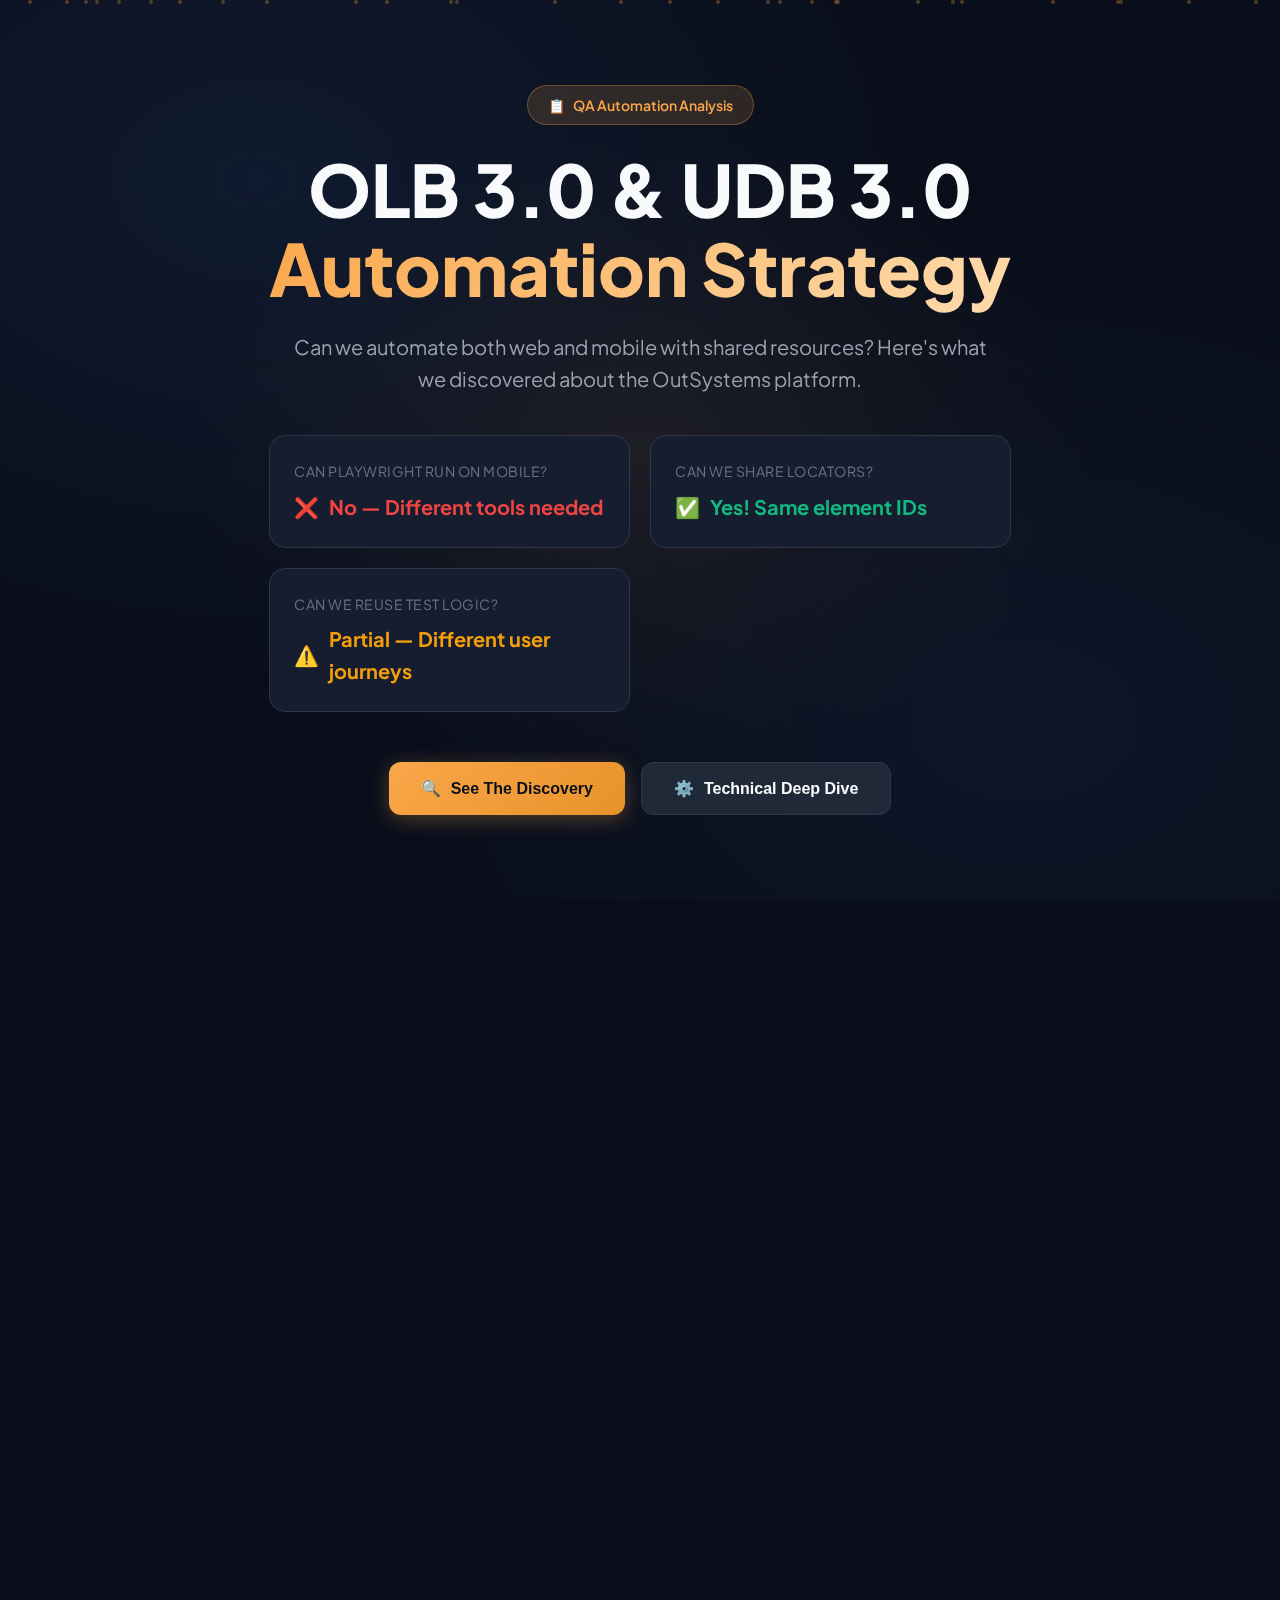
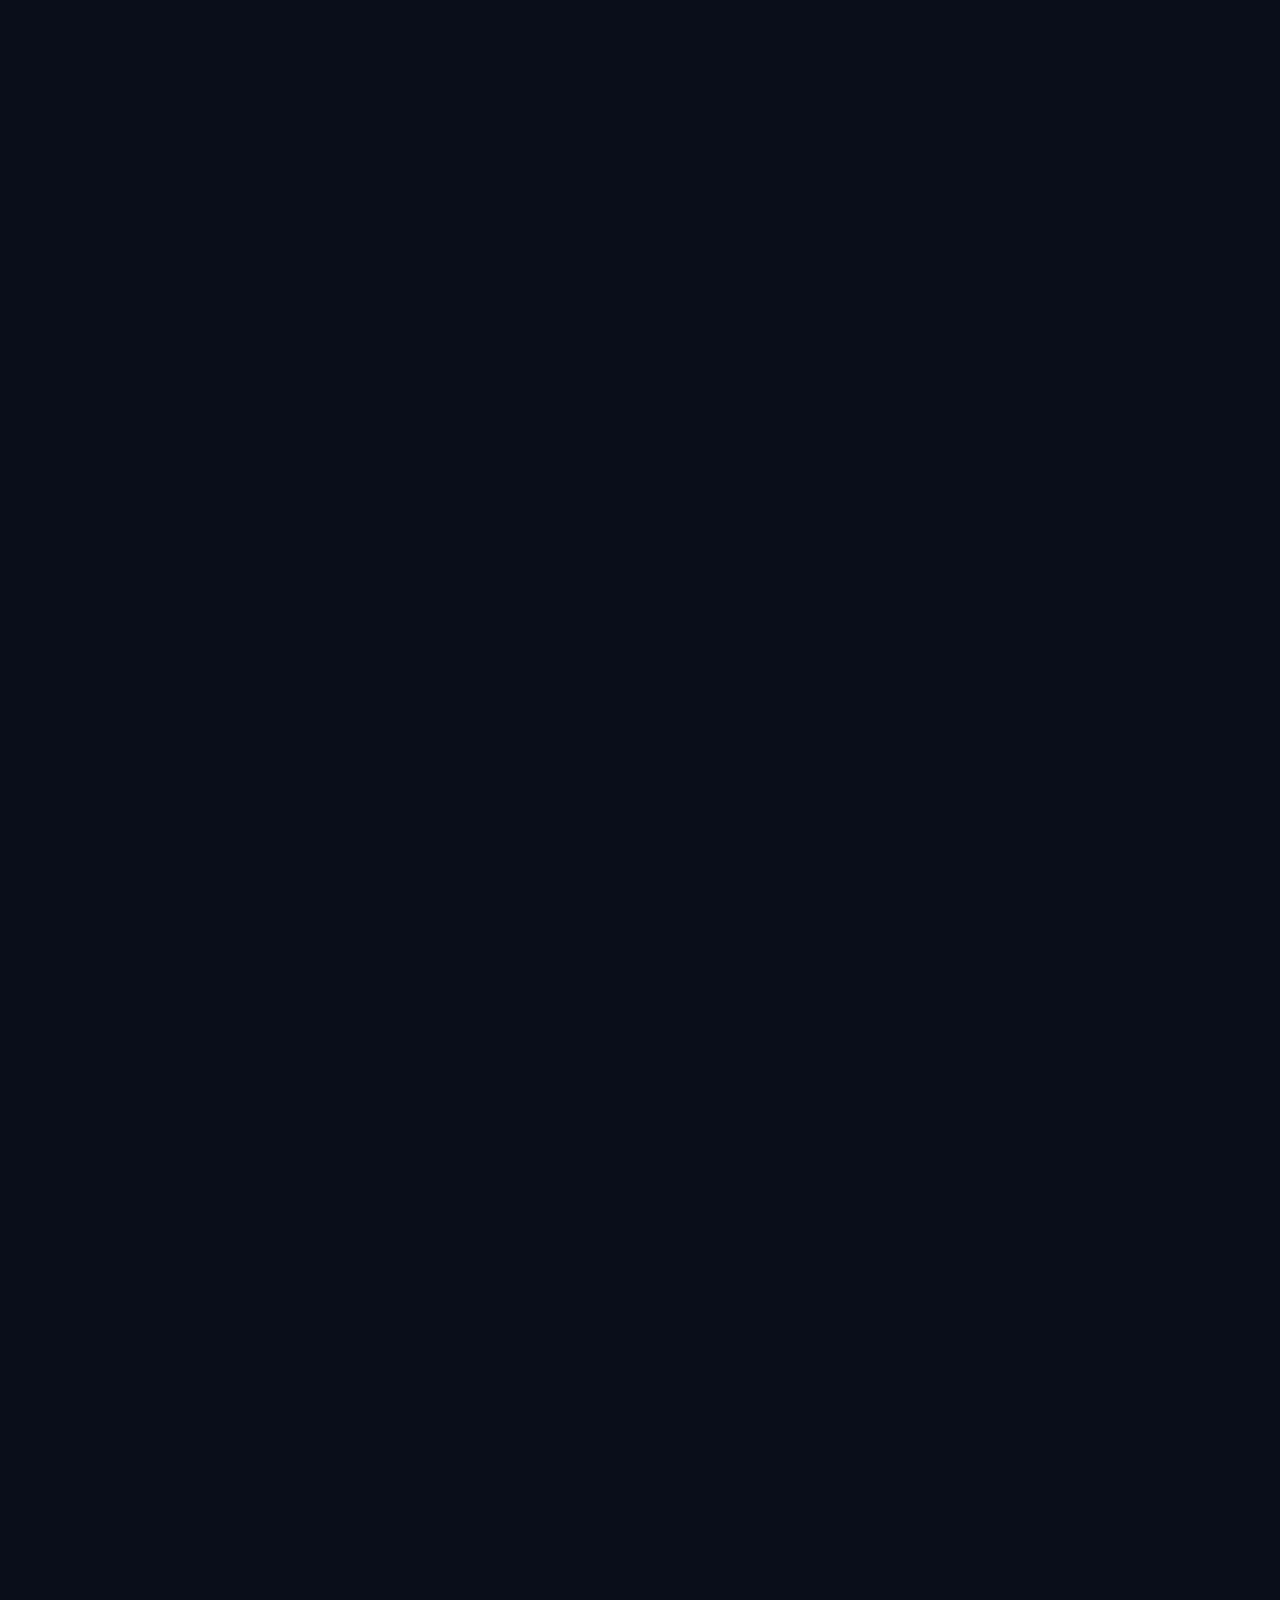
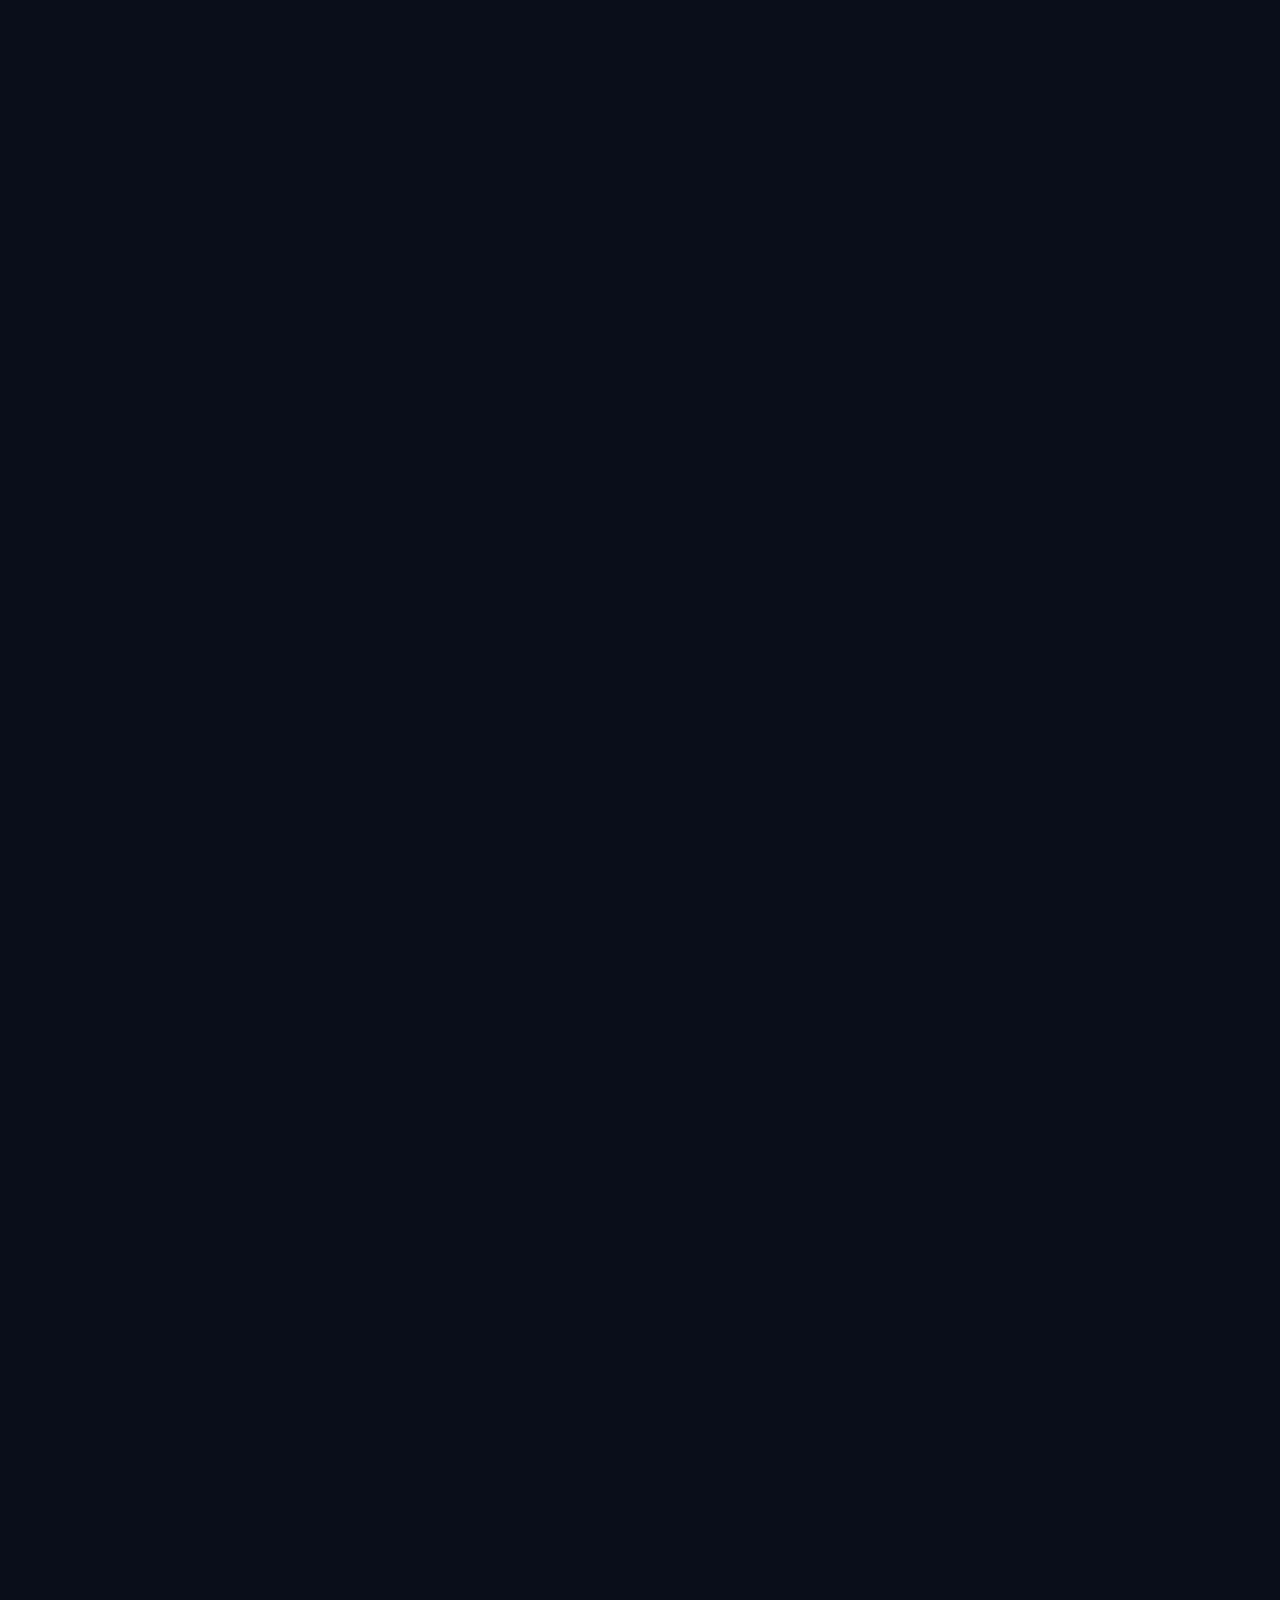
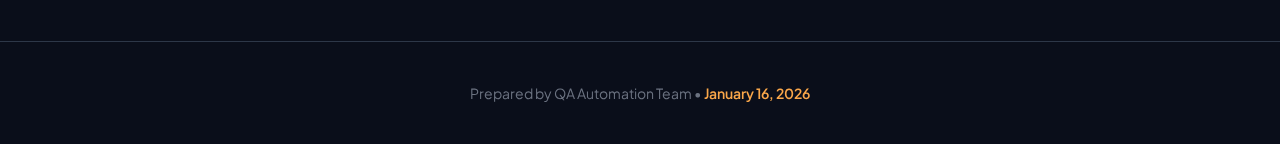
<file: Info/outsystems-automation-analysis.html>
<!DOCTYPE html>
<html lang="en">
<head>
    <meta charset="UTF-8">
    <meta name="viewport" content="width=device-width, initial-scale=1.0">
    <title>OutSystems Automation Analysis - OLB 3.0 & UDB 3.0</title>
    <link rel="preconnect" href="https://fonts.googleapis.com">
    <link rel="preconnect" href="https://fonts.gstatic.com" crossorigin>
    <link href="https://fonts.googleapis.com/css2?family=Plus+Jakarta+Sans:wght@400;500;600;700;800&family=JetBrains+Mono:wght@400;500;600&display=swap" rel="stylesheet">
    <style>
        :root {
            /* Axos Brand Colors */
            --axos-orange: #FAA74A;
            --axos-orange-light: #fdd9a8;
            --axos-orange-dark: #e8922a;
            --axos-navy: #1E3860;
            --axos-navy-dark: #152844;
            --axos-navy-light: #2a4a7a;
            
            /* UI Colors */
            --bg-primary: #0a0e1a;
            --bg-secondary: #111827;
            --bg-tertiary: #1f2937;
            --bg-card: #161d2e;
            --border-color: #2d3748;
            
            --text-primary: #f9fafb;
            --text-secondary: #9ca3af;
            --text-muted: #6b7280;
            
            /* Status Colors */
            --success: #10b981;
            --success-bg: rgba(16, 185, 129, 0.1);
            --warning: #f59e0b;
            --error: #ef4444;
            --info: #3b82f6;
        }
        
        * {
            margin: 0;
            padding: 0;
            box-sizing: border-box;
        }
        
        body {
            font-family: 'Plus Jakarta Sans', -apple-system, BlinkMacSystemFont, sans-serif;
            background: var(--bg-primary);
            color: var(--text-primary);
            line-height: 1.6;
            overflow-x: hidden;
        }
        
        /* Animated Background */
        .bg-pattern {
            position: fixed;
            top: 0;
            left: 0;
            right: 0;
            bottom: 0;
            background: 
                radial-gradient(ellipse at 20% 20%, rgba(30, 56, 96, 0.3) 0%, transparent 50%),
                radial-gradient(ellipse at 80% 80%, rgba(30, 56, 96, 0.2) 0%, transparent 50%),
                radial-gradient(ellipse at 50% 50%, rgba(250, 167, 74, 0.08) 0%, transparent 50%);
            pointer-events: none;
            z-index: 0;
        }
        
        /* Floating Particles */
        .particles {
            position: fixed;
            top: 0;
            left: 0;
            right: 0;
            bottom: 0;
            pointer-events: none;
            z-index: 0;
            overflow: hidden;
        }
        
        .particle {
            position: absolute;
            width: 4px;
            height: 4px;
            background: var(--axos-orange);
            border-radius: 50%;
            opacity: 0.3;
            animation: float 15s infinite ease-in-out;
        }
        
        @keyframes float {
            0%, 100% { transform: translateY(100vh) rotate(0deg); opacity: 0; }
            10% { opacity: 0.3; }
            90% { opacity: 0.3; }
            100% { transform: translateY(-100vh) rotate(720deg); opacity: 0; }
        }
        
        /* Navigation */
        .nav-header {
            position: fixed;
            top: 0;
            left: 0;
            right: 0;
            background: rgba(10, 14, 26, 0.95);
            backdrop-filter: blur(20px);
            border-bottom: 1px solid var(--border-color);
            z-index: 100;
            padding: 16px 24px;
            display: flex;
            justify-content: space-between;
            align-items: center;
            opacity: 0;
            transform: translateY(-100%);
            transition: all 0.3s ease;
        }
        
        .nav-header.visible {
            opacity: 1;
            transform: translateY(0);
        }
        
        .nav-logo {
            display: flex;
            align-items: center;
            gap: 12px;
            font-weight: 700;
            font-size: 18px;
        }
        
        .nav-logo span {
            color: var(--axos-orange);
        }
        
        .nav-buttons {
            display: flex;
            gap: 12px;
        }
        
        .nav-btn {
            display: flex;
            align-items: center;
            gap: 8px;
            padding: 10px 20px;
            background: var(--bg-tertiary);
            border: 1px solid var(--border-color);
            border-radius: 10px;
            color: var(--text-primary);
            font-size: 14px;
            font-weight: 600;
            cursor: pointer;
            transition: all 0.3s ease;
            text-decoration: none;
        }
        
        .nav-btn:hover {
            background: var(--axos-navy);
            border-color: var(--axos-orange);
        }
        
        .nav-btn.primary {
            background: linear-gradient(135deg, var(--axos-orange) 0%, var(--axos-orange-dark) 100%);
            border-color: var(--axos-orange);
            color: var(--bg-primary);
        }
        
        .nav-btn.primary:hover {
            box-shadow: 0 4px 20px rgba(250, 167, 74, 0.4);
            transform: translateY(-2px);
        }
        
        /* Hero Section */
        .hero {
            position: relative;
            min-height: 100vh;
            display: flex;
            align-items: center;
            justify-content: center;
            text-align: center;
            padding: 40px 20px;
            z-index: 1;
        }
        
        .hero-content {
            max-width: 1000px;
        }
        
        .hero-badge {
            display: inline-flex;
            align-items: center;
            gap: 8px;
            padding: 8px 20px;
            background: rgba(250, 167, 74, 0.15);
            border: 1px solid rgba(250, 167, 74, 0.3);
            border-radius: 50px;
            font-size: 14px;
            font-weight: 600;
            color: var(--axos-orange);
            margin-bottom: 24px;
            animation: fadeInUp 0.8s ease;
        }
        
        .hero h1 {
            font-size: clamp(42px, 7vw, 72px);
            font-weight: 800;
            line-height: 1.1;
            margin-bottom: 24px;
            animation: fadeInUp 0.8s ease 0.2s both;
        }
        
        .hero h1 .gradient-text {
            background: linear-gradient(135deg, var(--axos-orange) 0%, #fdd9a8 50%, var(--axos-orange) 100%);
            background-size: 200% auto;
            -webkit-background-clip: text;
            -webkit-text-fill-color: transparent;
            background-clip: text;
            animation: shimmerText 3s ease-in-out infinite;
        }
        
        @keyframes shimmerText {
            0% { background-position: 0% center; }
            50% { background-position: 100% center; }
            100% { background-position: 0% center; }
        }
        
        .hero p {
            font-size: 20px;
            color: var(--text-secondary);
            max-width: 700px;
            margin: 0 auto 40px;
            animation: fadeInUp 0.8s ease 0.4s both;
        }
        
        @keyframes fadeInUp {
            from {
                opacity: 0;
                transform: translateY(30px);
            }
            to {
                opacity: 1;
                transform: translateY(0);
            }
        }
        
        /* Bottom Line Cards */
        .bottom-line-grid {
            display: grid;
            grid-template-columns: repeat(auto-fit, minmax(280px, 1fr));
            gap: 20px;
            margin-bottom: 50px;
            animation: fadeInUp 0.8s ease 0.6s both;
        }
        
        .bottom-line-card {
            background: var(--bg-card);
            border: 1px solid var(--border-color);
            border-radius: 16px;
            padding: 24px;
            text-align: left;
            transition: all 0.3s ease;
        }
        
        .bottom-line-card:hover {
            border-color: var(--axos-orange);
            transform: translateY(-4px);
            box-shadow: 0 10px 40px rgba(250, 167, 74, 0.1);
        }
        
        .bottom-line-card .question {
            font-size: 14px;
            color: var(--text-muted);
            margin-bottom: 8px;
            text-transform: uppercase;
            letter-spacing: 0.5px;
        }
        
        .bottom-line-card .answer {
            font-size: 20px;
            font-weight: 700;
            display: flex;
            align-items: center;
            gap: 10px;
        }
        
        .bottom-line-card .answer.yes {
            color: var(--success);
        }
        
        .bottom-line-card .answer.partial {
            color: var(--warning);
        }
        
        .bottom-line-card .answer.no {
            color: var(--error);
        }
        
        .bottom-line-card .answer.partial {
            color: var(--warning);
        }
        
        /* CTA Buttons */
        .cta-buttons {
            display: flex;
            gap: 16px;
            justify-content: center;
            flex-wrap: wrap;
            animation: fadeInUp 0.8s ease 0.8s both;
        }
        
        .cta-btn {
            display: inline-flex;
            align-items: center;
            gap: 10px;
            padding: 16px 32px;
            border-radius: 12px;
            font-size: 16px;
            font-weight: 700;
            cursor: pointer;
            transition: all 0.3s ease;
            text-decoration: none;
            border: none;
        }
        
        .cta-btn.primary {
            background: linear-gradient(135deg, var(--axos-orange) 0%, var(--axos-orange-dark) 100%);
            color: var(--bg-primary);
            box-shadow: 0 4px 20px rgba(250, 167, 74, 0.3);
        }
        
        .cta-btn.primary:hover {
            transform: translateY(-3px);
            box-shadow: 0 8px 30px rgba(250, 167, 74, 0.5);
        }
        
        .cta-btn.secondary {
            background: var(--bg-tertiary);
            border: 1px solid var(--border-color);
            color: var(--text-primary);
        }
        
        .cta-btn.secondary:hover {
            border-color: var(--axos-orange);
            background: var(--axos-navy);
        }
        
        /* Main Content Sections */
        .main-section {
            position: relative;
            z-index: 1;
            padding: 80px 20px;
        }
        
        .section-container {
            max-width: 1200px;
            margin: 0 auto;
        }
        
        .section-header {
            text-align: center;
            margin-bottom: 60px;
        }
        
        .section-header h2 {
            font-size: 42px;
            font-weight: 800;
            margin-bottom: 16px;
        }
        
        .section-header p {
            font-size: 18px;
            color: var(--text-secondary);
            max-width: 600px;
            margin: 0 auto;
        }
        
        /* Key Discovery Section */
        .discovery-banner {
            background: linear-gradient(135deg, rgba(16, 185, 129, 0.1) 0%, rgba(30, 56, 96, 0.2) 100%);
            border: 2px solid rgba(16, 185, 129, 0.3);
            border-radius: 24px;
            padding: 40px;
            margin-bottom: 60px;
            text-align: center;
            position: relative;
            overflow: hidden;
        }
        
        .discovery-banner::before {
            content: '';
            position: absolute;
            top: -50%;
            left: -50%;
            width: 200%;
            height: 200%;
            background: radial-gradient(circle, rgba(16, 185, 129, 0.1) 0%, transparent 50%);
            animation: pulse 4s ease-in-out infinite;
        }
        
        @keyframes pulse {
            0%, 100% { transform: scale(1); opacity: 0.5; }
            50% { transform: scale(1.1); opacity: 0.8; }
        }
        
        .discovery-banner .icon {
            font-size: 48px;
            margin-bottom: 20px;
            position: relative;
        }
        
        .discovery-banner h3 {
            font-size: 28px;
            font-weight: 800;
            color: var(--success);
            margin-bottom: 16px;
            position: relative;
        }
        
        .discovery-banner p {
            font-size: 18px;
            color: var(--text-secondary);
            max-width: 700px;
            margin: 0 auto;
            position: relative;
        }
        
        /* Comparison Table */
        .comparison-section {
            margin-bottom: 60px;
        }
        
        .comparison-table {
            width: 100%;
            border-collapse: collapse;
            background: var(--bg-card);
            border-radius: 16px;
            overflow: hidden;
            border: 1px solid var(--border-color);
        }
        
        .comparison-table th,
        .comparison-table td {
            padding: 20px;
            text-align: left;
            border-bottom: 1px solid var(--border-color);
        }
        
        .comparison-table th {
            background: var(--bg-tertiary);
            font-weight: 700;
            font-size: 14px;
            text-transform: uppercase;
            letter-spacing: 0.5px;
            color: var(--text-secondary);
        }
        
        .comparison-table th:first-child {
            color: var(--axos-orange);
        }
        
        .comparison-table td {
            font-size: 15px;
        }
        
        .comparison-table tr:last-child td {
            border-bottom: none;
        }
        
        .comparison-table tr:hover td {
            background: rgba(250, 167, 74, 0.05);
        }
        
        .match-badge {
            display: inline-flex;
            align-items: center;
            gap: 6px;
            padding: 4px 12px;
            border-radius: 20px;
            font-size: 13px;
            font-weight: 600;
        }
        
        .match-badge.yes {
            background: var(--success-bg);
            color: var(--success);
        }
        
        .match-badge.close {
            background: rgba(245, 158, 11, 0.1);
            color: var(--warning);
        }
        
        /* What This Means Cards */
        .meaning-grid {
            display: grid;
            grid-template-columns: repeat(auto-fit, minmax(350px, 1fr));
            gap: 24px;
            margin-bottom: 60px;
        }
        
        .meaning-card {
            background: var(--bg-card);
            border: 1px solid var(--border-color);
            border-radius: 20px;
            padding: 32px;
            transition: all 0.4s ease;
            position: relative;
            overflow: hidden;
        }
        
        .meaning-card::before {
            content: '';
            position: absolute;
            top: 0;
            left: 0;
            right: 0;
            height: 4px;
            background: linear-gradient(90deg, var(--axos-orange), var(--axos-navy));
            transform: scaleX(0);
            transform-origin: left;
            transition: transform 0.4s ease;
        }
        
        .meaning-card:hover {
            transform: translateY(-8px);
            border-color: var(--axos-orange);
            box-shadow: 0 20px 60px rgba(250, 167, 74, 0.15);
        }
        
        .meaning-card:hover::before {
            transform: scaleX(1);
        }
        
        .meaning-icon {
            width: 64px;
            height: 64px;
            background: linear-gradient(135deg, var(--axos-navy) 0%, var(--axos-navy-dark) 100%);
            border-radius: 16px;
            display: flex;
            align-items: center;
            justify-content: center;
            font-size: 28px;
            margin-bottom: 20px;
            transition: transform 0.4s ease;
        }
        
        .meaning-card:hover .meaning-icon {
            transform: scale(1.1) rotate(-5deg);
        }
        
        .meaning-card h3 {
            font-size: 22px;
            font-weight: 700;
            margin-bottom: 12px;
        }
        
        .meaning-card p {
            color: var(--text-secondary);
            font-size: 15px;
        }
        
        .meaning-card .highlight {
            color: var(--axos-orange);
            font-weight: 600;
        }
        
        /* Effort Section */
        .effort-section {
            margin-bottom: 60px;
        }
        
        .effort-comparison {
            display: grid;
            grid-template-columns: repeat(auto-fit, minmax(300px, 1fr));
            gap: 24px;
        }
        
        .effort-card {
            background: var(--bg-card);
            border: 1px solid var(--border-color);
            border-radius: 20px;
            padding: 32px;
            text-align: center;
        }
        
        .effort-card.before {
            opacity: 0.6;
        }
        
        .effort-card.after {
            border-color: var(--success);
            background: linear-gradient(135deg, var(--bg-card) 0%, rgba(16, 185, 129, 0.1) 100%);
        }
        
        .effort-card .label {
            font-size: 14px;
            text-transform: uppercase;
            letter-spacing: 1px;
            color: var(--text-muted);
            margin-bottom: 16px;
        }
        
        .effort-card .weeks {
            font-size: 56px;
            font-weight: 800;
            margin-bottom: 8px;
        }
        
        .effort-card.before .weeks {
            color: var(--text-secondary);
            text-decoration: line-through;
        }
        
        .effort-card.after .weeks {
            color: var(--success);
        }
        
        .effort-card .suffix {
            font-size: 18px;
            color: var(--text-secondary);
        }
        
        .savings-badge {
            display: inline-flex;
            align-items: center;
            gap: 8px;
            padding: 12px 24px;
            background: var(--success-bg);
            border: 1px solid rgba(16, 185, 129, 0.3);
            border-radius: 50px;
            font-size: 18px;
            font-weight: 700;
            color: var(--success);
            margin-top: 32px;
        }
        
        /* Next Steps Timeline */
        .timeline-section {
            margin-bottom: 60px;
        }
        
        .timeline {
            position: relative;
            padding-left: 60px;
        }
        
        .timeline::before {
            content: '';
            position: absolute;
            left: 24px;
            top: 0;
            bottom: 0;
            width: 2px;
            background: linear-gradient(to bottom, var(--axos-orange), var(--axos-navy), transparent);
        }
        
        .timeline-item {
            position: relative;
            margin-bottom: 32px;
            opacity: 0;
            transform: translateX(-30px);
            transition: all 0.6s cubic-bezier(0.4, 0, 0.2, 1);
        }
        
        .timeline-item.visible {
            opacity: 1;
            transform: translateX(0);
        }
        
        .timeline-number {
            position: absolute;
            left: -60px;
            top: 0;
            width: 48px;
            height: 48px;
            background: linear-gradient(135deg, var(--axos-orange) 0%, var(--axos-orange-dark) 100%);
            border-radius: 50%;
            display: flex;
            align-items: center;
            justify-content: center;
            font-weight: 800;
            font-size: 18px;
            color: var(--bg-primary);
            box-shadow: 0 4px 20px rgba(250, 167, 74, 0.4);
        }
        
        .timeline-content {
            background: var(--bg-card);
            border: 1px solid var(--border-color);
            border-radius: 16px;
            padding: 24px;
            display: flex;
            justify-content: space-between;
            align-items: center;
            gap: 20px;
            flex-wrap: wrap;
            transition: all 0.3s ease;
        }
        
        .timeline-content:hover {
            border-color: var(--axos-orange);
        }
        
        .timeline-info h4 {
            font-size: 18px;
            font-weight: 700;
            margin-bottom: 4px;
        }
        
        .timeline-info p {
            color: var(--text-secondary);
            font-size: 14px;
        }
        
        .timeline-meta {
            text-align: right;
        }
        
        .timeline-meta .time {
            font-size: 14px;
            font-weight: 600;
            color: var(--axos-orange);
        }
        
        /* Technical Deep Dive Section */
        .technical-section {
            display: none;
            min-height: 100vh;
            padding: 100px 20px 60px;
            position: relative;
            z-index: 1;
        }
        
        .technical-section.active {
            display: block;
            animation: fadeIn 0.5s ease;
        }
        
        @keyframes fadeIn {
            from { opacity: 0; }
            to { opacity: 1; }
        }
        
        /* Code Demo */
        .code-demo {
            background: var(--bg-primary);
            border: 1px solid var(--border-color);
            border-radius: 16px;
            overflow: hidden;
            margin: 24px 0;
        }
        
        .code-header {
            display: flex;
            align-items: center;
            gap: 8px;
            padding: 12px 16px;
            background: var(--bg-tertiary);
            border-bottom: 1px solid var(--border-color);
        }
        
        .code-title {
            font-size: 13px;
            color: var(--text-muted);
            font-family: 'JetBrains Mono', monospace;
        }
        
        .code-body {
            padding: 24px;
            font-family: 'JetBrains Mono', monospace;
            font-size: 14px;
            line-height: 1.8;
            overflow-x: auto;
            white-space: pre;
        }
        
        .code-body .keyword { color: #c678dd; }
        .code-body .string { color: #98c379; }
        .code-body .comment { color: var(--text-muted); }
        .code-body .function { color: #61afef; }
        .code-body .variable { color: #e5c07b; }
        .code-body .property { color: var(--axos-orange); }
        
        /* Architecture Diagram */
        .architecture-diagram {
            background: var(--bg-card);
            border: 1px solid var(--border-color);
            border-radius: 20px;
            padding: 40px;
            margin: 40px 0;
        }
        
        .arch-flow {
            display: flex;
            flex-direction: column;
            gap: 20px;
            align-items: center;
        }
        
        .arch-box {
            background: var(--bg-tertiary);
            border: 1px solid var(--border-color);
            border-radius: 12px;
            padding: 20px 40px;
            text-align: center;
            min-width: 300px;
            transition: all 0.3s ease;
        }
        
        .arch-box:hover {
            border-color: var(--axos-orange);
            transform: scale(1.02);
        }
        
        .arch-box.highlight {
            border-color: var(--success);
            background: linear-gradient(135deg, var(--bg-tertiary) 0%, rgba(16, 185, 129, 0.1) 100%);
        }
        
        .arch-box .icon {
            font-size: 32px;
            margin-bottom: 8px;
        }
        
        .arch-box h4 {
            font-size: 16px;
            font-weight: 700;
            margin-bottom: 4px;
        }
        
        .arch-box p {
            font-size: 13px;
            color: var(--text-secondary);
        }
        
        .arch-arrow {
            font-size: 24px;
            color: var(--axos-orange);
        }
        
        .arch-split {
            display: flex;
            gap: 40px;
            justify-content: center;
            flex-wrap: wrap;
        }
        
        /* Footer */
        .footer {
            text-align: center;
            padding: 40px 20px;
            border-top: 1px solid var(--border-color);
            position: relative;
            z-index: 1;
        }
        
        .footer p {
            color: var(--text-muted);
            font-size: 14px;
        }
        
        .footer .date {
            color: var(--axos-orange);
            font-weight: 600;
        }
        
        /* Responsive */
        @media (max-width: 768px) {
            .hero h1 {
                font-size: 36px;
            }
            
            .bottom-line-grid {
                grid-template-columns: 1fr;
            }
            
            .meaning-grid {
                grid-template-columns: 1fr;
            }
            
            .effort-comparison {
                grid-template-columns: 1fr;
            }
            
            .timeline {
                padding-left: 40px;
            }
            
            .timeline-number {
                left: -40px;
                width: 36px;
                height: 36px;
                font-size: 14px;
            }
            
            .nav-header {
                padding: 12px 16px;
            }
            
            .nav-buttons {
                gap: 8px;
            }
            
            .nav-btn {
                padding: 8px 12px;
                font-size: 12px;
            }
        }
        
        /* Scroll animations */
        .fade-in-section {
            opacity: 0;
            transform: translateY(30px);
            transition: all 0.8s ease;
        }
        
        .fade-in-section.visible {
            opacity: 1;
            transform: translateY(0);
        }
        
        /* Visual Demo Styles */
        .visual-demo-container {
            background: var(--bg-card);
            border: 1px solid var(--border-color);
            border-radius: 20px;
            overflow: hidden;
        }
        
        .demo-header {
            display: flex;
            justify-content: center;
            align-items: center;
            gap: 16px;
            padding: 20px;
            background: var(--bg-tertiary);
            border-bottom: 1px solid var(--border-color);
        }
        
        .demo-btn {
            padding: 12px 24px;
            border-radius: 12px;
            font-weight: 600;
            font-size: 15px;
            cursor: pointer;
            transition: all 0.3s ease;
            border: none;
            display: flex;
            align-items: center;
            gap: 8px;
        }
        
        .demo-btn-primary {
            background: var(--axos-orange);
            color: var(--bg-primary);
        }
        
        .demo-btn-primary:hover {
            background: var(--axos-orange-dark);
            transform: scale(1.05);
        }
        
        .demo-btn-secondary {
            background: var(--bg-tertiary);
            color: var(--text-primary);
            border: 1px solid var(--border-color);
        }
        
        .demo-btn-secondary:hover {
            background: var(--bg-secondary);
        }
        
        .side-by-side {
            display: grid;
            grid-template-columns: 1fr 1fr;
            gap: 0;
        }
        
        @media (max-width: 900px) {
            .side-by-side {
                grid-template-columns: 1fr;
            }
        }
        
        .device-frame {
            padding: 30px;
            position: relative;
            display: flex;
            flex-direction: column;
            align-items: center;
        }
        
        .device-frame.web {
            background: linear-gradient(135deg, rgba(30, 56, 96, 0.3) 0%, var(--bg-secondary) 100%);
            border-right: 1px solid var(--border-color);
        }
        
        .device-frame.mobile {
            background: linear-gradient(135deg, var(--bg-secondary) 0%, rgba(30, 56, 96, 0.3) 100%);
        }
        
        .device-label {
            font-size: 14px;
            font-weight: 700;
            text-transform: uppercase;
            letter-spacing: 1px;
            color: var(--axos-orange);
            margin-bottom: 20px;
        }
        
        .browser-mockup {
            width: 100%;
            max-width: 380px;
            background: #fff;
            border-radius: 12px;
            overflow: hidden;
            box-shadow: 0 20px 60px rgba(0,0,0,0.3);
        }
        
        .browser-bar {
            background: #e5e5e5;
            padding: 10px 16px;
            display: flex;
            align-items: center;
            gap: 8px;
        }
        
        .browser-dots {
            display: flex;
            gap: 6px;
        }
        
        .browser-dots span {
            width: 10px;
            height: 10px;
            border-radius: 50%;
        }
        
        .browser-dots span:nth-child(1) { background: #ff5f57; }
        .browser-dots span:nth-child(2) { background: #febc2e; }
        .browser-dots span:nth-child(3) { background: #28c840; }
        
        .browser-url {
            flex: 1;
            background: #fff;
            padding: 6px 12px;
            border-radius: 6px;
            font-size: 11px;
            color: #666;
            font-family: 'JetBrains Mono', monospace;
        }
        
        .phone-mockup {
            width: 100%;
            max-width: 340px;
            background: #1a1a1a;
            border-radius: 40px;
            padding: 14px;
            box-shadow: 0 20px 60px rgba(0,0,0,0.4);
            overflow: visible;
        }
        
        .phone-screen {
            background: #fff;
            border-radius: 32px;
            overflow: visible;
            position: relative;
        }
        
        .phone-notch {
            background: #1a1a1a;
            width: 100px;
            height: 24px;
            border-radius: 0 0 16px 16px;
            margin: 0 auto;
        }
        
        .login-screen {
            padding: 20px;
            text-align: center;
            overflow: visible;
        }
        
        .login-screen .logo {
            font-size: 28px;
            font-weight: 800;
            color: #1E3860;
            margin: 20px 0 10px;
        }
        
        .login-screen .logo span {
            color: #FAA74A;
        }
        
        .login-screen .subtitle {
            font-size: 10px;
            color: #666;
            letter-spacing: 4px;
            margin-bottom: 20px;
        }
        
        .login-field {
            background: #f5f5f5;
            border: 2px solid #e0e0e0;
            border-radius: 8px;
            padding: 12px;
            margin: 10px 0;
            text-align: left;
            font-size: 12px;
            color: #333;
            transition: all 0.3s ease;
            position: relative;
            overflow: visible;
        }
        
        .login-field.highlight {
            border-color: var(--axos-orange);
            background: rgba(250, 167, 74, 0.1);
            box-shadow: 0 0 20px rgba(250, 167, 74, 0.3);
        }
        
        .login-field .field-label {
            font-size: 10px;
            color: #999;
            margin-bottom: 4px;
        }
        
        .login-btn {
            background: #1a1a1a;
            color: #fff;
            border: none;
            border-radius: 8px;
            padding: 12px 24px;
            width: 100%;
            margin-top: 16px;
            font-weight: 600;
            font-size: 13px;
        }
        
        .inspector-tooltip {
            position: absolute;
            background: #1a1a1a;
            color: #fff;
            padding: 12px 16px;
            border-radius: 8px;
            font-family: 'JetBrains Mono', monospace;
            font-size: 11px;
            white-space: nowrap;
            opacity: 0;
            transform: translateY(10px);
            transition: all 0.3s ease;
            z-index: 10;
            box-shadow: 0 10px 30px rgba(0,0,0,0.3);
        }
        
        .inspector-tooltip.show {
            opacity: 1;
            transform: translateY(0);
        }
        
        .inspector-tooltip::before {
            content: '';
            position: absolute;
            top: -6px;
            left: 20px;
            border-left: 6px solid transparent;
            border-right: 6px solid transparent;
            border-bottom: 6px solid #1a1a1a;
        }
        
        .inspector-tooltip .attr-name {
            color: #9cdcfe;
        }
        
        .inspector-tooltip .attr-value {
            color: #ce9178;
        }
        
        .inspector-tooltip.mobile-tooltip {
            left: 50%;
            transform: translateX(-50%) translateY(10px);
            font-size: 10px;
        }
        
        .inspector-tooltip.mobile-tooltip.show {
            transform: translateX(-50%) translateY(0);
        }
        
        .inspector-tooltip.mobile-tooltip::before {
            left: 50%;
            transform: translateX(-50%);
        }
        
        .demo-note {
            background: linear-gradient(135deg, rgba(245, 158, 11, 0.1) 0%, rgba(245, 158, 11, 0.05) 100%);
            border: 1px solid rgba(245, 158, 11, 0.3);
            border-radius: 12px;
            padding: 20px 24px;
            margin-top: 30px;
        }
        
        .demo-note-title {
            display: flex;
            align-items: center;
            gap: 10px;
            font-weight: 700;
            color: var(--warning);
            margin-bottom: 10px;
        }
        
        .demo-note p {
            color: var(--text-secondary);
            font-size: 14px;
            line-height: 1.7;
            margin: 0;
        }
        
        .demo-note a {
            color: var(--axos-orange);
            text-decoration: none;
        }
        
        .demo-note a:hover {
            text-decoration: underline;
        }
        
        /* Architecture Toggle Styles */
        .arch-toggle-container {
            display: flex;
            justify-content: center;
            gap: 12px;
            margin-bottom: 30px;
        }
        
        .arch-toggle-btn {
            display: flex;
            align-items: center;
            gap: 8px;
            padding: 14px 28px;
            background: var(--bg-tertiary);
            border: 2px solid var(--border-color);
            border-radius: 12px;
            color: var(--text-secondary);
            font-size: 15px;
            font-weight: 600;
            cursor: pointer;
            transition: all 0.3s ease;
        }
        
        .arch-toggle-btn:hover {
            border-color: var(--axos-orange);
            color: var(--text-primary);
        }
        
        .arch-toggle-btn.active {
            background: linear-gradient(135deg, var(--axos-navy) 0%, var(--axos-navy-dark) 100%);
            border-color: var(--axos-orange);
            color: var(--text-primary);
            box-shadow: 0 4px 20px rgba(250, 167, 74, 0.2);
        }
        
        .arch-option, .folder-option, .code-option {
            display: none;
            animation: fadeIn 0.4s ease;
        }
        
        .arch-option.active, .folder-option.active, .code-option.active {
            display: block;
        }
        
        /* Equal height code blocks in separate view - ROW based */
        .code-row-grid {
            display: grid;
            grid-template-columns: 1fr 1fr;
            gap: 24px;
        }
        
        .code-row-grid .code-demo {
            display: flex;
            flex-direction: column;
        }
        
        .code-row-grid .code-body {
            flex: 1;
        }
        
        @media (max-width: 900px) {
            .code-row-grid {
                grid-template-columns: 1fr;
            }
        }
        
        /* Pros/Cons Section */
        .pros-cons-section {
            margin-top: 60px;
        }
        
        .pros-cons-grid {
            display: grid;
            grid-template-columns: 1fr 1fr;
            gap: 24px;
        }
        
        @media (max-width: 900px) {
            .pros-cons-grid {
                grid-template-columns: 1fr;
            }
            
            #folder-separate > div {
                grid-template-columns: 1fr !important;
            }
        }
        
        .pros-cons-card {
            background: var(--bg-card);
            border: 2px solid var(--border-color);
            border-radius: 20px;
            padding: 28px;
            transition: all 0.3s ease;
        }
        
        .pros-cons-card.combined {
            border-color: rgba(59, 130, 246, 0.3);
        }
        
        .pros-cons-card.separate {
            border-color: rgba(16, 185, 129, 0.3);
        }
        
        .pros-cons-card:hover {
            transform: translateY(-4px);
        }
        
        .pros-cons-card.combined:hover {
            box-shadow: 0 10px 40px rgba(59, 130, 246, 0.15);
        }
        
        .pros-cons-card.separate:hover {
            box-shadow: 0 10px 40px rgba(16, 185, 129, 0.15);
        }
        
        .pros-cons-header {
            display: flex;
            align-items: center;
            gap: 12px;
            margin-bottom: 20px;
            padding-bottom: 16px;
            border-bottom: 1px solid var(--border-color);
        }
        
        .pros-cons-header .icon {
            font-size: 28px;
        }
        
        .pros-cons-header h3 {
            font-size: 20px;
            font-weight: 700;
        }
        
        .pros-cons-header.combined h3 {
            color: var(--info);
        }
        
        .pros-cons-header.separate h3 {
            color: var(--success);
        }
        
        .pros-list, .cons-list {
            margin-bottom: 20px;
        }
        
        .pros-list h4, .cons-list h4 {
            font-size: 14px;
            text-transform: uppercase;
            letter-spacing: 0.5px;
            margin-bottom: 12px;
        }
        
        .pros-list h4 {
            color: var(--success);
        }
        
        .cons-list h4 {
            color: var(--error);
        }
        
        .pros-list ul, .cons-list ul {
            list-style: none;
            padding: 0;
            margin: 0;
        }
        
        .pros-list li, .cons-list li {
            display: flex;
            align-items: flex-start;
            gap: 10px;
            margin-bottom: 10px;
            font-size: 14px;
            color: var(--text-secondary);
            line-height: 1.5;
        }
        
        .pros-list li::before {
            content: '✅';
            flex-shrink: 0;
        }
        
        .cons-list li::before {
            content: '⚠️';
            flex-shrink: 0;
        }
        
        .verdict-badge {
            display: inline-flex;
            align-items: center;
            gap: 8px;
            padding: 10px 16px;
            border-radius: 8px;
            font-size: 13px;
            font-weight: 600;
        }
        
        .verdict-badge.recommended {
            background: rgba(16, 185, 129, 0.15);
            border: 1px solid rgba(16, 185, 129, 0.3);
            color: var(--success);
        }
        
        .verdict-badge.alternative {
            background: rgba(59, 130, 246, 0.15);
            border: 1px solid rgba(59, 130, 246, 0.3);
            color: var(--info);
        }
    </style>
</head>
<body>
    <!-- Animated Background -->
    <div class="bg-pattern"></div>
    <div class="particles" id="particles"></div>
    
    <!-- Navigation -->
    <nav class="nav-header" id="nav">
        <div class="nav-logo">
            <span>🔬</span> OutSystems Analysis
        </div>
        <div class="nav-buttons">
            <button class="nav-btn" onclick="showSection('executive')">📊 Executive View</button>
            <button class="nav-btn primary" onclick="showSection('technical')">⚙️ Technical Details</button>
        </div>
    </nav>
    
    <!-- Executive Summary Section -->
    <section class="hero" id="executive">
        <div class="hero-content">
            <div class="hero-badge">
                <span>📋</span> QA Automation Analysis
            </div>
            
            <h1>
                OLB 3.0 & UDB 3.0<br>
                <span class="gradient-text">Automation Strategy</span>
            </h1>
            
            <p>
                Can we automate both web and mobile with shared resources? 
                Here's what we discovered about the OutSystems platform.
            </p>
            
            <!-- Bottom Line Up Front -->
            <div class="bottom-line-grid">
                <div class="bottom-line-card">
                    <div class="question">Can Playwright run on mobile?</div>
                    <div class="answer no">
                        <span>❌</span> No — Different tools needed
                    </div>
                </div>
                <div class="bottom-line-card">
                    <div class="question">Can we share locators?</div>
                    <div class="answer yes">
                        <span>✅</span> Yes! Same element IDs
                    </div>
                </div>
                <div class="bottom-line-card">
                    <div class="question">Can we reuse test logic?</div>
                    <div class="answer partial">
                        <span>⚠️</span> Partial — Different user journeys
                    </div>
                </div>
            </div>
            
            <div class="cta-buttons">
                <button class="cta-btn primary" onclick="scrollToSection('discovery')">
                    <span>🔍</span> See The Discovery
                </button>
                <button class="cta-btn secondary" onclick="showSection('technical')">
                    <span>⚙️</span> Technical Deep Dive
                </button>
            </div>
        </div>
    </section>
    
    <!-- Key Discovery Section -->
    <section class="main-section" id="discovery">
        <div class="section-container">
            <div class="discovery-banner fade-in-section">
                <div class="icon">🎉</div>
                <h3>Key Discovery: Shared Locators!</h3>
                <p>
                    OutSystems generates <strong>identical element IDs</strong> for both web and mobile builds. 
                    This means we can maintain <strong>one locator file</strong> that works across both platforms.
                </p>
                <p style="margin-top: 10px; font-size: 14px; color: var(--warning);">
                    <strong>⚠️ Important:</strong> While locators are shared, <strong>test scripts need separate implementations</strong> 
                    due to platform differences (browser vs. app setup, mobile-only features like biometrics, and different user journeys).
                </p>
            </div>
            
            <!-- Element Comparison - Visual Demo -->
            <div class="comparison-section fade-in-section">
                <div class="section-header">
                    <h2>See It In Action</h2>
                    <p>Watch how the same elements appear in both platforms</p>
                </div>
                
                <div class="visual-demo-container">
                    <div class="demo-header">
                        <button class="demo-btn demo-btn-primary" onclick="playElementDemo()">
                            ▶️ Play Demo
                        </button>
                        <button class="demo-btn demo-btn-secondary" onclick="resetElementDemo()">
                            🔄 Reset
                        </button>
                    </div>
                    
                    <div class="side-by-side">
                        <!-- Web Side -->
                        <div class="device-frame web">
                            <div class="device-label">🌐 Web (OLB 3.0)</div>
                            <div class="browser-mockup">
                                <div class="browser-bar">
                                    <div class="browser-dots">
                                        <span></span><span></span><span></span>
                                    </div>
                                    <div class="browser-url">axosbank-test.outsystems.app</div>
                                </div>
                                <div class="login-screen">
                                    <div class="logo">a<span>X</span>os</div>
                                    <div class="subtitle">B A N K</div>
                                    <div class="login-field" id="web-username">
                                        <div class="field-label">Login *</div>
                                        <div>Enter username</div>
                                        <div class="inspector-tooltip" id="web-username-tooltip">
                                            <span class="attr-name">id</span>=<span class="attr-value">"Input_UsernameVal"</span>
                                        </div>
                                    </div>
                                    <div class="login-field" id="web-password">
                                        <div class="field-label">Password *</div>
                                        <div>••••••••</div>
                                        <div class="inspector-tooltip" id="web-password-tooltip">
                                            <span class="attr-name">id</span>=<span class="attr-value">"Input_Password"</span>
                                        </div>
                                    </div>
                                    <button class="login-btn">Log in</button>
                                </div>
                            </div>
                        </div>
                        
                        <!-- Mobile Side -->
                        <div class="device-frame mobile">
                            <div class="device-label">📱 Mobile (UDB 3.0)</div>
                            <div class="phone-mockup">
                                <div class="phone-screen">
                                    <div class="phone-notch"></div>
                                    <div class="login-screen">
                                        <div class="logo">a<span>X</span>os</div>
                                        <div class="subtitle">B A N K</div>
                                        <div class="login-field" id="mobile-username">
                                            <div class="field-label">Login *</div>
                                            <div>Enter username</div>
                                            <div class="inspector-tooltip mobile-tooltip" id="mobile-username-tooltip">
                                                <span class="attr-name">id</span>=<span class="attr-value">"Input_UsernameVal"</span><br>
                                                <span class="attr-name">resource-id</span>=<span class="attr-value">"Input_UsernameVal"</span>
                                            </div>
                                        </div>
                                        <div class="login-field" id="mobile-password">
                                            <div class="field-label">Password *</div>
                                            <div>••••••••</div>
                                            <div class="inspector-tooltip mobile-tooltip" id="mobile-password-tooltip">
                                                <span class="attr-name">id</span>=<span class="attr-value">"Input_Password"</span><br>
                                                <span class="attr-name">resource-id</span>=<span class="attr-value">"Input_Password"</span>
                                            </div>
                                        </div>
                                        <button class="login-btn">Log in</button>
                                    </div>
                                </div>
                            </div>
                        </div>
                    </div>
                </div>
                
                <!-- Important Note -->
                <div class="demo-note">
                    <div class="demo-note-title">
                        <span>⚠️</span> Important: Some Elements Need Unique IDs
                    </div>
                    <p>
                        While most elements share identical IDs across platforms, we've identified that some elements 
                        (like the Submit button) currently lack unique identifiers — they only have text labels. 
                        We've already documented this requirement with the development team during OLB 3.0 design phase. 
                        <a href="https://bofidev.atlassian.net/wiki/spaces/CIQE/pages/3225145704562/OLB+3.0+Automation+Guideline" target="_blank">
                            View our Automation Guidelines on Confluence →
                        </a>
                    </p>
                </div>
            </div>
            
            <!-- What This Means -->
            <div class="section-header fade-in-section">
                <h2>What This Means</h2>
                <p>The practical impact for our automation strategy</p>
            </div>
            
            <div class="meaning-grid">
                <div class="meaning-card fade-in-section">
                    <div class="meaning-icon">🔗</div>
                    <h3>One Locator Library</h3>
                    <p>
                        Create locators <span class="highlight">once</span>, use them everywhere. 
                        Update one file and both web and mobile tests stay in sync.
                    </p>
                </div>
                <div class="meaning-card fade-in-section">
                    <div class="meaning-icon">⚡</div>
                    <h3>Faster Development</h3>
                    <p>
                        <span class="highlight">30-40% reduction</span> in initial effort. 
                        No need to create separate element mappings for each platform.
                    </p>
                </div>
                <div class="meaning-card fade-in-section">
                    <div class="meaning-icon">🔧</div>
                    <h3>Easier Maintenance</h3>
                    <p>
                        When UI changes, update <span class="highlight">one place</span> instead of two. 
                        Reduces long-term maintenance overhead significantly.
                    </p>
                </div>
                <div class="meaning-card fade-in-section">
                    <div class="meaning-icon">📱</div>
                    <h3>Separate Frameworks</h3>
                    <p>
                        <span class="highlight">Playwright</span> for web, <span class="highlight">Appium</span> for mobile. 
                        Same locators, different execution engines.
                    </p>
                </div>
                <div class="meaning-card fade-in-section">
                    <div class="meaning-icon">🔀</div>
                    <h3>Separate Test Scripts Required</h3>
                    <p>
                        <span class="highlight">Web</span> and <span class="highlight">Mobile</span> have different user journeys, 
                        mobile-only features (biometrics, gestures), and different startup behaviors.
                    </p>
                </div>
            </div>
            
            <!-- Recommended Approach -->
            <div class="fade-in-section" style="margin-bottom: 60px;">
                <div class="section-header">
                    <h2>Recommended Approach</h2>
                    <p>How should we organize the automation projects?</p>
                </div>
                
                <div style="display: grid; grid-template-columns: 1fr 1fr; gap: 24px;">
                    <div class="bottom-line-card" style="border: 2px solid rgba(59, 130, 246, 0.3); padding: 28px;">
                        <div style="display: flex; align-items: center; gap: 12px; margin-bottom: 16px;">
                            <span style="font-size: 28px;">🔗</span>
                            <h3 style="font-size: 20px; margin: 0;">Combined Monorepo</h3>
                        </div>
                        <p style="color: var(--text-secondary); margin-bottom: 16px; font-size: 14px;">
                            One repository containing both web and mobile automation.
                        </p>
                        <div style="font-size: 13px; color: var(--text-muted);">
                            <div style="margin-bottom: 6px;">✅ Single codebase to manage</div>
                            <div style="margin-bottom: 6px;">⚠️ Risk of messy conditional logic</div>
                            <div>⚠️ Complex CI/CD pipelines</div>
                        </div>
                    </div>
                    
                    <div class="bottom-line-card" style="border: 2px solid var(--success); padding: 28px; background: linear-gradient(135deg, var(--bg-card) 0%, rgba(16, 185, 129, 0.08) 100%);">
                        <div style="display: flex; align-items: center; gap: 12px; margin-bottom: 16px;">
                            <span style="font-size: 28px;">📦</span>
                            <h3 style="font-size: 20px; margin: 0; color: var(--success);">Separate Repos</h3>
                            <span style="background: var(--success); color: var(--bg-primary); padding: 4px 10px; border-radius: 20px; font-size: 11px; font-weight: 700;">RECOMMENDED</span>
                        </div>
                        <p style="color: var(--text-secondary); margin-bottom: 16px; font-size: 14px;">
                            Independent repos for web (OLB 3.0) and mobile (UDB 3.0) automation.
                        </p>
                        <div style="font-size: 13px; color: var(--text-muted);">
                            <div style="margin-bottom: 6px;">✅ Clean separation of concerns</div>
                            <div style="margin-bottom: 6px;">✅ Teams work independently</div>
                            <div style="margin-bottom: 6px;">✅ Simple, focused CI/CD</div>
                            <div>✅ Locators synced via shared package</div>
                        </div>
                    </div>
                </div>
                
                <div class="demo-note" style="margin-top: 24px; border-color: rgba(16, 185, 129, 0.4); background: linear-gradient(135deg, rgba(16, 185, 129, 0.1) 0%, rgba(16, 185, 129, 0.05) 100%);">
                    <div class="demo-note-title" style="color: var(--success);">
                        <span>💡</span> Why Separate?
                    </div>
                    <p style="margin: 0;">
                        While locators are shared, <strong>test flows are fundamentally different</strong>. Mobile has biometrics, gestures, 
                        and app lifecycle. Web has page loads, cookie consent, and browser handling. Combining them leads to 
                        complex "if mobile... else web..." conditions that are hard to maintain. <strong>Keep it clean — keep it separate.</strong>
                    </p>
                </div>
            </div>
            
            <!-- Effort Comparison -->
            <div class="effort-section fade-in-section">
                <div class="section-header">
                    <h2>Effort Estimate</h2>
                    <p>Building both web (OLB 3.0) and mobile (UDB 3.0) automation from scratch</p>
                </div>
                
                <!-- Effort Matrix -->
                <div class="effort-matrix">
                    <table class="comparison-table" style="text-align: center;">
                        <thead>
                            <tr>
                                <th style="text-align: left;">Approach</th>
                                <th>🧑‍💻 Manual Development</th>
                                <th style="background: linear-gradient(135deg, rgba(250, 167, 74, 0.2) 0%, rgba(250, 167, 74, 0.1) 100%);">
                                    🤖 With Cursor AI
                                </th>
                            </tr>
                        </thead>
                        <tbody>
                            <tr>
                                <td style="text-align: left;">
                                    <div style="display: flex; align-items: center; gap: 10px;">
                                        <span style="font-size: 20px;">🔗</span>
                                        <div>
                                            <strong>Combined Monorepo</strong>
                                            <div style="font-size: 12px; color: var(--text-muted);">Single repo, shared code</div>
                                        </div>
                                    </div>
                                </td>
                                <td>
                                    <div style="font-size: 28px; font-weight: 800; color: var(--text-secondary);">8-10</div>
                                    <div style="font-size: 13px; color: var(--text-muted);">weeks</div>
                                </td>
                                <td style="background: rgba(250, 167, 74, 0.05);">
                                    <div style="font-size: 28px; font-weight: 800; color: var(--axos-orange);">5-6</div>
                                    <div style="font-size: 13px; color: var(--text-muted);">weeks</div>
                                </td>
                            </tr>
                            <tr style="background: linear-gradient(135deg, rgba(16, 185, 129, 0.08) 0%, transparent 100%);">
                                <td style="text-align: left;">
                                    <div style="display: flex; align-items: center; gap: 10px;">
                                        <span style="font-size: 20px;">📦</span>
                                        <div>
                                            <strong style="color: var(--success);">Separate Repos</strong>
                                            <span style="background: var(--success); color: var(--bg-primary); padding: 2px 8px; border-radius: 10px; font-size: 10px; font-weight: 700; margin-left: 8px;">RECOMMENDED</span>
                                            <div style="font-size: 12px; color: var(--text-muted);">Independent projects, parallel work</div>
                                        </div>
                                    </div>
                                </td>
                                <td>
                                    <div style="font-size: 28px; font-weight: 800; color: var(--text-secondary);">8-10</div>
                                    <div style="font-size: 13px; color: var(--text-muted);">weeks (4-5 each, parallel)</div>
                                </td>
                                <td style="background: rgba(16, 185, 129, 0.1);">
                                    <div style="font-size: 28px; font-weight: 800; color: var(--success);">3-4</div>
                                    <div style="font-size: 13px; color: var(--text-muted);">weeks (parallel)</div>
                                </td>
                            </tr>
                        </tbody>
                    </table>
                </div>
                
                <!-- Breakdown Cards -->
                <div style="display: grid; grid-template-columns: 1fr 1fr; gap: 20px; margin-top: 24px;">
                    <div class="bottom-line-card" style="padding: 24px;">
                        <div style="display: flex; align-items: center; gap: 10px; margin-bottom: 16px;">
                            <span style="font-size: 24px;">🌐</span>
                            <strong style="font-size: 16px;">Web (OLB 3.0) — Playwright</strong>
                        </div>
                        <div style="display: flex; justify-content: space-between; font-size: 14px; margin-bottom: 8px;">
                            <span>Manual:</span>
                            <span style="font-weight: 600;">4-5 weeks</span>
                        </div>
                        <div style="display: flex; justify-content: space-between; font-size: 14px; color: var(--axos-orange);">
                            <span>With Cursor AI:</span>
                            <span style="font-weight: 600;">2-3 weeks</span>
                        </div>
                    </div>
                    <div class="bottom-line-card" style="padding: 24px;">
                        <div style="display: flex; align-items: center; gap: 10px; margin-bottom: 16px;">
                            <span style="font-size: 24px;">📱</span>
                            <strong style="font-size: 16px;">Mobile (UDB 3.0) — Appium</strong>
                        </div>
                        <div style="display: flex; justify-content: space-between; font-size: 14px; margin-bottom: 8px;">
                            <span>Manual:</span>
                            <span style="font-weight: 600;">4-5 weeks</span>
                        </div>
                        <div style="display: flex; justify-content: space-between; font-size: 14px; color: var(--axos-orange);">
                            <span>With Cursor AI:</span>
                            <span style="font-weight: 600;">2-3 weeks</span>
                        </div>
                        <div style="font-size: 11px; color: var(--text-muted); margin-top: 8px;">
                            * Existing framework can be adapted
                        </div>
                    </div>
                </div>
                
                <div style="text-align: center; margin-top: 24px;">
                    <div class="savings-badge" style="background: rgba(250, 167, 74, 0.15); border-color: rgba(250, 167, 74, 0.3); color: var(--axos-orange);">
                        <span>🤖</span> ~50% Faster with Cursor AI
                    </div>
                    <div class="savings-badge" style="margin-left: 12px;">
                        <span>⚡</span> Separate Repos = Parallel Development
                    </div>
                </div>
            </div>
            
            <!-- CTA -->
            <div style="text-align: center; margin-top: 60px;" class="fade-in-section">
                <button class="cta-btn primary" onclick="showSection('technical')">
                    <span>⚙️</span> View Technical Details
                </button>
            </div>
        </div>
    </section>
    
    <!-- Technical Deep Dive Section -->
    <section class="technical-section" id="technical">
        <div class="section-container">
            <div class="section-header">
                <h2>Technical Deep Dive</h2>
                <p>Implementation details for the engineering team</p>
            </div>
            
            <!-- Architecture -->
            <div class="architecture-diagram fade-in-section">
                <div class="section-header" style="margin-bottom: 20px;">
                    <h2 style="font-size: 28px;">🏗️ Architecture Options</h2>
                    <p style="margin-top: 10px;">Choose an approach based on team structure and maintenance preferences</p>
                </div>
                
                <!-- Architecture Toggle -->
                <div class="arch-toggle-container">
                    <button class="arch-toggle-btn" id="btn-combined" onclick="showArchitecture('combined')">
                        <span>🔗</span> Combined Monorepo
                    </button>
                    <button class="arch-toggle-btn active" id="btn-separate" onclick="showArchitecture('separate')">
                        <span>📦</span> Separate Repos
                    </button>
                </div>
                
                <!-- Combined Architecture -->
                <div id="arch-combined" class="arch-option">
                    <div class="arch-flow">
                        <div class="arch-box">
                            <div class="icon">💻</div>
                            <h4>Cursor IDE</h4>
                            <p>Single workspace for all code</p>
                        </div>
                        
                        <div class="arch-arrow">⬇️</div>
                        
                        <div class="arch-box highlight">
                            <div class="icon">📁</div>
                            <h4>Shared Locators</h4>
                            <p>login.locators.js — Works for both platforms</p>
                        </div>
                        
                        <div class="arch-arrow">⬇️</div>
                        
                        <div class="arch-split">
                            <div class="arch-box">
                                <div class="icon">🌐</div>
                                <h4>Web (Playwright)</h4>
                                <p>OLB 3.0 — Browser testing</p>
                            </div>
                            <div class="arch-box">
                                <div class="icon">📱</div>
                                <h4>Mobile (Appium)</h4>
                                <p>UDB 3.0 — Device testing</p>
                            </div>
                        </div>
                    </div>
                </div>
                
                <!-- Separate Architecture -->
                <div id="arch-separate" class="arch-option active">
                    <div class="arch-flow">
                        <div class="arch-split" style="margin-bottom: 20px;">
                            <div style="text-align: center;">
                                <div class="arch-box" style="border-color: var(--info);">
                                    <div class="icon">🌐</div>
                                    <h4>axos-web-automation</h4>
                                    <p>OLB 3.0 — Playwright</p>
                                </div>
                                <div class="arch-arrow">⬇️</div>
                                <div class="arch-box">
                                    <div class="icon">📁</div>
                                    <h4>Web Locators</h4>
                                    <p>login.locators.ts</p>
                                </div>
                                <div class="arch-arrow">⬇️</div>
                                <div class="arch-box">
                                    <div class="icon">🧪</div>
                                    <h4>Web Tests</h4>
                                    <p>Independent flows</p>
                                </div>
                            </div>
                            <div style="text-align: center;">
                                <div class="arch-box" style="border-color: var(--success);">
                                    <div class="icon">📱</div>
                                    <h4>axos-mobile-automation</h4>
                                    <p>UDB 3.0 — Appium</p>
                                </div>
                                <div class="arch-arrow">⬇️</div>
                                <div class="arch-box">
                                    <div class="icon">📁</div>
                                    <h4>Mobile Locators</h4>
                                    <p>login.locators.js</p>
                                </div>
                                <div class="arch-arrow">⬇️</div>
                                <div class="arch-box">
                                    <div class="icon">🧪</div>
                                    <h4>Mobile Tests</h4>
                                    <p>Independent flows</p>
                                </div>
                            </div>
                        </div>
                        <div class="demo-note" style="margin-top: 20px;">
                            <div class="demo-note-title">
                                <span>💡</span> Locator Sync Strategy
                            </div>
                            <p>
                                Locators can still be kept in sync via a <strong>shared npm package</strong> or 
                                <strong>git submodule</strong>, or simply copy-paste when elements change (they rarely do after initial setup).
                            </p>
                        </div>
                    </div>
                </div>
            </div>
            
            <!-- Code Examples -->
            <div class="fade-in-section">
                <div class="section-header">
                    <h2 style="font-size: 28px;">📝 Code Examples</h2>
                </div>
                
                <!-- Code Examples Toggle -->
                <div class="arch-toggle-container">
                    <button class="arch-toggle-btn" id="btn-code-combined" onclick="showCodeExamples('combined')">
                        <span>🔗</span> Combined Monorepo
                    </button>
                    <button class="arch-toggle-btn active" id="btn-code-separate" onclick="showCodeExamples('separate')">
                        <span>📦</span> Separate Repos
                    </button>
                </div>
                
                <!-- Combined Code Examples -->
                <div id="code-combined" class="code-option">
                    <h3 style="margin: 20px 0 20px; font-size: 20px;">Shared Locators File</h3>
                    <div class="code-demo">
                        <div class="code-header">
                            <div class="code-title">shared/locators/login.locators.js</div>
                        </div>
                        <div class="code-body">
<span class="comment">// Multi-platform locators with smart fallback</span>
<span class="keyword">module</span>.<span class="property">exports</span> = {
  <span class="comment">// ✅ Same across ALL platforms? Use "any" — one line!</span>
  <span class="property">username</span>: { <span class="property">any</span>: <span class="string">"#Input_UsernameVal"</span> },
  <span class="property">password</span>: { <span class="property">any</span>: <span class="string">"#Input_Password"</span> },
  
  <span class="comment">// ⚠️ Different per platform? Specify each</span>
  <span class="property">submitButton</span>: {
    <span class="property">web</span>:     <span class="string">"text=Log in"</span>,
    <span class="property">android</span>: <span class="string">"//*[contains(@text,'Log in')]"</span>,
    <span class="property">ios</span>:     <span class="string">"//*[contains(@label,'Log in')]"</span>
  }
};
                        </div>
                    </div>
                    
                    <h3 style="margin: 40px 0 20px; font-size: 20px;">Platform Detection Utility</h3>
                    <div class="code-demo">
                        <div class="code-header">
                            <div class="code-title">shared/utils/selector.js</div>
                        </div>
                        <div class="code-body">
<span class="comment">// resolve() function handles platform detection automatically</span>
<span class="keyword">function</span> <span class="function">resolve</span>(<span class="variable">entry</span>) {
  <span class="keyword">const</span> <span class="variable">pk</span> = <span class="function">platformKey</span>();  <span class="comment">// Returns 'android', 'ios', or 'web'</span>
  <span class="keyword">return</span> <span class="variable">entry</span>[<span class="variable">pk</span>] || <span class="variable">entry</span>.<span class="property">any</span>;  <span class="comment">// Falls back to 'any' if no platform match</span>
}
                        </div>
                    </div>
                    
                    <h3 style="margin: 40px 0 20px; font-size: 20px;">Web Test (Playwright)</h3>
                    <div class="code-demo">
                        <div class="code-header">
                            <div class="code-title">web/tests/login.spec.ts</div>
                        </div>
                        <div class="code-body">
<span class="keyword">import</span> { <span class="variable">test</span>, <span class="variable">expect</span> } <span class="keyword">from</span> <span class="string">'@playwright/test'</span>;
<span class="keyword">import</span> { <span class="variable">resolve</span> } <span class="keyword">from</span> <span class="string">'../../shared/utils/selector'</span>;
<span class="keyword">import</span> <span class="variable">locators</span> <span class="keyword">from</span> <span class="string">'../../shared/locators/login.locators'</span>;

<span class="function">test.describe</span>(<span class="string">'Login to OLB 3.0'</span>, () => {
  <span class="function">test</span>(<span class="string">'should login successfully'</span>, <span class="keyword">async</span> ({ <span class="variable">page</span> }) => {
    <span class="keyword">await</span> <span class="variable">page</span>.<span class="function">goto</span>(<span class="string">'https://axosbank-test.outsystems.app'</span>);
    
    <span class="keyword">await</span> <span class="variable">page</span>.<span class="function">locator</span>(<span class="function">resolve</span>(<span class="variable">locators</span>.<span class="property">username</span>)).<span class="function">fill</span>(<span class="string">'testuser'</span>);
    <span class="keyword">await</span> <span class="variable">page</span>.<span class="function">locator</span>(<span class="function">resolve</span>(<span class="variable">locators</span>.<span class="property">password</span>)).<span class="function">fill</span>(<span class="string">'password123'</span>);
    <span class="keyword">await</span> <span class="variable">page</span>.<span class="function">locator</span>(<span class="function">resolve</span>(<span class="variable">locators</span>.<span class="property">submitButton</span>)).<span class="function">click</span>();
  });
});
                        </div>
                    </div>
                    
                    <h3 style="margin: 40px 0 20px; font-size: 20px;">Mobile Test (Appium/WDIO)</h3>
                    <div class="code-demo">
                        <div class="code-header">
                            <div class="code-title">mobile/tests/login.spec.js</div>
                        </div>
                        <div class="code-body">
<span class="keyword">const</span> { <span class="variable">resolve</span> } = <span class="function">require</span>(<span class="string">'../../shared/utils/selector'</span>);
<span class="keyword">const</span> <span class="variable">locators</span> = <span class="function">require</span>(<span class="string">'../../shared/locators/login.locators'</span>);

<span class="function">describe</span>(<span class="string">'Login to UDB 3.0'</span>, () => {
  <span class="function">it</span>(<span class="string">'should login successfully'</span>, <span class="keyword">async</span> () => {
    <span class="keyword">await</span> <span class="function">$</span>(<span class="keyword">await</span> <span class="function">resolve</span>(<span class="variable">locators</span>.<span class="property">username</span>)).<span class="function">setValue</span>(<span class="string">'testuser'</span>);
    <span class="keyword">await</span> <span class="function">$</span>(<span class="keyword">await</span> <span class="function">resolve</span>(<span class="variable">locators</span>.<span class="property">password</span>)).<span class="function">setValue</span>(<span class="string">'password123'</span>);
    <span class="keyword">await</span> <span class="function">$</span>(<span class="keyword">await</span> <span class="function">resolve</span>(<span class="variable">locators</span>.<span class="property">submitButton</span>)).<span class="function">click</span>();
  });
});
                        </div>
                    </div>
                </div>
                
                <!-- Separate Repos Code Examples -->
                <div id="code-separate" class="code-option active">
                    <!-- Headers Row -->
                    <div class="code-row-grid" style="margin-bottom: 0;">
                        <h3 style="margin: 20px 0 20px; font-size: 18px; color: var(--info);">🌐 axos-web-automation</h3>
                        <h3 style="margin: 20px 0 20px; font-size: 18px; color: var(--success);">📱 axos-mobile-automation</h3>
                    </div>
                    
                    <!-- Row 1: Locators Files -->
                    <div class="code-row-grid">
                        <div class="code-demo">
                            <div class="code-header">
                                <div class="code-title">src/locators/login.locators.ts</div>
                            </div>
                            <div class="code-body">
<span class="comment">// Simple, web-focused locators</span>
<span class="keyword">export</span> <span class="keyword">const</span> <span class="variable">loginLocators</span> = {
  <span class="property">username</span>: <span class="string">'#Input_UsernameVal'</span>,
  <span class="property">password</span>: <span class="string">'#Input_Password'</span>,
  <span class="property">submitButton</span>: <span class="string">'text=Log in'</span>,
};
                            </div>
                        </div>
                        <div class="code-demo">
                            <div class="code-header">
                                <div class="code-title">src/locators/login.locators.js</div>
                            </div>
                            <div class="code-body">
<span class="comment">// Platform-specific locators (Android/iOS)</span>
<span class="keyword">module</span>.<span class="property">exports</span> = {
  <span class="property">username</span>: {
    <span class="property">android</span>: <span class="string">"~Input_UsernameVal"</span>,
    <span class="property">ios</span>: <span class="string">"~Input_UsernameVal"</span>
  },
  <span class="property">password</span>: {
    <span class="property">android</span>: <span class="string">"~Input_Password"</span>,
    <span class="property">ios</span>: <span class="string">"~Input_Password"</span>
  },
  <span class="property">submitButton</span>: {
    <span class="property">android</span>: <span class="string">"//*[@text='Log in']"</span>,
    <span class="property">ios</span>: <span class="string">"~Log in"</span>
  }
};
                            </div>
                        </div>
                    </div>
                    
                    <!-- Row 2: Test/Bizobject Files -->
                    <div class="code-row-grid" style="margin-top: 20px;">
                        <div class="code-demo">
                            <div class="code-header">
                                <div class="code-title">tests/login.spec.ts</div>
                            </div>
                            <div class="code-body">
<span class="keyword">import</span> { <span class="variable">test</span> } <span class="keyword">from</span> <span class="string">'@playwright/test'</span>;
<span class="keyword">import</span> { <span class="variable">loc</span> } <span class="keyword">from</span> <span class="string">'../src/locators/login.locators'</span>;

<span class="function">test</span>(<span class="string">'should login successfully'</span>, <span class="keyword">async</span> ({ <span class="variable">page</span> }) => {
  <span class="keyword">await</span> <span class="variable">page</span>.<span class="function">goto</span>(<span class="string">'https://olb3-test.outsystems.app'</span>);
  
  <span class="comment">// Clean — no platform detection needed!</span>
  <span class="keyword">await</span> <span class="variable">page</span>.<span class="function">locator</span>(<span class="variable">loc</span>.<span class="property">username</span>).<span class="function">fill</span>(<span class="string">'testuser'</span>);
  <span class="keyword">await</span> <span class="variable">page</span>.<span class="function">locator</span>(<span class="variable">loc</span>.<span class="property">password</span>).<span class="function">fill</span>(<span class="string">'pass123'</span>);
  <span class="keyword">await</span> <span class="variable">page</span>.<span class="function">locator</span>(<span class="variable">loc</span>.<span class="property">submitButton</span>).<span class="function">click</span>();
});
                            </div>
                        </div>
                        <div class="code-demo">
                            <div class="code-header">
                                <div class="code-title">src/bizobjects/login.js</div>
                            </div>
                            <div class="code-body">
<span class="keyword">const</span> { <span class="variable">resolve</span> } = <span class="function">require</span>(<span class="string">'../utils/selector'</span>);
<span class="keyword">const</span> <span class="variable">locators</span> = <span class="function">require</span>(<span class="string">'../locators/login.locators'</span>);

<span class="keyword">async function</span> <span class="function">login</span>({ <span class="variable">username</span>, <span class="variable">password</span> }) {
  <span class="comment">// resolve() picks android/ios automatically</span>
  <span class="keyword">const</span> <span class="variable">userSel</span> = <span class="keyword">await</span> <span class="function">resolve</span>(<span class="variable">locators</span>.<span class="property">username</span>);
  <span class="keyword">const</span> <span class="variable">passSel</span> = <span class="keyword">await</span> <span class="function">resolve</span>(<span class="variable">locators</span>.<span class="property">password</span>);
  <span class="keyword">const</span> <span class="variable">btnSel</span> = <span class="keyword">await</span> <span class="function">resolve</span>(<span class="variable">locators</span>.<span class="property">submitButton</span>);

  <span class="keyword">await</span> <span class="function">$</span>(<span class="variable">userSel</span>).<span class="function">setValue</span>(<span class="variable">username</span>);
  <span class="keyword">await</span> <span class="function">$</span>(<span class="variable">passSel</span>).<span class="function">setValue</span>(<span class="variable">password</span>);
  <span class="keyword">await</span> <span class="function">$</span>(<span class="variable">btnSel</span>).<span class="function">click</span>();
}
                            </div>
                        </div>
                    </div>
                    
                    <div class="demo-note" style="margin-top: 24px;">
                        <div class="demo-note-title">
                            <span>✅</span> Clean Separation
                        </div>
                        <p style="margin: 0;">
                            Each repo has its own locators and its own <code>resolve()</code> function. 
                            <strong>No link between repos</strong> — if a locator changes, you update both manually. 
                            But since OutSystems generates the same element IDs for both platforms, you're essentially 
                            copying the same ID values (just with different selector syntax).
                        </p>
                    </div>
                </div>
            </div>
            
            <!-- Folder Structure -->
            <div class="fade-in-section">
                <div class="section-header" style="margin-top: 60px;">
                    <h2 style="font-size: 28px;">📁 Folder Structure</h2>
                </div>
                
                <!-- Folder Structure Toggle -->
                <div class="arch-toggle-container">
                    <button class="arch-toggle-btn" id="btn-folder-combined" onclick="showFolderStructure('combined')">
                        <span>🔗</span> Combined Monorepo
                    </button>
                    <button class="arch-toggle-btn active" id="btn-folder-separate" onclick="showFolderStructure('separate')">
                        <span>📦</span> Separate Repos
                    </button>
                </div>
                
                <!-- Combined Folder Structure -->
                <div id="folder-combined" class="folder-option">
                    <div class="code-demo">
                        <div class="code-header">
                            <div class="code-title">axos-automation/</div>
                        </div>
                        <div class="code-body">
<span class="string">📁 axos-automation/</span>
│
├── <span class="string">📁 shared/</span>                     <span class="comment">← SHARED ACROSS BOTH</span>
│   ├── 📁 locators/
│   │   ├── login.locators.js
│   │   ├── accounts.locators.js
│   │   └── transfers.locators.js
│   └── 📁 test-data/
│       └── users.json
│
├── <span class="string">📁 web/</span>                        <span class="comment">← PLAYWRIGHT (OLB 3.0)</span>
│   ├── playwright.config.ts
│   ├── package.json
│   └── 📁 tests/
│       ├── login.spec.ts
│       └── transfers.spec.ts
│
├── <span class="string">📁 mobile/</span>                     <span class="comment">← APPIUM/WDIO (UDB 3.0)</span>
│   ├── wdio.conf.js
│   ├── package.json
│   └── 📁 tests/
│       ├── login.spec.js
│       └── transfers.spec.js
│
├── package.json                   <span class="comment">← Root scripts</span>
└── README.md
                        </div>
                    </div>
                </div>
                
                <!-- Separate Folder Structures -->
                <div id="folder-separate" class="folder-option active">
                    <div style="display: grid; grid-template-columns: 1fr 1fr; gap: 20px;">
                        <div class="code-demo">
                            <div class="code-header">
                                <div class="code-title" style="color: var(--info);">🌐 axos-web-automation/</div>
                            </div>
                            <div class="code-body">
<span class="string">📁 axos-web-automation/</span>
│
├── <span class="string">📁 src/</span>
│   ├── 📁 locators/
│   │   ├── login.locators.ts
│   │   ├── accounts.locators.ts
│   │   └── transfers.locators.ts
│   ├── 📁 pages/
│   │   ├── LoginPage.ts
│   │   └── TransfersPage.ts
│   └── 📁 utils/
│       └── helpers.ts
│
├── <span class="string">📁 tests/</span>
│   ├── login.spec.ts
│   ├── transfers.spec.ts
│   └── accounts.spec.ts
│
├── playwright.config.ts
├── package.json
└── README.md
                            </div>
                        </div>
                        <div class="code-demo">
                            <div class="code-header">
                                <div class="code-title" style="color: var(--success);">📱 axos-mobile-automation/</div>
                            </div>
                            <div class="code-body">
<span class="string">📁 axos-mobile-automation/</span>
│
├── <span class="string">📁 src/</span>
│   ├── 📁 locators/
│   │   ├── login.locators.js
│   │   ├── accounts.locators.js
│   │   └── transfers.locators.js
│   ├── 📁 screens/
│   │   ├── LoginScreen.js
│   │   └── TransfersScreen.js
│   └── 📁 utils/
│       └── helpers.js
│
├── <span class="string">📁 tests/</span>
│   ├── login.spec.js
│   ├── transfers.spec.js
│   └── biometrics.spec.js  <span class="comment">← Mobile-only!</span>
│
├── wdio.conf.js
├── package.json
└── README.md
                            </div>
                        </div>
                    </div>
                </div>
            </div>
            
            <!-- Parallel Execution -->
            <div class="fade-in-section">
                <div class="section-header" style="margin-top: 60px;">
                    <h2 style="font-size: 28px;">🔄 Parallel Execution Comparison</h2>
                </div>
                
                <!-- Current vs New -->
                <table class="comparison-table">
                    <thead>
                        <tr>
                            <th>Platform</th>
                            <th>Current State</th>
                            <th>With Playwright/New Setup</th>
                        </tr>
                    </thead>
                    <tbody>
                        <tr>
                            <td><strong>TestIM (Grid)</strong></td>
                            <td>75 parallel slots, no query system</td>
                            <td><span style="color: var(--text-muted);">N/A (being replaced)</span></td>
                        </tr>
                        <tr>
                            <td><strong>TestIM (Own Servers)</strong></td>
                            <td>1 test at a time 😬</td>
                            <td><span style="color: var(--text-muted);">N/A</span></td>
                        </tr>
                        <tr>
                            <td><strong>Playwright (Web)</strong></td>
                            <td>—</td>
                            <td><span class="match-badge yes">✅ Parallel by default + sharding</span></td>
                        </tr>
                        <tr>
                            <td><strong>BrowserStack (Mobile)</strong></td>
                            <td><span class="match-badge yes">✅ Already configured</span></td>
                            <td><span class="match-badge yes">✅ Continues as-is</span></td>
                        </tr>
                    </tbody>
                </table>
                
                <!-- Playwright Parallel Details -->
                <div style="margin-top: 40px;">
                    <h3 style="font-size: 20px; margin-bottom: 20px;">⚡ Playwright Parallel Execution — The Real Numbers</h3>
                    
                    <div class="meaning-grid" style="grid-template-columns: repeat(3, 1fr);">
                        <div class="meaning-card">
                            <div class="meaning-icon">💻</div>
                            <h3>Local (Your Laptop)</h3>
                            <p style="font-size: 24px; font-weight: 700; color: var(--axos-orange); margin: 10px 0;">4-8 parallel</p>
                            <p style="font-size: 13px; color: var(--text-muted);">Depends on CPU cores & RAM</p>
                        </div>
                        
                        <div class="meaning-card">
                            <div class="meaning-icon">🖥️</div>
                            <h3>CI Server</h3>
                            <p style="font-size: 24px; font-weight: 700; color: var(--axos-orange); margin: 10px 0;">10-20 parallel</p>
                            <p style="font-size: 13px; color: var(--text-muted);">Based on server specs</p>
                        </div>
                        
                        <div class="meaning-card">
                            <div class="meaning-icon">☁️</div>
                            <h3>BrowserStack Web</h3>
                            <p style="font-size: 24px; font-weight: 700; color: var(--axos-orange); margin: 10px 0;">Plan-based</p>
                            <p style="font-size: 13px; color: var(--text-muted);">5, 25, 50+ slots per plan</p>
                        </div>
                    </div>
                    
                    <div class="demo-note" style="margin-top: 24px;">
                        <div class="demo-note-title">
                            <span>✅</span> What Playwright Actually Gives You
                        </div>
                        <p style="margin-bottom: 8px;">
                            <strong>Local Execution:</strong> Opens multiple browser instances in parallel. Default is half your CPU cores (configurable).
                        </p>
                        <p style="margin-bottom: 8px;">
                            <strong>Built-in Sharding:</strong> Split tests across multiple CI machines for even faster runs.
                        </p>
                        <p style="margin-bottom: 0;">
                            <strong>Free & Open Source:</strong> No licensing costs unlike TestIM subscription.
                        </p>
                    </div>
                </div>
            </div>
            
            <!-- Pros/Cons Comparison -->
            <div class="pros-cons-section fade-in-section">
                <div class="section-header">
                    <h2 style="font-size: 28px;">⚖️ Combined vs Separate — Pros & Cons</h2>
                    <p>Which approach fits your team best?</p>
                </div>
                
                <div class="pros-cons-grid">
                    <!-- Combined Monorepo -->
                    <div class="pros-cons-card combined">
                        <div class="pros-cons-header combined">
                            <span class="icon">🔗</span>
                            <h3>Combined Monorepo</h3>
                        </div>
                        
                        <div class="pros-list">
                            <h4>Pros</h4>
                            <ul>
                                <li>Single repo to clone and manage</li>
                                <li>Shared locators are truly shared (same files)</li>
                                <li>One PR can update both platforms</li>
                                <li>Easier to enforce consistent coding standards</li>
                            </ul>
                        </div>
                        
                        <div class="cons-list">
                            <h4>Cons</h4>
                            <ul>
                                <li>Risk of "if mobile... else web..." conditionals in shared code</li>
                                <li>CI/CD pipeline complexity — must handle both platforms</li>
                                <li>Larger repo size, longer clone times</li>
                                <li>Changes to one platform can accidentally break the other</li>
                                <li>Team members may need to understand both frameworks</li>
                            </ul>
                        </div>
                        
                        <div class="verdict-badge alternative">
                            <span>📋</span> Good for small teams with full-stack QA
                        </div>
                    </div>
                    
                    <!-- Separate Repos -->
                    <div class="pros-cons-card separate">
                        <div class="pros-cons-header separate">
                            <span class="icon">📦</span>
                            <h3>Separate Repos</h3>
                        </div>
                        
                        <div class="pros-list">
                            <h4>Pros</h4>
                            <ul>
                                <li>Clean separation — no platform conditionals in test flows</li>
                                <li>Independent CI/CD pipelines (simpler)</li>
                                <li>Teams can work independently without conflicts</li>
                                <li>Each repo is focused and easier to understand</li>
                                <li>Mobile-only features (biometrics, gestures) stay isolated</li>
                            </ul>
                        </div>
                        
                        <div class="cons-list">
                            <h4>Cons</h4>
                            <ul>
                                <li>Locator changes need to be synced manually (or via npm package)</li>
                                <li>Two repos to maintain, two PRs for shared changes</li>
                                <li>Potential for locators to drift out of sync</li>
                            </ul>
                        </div>
                        
                        <div class="verdict-badge recommended">
                            <span>⭐</span> Recommended for clarity and maintainability
                        </div>
                    </div>
                </div>
                
                <!-- Bottom Line -->
                <div class="demo-note" style="margin-top: 30px; border-color: rgba(16, 185, 129, 0.4); background: linear-gradient(135deg, rgba(16, 185, 129, 0.1) 0%, rgba(16, 185, 129, 0.05) 100%);">
                    <div class="demo-note-title" style="color: var(--success);">
                        <span>💡</span> Our Recommendation
                    </div>
                    <p style="margin-bottom: 12px;">
                        <strong>Go with Separate Repos.</strong> While sharing locators is valuable, the test flows between 
                        web and mobile are fundamentally different. Trying to share flow logic leads to messy conditionals like:
                    </p>
                    <div class="code-demo" style="margin: 16px 0;">
                        <div class="code-body" style="padding: 16px; font-size: 13px;">
<span class="comment">// ❌ This is what we want to AVOID:</span>
<span class="keyword">if</span> (<span class="variable">platform</span> === <span class="string">'mobile'</span>) {
  <span class="keyword">await</span> <span class="function">handleBiometricPrompt</span>();
  <span class="keyword">await</span> <span class="function">swipeToRefresh</span>();
} <span class="keyword">else</span> {
  <span class="keyword">await</span> <span class="function">waitForPageLoad</span>();
  <span class="keyword">await</span> <span class="function">handleCookieConsent</span>();
}
                        </div>
                    </div>
                    <p style="margin-bottom: 0;">
                        Keep locators in sync via a <strong>shared npm package</strong> or simple copy when elements change. 
                        The locators rarely change after initial setup — it's the flows that diverge.
                    </p>
                </div>
            </div>
            
            <!-- Back Button -->
            <div style="text-align: center; margin-top: 60px;" class="fade-in-section">
                <button class="cta-btn secondary" onclick="showSection('executive')">
                    <span>←</span> Back to Executive Summary
                </button>
            </div>
        </div>
    </section>
    
    <!-- Footer -->
    <footer class="footer">
        <p>
            Prepared by QA Automation Team • <span class="date">January 16, 2026</span>
        </p>
    </footer>
    
    <script>
        // Create floating particles
        function createParticles() {
            const container = document.getElementById('particles');
            for (let i = 0; i < 30; i++) {
                const particle = document.createElement('div');
                particle.className = 'particle';
                particle.style.left = Math.random() * 100 + '%';
                particle.style.animationDelay = Math.random() * 15 + 's';
                particle.style.animationDuration = (10 + Math.random() * 10) + 's';
                container.appendChild(particle);
            }
        }
        
        createParticles();
        
        // Navigation visibility
        let lastScroll = 0;
        window.addEventListener('scroll', () => {
            const nav = document.getElementById('nav');
            const currentScroll = window.pageYOffset;
            
            if (currentScroll > 100) {
                nav.classList.add('visible');
            } else {
                nav.classList.remove('visible');
            }
            
            lastScroll = currentScroll;
            
            // Fade in sections
            document.querySelectorAll('.fade-in-section').forEach(section => {
                const rect = section.getBoundingClientRect();
                if (rect.top < window.innerHeight * 0.85) {
                    section.classList.add('visible');
                }
            });
            
            // Timeline items
            document.querySelectorAll('.timeline-item').forEach((item, index) => {
                const rect = item.getBoundingClientRect();
                if (rect.top < window.innerHeight * 0.85) {
                    setTimeout(() => {
                        item.classList.add('visible');
                    }, index * 100);
                }
            });
        });
        
        // Trigger initial check
        window.dispatchEvent(new Event('scroll'));
        
        // Section switching
        function showSection(section) {
            const executive = document.getElementById('executive');
            const discovery = document.getElementById('discovery');
            const technical = document.getElementById('technical');
            
            if (section === 'executive') {
                executive.style.display = 'flex';
                discovery.style.display = 'block';
                technical.classList.remove('active');
                window.scrollTo({ top: 0, behavior: 'smooth' });
            } else if (section === 'technical') {
                executive.style.display = 'none';
                discovery.style.display = 'none';
                technical.classList.add('active');
                window.scrollTo({ top: 0, behavior: 'smooth' });
                
                // Trigger fade-in for technical section
                setTimeout(() => {
                    document.querySelectorAll('.technical-section .fade-in-section').forEach(section => {
                        section.classList.add('visible');
                    });
                }, 100);
            }
        }
        
        // Smooth scroll to section
        function scrollToSection(id) {
            const element = document.getElementById(id);
            if (element) {
                element.scrollIntoView({ behavior: 'smooth' });
            }
        }
        
        // Element Demo Animation
        let elementDemoTimeout = [];
        
        function playElementDemo() {
            resetElementDemo();
            
            // Step 1: Highlight username fields
            elementDemoTimeout.push(setTimeout(() => {
                document.getElementById('web-username').classList.add('highlight');
                document.getElementById('mobile-username').classList.add('highlight');
            }, 500));
            
            // Step 2: Show username tooltips
            elementDemoTimeout.push(setTimeout(() => {
                document.getElementById('web-username-tooltip').classList.add('show');
                document.getElementById('mobile-username-tooltip').classList.add('show');
            }, 1000));
            
            // Step 3: Hide username tooltips
            elementDemoTimeout.push(setTimeout(() => {
                document.getElementById('web-username-tooltip').classList.remove('show');
                document.getElementById('mobile-username-tooltip').classList.remove('show');
            }, 3500));
            
            // Step 4: Remove username highlight
            elementDemoTimeout.push(setTimeout(() => {
                document.getElementById('web-username').classList.remove('highlight');
                document.getElementById('mobile-username').classList.remove('highlight');
            }, 4000));
            
            // Step 5: Highlight password fields
            elementDemoTimeout.push(setTimeout(() => {
                document.getElementById('web-password').classList.add('highlight');
                document.getElementById('mobile-password').classList.add('highlight');
            }, 4500));
            
            // Step 6: Show password tooltips
            elementDemoTimeout.push(setTimeout(() => {
                document.getElementById('web-password-tooltip').classList.add('show');
                document.getElementById('mobile-password-tooltip').classList.add('show');
            }, 5000));
            
            // Step 7: Hide password tooltips
            elementDemoTimeout.push(setTimeout(() => {
                document.getElementById('web-password-tooltip').classList.remove('show');
                document.getElementById('mobile-password-tooltip').classList.remove('show');
            }, 7500));
            
            // Step 8: Remove password highlight
            elementDemoTimeout.push(setTimeout(() => {
                document.getElementById('web-password').classList.remove('highlight');
                document.getElementById('mobile-password').classList.remove('highlight');
            }, 8000));
        }
        
        function resetElementDemo() {
            // Clear all timeouts
            elementDemoTimeout.forEach(t => clearTimeout(t));
            elementDemoTimeout = [];
            
            // Remove all highlights and tooltips
            document.querySelectorAll('.login-field').forEach(el => el.classList.remove('highlight'));
            document.querySelectorAll('.inspector-tooltip').forEach(el => el.classList.remove('show'));
        }
        
        // Architecture toggle
        function showArchitecture(type) {
            // Update buttons
            document.getElementById('btn-combined').classList.remove('active');
            document.getElementById('btn-separate').classList.remove('active');
            document.getElementById('btn-' + type).classList.add('active');
            
            // Update content
            document.getElementById('arch-combined').classList.remove('active');
            document.getElementById('arch-separate').classList.remove('active');
            document.getElementById('arch-' + type).classList.add('active');
        }
        
        // Folder structure toggle
        function showFolderStructure(type) {
            // Update buttons
            document.getElementById('btn-folder-combined').classList.remove('active');
            document.getElementById('btn-folder-separate').classList.remove('active');
            document.getElementById('btn-folder-' + type).classList.add('active');
            
            // Update content
            document.getElementById('folder-combined').classList.remove('active');
            document.getElementById('folder-separate').classList.remove('active');
            document.getElementById('folder-' + type).classList.add('active');
        }
        
        // Code examples toggle
        function showCodeExamples(type) {
            // Update buttons
            document.getElementById('btn-code-combined').classList.remove('active');
            document.getElementById('btn-code-separate').classList.remove('active');
            document.getElementById('btn-code-' + type).classList.add('active');
            
            // Update content
            document.getElementById('code-combined').classList.remove('active');
            document.getElementById('code-separate').classList.remove('active');
            document.getElementById('code-' + type).classList.add('active');
        }
    </script>
</body>
</html>
</file>
